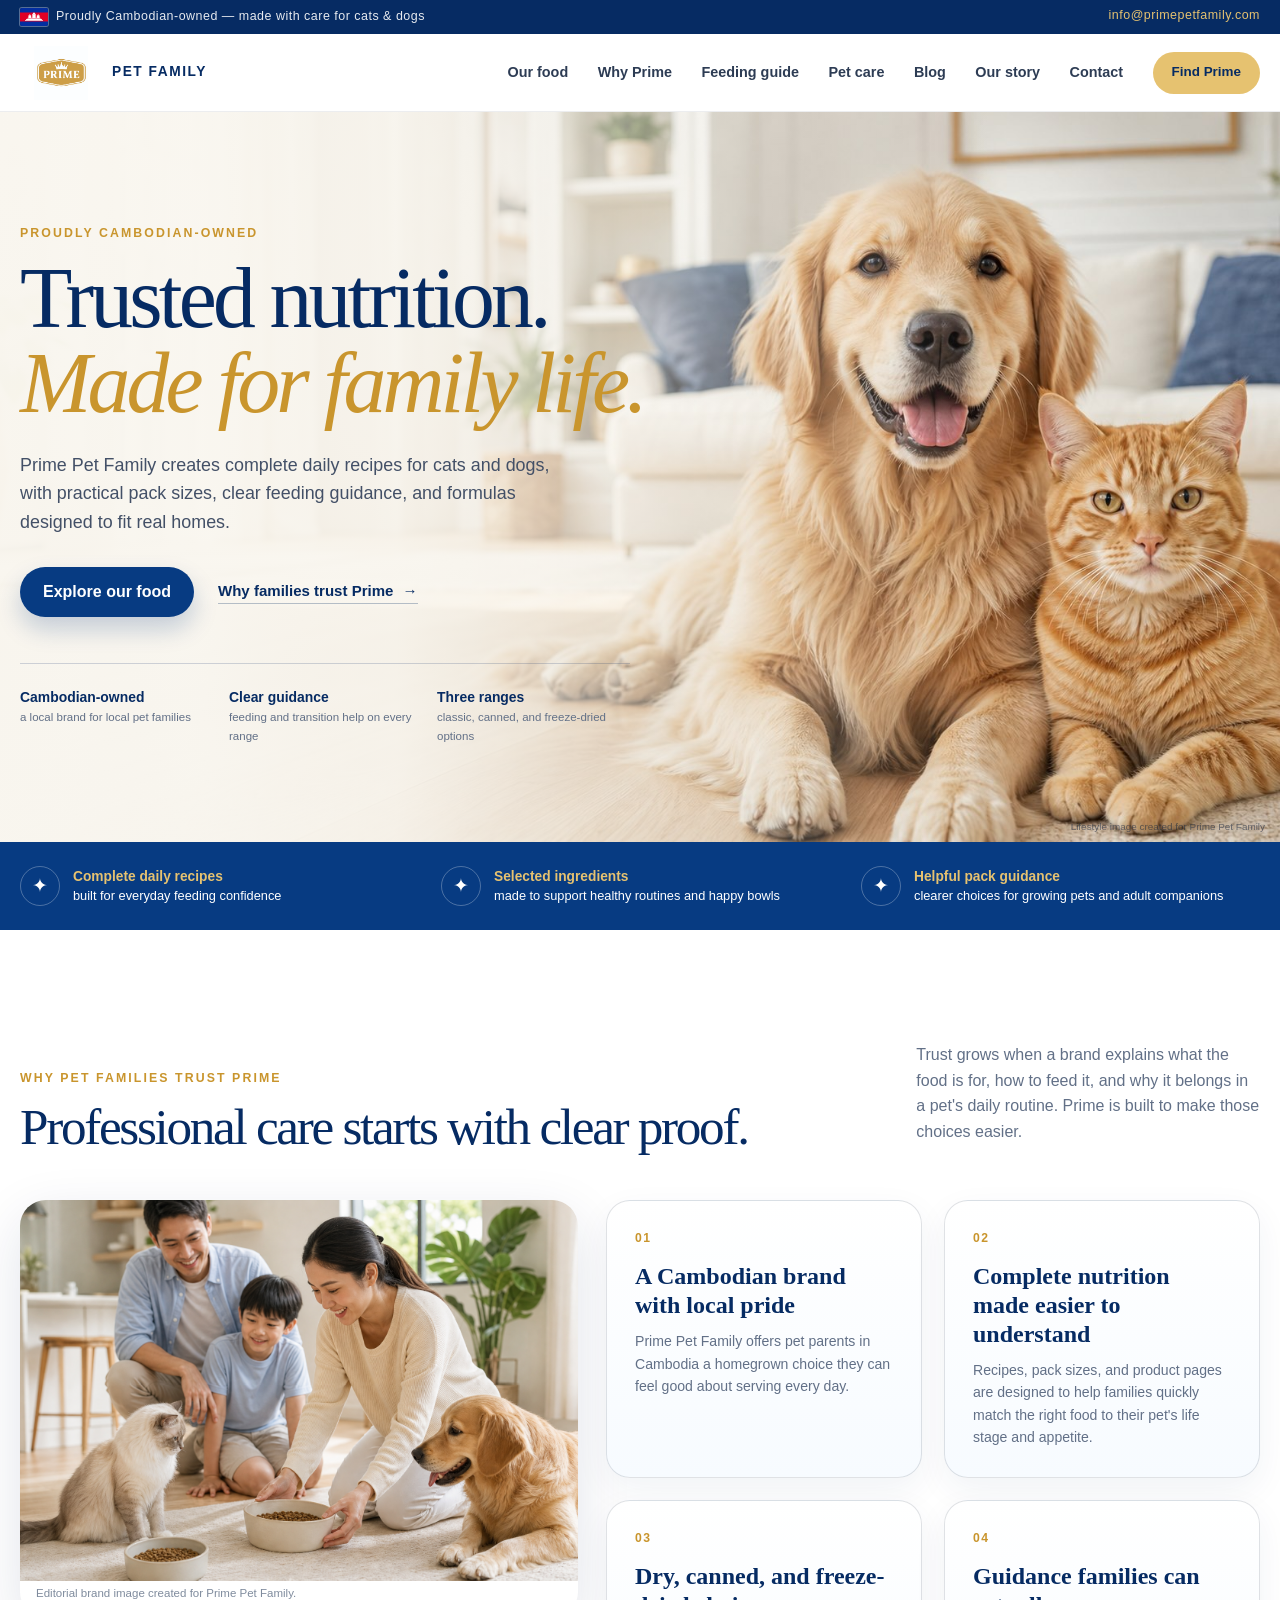
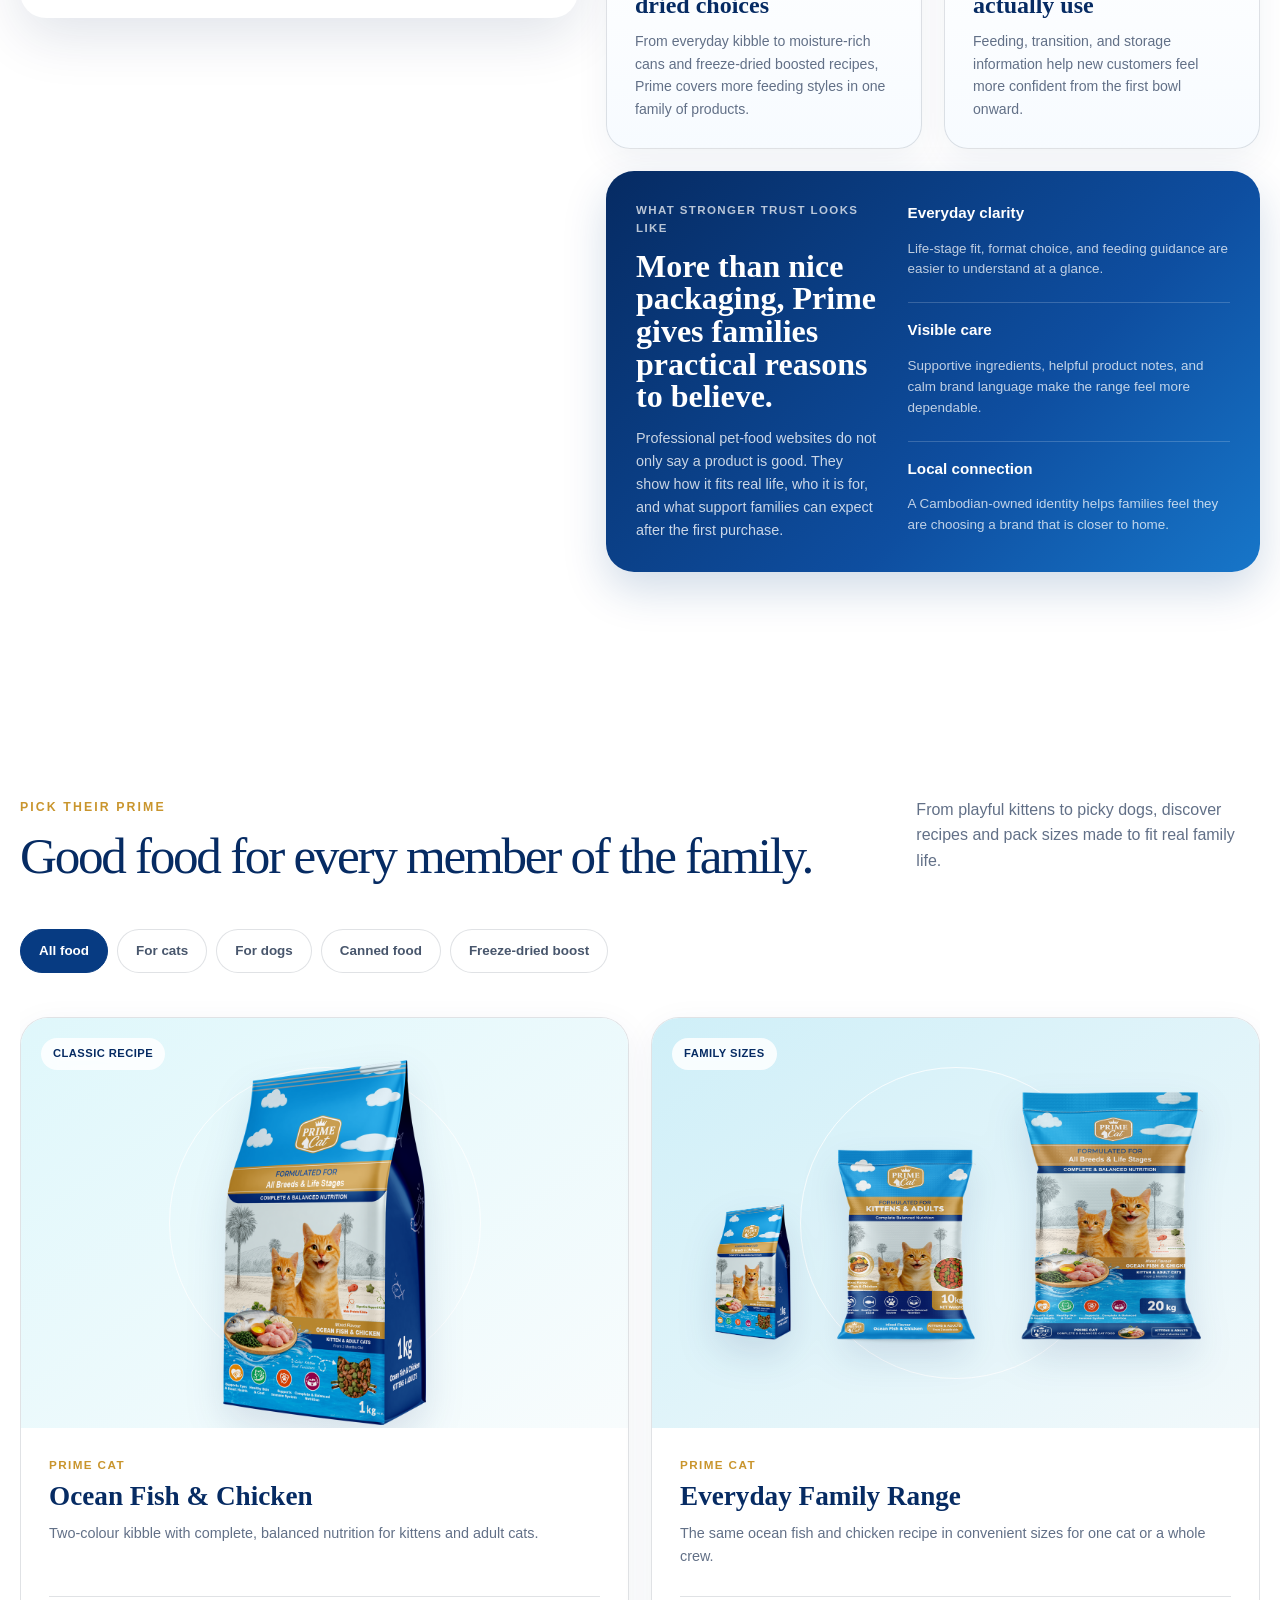
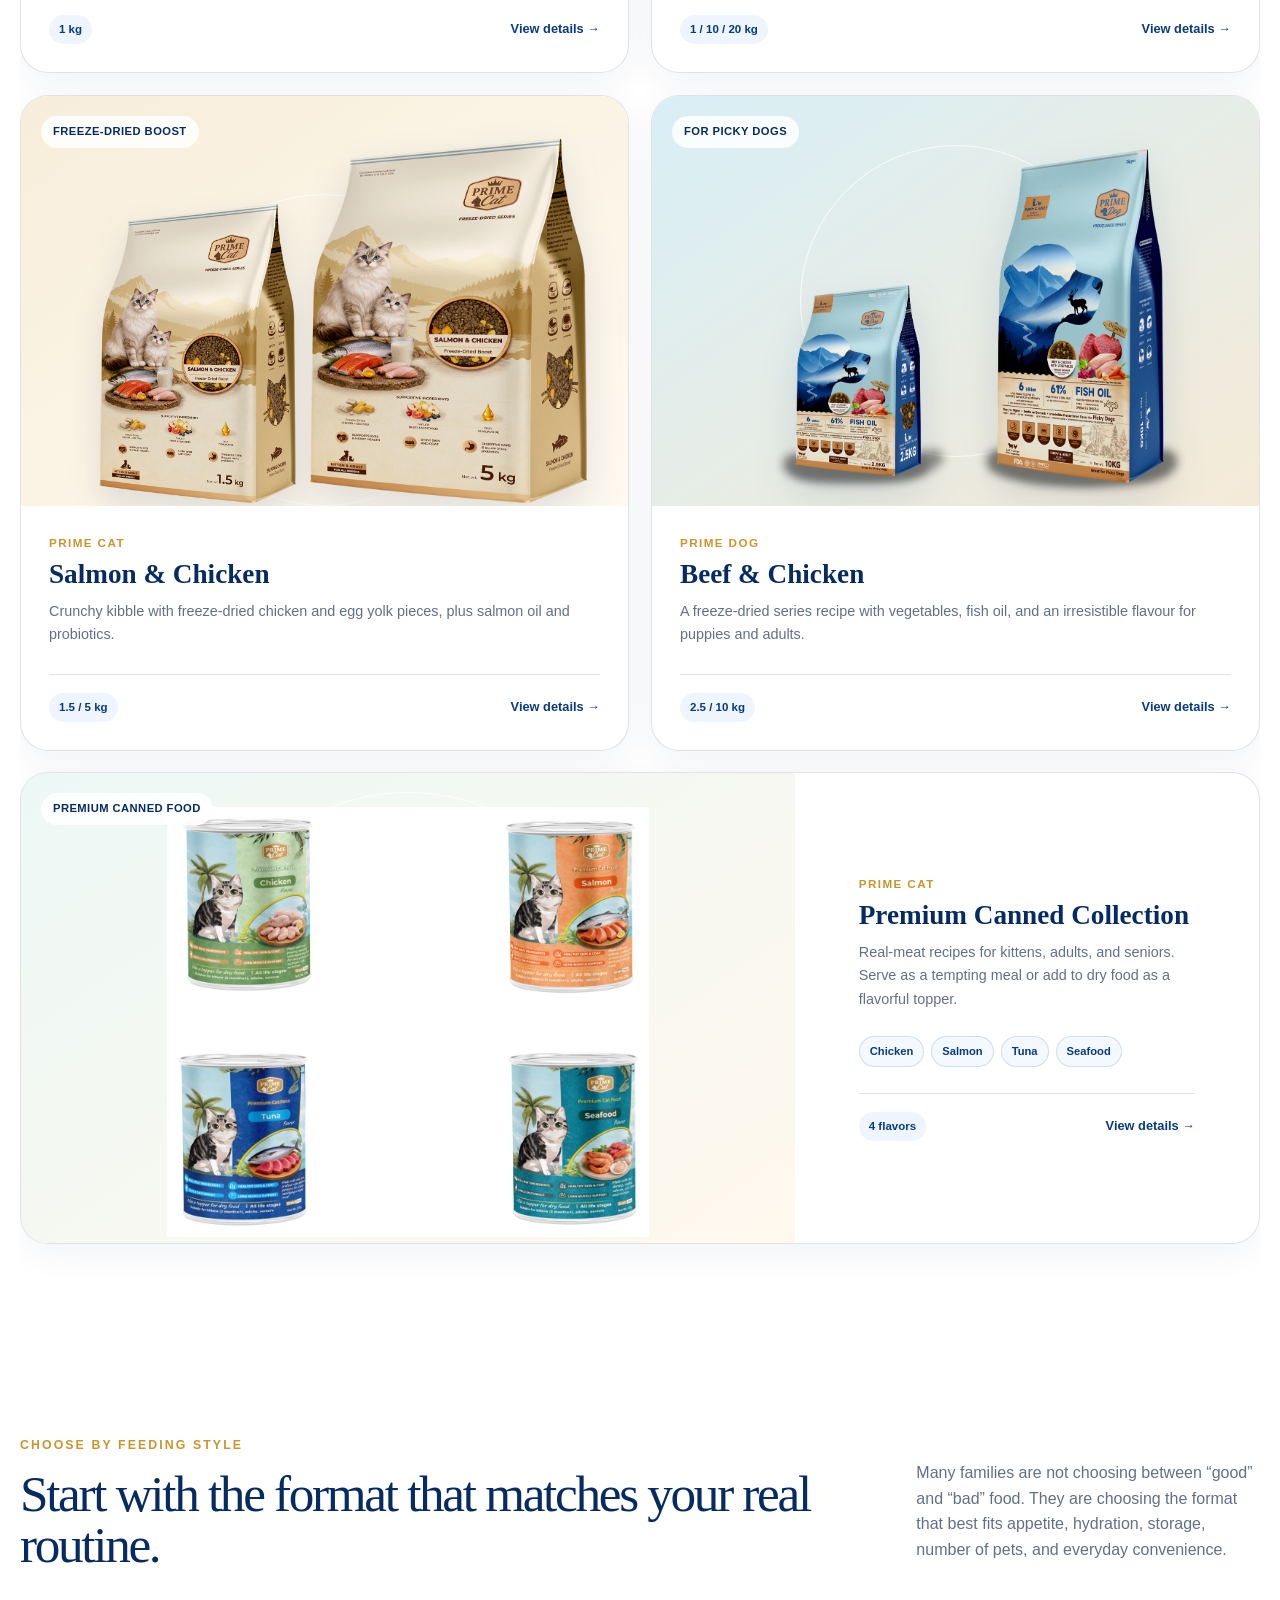
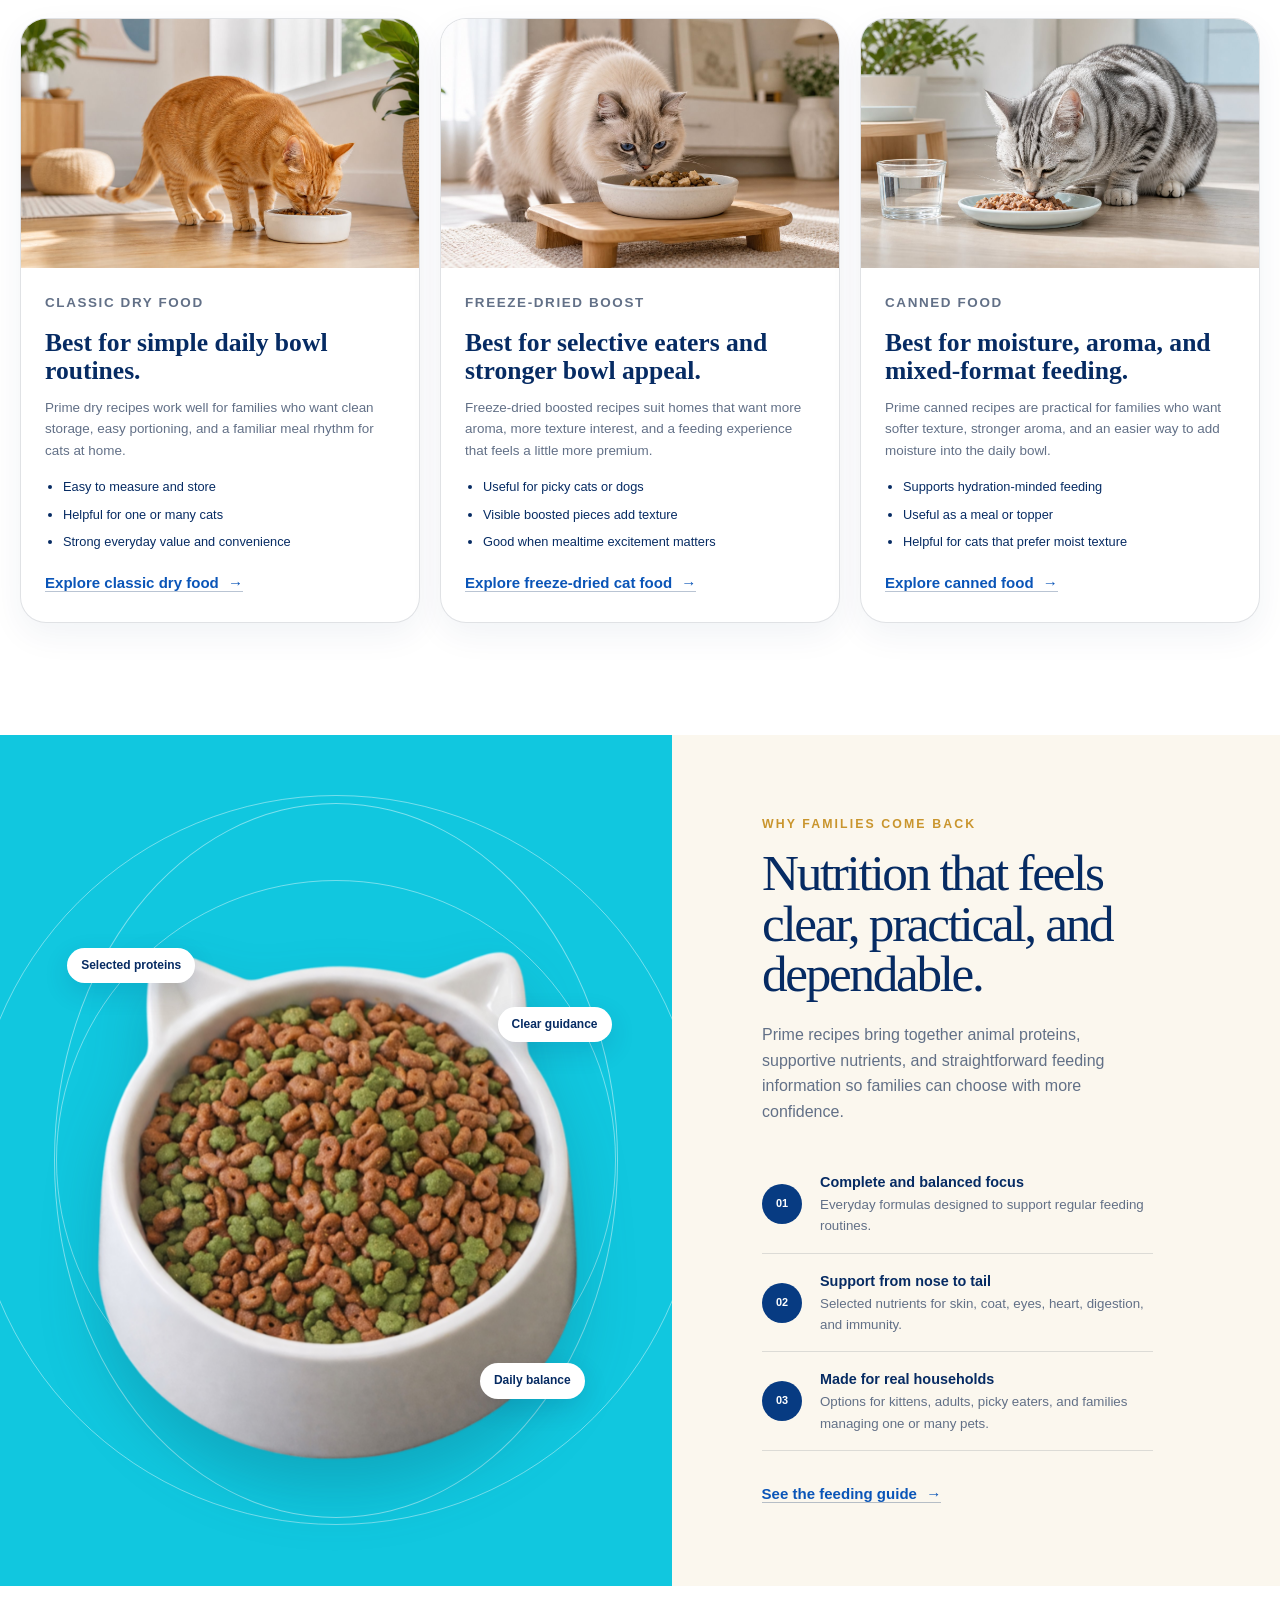
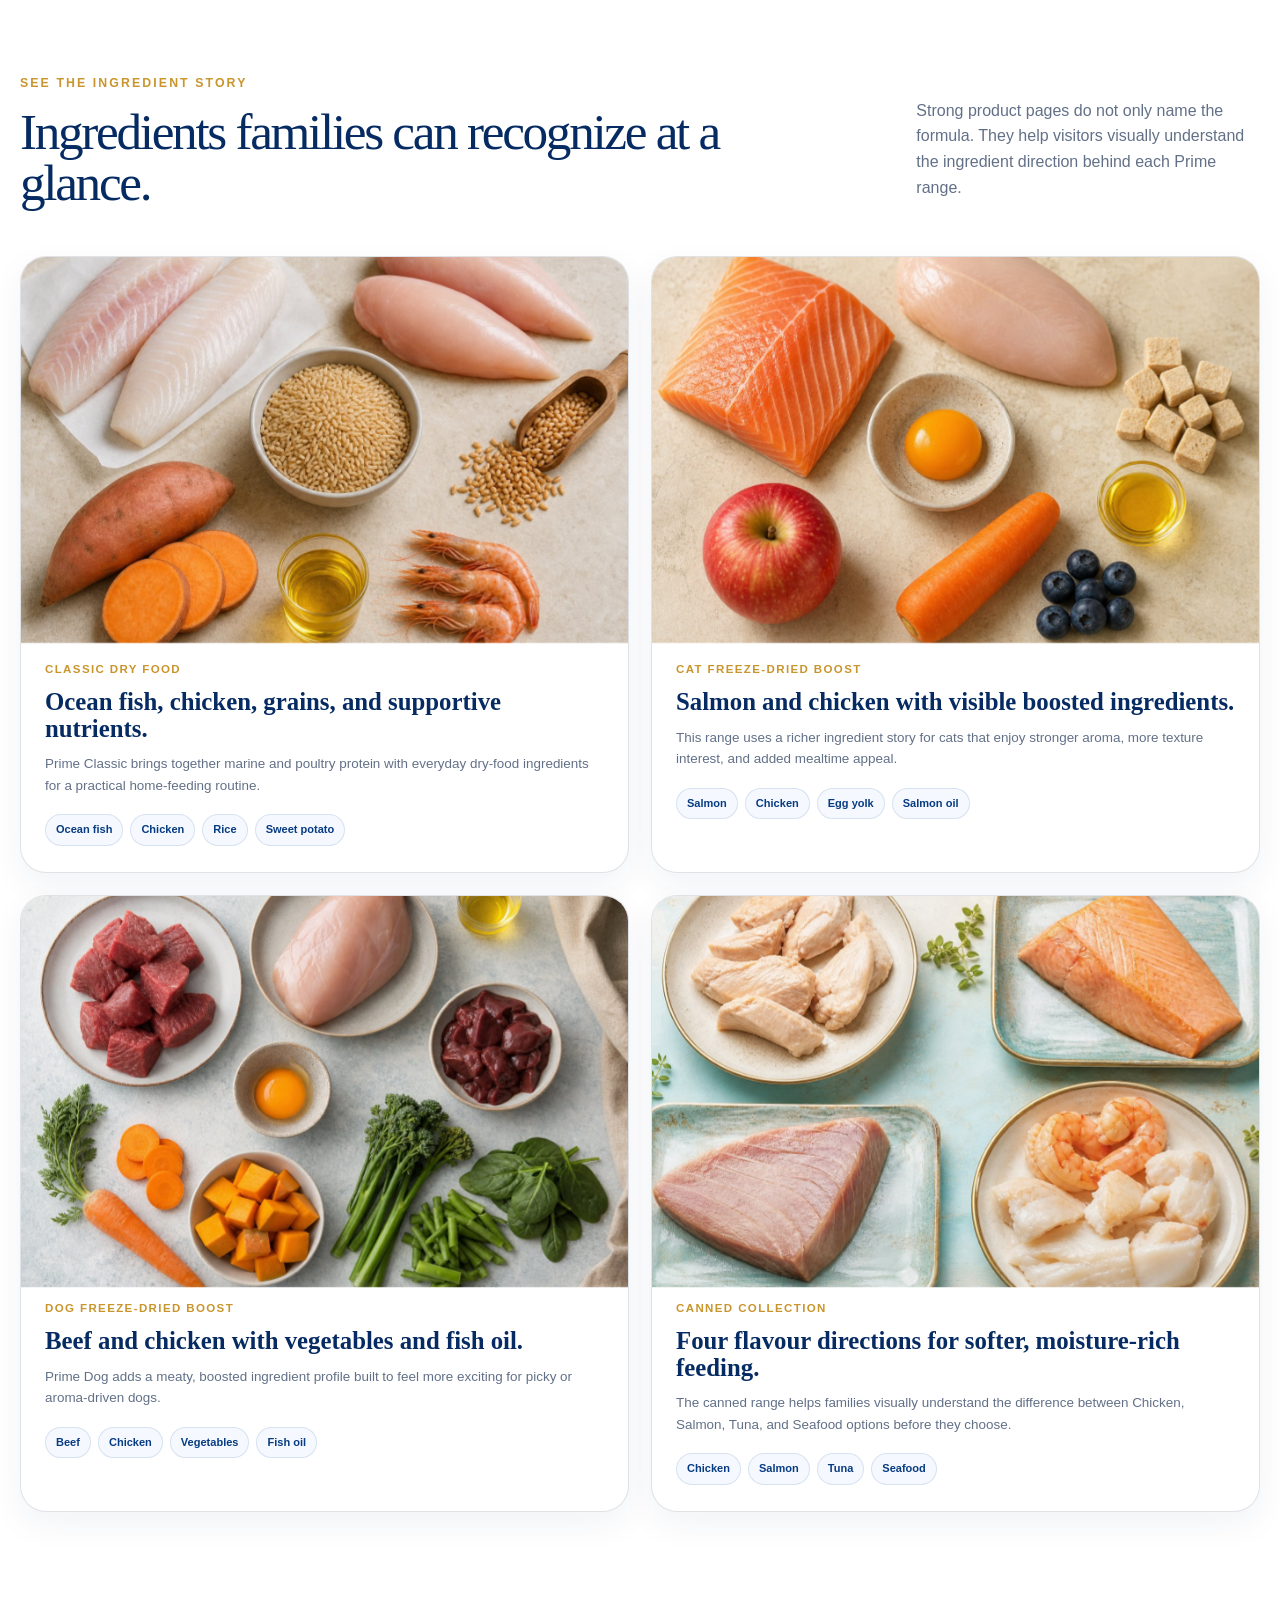
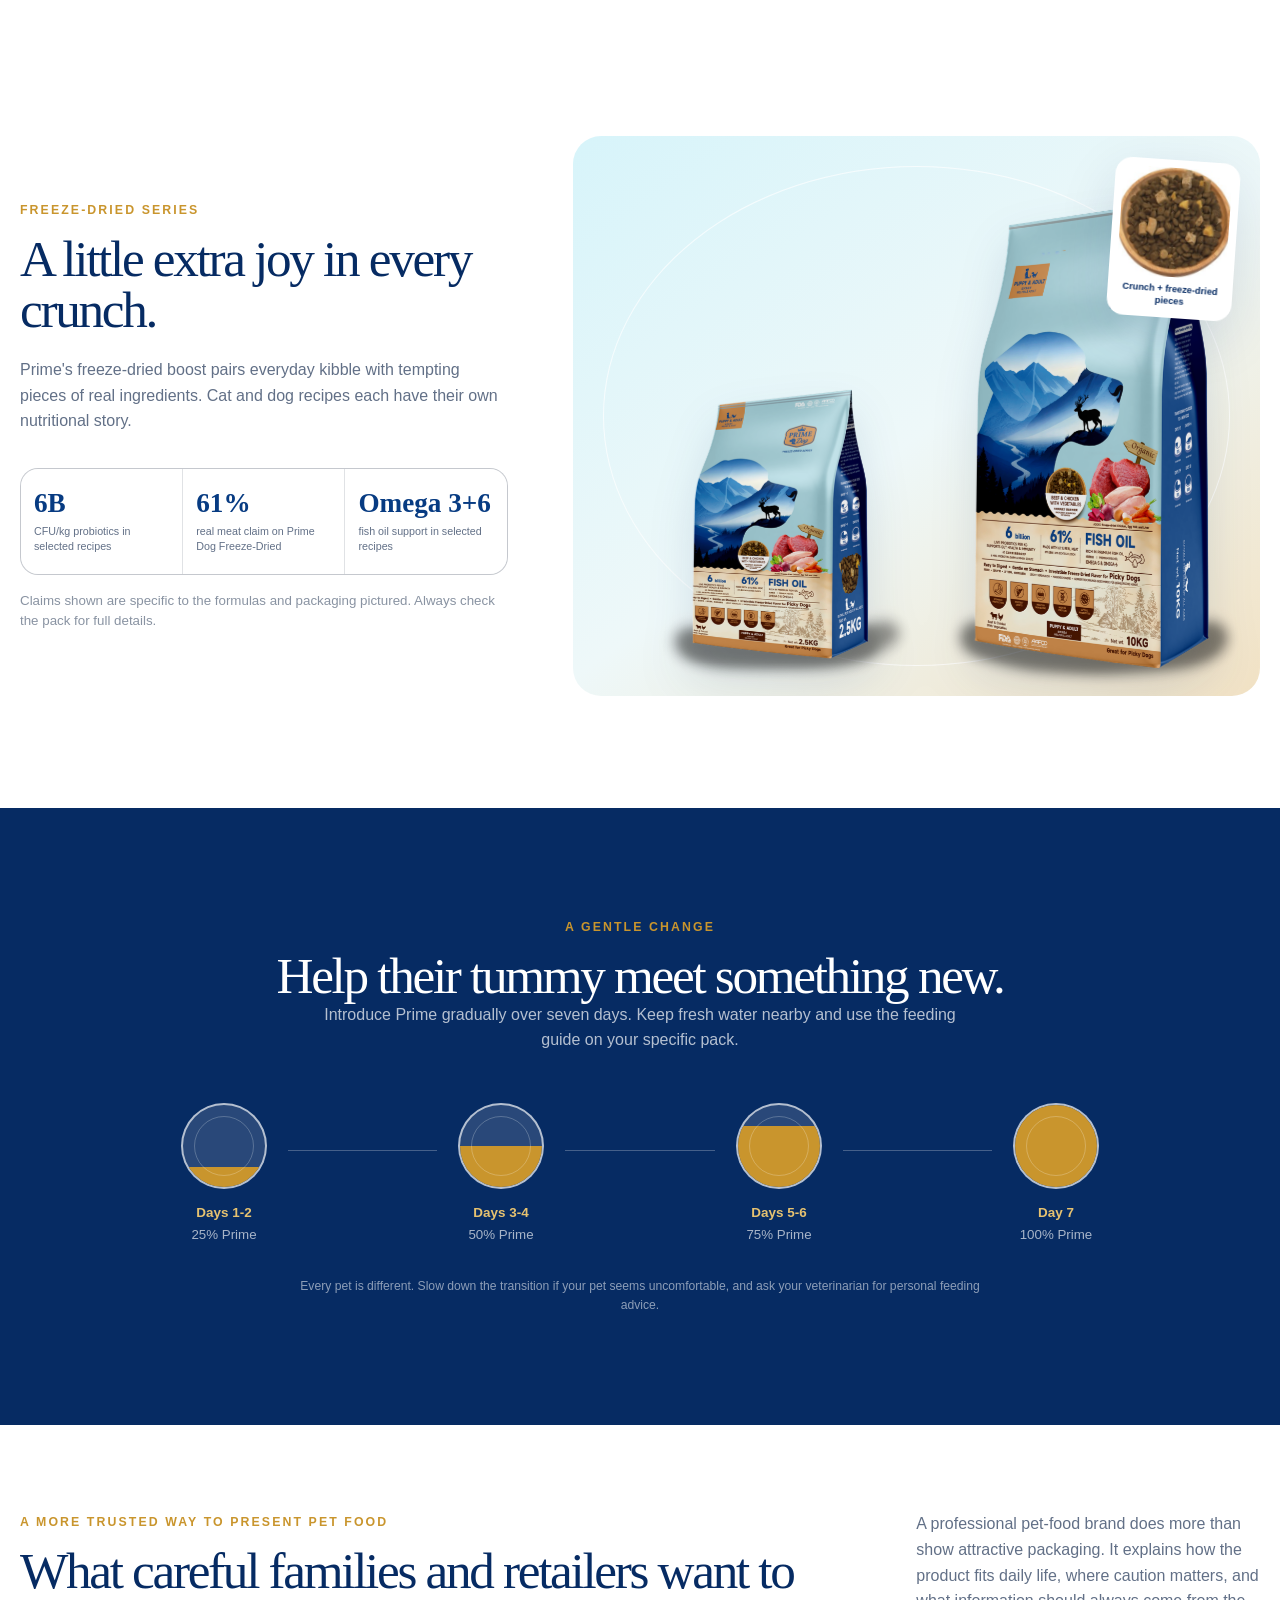
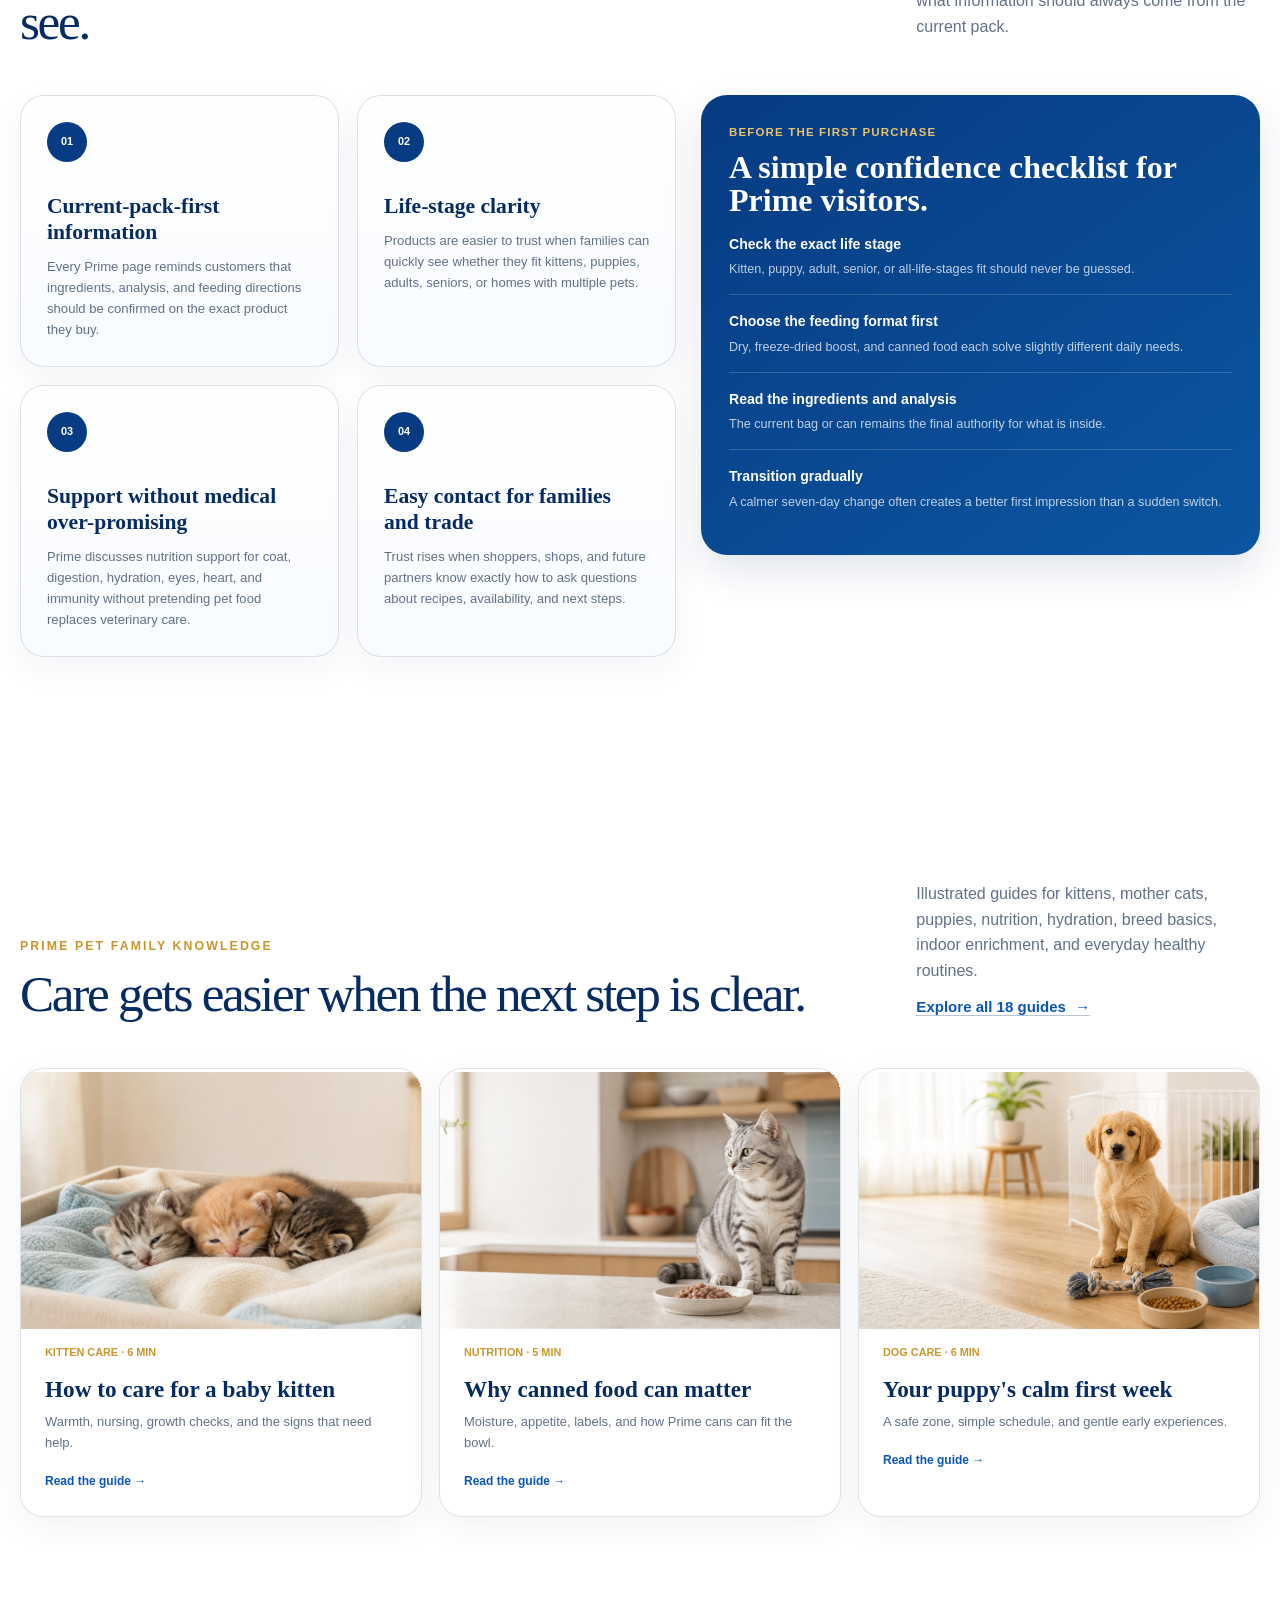
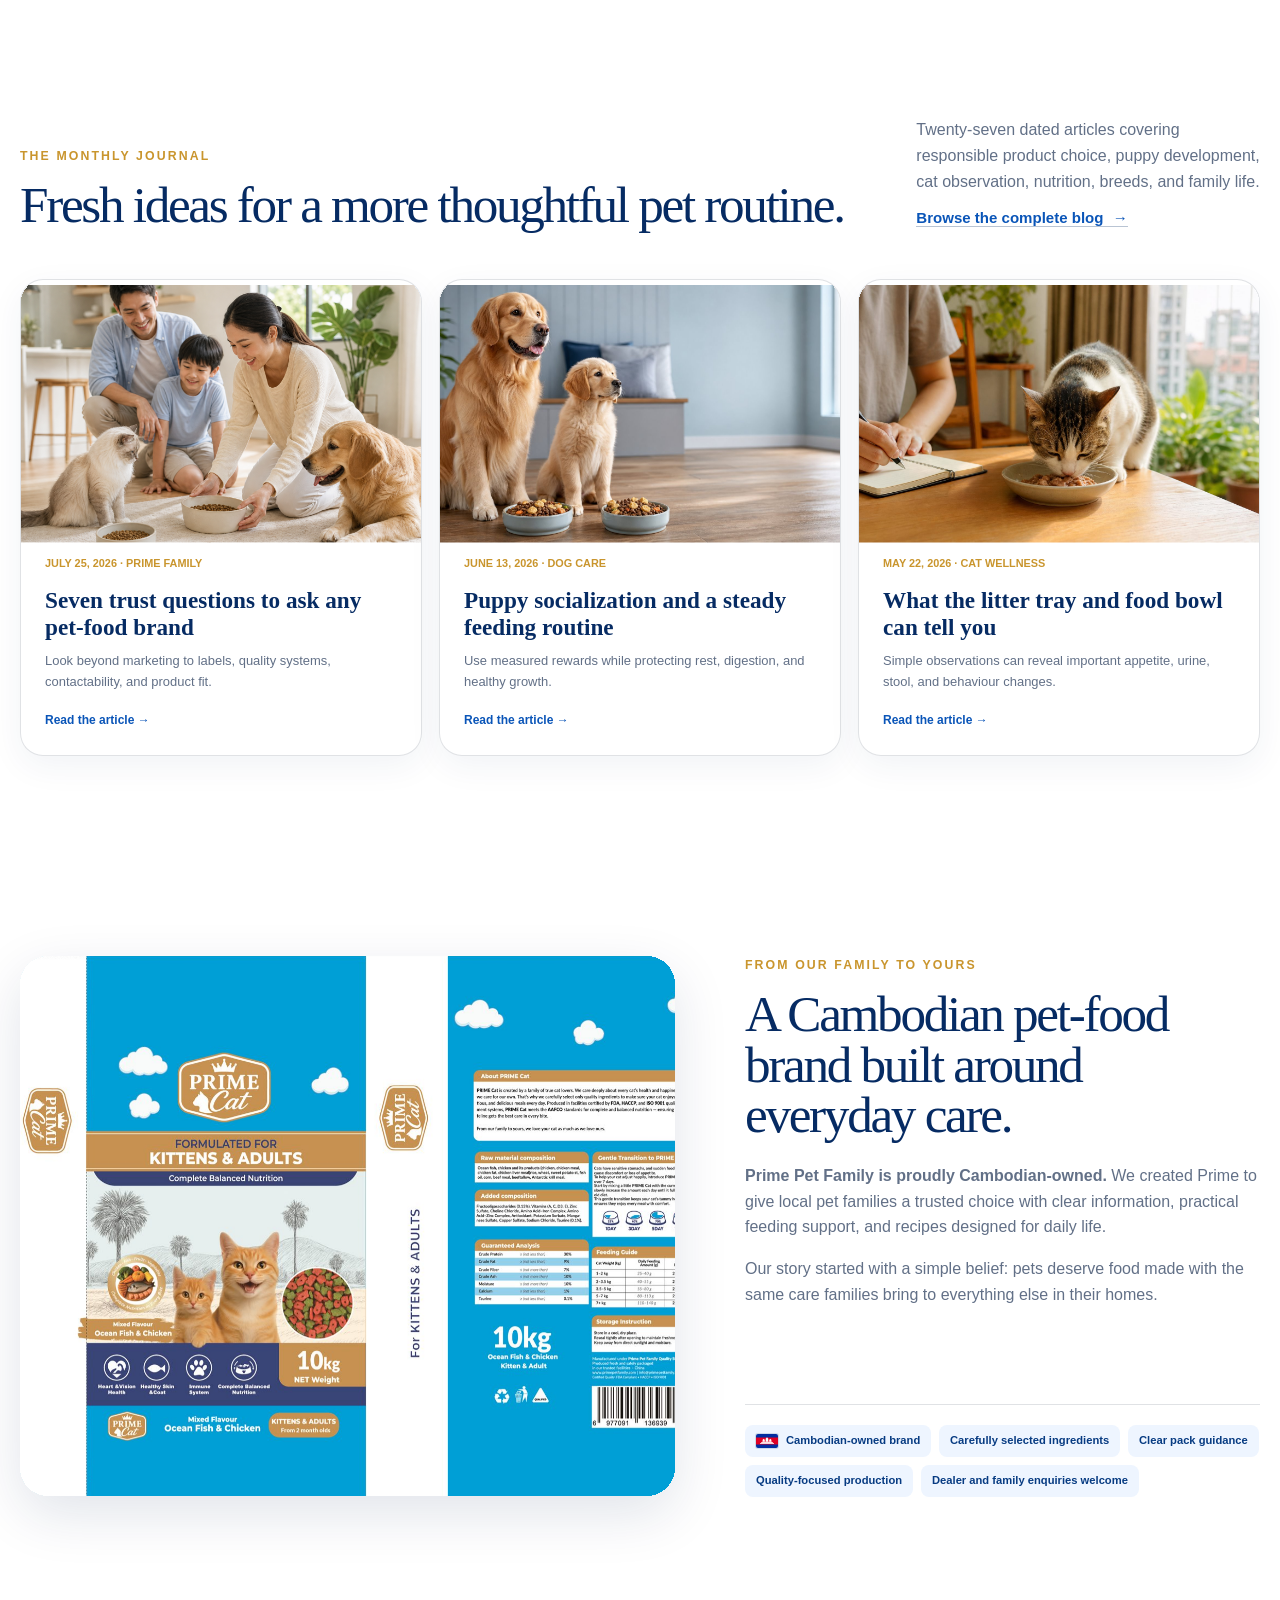
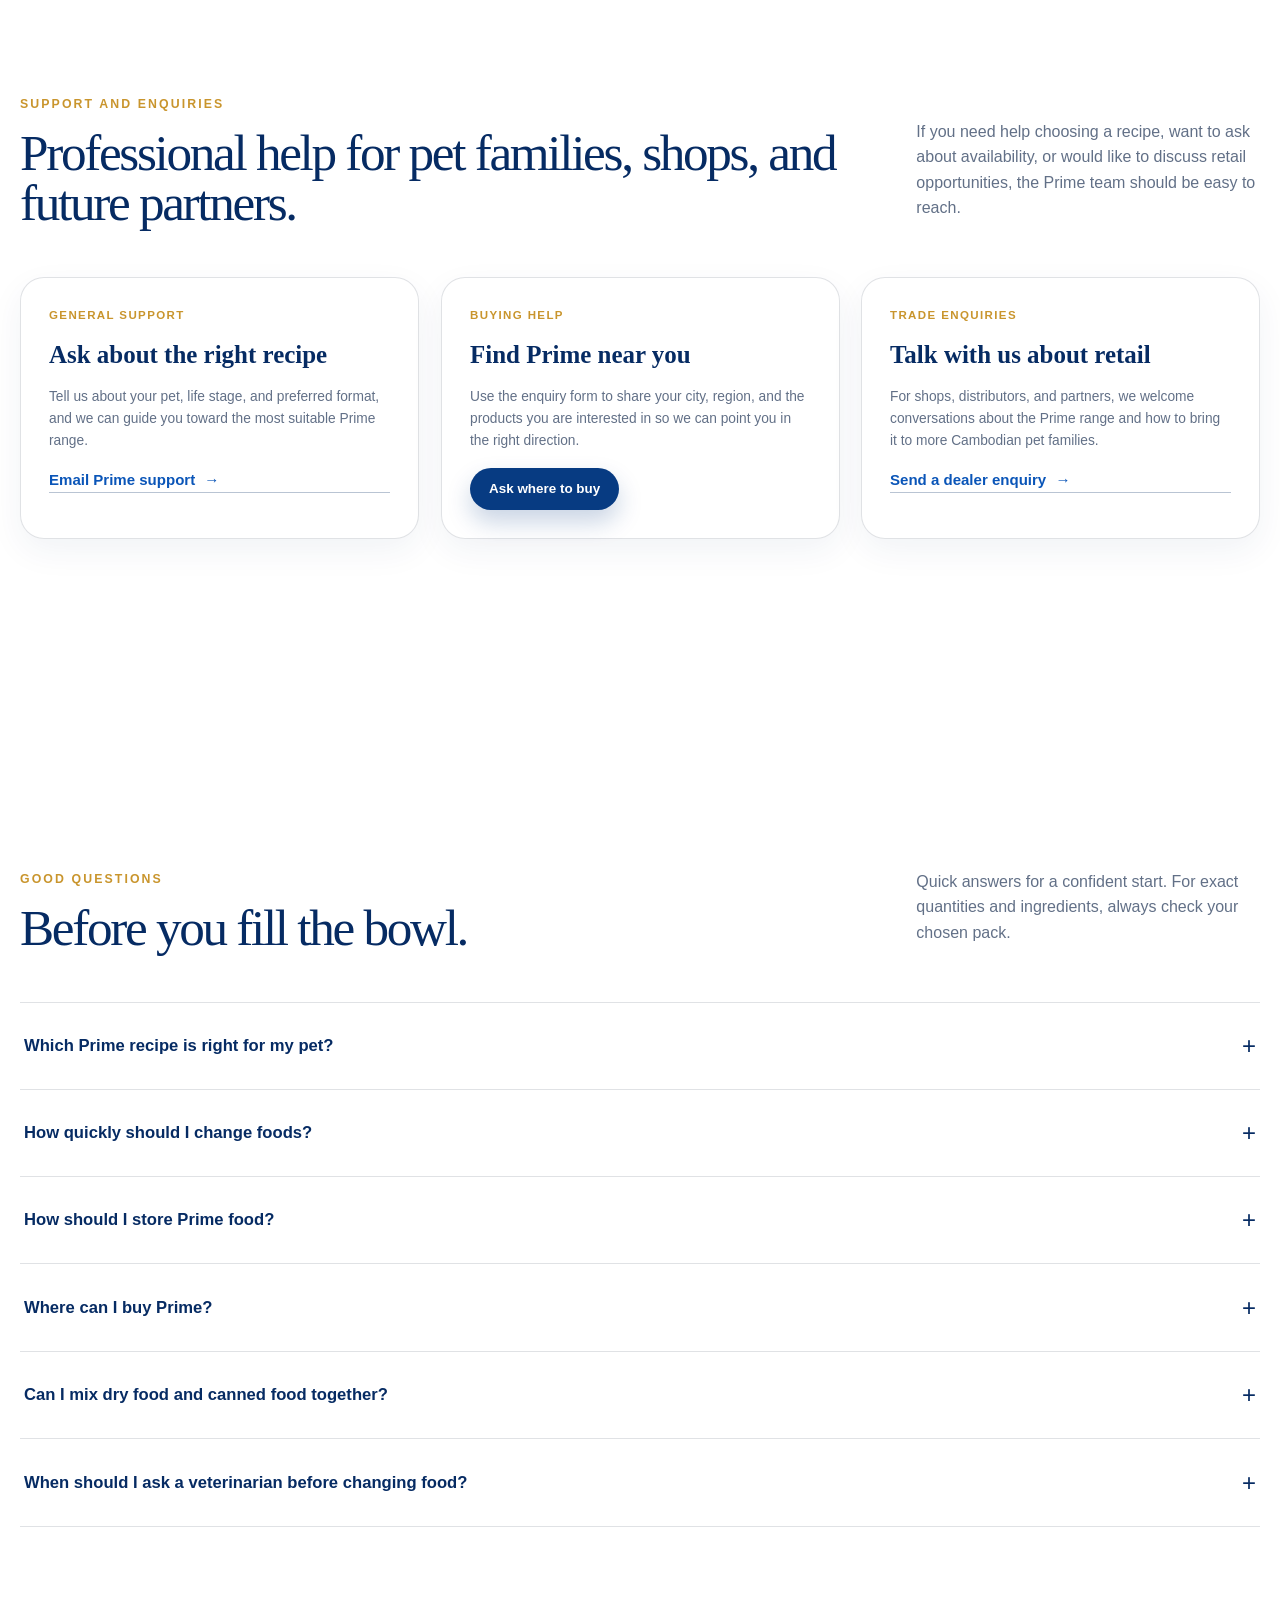
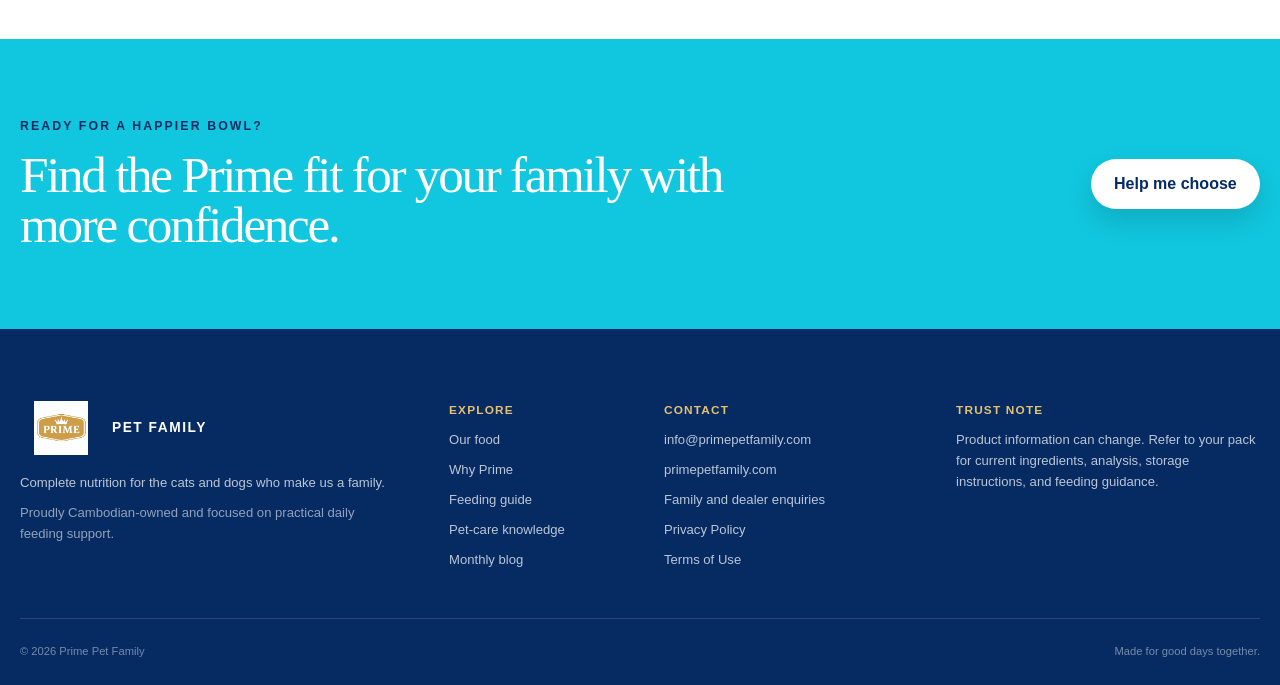
<file: index.html>
<!doctype html>
<html lang="en">
<head>
  <meta charset="utf-8">
  <meta name="viewport" content="width=device-width, initial-scale=1">
  <meta name="description" content="Prime Pet Family complete and balanced cat and dog food with practical feeding support for every life stage.">
  <meta name="theme-color" content="#073b82">
  <meta property="og:title" content="Prime Pet Family | Trusted nutrition for family life">
  <meta property="og:description" content="Cambodian-owned cat and dog food with clear feeding support, classic dry food, canned food, and freeze-dried options.">
  <meta property="og:type" content="website">
  <meta property="og:url" content="https://primepetfamily.com/">
  <meta property="og:image" content="https://primepetfamily.com/assets/trust-family-scene.png">
  <link rel="canonical" href="https://primepetfamily.com/">
  <title>Prime Pet Family | Trusted nutrition for family life</title>
  <script type="application/ld+json">
  {
    "@context": "https://schema.org",
    "@graph": [
      {
        "@type": "Organization",
        "name": "Prime Pet Family",
        "url": "https://primepetfamily.com/",
        "logo": "https://primepetfamily.com/assets/prime-logo.jpg",
        "brand": "Prime Pet Family",
        "email": "info@primepetfamily.com",
        "description": "Cambodian-owned cat and dog food brand with classic dry food, freeze-dried, and canned options."
      },
      {
        "@type": "WebSite",
        "name": "Prime Pet Family",
        "url": "https://primepetfamily.com/",
        "inLanguage": "en"
      }
    ]
  }
  </script>
  <link rel="stylesheet" href="styles.css">
  <script src="script.js" defer></script>
</head>
<body>
  <a class="skip-link" href="#main">Skip to content</a>

  <div class="announcement">
    <span class="ownership-message"><img class="cambodia-flag" src="assets/cambodia-flag.svg" alt="Flag of Cambodia">Proudly Cambodian-owned &mdash; made with care for cats &amp; dogs</span>
    <a href="mailto:info@primepetfamily.com">info@primepetfamily.com</a>
  </div>

  <header class="site-header" id="top">
    <a class="brand" href="#top" aria-label="Prime Pet Family home">
      <img src="assets/prime-logo.jpg" alt="Prime">
      <span>Pet Family</span>
    </a>

    <button class="menu-toggle" type="button" aria-expanded="false" aria-controls="primary-nav">
      <span></span><span></span><span></span>
      <span class="sr-only">Open navigation</span>
    </button>

    <nav class="primary-nav" id="primary-nav" aria-label="Primary navigation">
      <a href="#products">Our food</a>
      <a href="#why-prime">Why Prime</a>
      <a href="#feeding">Feeding guide</a>
      <a href="knowledge.html">Pet care</a>
      <a href="blog.html">Blog</a>
      <a href="#story">Our story</a>
      <a href="#contact">Contact</a>
      <button class="button button-small button-gold js-open-inquiry" type="button" data-product="General product enquiry">Find Prime</button>
    </nav>
  </header>

  <main id="main">
    <section class="hero" aria-labelledby="hero-title">
      <div class="hero-overlay"></div>
      <div class="hero-content">
        <p class="eyebrow">Proudly Cambodian-owned</p>
        <h1 id="hero-title">Trusted nutrition.<br><em>Made for family life.</em></h1>
        <p class="hero-copy">Prime Pet Family creates complete daily recipes for cats and dogs, with practical pack sizes, clear feeding guidance, and formulas designed to fit real homes.</p>
        <div class="hero-actions">
          <a class="button button-blue" href="#products">Explore our food</a>
          <a class="text-link" href="#why-prime">Why families trust Prime <span aria-hidden="true">&rarr;</span></a>
        </div>
        <div class="hero-proof" aria-label="Product highlights">
          <div><strong>Cambodian-owned</strong><span>a local brand for local pet families</span></div>
          <div><strong>Clear guidance</strong><span>feeding and transition help on every range</span></div>
          <div><strong>Three ranges</strong><span>classic, canned, and freeze-dried options</span></div>
        </div>
      </div>
      <p class="image-note">Lifestyle image created for Prime Pet Family</p>
    </section>

    <section class="trust-bar" aria-label="Prime benefits">
      <div><span class="trust-icon">&#10022;</span><span><strong>Complete daily recipes</strong> built for everyday feeding confidence</span></div>
      <div><span class="trust-icon">&#10022;</span><span><strong>Selected ingredients</strong> made to support healthy routines and happy bowls</span></div>
      <div><span class="trust-icon">&#10022;</span><span><strong>Helpful pack guidance</strong> clearer choices for growing pets and adult companions</span></div>
    </section>

    <section class="section trust-section" id="trust" aria-labelledby="trust-title">
      <div class="section-heading heading-row">
        <div>
          <p class="eyebrow">Why pet families trust Prime</p>
          <h2 id="trust-title">Professional care starts with clear proof.</h2>
        </div>
        <p>Trust grows when a brand explains what the food is for, how to feed it, and why it belongs in a pet's daily routine. Prime is built to make those choices easier.</p>
      </div>
      <div class="trust-layout">
        <figure class="trust-visual">
          <img src="assets/trust-family-scene.png" alt="Cambodian family at home feeding their cat and dog in a calm daily routine" loading="lazy">
          <figcaption>Editorial brand image created for Prime Pet Family.</figcaption>
        </figure>
        <div class="trust-content">
          <div class="trust-grid">
            <article class="trust-card">
              <p class="trust-card-kicker">01</p>
              <h3>A Cambodian brand with local pride</h3>
              <p>Prime Pet Family offers pet parents in Cambodia a homegrown choice they can feel good about serving every day.</p>
            </article>
            <article class="trust-card">
              <p class="trust-card-kicker">02</p>
              <h3>Complete nutrition made easier to understand</h3>
              <p>Recipes, pack sizes, and product pages are designed to help families quickly match the right food to their pet's life stage and appetite.</p>
            </article>
            <article class="trust-card">
              <p class="trust-card-kicker">03</p>
              <h3>Dry, canned, and freeze-dried choices</h3>
              <p>From everyday kibble to moisture-rich cans and freeze-dried boosted recipes, Prime covers more feeding styles in one family of products.</p>
            </article>
            <article class="trust-card">
              <p class="trust-card-kicker">04</p>
              <h3>Guidance families can actually use</h3>
              <p>Feeding, transition, and storage information help new customers feel more confident from the first bowl onward.</p>
            </article>
          </div>
          <div class="trust-proof-panel">
            <div class="trust-proof-copy">
              <p class="trust-proof-label">What stronger trust looks like</p>
              <h3>More than nice packaging, Prime gives families practical reasons to believe.</h3>
              <p>Professional pet-food websites do not only say a product is good. They show how it fits real life, who it is for, and what support families can expect after the first purchase.</p>
            </div>
            <ul class="trust-proof-list">
              <li>
                <strong>Everyday clarity</strong>
                <span>Life-stage fit, format choice, and feeding guidance are easier to understand at a glance.</span>
              </li>
              <li>
                <strong>Visible care</strong>
                <span>Supportive ingredients, helpful product notes, and calm brand language make the range feel more dependable.</span>
              </li>
              <li>
                <strong>Local connection</strong>
                <span>A Cambodian-owned identity helps families feel they are choosing a brand that is closer to home.</span>
              </li>
            </ul>
          </div>
        </div>
      </div>
    </section>

    <section class="section products-section" id="products" aria-labelledby="products-title">
      <div class="section-heading heading-row">
        <div>
          <p class="eyebrow">Pick their Prime</p>
          <h2 id="products-title">Good food for every member of the family.</h2>
        </div>
        <p>From playful kittens to picky dogs, discover recipes and pack sizes made to fit real family life.</p>
      </div>

      <div class="filter-bar" role="group" aria-label="Filter products">
        <button class="filter-button active" type="button" data-filter="all" aria-pressed="true">All food</button>
        <button class="filter-button" type="button" data-filter="cat" aria-pressed="false">For cats</button>
        <button class="filter-button" type="button" data-filter="dog" aria-pressed="false">For dogs</button>
        <button class="filter-button" type="button" data-filter="canned" aria-pressed="false">Canned food</button>
        <button class="filter-button" type="button" data-filter="freeze" aria-pressed="false">Freeze-dried boost</button>
      </div>

      <div class="product-grid" id="product-grid">
        <article class="product-card product-card-blue" data-categories="cat classic">
          <div class="product-image-wrap">
            <span class="product-badge">Classic recipe</span>
            <img src="assets/prime-cat-1kg-web.png" alt="Prime Cat Ocean Fish and Chicken 1 kilogram bag" loading="lazy">
          </div>
          <div class="product-body">
            <p class="product-pet">Prime Cat</p>
            <h3>Ocean Fish &amp; Chicken</h3>
            <p>Two-colour kibble with complete, balanced nutrition for kittens and adult cats.</p>
            <div class="product-footer">
              <span class="size-pill">1 kg</span>
              <a class="card-link" href="product.html?id=cat-classic">View details <span aria-hidden="true">&rarr;</span></a>
            </div>
          </div>
        </article>

        <article class="product-card product-card-sky" data-categories="cat classic">
          <div class="product-image-wrap range-image">
            <span class="product-badge">Family sizes</span>
            <img src="assets/prime-cat-range-web.png" alt="Prime Cat Ocean Fish and Chicken bags in 1, 10 and 20 kilogram sizes" loading="lazy">
          </div>
          <div class="product-body">
            <p class="product-pet">Prime Cat</p>
            <h3>Everyday Family Range</h3>
            <p>The same ocean fish and chicken recipe in convenient sizes for one cat or a whole crew.</p>
            <div class="product-footer">
              <span class="size-pill">1 / 10 / 20 kg</span>
              <a class="card-link" href="product.html?id=cat-family">View details <span aria-hidden="true">&rarr;</span></a>
            </div>
          </div>
        </article>

        <article class="product-card product-card-cream" data-categories="cat freeze">
          <div class="product-image-wrap dual-product">
            <span class="product-badge">Freeze-dried boost</span>
            <img src="assets/prime-cat-freeze-1-5kg-web.png" alt="Prime Cat Salmon and Chicken Freeze-Dried Boost 1.5 kilogram bag" loading="lazy">
            <img src="assets/prime-cat-freeze-5kg-web.png" alt="Prime Cat Salmon and Chicken Freeze-Dried Boost 5 kilogram bag" loading="lazy">
          </div>
          <div class="product-body">
            <p class="product-pet">Prime Cat</p>
            <h3>Salmon &amp; Chicken</h3>
            <p>Crunchy kibble with freeze-dried chicken and egg yolk pieces, plus salmon oil and probiotics.</p>
            <div class="product-footer">
              <span class="size-pill">1.5 / 5 kg</span>
              <a class="card-link" href="product.html?id=cat-freeze">View details <span aria-hidden="true">&rarr;</span></a>
            </div>
          </div>
        </article>

        <article class="product-card product-card-dog" data-categories="dog freeze">
          <div class="product-image-wrap range-image">
            <span class="product-badge">For picky dogs</span>
            <img src="assets/prime-dog-range-web.png" alt="Prime Dog Beef and Chicken Freeze-Dried Series bags in 2.5 and 10 kilogram sizes" loading="lazy">
          </div>
          <div class="product-body">
            <p class="product-pet">Prime Dog</p>
            <h3>Beef &amp; Chicken</h3>
            <p>A freeze-dried series recipe with vegetables, fish oil, and an irresistible flavour for puppies and adults.</p>
            <div class="product-footer">
              <span class="size-pill">2.5 / 10 kg</span>
              <a class="card-link" href="product.html?id=dog-freeze">View details <span aria-hidden="true">&rarr;</span></a>
            </div>
          </div>
        </article>

        <article class="product-card product-card-canned" data-categories="cat canned">
          <div class="product-image-wrap range-image">
            <span class="product-badge">Premium canned food</span>
            <img src="assets/prime-cat-cans-web.png" alt="Prime Cat premium canned food in Chicken, Salmon, Tuna and Seafood flavors" loading="lazy">
          </div>
          <div class="product-body">
            <p class="product-pet">Prime Cat</p>
            <h3>Premium Canned Collection</h3>
            <p>Real-meat recipes for kittens, adults, and seniors. Serve as a tempting meal or add to dry food as a flavorful topper.</p>
            <div class="canned-flavours" aria-label="Available flavors">
              <span>Chicken</span><span>Salmon</span><span>Tuna</span><span>Seafood</span>
            </div>
            <div class="product-footer">
              <span class="size-pill">4 flavors</span>
              <a class="card-link" href="product.html?id=cat-canned">View details <span aria-hidden="true">&rarr;</span></a>
            </div>
          </div>
        </article>
      </div>
      <p class="filter-empty" id="filter-empty" hidden>No products match this filter yet.</p>
    </section>

    <section class="section format-section" id="compare-formats" aria-labelledby="format-title">
      <div class="section-heading heading-row">
        <div>
          <p class="eyebrow">Choose by feeding style</p>
          <h2 id="format-title">Start with the format that matches your real routine.</h2>
        </div>
        <p>Many families are not choosing between “good” and “bad” food. They are choosing the format that best fits appetite, hydration, storage, number of pets, and everyday convenience.</p>
      </div>
      <div class="format-grid">
        <article class="format-card">
          <img src="assets/support-cat-classic-mealtime-web.jpg" alt="Orange tabby cat calmly eating dry kibble from a ceramic bowl" loading="lazy">
          <div class="format-copy">
            <p class="format-kicker">Classic dry food</p>
            <h3>Best for simple daily bowl routines.</h3>
            <p>Prime dry recipes work well for families who want clean storage, easy portioning, and a familiar meal rhythm for cats at home.</p>
            <ul>
              <li>Easy to measure and store</li>
              <li>Helpful for one or many cats</li>
              <li>Strong everyday value and convenience</li>
            </ul>
            <a class="text-link text-link-blue" href="product.html?id=cat-classic">Explore classic dry food <span aria-hidden="true">&rarr;</span></a>
          </div>
        </article>
        <article class="format-card">
          <img src="assets/support-cat-freeze-appeal-web.jpg" alt="Long-haired cat sniffing a bowl with visible freeze-dried pieces" loading="lazy">
          <div class="format-copy">
            <p class="format-kicker">Freeze-dried boost</p>
            <h3>Best for selective eaters and stronger bowl appeal.</h3>
            <p>Freeze-dried boosted recipes suit homes that want more aroma, more texture interest, and a feeding experience that feels a little more premium.</p>
            <ul>
              <li>Useful for picky cats or dogs</li>
              <li>Visible boosted pieces add texture</li>
              <li>Good when mealtime excitement matters</li>
            </ul>
            <a class="text-link text-link-blue" href="product.html?id=cat-freeze">Explore freeze-dried cat food <span aria-hidden="true">&rarr;</span></a>
          </div>
        </article>
        <article class="format-card">
          <img src="assets/support-cat-canned-hydration-web.jpg" alt="Silver tabby cat enjoying moist canned food beside fresh water" loading="lazy">
          <div class="format-copy">
            <p class="format-kicker">Canned food</p>
            <h3>Best for moisture, aroma, and mixed-format feeding.</h3>
            <p>Prime canned recipes are practical for families who want softer texture, stronger aroma, and an easier way to add moisture into the daily bowl.</p>
            <ul>
              <li>Supports hydration-minded feeding</li>
              <li>Useful as a meal or topper</li>
              <li>Helpful for cats that prefer moist texture</li>
            </ul>
            <a class="text-link text-link-blue" href="product.html?id=cat-canned">Explore canned food <span aria-hidden="true">&rarr;</span></a>
          </div>
        </article>
      </div>
    </section>

    <section class="feature-story" id="why-prime" aria-labelledby="feature-title">
      <div class="feature-visual">
        <span class="orbit orbit-one"></span>
        <span class="orbit orbit-two"></span>
        <img class="bowl-image" src="assets/cat-food-bowl-web.png" alt="A white cat-shaped bowl filled with Prime Cat kibble" loading="lazy">
        <div class="ingredient-chip chip-one">Selected proteins</div>
        <div class="ingredient-chip chip-two">Clear guidance</div>
        <div class="ingredient-chip chip-three">Daily balance</div>
      </div>
      <div class="feature-copy">
        <p class="eyebrow">Why families come back</p>
        <h2 id="feature-title">Nutrition that feels clear, practical, and dependable.</h2>
        <p>Prime recipes bring together animal proteins, supportive nutrients, and straightforward feeding information so families can choose with more confidence.</p>
        <ul class="check-list">
          <li><span>01</span><div><strong>Complete and balanced focus</strong><small>Everyday formulas designed to support regular feeding routines.</small></div></li>
          <li><span>02</span><div><strong>Support from nose to tail</strong><small>Selected nutrients for skin, coat, eyes, heart, digestion, and immunity.</small></div></li>
          <li><span>03</span><div><strong>Made for real households</strong><small>Options for kittens, adults, picky eaters, and families managing one or many pets.</small></div></li>
        </ul>
        <a class="text-link text-link-blue" href="#feeding">See the feeding guide <span aria-hidden="true">&rarr;</span></a>
      </div>
    </section>

    <section class="section ingredient-gallery-section" aria-labelledby="ingredient-gallery-title">
      <div class="section-heading heading-row">
        <div>
          <p class="eyebrow">See the ingredient story</p>
          <h2 id="ingredient-gallery-title">Ingredients families can recognize at a glance.</h2>
        </div>
        <p>Strong product pages do not only name the formula. They help visitors visually understand the ingredient direction behind each Prime range.</p>
      </div>
      <div class="ingredient-gallery-grid">
        <article class="ingredient-gallery-card">
          <img src="assets/ingredients-classic.jpg" alt="Ocean fish, chicken, rice, wheat, sweet potato and marine oil arranged together" loading="lazy">
          <div class="ingredient-gallery-copy">
            <p class="ingredient-gallery-kicker">Classic dry food</p>
            <h3>Ocean fish, chicken, grains, and supportive nutrients.</h3>
            <p>Prime Classic brings together marine and poultry protein with everyday dry-food ingredients for a practical home-feeding routine.</p>
            <div class="ingredient-tags"><span>Ocean fish</span><span>Chicken</span><span>Rice</span><span>Sweet potato</span></div>
          </div>
        </article>
        <article class="ingredient-gallery-card">
          <img src="assets/ingredients-cat-freeze.jpg" alt="Salmon, chicken, egg yolk, fruits, vegetables and salmon oil arranged on a cream surface" loading="lazy">
          <div class="ingredient-gallery-copy">
            <p class="ingredient-gallery-kicker">Cat freeze-dried boost</p>
            <h3>Salmon and chicken with visible boosted ingredients.</h3>
            <p>This range uses a richer ingredient story for cats that enjoy stronger aroma, more texture interest, and added mealtime appeal.</p>
            <div class="ingredient-tags"><span>Salmon</span><span>Chicken</span><span>Egg yolk</span><span>Salmon oil</span></div>
          </div>
        </article>
        <article class="ingredient-gallery-card">
          <img src="assets/ingredients-dog-freeze.jpg" alt="Beef, chicken, liver, vegetables, egg yolk and fish oil arranged on a pale surface" loading="lazy">
          <div class="ingredient-gallery-copy">
            <p class="ingredient-gallery-kicker">Dog freeze-dried boost</p>
            <h3>Beef and chicken with vegetables and fish oil.</h3>
            <p>Prime Dog adds a meaty, boosted ingredient profile built to feel more exciting for picky or aroma-driven dogs.</p>
            <div class="ingredient-tags"><span>Beef</span><span>Chicken</span><span>Vegetables</span><span>Fish oil</span></div>
          </div>
        </article>
        <article class="ingredient-gallery-card">
          <img src="assets/ingredients-canned.jpg" alt="Chicken, salmon, tuna and seafood ingredients grouped by canned-food flavour" loading="lazy">
          <div class="ingredient-gallery-copy">
            <p class="ingredient-gallery-kicker">Canned collection</p>
            <h3>Four flavour directions for softer, moisture-rich feeding.</h3>
            <p>The canned range helps families visually understand the difference between Chicken, Salmon, Tuna, and Seafood options before they choose.</p>
            <div class="ingredient-tags"><span>Chicken</span><span>Salmon</span><span>Tuna</span><span>Seafood</span></div>
          </div>
        </article>
      </div>
    </section>

    <section class="section range-spotlight" aria-labelledby="range-title">
      <div class="spotlight-copy">
        <p class="eyebrow">Freeze-dried series</p>
        <h2 id="range-title">A little extra joy in every crunch.</h2>
        <p>Prime's freeze-dried boost pairs everyday kibble with tempting pieces of real ingredients. Cat and dog recipes each have their own nutritional story.</p>
        <div class="stat-grid">
          <div><strong>6B</strong><span>CFU/kg probiotics in selected recipes</span></div>
          <div><strong>61%</strong><span>real meat claim on Prime Dog Freeze-Dried</span></div>
          <div><strong>Omega 3+6</strong><span>fish oil support in selected recipes</span></div>
        </div>
        <small class="claim-note">Claims shown are specific to the formulas and packaging pictured. Always check the pack for full details.</small>
      </div>
      <div class="spotlight-visual">
        <div class="kibble-card">
          <img src="assets/freeze-dried-kibble-web.jpg" alt="Prime freeze-dried dog food kibble in a wooden bowl" loading="lazy">
          <span>Crunch + freeze-dried pieces</span>
        </div>
        <img class="dog-range-image" src="assets/prime-dog-range-web.png" alt="Prime Dog freeze-dried series family pack sizes" loading="lazy">
      </div>
    </section>

    <section class="feeding-section" id="feeding" aria-labelledby="feeding-title">
      <div class="section-heading centered">
        <p class="eyebrow">A gentle change</p>
        <h2 id="feeding-title">Help their tummy meet something new.</h2>
        <p>Introduce Prime gradually over seven days. Keep fresh water nearby and use the feeding guide on your specific pack.</p>
      </div>
      <div class="transition-track" role="list" aria-label="Seven day feeding transition">
        <div class="transition-step" role="listitem">
          <div class="bowl-chart"><span style="--new-food:25%"></span></div>
          <strong>Days 1-2</strong><small>25% Prime</small>
        </div>
        <div class="transition-line"></div>
        <div class="transition-step" role="listitem">
          <div class="bowl-chart"><span style="--new-food:50%"></span></div>
          <strong>Days 3-4</strong><small>50% Prime</small>
        </div>
        <div class="transition-line"></div>
        <div class="transition-step" role="listitem">
          <div class="bowl-chart"><span style="--new-food:75%"></span></div>
          <strong>Days 5-6</strong><small>75% Prime</small>
        </div>
        <div class="transition-line"></div>
        <div class="transition-step" role="listitem">
          <div class="bowl-chart"><span style="--new-food:100%"></span></div>
          <strong>Day 7</strong><small>100% Prime</small>
        </div>
      </div>
      <p class="feeding-note">Every pet is different. Slow down the transition if your pet seems uncomfortable, and ask your veterinarian for personal feeding advice.</p>
    </section>

    <section class="section standards-section" aria-labelledby="standards-title">
      <div class="section-heading heading-row">
        <div>
          <p class="eyebrow">A more trusted way to present pet food</p>
          <h2 id="standards-title">What careful families and retailers want to see.</h2>
        </div>
        <p>A professional pet-food brand does more than show attractive packaging. It explains how the product fits daily life, where caution matters, and what information should always come from the current pack.</p>
      </div>
      <div class="standards-layout">
        <div class="standards-grid">
          <article class="standards-card">
            <span>01</span>
            <h3>Current-pack-first information</h3>
            <p>Every Prime page reminds customers that ingredients, analysis, and feeding directions should be confirmed on the exact product they buy.</p>
          </article>
          <article class="standards-card">
            <span>02</span>
            <h3>Life-stage clarity</h3>
            <p>Products are easier to trust when families can quickly see whether they fit kittens, puppies, adults, seniors, or homes with multiple pets.</p>
          </article>
          <article class="standards-card">
            <span>03</span>
            <h3>Support without medical over-promising</h3>
            <p>Prime discusses nutrition support for coat, digestion, hydration, eyes, heart, and immunity without pretending pet food replaces veterinary care.</p>
          </article>
          <article class="standards-card">
            <span>04</span>
            <h3>Easy contact for families and trade</h3>
            <p>Trust rises when shoppers, shops, and future partners know exactly how to ask questions about recipes, availability, and next steps.</p>
          </article>
        </div>
        <aside class="standards-panel">
          <p class="standards-kicker">Before the first purchase</p>
          <h3>A simple confidence checklist for Prime visitors.</h3>
          <ul class="standards-list">
            <li><strong>Check the exact life stage</strong><span>Kitten, puppy, adult, senior, or all-life-stages fit should never be guessed.</span></li>
            <li><strong>Choose the feeding format first</strong><span>Dry, freeze-dried boost, and canned food each solve slightly different daily needs.</span></li>
            <li><strong>Read the ingredients and analysis</strong><span>The current bag or can remains the final authority for what is inside.</span></li>
            <li><strong>Transition gradually</strong><span>A calmer seven-day change often creates a better first impression than a sudden switch.</span></li>
          </ul>
        </aside>
      </div>
    </section>

    <section class="section knowledge-preview" aria-labelledby="knowledge-preview-title">
      <div class="section-heading heading-row">
        <div>
          <p class="eyebrow">Prime Pet Family knowledge</p>
          <h2 id="knowledge-preview-title">Care gets easier when the next step is clear.</h2>
        </div>
        <div>
          <p>Illustrated guides for kittens, mother cats, puppies, nutrition, hydration, breed basics, indoor enrichment, and everyday healthy routines.</p>
          <a class="text-link text-link-blue" href="knowledge.html">Explore all 18 guides <span aria-hidden="true">&rarr;</span></a>
        </div>
      </div>
      <div class="knowledge-preview-grid">
        <a class="knowledge-preview-card" href="knowledge.html#baby-kitten"><img src="assets/care-kittens.jpg" alt="Three baby kittens resting in a warm nest" loading="lazy"><div><span>Kitten care &middot; 6 min</span><h3>How to care for a baby kitten</h3><p>Warmth, nursing, growth checks, and the signs that need help.</p><strong>Read the guide &rarr;</strong></div></a>
        <a class="knowledge-preview-card" href="knowledge.html#canned-food"><img src="assets/detail-cat-wet.jpg" alt="Silver tabby cat beside a dish of moist food" loading="lazy"><div><span>Nutrition &middot; 5 min</span><h3>Why canned food can matter</h3><p>Moisture, appetite, labels, and how Prime cans can fit the bowl.</p><strong>Read the guide &rarr;</strong></div></a>
        <a class="knowledge-preview-card" href="knowledge.html#new-puppy"><img src="assets/care-puppy.jpg" alt="Golden retriever puppy in a safe home care area" loading="lazy"><div><span>Dog care &middot; 6 min</span><h3>Your puppy's calm first week</h3><p>A safe zone, simple schedule, and gentle early experiences.</p><strong>Read the guide &rarr;</strong></div></a>
      </div>
    </section>

    <section class="section knowledge-preview" aria-labelledby="blog-preview-title">
      <div class="section-heading heading-row">
        <div>
          <p class="eyebrow">The monthly journal</p>
          <h2 id="blog-preview-title">Fresh ideas for a more thoughtful pet routine.</h2>
        </div>
        <div>
          <p>Twenty-seven dated articles covering responsible product choice, puppy development, cat observation, nutrition, breeds, and family life.</p>
          <a class="text-link text-link-blue" href="blog.html">Browse the complete blog <span aria-hidden="true">&rarr;</span></a>
        </div>
      </div>
      <div class="knowledge-preview-grid">
        <a class="knowledge-preview-card" href="blog-post.html?post=questions-to-ask-pet-food-brand"><img src="assets/trust-family-scene.png" alt="Cambodian family relaxing at home with a cat and dog" loading="lazy"><div><span>July 25, 2026 &middot; PRIME family</span><h3>Seven trust questions to ask any pet-food brand</h3><p>Look beyond marketing to labels, quality systems, contactability, and product fit.</p><strong>Read the article &rarr;</strong></div></a>
        <a class="knowledge-preview-card" href="blog-post.html?post=puppy-socialization-and-feeding"><img src="assets/freeze-dog-life-stages.jpg" alt="Adult dog and puppy waiting beside separate measured bowls" loading="lazy"><div><span>June 13, 2026 &middot; Dog care</span><h3>Puppy socialization and a steady feeding routine</h3><p>Use measured rewards while protecting rest, digestion, and healthy growth.</p><strong>Read the article &rarr;</strong></div></a>
        <a class="knowledge-preview-card" href="blog-post.html?post=track-cat-litter-and-appetite"><img src="assets/canned-tracking.jpg" alt="Cat owner recording daily feeding observations" loading="lazy"><div><span>May 22, 2026 &middot; Cat wellness</span><h3>What the litter tray and food bowl can tell you</h3><p>Simple observations can reveal important appetite, urine, stool, and behaviour changes.</p><strong>Read the article &rarr;</strong></div></a>
      </div>
    </section>

    <section class="section story-section" id="story" aria-labelledby="story-title">
      <div class="story-image">
        <img src="assets/prime-cat-packaging-details-web.jpg" alt="Prime Cat packaging artwork showing recipe details and feeding information" loading="lazy">
      </div>
      <div class="story-copy">
        <p class="eyebrow">From our family to yours</p>
        <h2 id="story-title">A Cambodian pet-food brand built around everyday care.</h2>
        <p><strong>Prime Pet Family is proudly Cambodian-owned.</strong> We created Prime to give local pet families a trusted choice with clear information, practical feeding support, and recipes designed for daily life.</p>
        <p>Our story started with a simple belief: pets deserve food made with the same care families bring to everything else in their homes.</p>
        <p>That means practical pack sizes, clear feeding guidance, and recipes designed around complete nutrition and happy mealtimes.</p>
        <div class="quality-row" aria-label="Quality commitments">
          <span class="local-brand-badge"><img class="cambodia-flag cambodia-flag-small" src="assets/cambodia-flag.svg" alt="">Cambodian-owned brand</span>
          <span>Carefully selected ingredients</span>
          <span>Clear pack guidance</span>
          <span>Quality-focused production</span>
          <span>Dealer and family enquiries welcome</span>
        </div>
      </div>
    </section>

    <section class="section business-section" id="contact" aria-labelledby="business-title">
      <div class="section-heading heading-row">
        <div>
          <p class="eyebrow">Support and enquiries</p>
          <h2 id="business-title">Professional help for pet families, shops, and future partners.</h2>
        </div>
        <p>If you need help choosing a recipe, want to ask about availability, or would like to discuss retail opportunities, the Prime team should be easy to reach.</p>
      </div>
      <div class="business-grid">
        <article class="business-card">
          <p class="business-kicker">General support</p>
          <h3>Ask about the right recipe</h3>
          <p>Tell us about your pet, life stage, and preferred format, and we can guide you toward the most suitable Prime range.</p>
          <a class="text-link text-link-blue" href="mailto:info@primepetfamily.com">Email Prime support <span aria-hidden="true">&rarr;</span></a>
        </article>
        <article class="business-card">
          <p class="business-kicker">Buying help</p>
          <h3>Find Prime near you</h3>
          <p>Use the enquiry form to share your city, region, and the products you are interested in so we can point you in the right direction.</p>
          <button class="button button-blue button-small js-open-inquiry" type="button" data-product="Where can I buy Prime near me?">Ask where to buy</button>
        </article>
        <article class="business-card">
          <p class="business-kicker">Trade enquiries</p>
          <h3>Talk with us about retail</h3>
          <p>For shops, distributors, and partners, we welcome conversations about the Prime range and how to bring it to more Cambodian pet families.</p>
          <a class="text-link text-link-blue" href="mailto:info@primepetfamily.com?subject=Prime%20retail%20or%20dealer%20enquiry">Send a dealer enquiry <span aria-hidden="true">&rarr;</span></a>
        </article>
      </div>
      <div class="business-assurance" aria-label="Helpful enquiry tips">
        <article>
          <strong>For faster help</strong>
          <p>Include your pet type, life stage, city, and preferred format or pack size when you contact Prime.</p>
        </article>
        <article>
          <strong>For safer guidance</strong>
          <p>Families with pregnant, nursing, elderly, or medically sensitive pets should mention that early in the message.</p>
        </article>
        <article>
          <strong>For retailers and dealers</strong>
          <p>Share your shop type, location, and the ranges you want to discuss so the first conversation starts more clearly.</p>
        </article>
      </div>
    </section>

    <section class="section faq-section" aria-labelledby="faq-title">
      <div class="section-heading heading-row">
        <div><p class="eyebrow">Good questions</p><h2 id="faq-title">Before you fill the bowl.</h2></div>
        <p>Quick answers for a confident start. For exact quantities and ingredients, always check your chosen pack.</p>
      </div>
      <div class="faq-list">
        <details>
          <summary>Which Prime recipe is right for my pet?<span>+</span></summary>
          <p>Choose the cat or dog range, then match the life-stage and flavour information on the pack. If your pet has a medical condition or special diet, consult your veterinarian first.</p>
        </details>
        <details>
          <summary>How quickly should I change foods?<span>+</span></summary>
          <p>A seven-day transition works well for many pets: gradually increase Prime while reducing the previous food. Sensitive pets may need a little longer.</p>
        </details>
        <details>
          <summary>How should I store Prime food?<span>+</span></summary>
          <p>Keep the food sealed in a cool, dry place, away from direct sunlight and moisture. Reseal tightly after opening to help maintain freshness.</p>
        </details>
        <details>
          <summary>Where can I buy Prime?<span>+</span></summary>
          <p>Use the enquiry button below and tell us your location and preferred recipe. The Prime Pet Family team can help point you in the right direction.</p>
        </details>
        <details>
          <summary>Can I mix dry food and canned food together?<span>+</span></summary>
          <p>Yes, many families use a mixed bowl routine. Just count both foods toward the full day's calories, transition gradually, and make sure the total portion still fits your pet's age, size, and body condition.</p>
        </details>
        <details>
          <summary>When should I ask a veterinarian before changing food?<span>+</span></summary>
          <p>Ask first if your pet is very young, pregnant, nursing, elderly, underweight, overweight, chronically ill, or already eating a prescribed therapeutic diet. Food changes are safest when the life stage and health picture are clear.</p>
        </details>
      </div>
    </section>

    <section class="final-cta" aria-labelledby="cta-title">
      <div>
        <p class="eyebrow">Ready for a happier bowl?</p>
        <h2 id="cta-title">Find the Prime fit for your family with more confidence.</h2>
      </div>
      <button class="button button-light js-open-inquiry" type="button" data-product="Help me choose a Prime recipe">Help me choose</button>
    </section>
  </main>

  <footer class="site-footer">
    <div class="footer-brand">
      <a class="brand brand-footer" href="#top"><img src="assets/prime-logo.jpg" alt=""><span>Pet Family</span></a>
      <p>Complete nutrition for the cats and dogs who make us a family.</p>
      <p class="footer-ownership">Proudly Cambodian-owned and focused on practical daily feeding support.</p>
    </div>
    <div>
      <strong>Explore</strong>
      <a href="#products">Our food</a>
      <a href="#why-prime">Why Prime</a>
      <a href="#feeding">Feeding guide</a>
      <a href="knowledge.html">Pet-care knowledge</a>
      <a href="blog.html">Monthly blog</a>
    </div>
    <div>
      <strong>Contact</strong>
      <a href="mailto:info@primepetfamily.com">info@primepetfamily.com</a>
      <a href="https://www.primepetfamily.com">primepetfamily.com</a>
      <a href="#contact">Family and dealer enquiries</a>
      <a href="privacy.html">Privacy Policy</a>
      <a href="terms.html">Terms of Use</a>
    </div>
    <div class="footer-note">
      <strong>Trust note</strong>
      <p>Product information can change. Refer to your pack for current ingredients, analysis, storage instructions, and feeding guidance.</p>
    </div>
    <div class="copyright"><span>&copy; <span id="year"></span> Prime Pet Family</span><span>Made for good days together.</span></div>
  </footer>

  <dialog class="inquiry-dialog" id="inquiry-dialog" aria-labelledby="inquiry-title">
    <button class="dialog-close" type="button" aria-label="Close enquiry">&times;</button>
    <div class="dialog-mark">PRIME</div>
    <p class="eyebrow">Let's find their food</p>
    <h2 id="inquiry-title">Ask about Prime</h2>
    <p>Send the Prime team a ready-to-go email with your pet and product details.</p>
    <form id="inquiry-form">
      <label for="product-interest">Product</label>
      <input id="product-interest" name="product" type="text" readonly>
      <div class="form-row">
        <div>
          <label for="pet-type">Pet</label>
          <select id="pet-type" name="pet">
            <option>Cat</option>
            <option>Dog</option>
            <option>Both</option>
          </select>
        </div>
        <div>
          <label for="pet-age">Life stage</label>
          <select id="pet-age" name="stage">
            <option>Kitten / Puppy</option>
            <option selected>Adult</option>
            <option>Senior</option>
          </select>
        </div>
      </div>
      <label for="location">Your location</label>
      <input id="location" name="location" type="text" placeholder="City or region" required>
      <label for="message">Anything else?</label>
      <textarea id="message" name="message" rows="3" placeholder="Preferred pack size, number of pets, questions..."></textarea>
      <button class="button button-blue button-full" type="submit">Create email enquiry</button>
      <small>This opens your email app. No information is stored on this page.</small>
    </form>
  </dialog>

  <div class="toast" id="toast" role="status" aria-live="polite">Email enquiry prepared.</div>
</body>
</html>
</file>
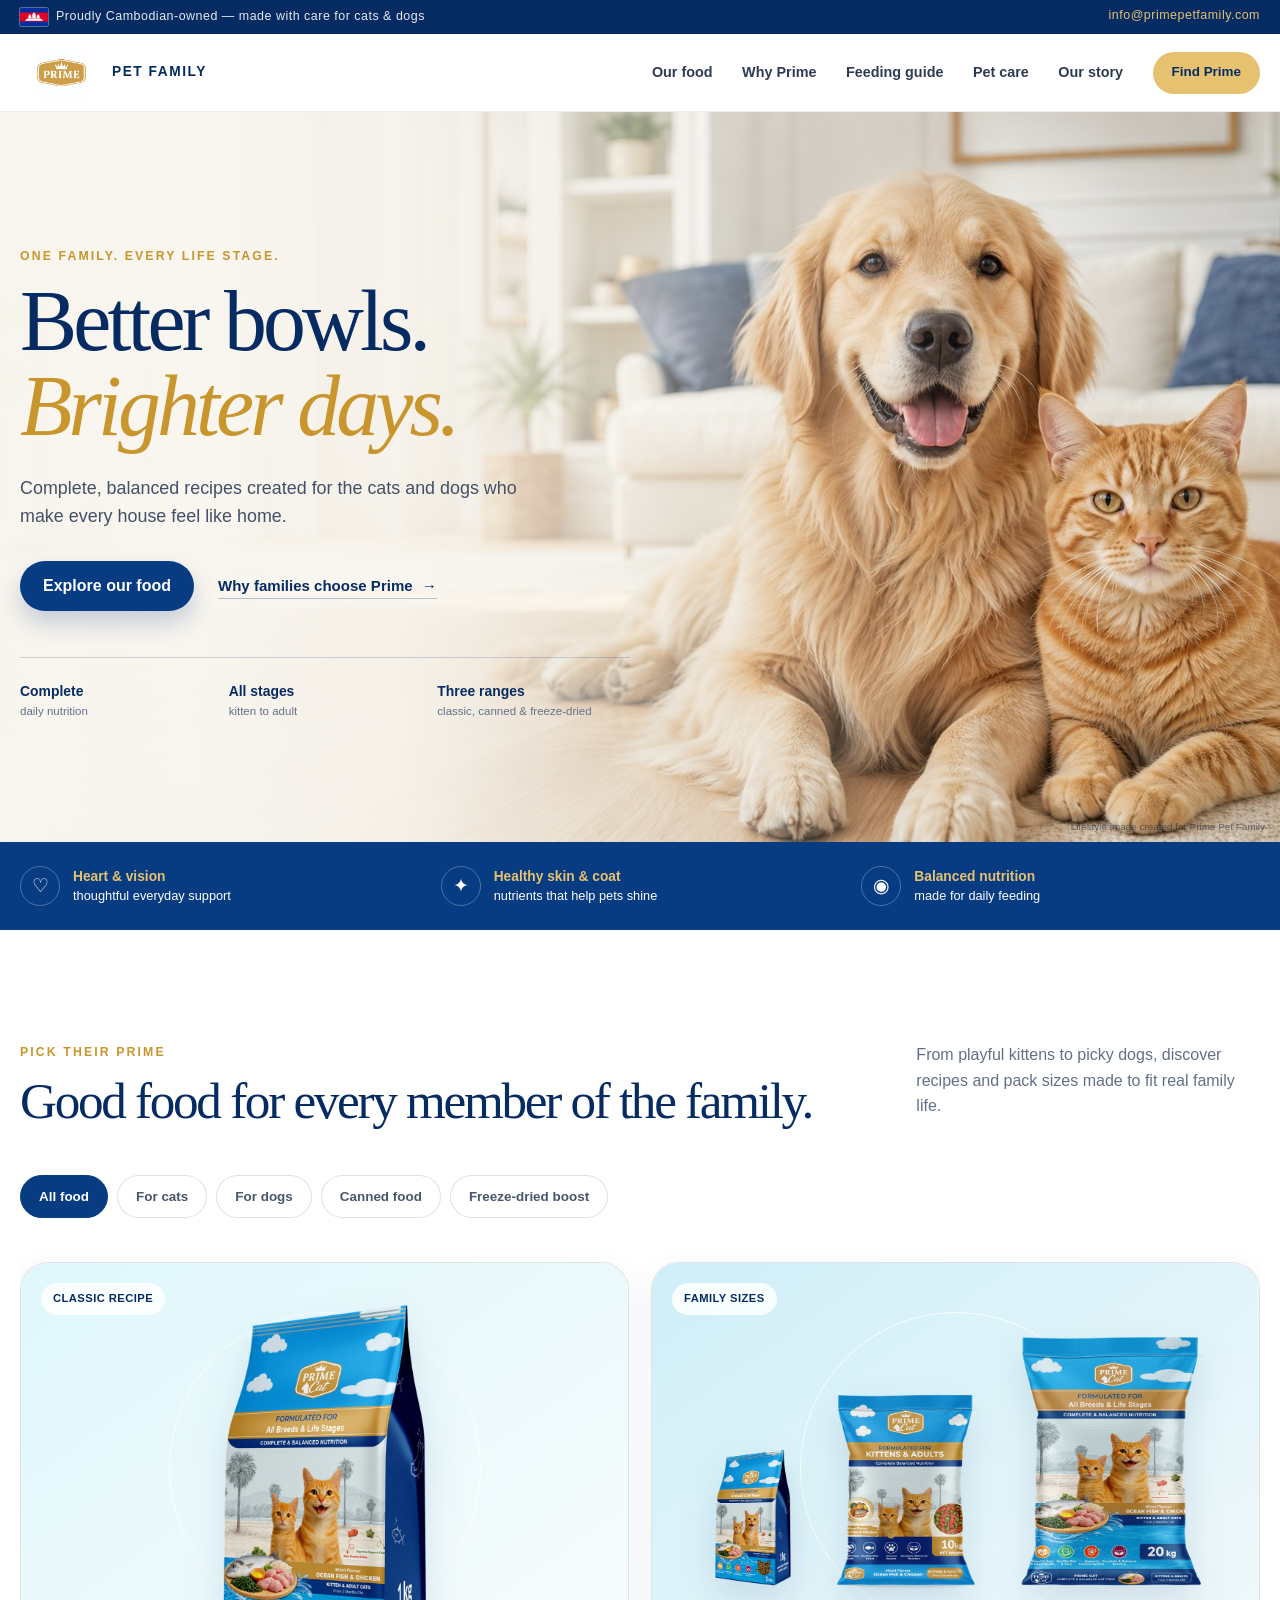
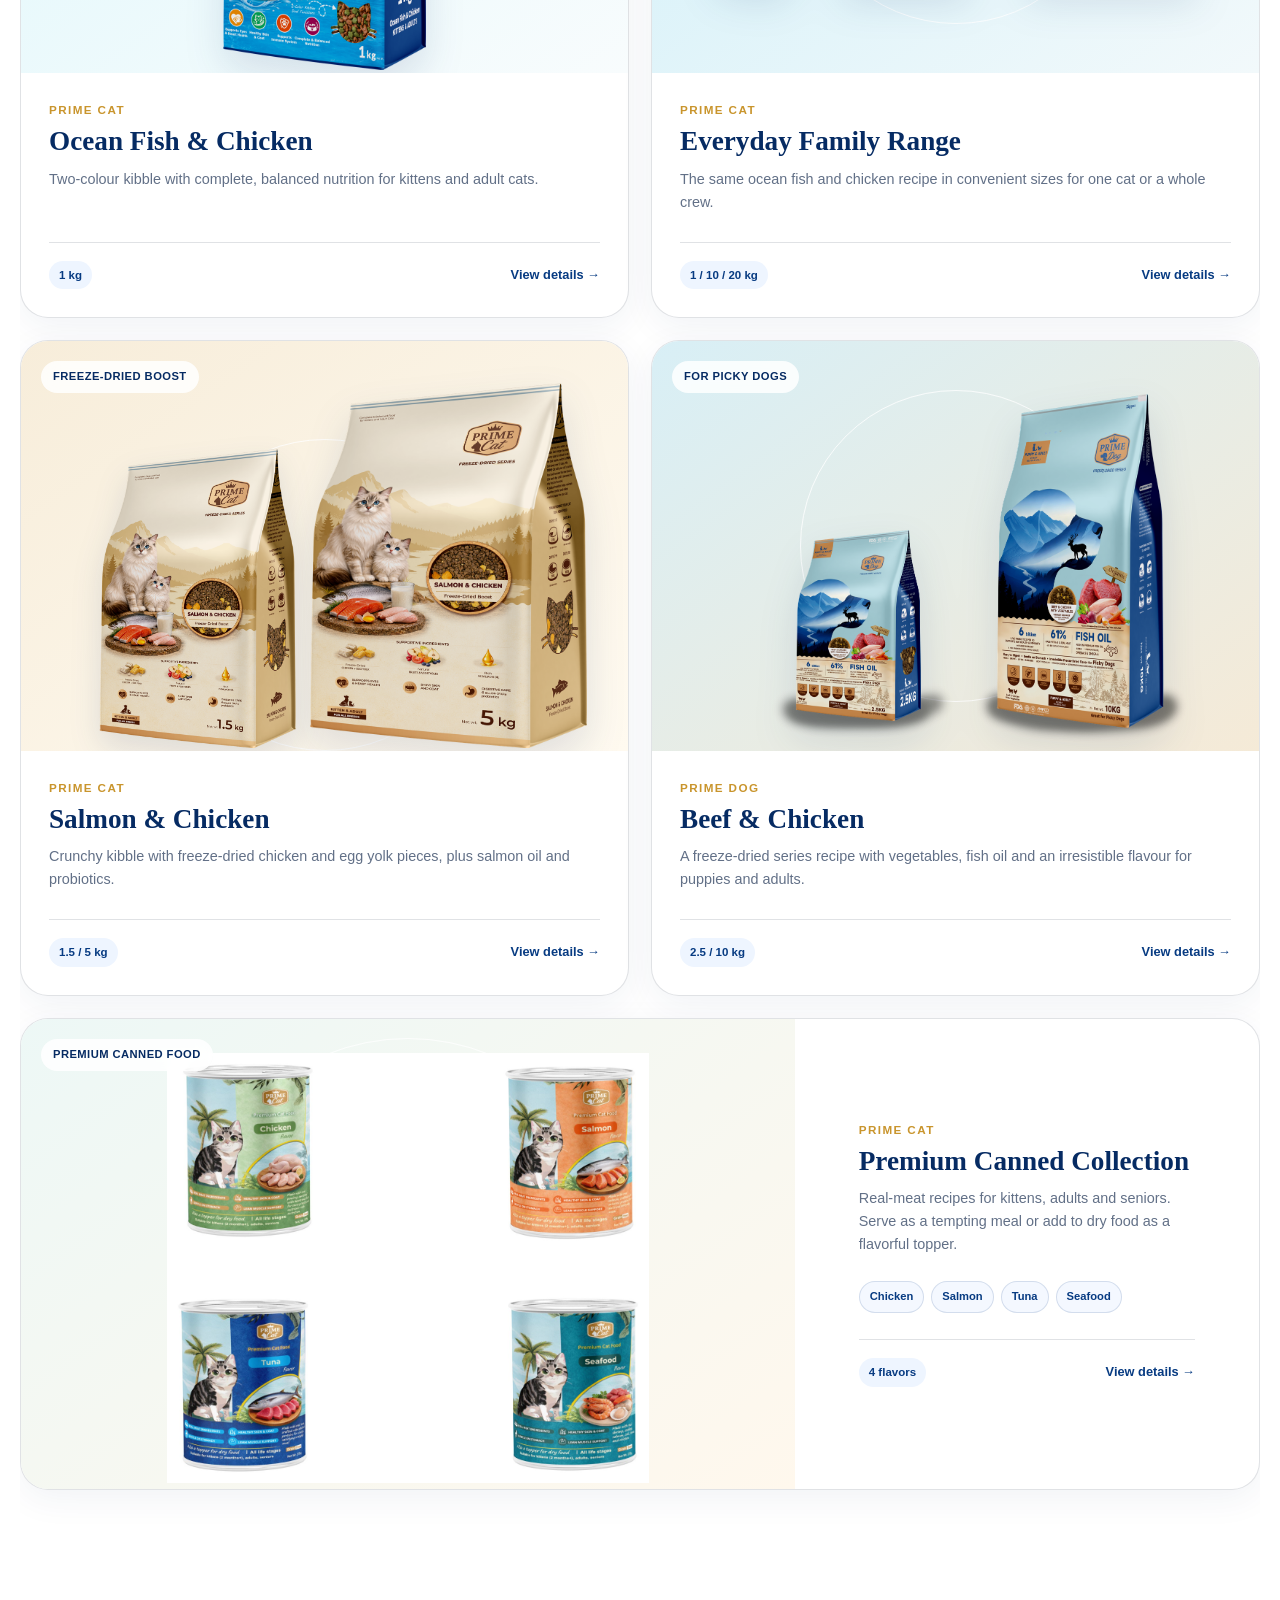
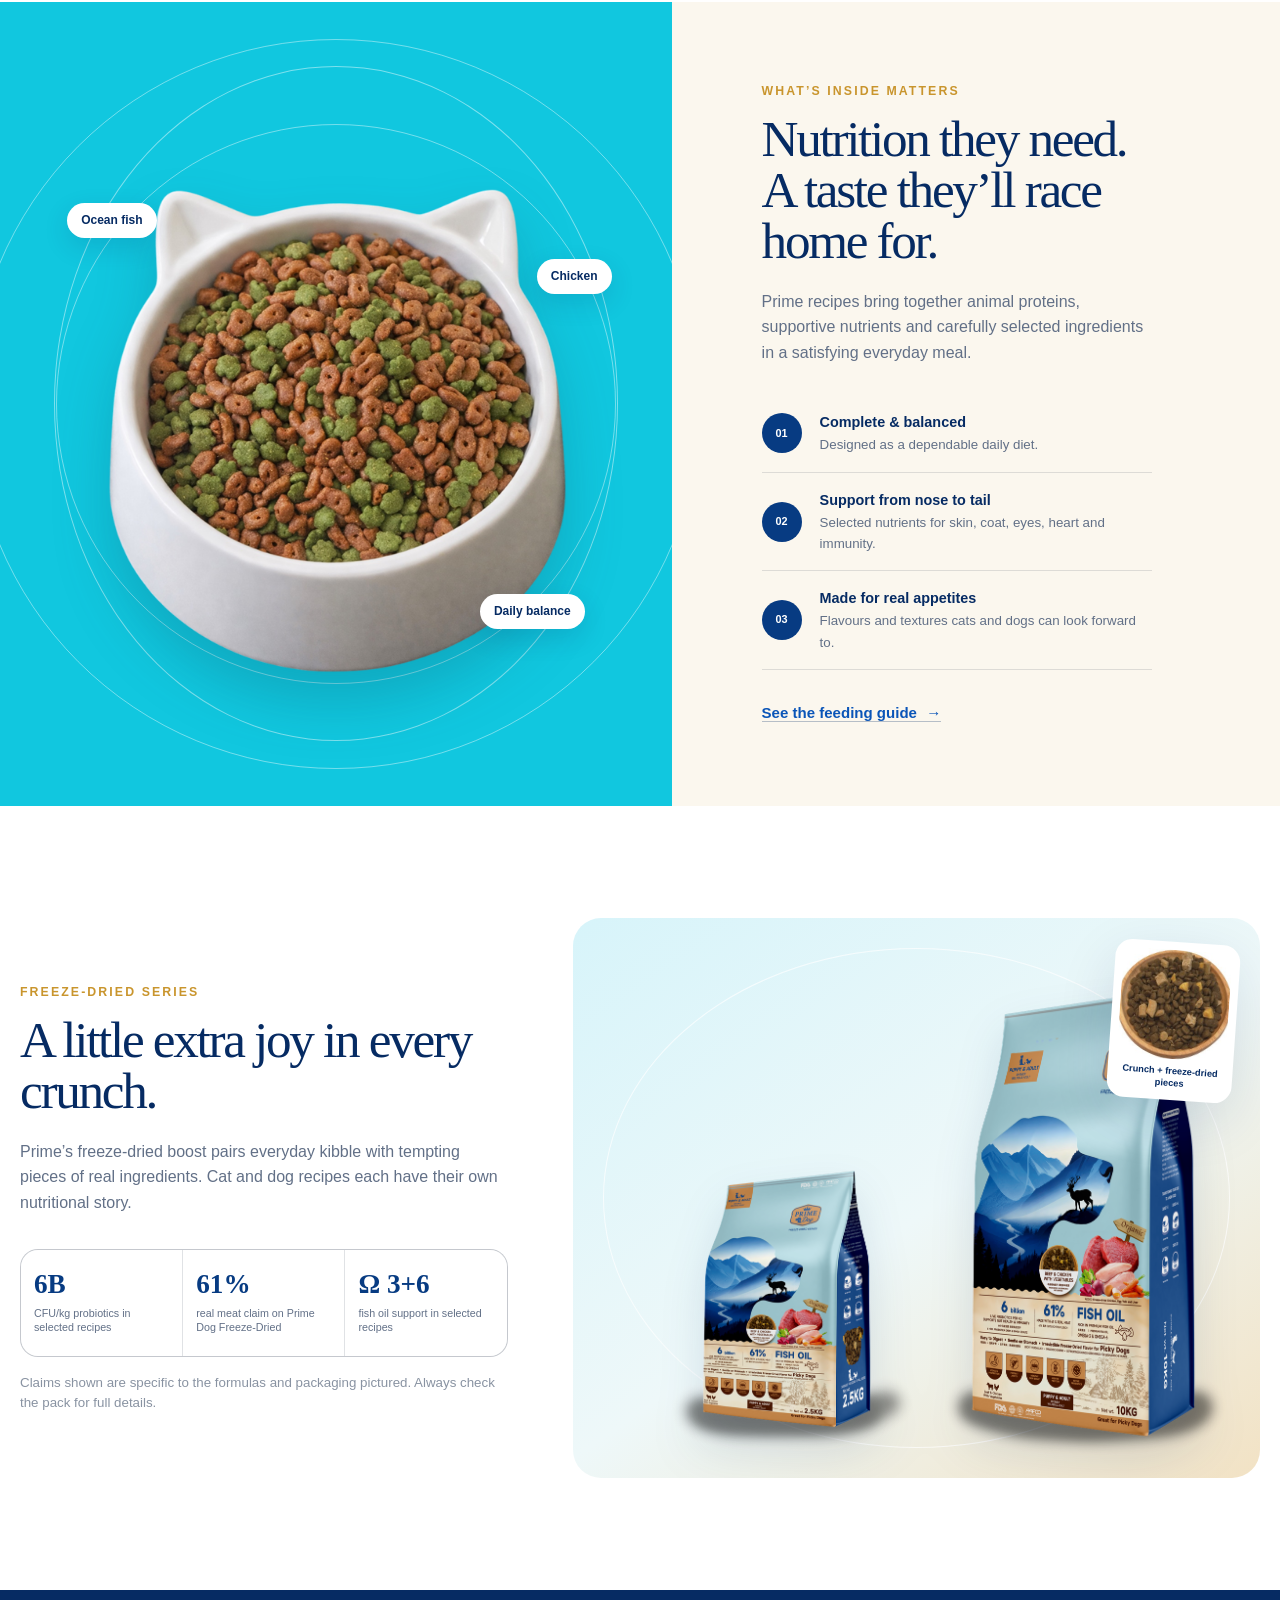
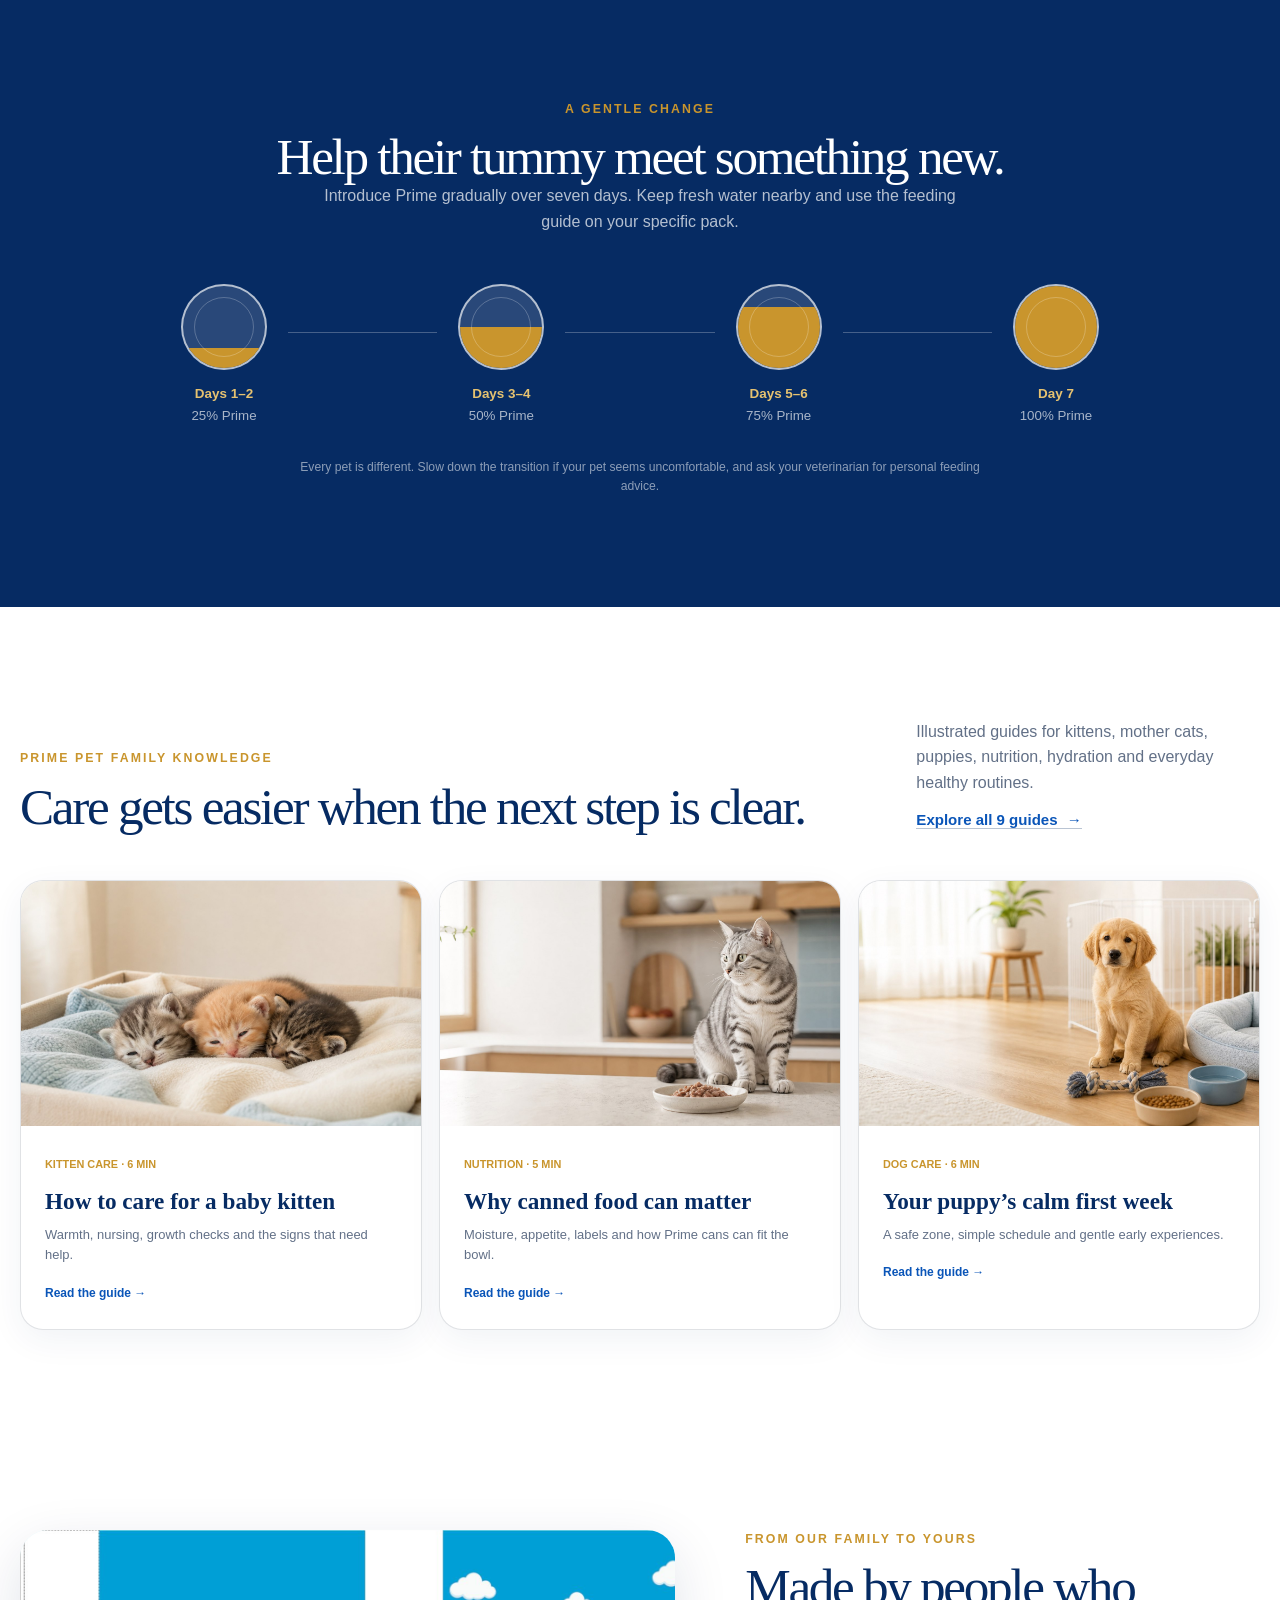
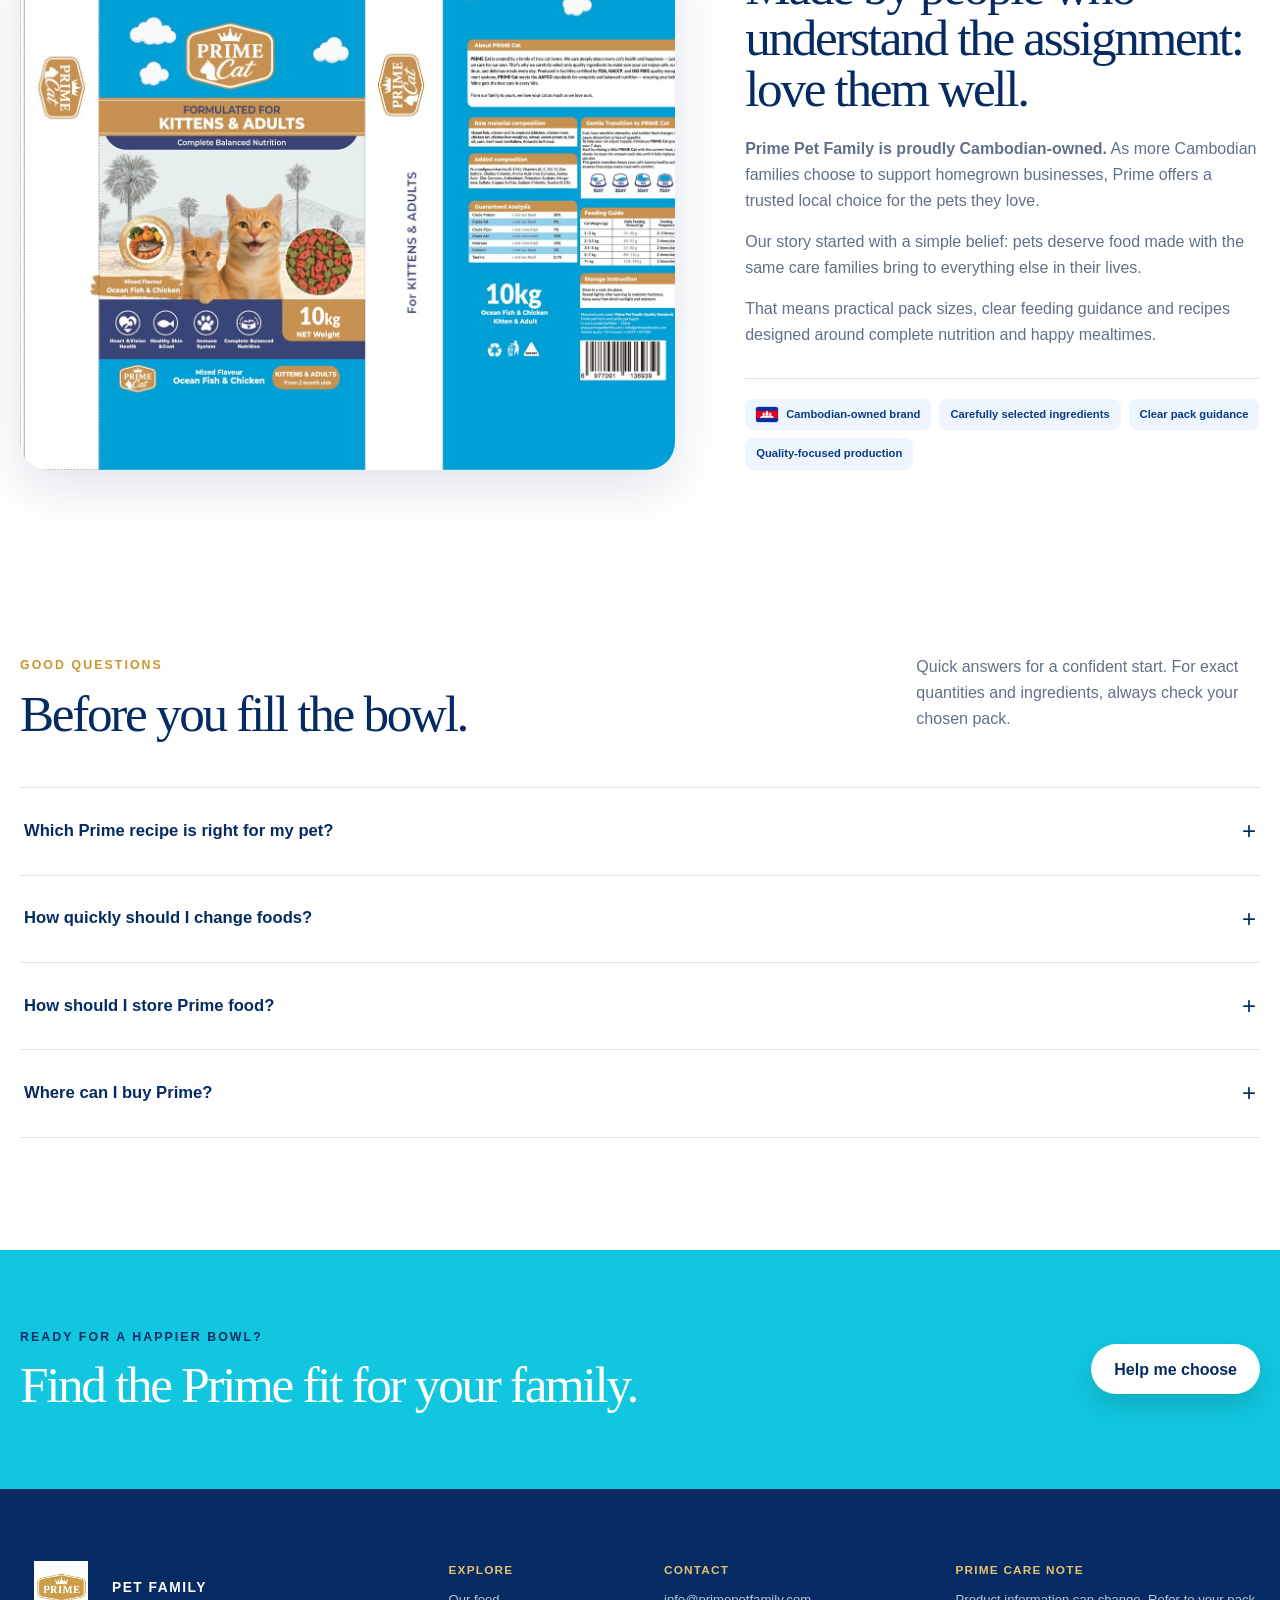
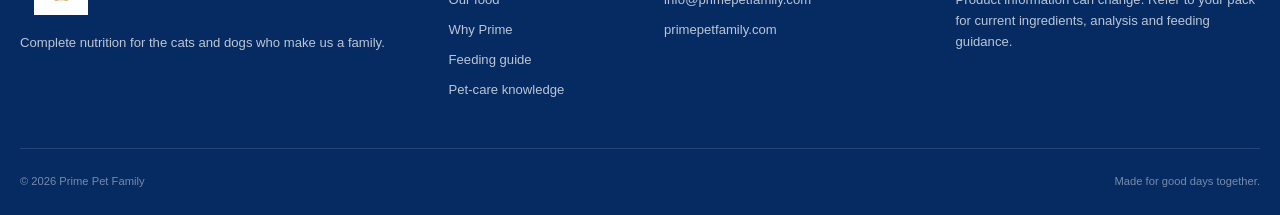
<file: outputs/prime-pet-family/index.html>
<!doctype html>
<html lang="en">
<head>
  <meta charset="utf-8">
  <meta name="viewport" content="width=device-width, initial-scale=1">
  <meta name="description" content="Prime Pet Family complete and balanced cat and dog food, made for happy pets at every life stage.">
  <meta name="theme-color" content="#073b82">
  <title>Prime Pet Family | Better bowls. Brighter days.</title>
  <link rel="stylesheet" href="styles.css">
  <script src="script.js" defer></script>
</head>
<body>
  <a class="skip-link" href="#main">Skip to content</a>

  <div class="announcement">
    <span class="ownership-message"><img class="cambodia-flag" src="assets/cambodia-flag.svg" alt="Flag of Cambodia">Proudly Cambodian-owned — made with care for cats &amp; dogs</span>
    <a href="mailto:info@primepetfamily.com">info@primepetfamily.com</a>
  </div>

  <header class="site-header" id="top">
    <a class="brand" href="#top" aria-label="Prime Pet Family home">
      <img src="assets/prime-logo.jpg" alt="Prime">
      <span>Pet Family</span>
    </a>

    <button class="menu-toggle" type="button" aria-expanded="false" aria-controls="primary-nav">
      <span></span><span></span><span></span>
      <span class="sr-only">Open navigation</span>
    </button>

    <nav class="primary-nav" id="primary-nav" aria-label="Primary navigation">
      <a href="#products">Our food</a>
      <a href="#why-prime">Why Prime</a>
      <a href="#feeding">Feeding guide</a>
      <a href="knowledge.html">Pet care</a>
      <a href="#story">Our story</a>
      <button class="button button-small button-gold js-open-inquiry" type="button" data-product="General product enquiry">Find Prime</button>
    </nav>
  </header>

  <main id="main">
    <section class="hero" aria-labelledby="hero-title">
      <div class="hero-overlay"></div>
      <div class="hero-content">
        <p class="eyebrow">One family. Every life stage.</p>
        <h1 id="hero-title">Better bowls.<br><em>Brighter days.</em></h1>
        <p class="hero-copy">Complete, balanced recipes created for the cats and dogs who make every house feel like home.</p>
        <div class="hero-actions">
          <a class="button button-blue" href="#products">Explore our food</a>
          <a class="text-link" href="#why-prime">Why families choose Prime <span aria-hidden="true">→</span></a>
        </div>
        <div class="hero-proof" aria-label="Product highlights">
          <div><strong>Complete</strong><span>daily nutrition</span></div>
          <div><strong>All stages</strong><span>kitten to adult</span></div>
          <div><strong>Three ranges</strong><span>classic, canned &amp; freeze-dried</span></div>
        </div>
      </div>
      <p class="image-note">Lifestyle image created for Prime Pet Family</p>
    </section>

    <section class="trust-bar" aria-label="Prime benefits">
      <div><span class="trust-icon">♡</span><span><strong>Heart &amp; vision</strong> thoughtful everyday support</span></div>
      <div><span class="trust-icon">✦</span><span><strong>Healthy skin &amp; coat</strong> nutrients that help pets shine</span></div>
      <div><span class="trust-icon">◉</span><span><strong>Balanced nutrition</strong> made for daily feeding</span></div>
    </section>

    <section class="section products-section" id="products" aria-labelledby="products-title">
      <div class="section-heading heading-row">
        <div>
          <p class="eyebrow">Pick their Prime</p>
          <h2 id="products-title">Good food for every member of the family.</h2>
        </div>
        <p>From playful kittens to picky dogs, discover recipes and pack sizes made to fit real family life.</p>
      </div>

      <div class="filter-bar" role="group" aria-label="Filter products">
        <button class="filter-button active" type="button" data-filter="all" aria-pressed="true">All food</button>
        <button class="filter-button" type="button" data-filter="cat" aria-pressed="false">For cats</button>
        <button class="filter-button" type="button" data-filter="dog" aria-pressed="false">For dogs</button>
        <button class="filter-button" type="button" data-filter="canned" aria-pressed="false">Canned food</button>
        <button class="filter-button" type="button" data-filter="freeze" aria-pressed="false">Freeze-dried boost</button>
      </div>

      <div class="product-grid" id="product-grid">
        <article class="product-card product-card-blue" data-categories="cat classic">
          <div class="product-image-wrap">
            <span class="product-badge">Classic recipe</span>
            <img src="assets/prime-cat-1kg-web.png" alt="Prime Cat Ocean Fish and Chicken 1 kilogram bag" loading="lazy">
          </div>
          <div class="product-body">
            <p class="product-pet">Prime Cat</p>
            <h3>Ocean Fish &amp; Chicken</h3>
            <p>Two-colour kibble with complete, balanced nutrition for kittens and adult cats.</p>
            <div class="product-footer">
              <span class="size-pill">1 kg</span>
              <a class="card-link" href="product.html?id=cat-classic">View details <span aria-hidden="true">→</span></a>
            </div>
          </div>
        </article>

        <article class="product-card product-card-sky" data-categories="cat classic">
          <div class="product-image-wrap range-image">
            <span class="product-badge">Family sizes</span>
            <img src="assets/prime-cat-range-web.png" alt="Prime Cat Ocean Fish and Chicken bags in 1, 10 and 20 kilogram sizes" loading="lazy">
          </div>
          <div class="product-body">
            <p class="product-pet">Prime Cat</p>
            <h3>Everyday Family Range</h3>
            <p>The same ocean fish and chicken recipe in convenient sizes for one cat or a whole crew.</p>
            <div class="product-footer">
              <span class="size-pill">1 / 10 / 20 kg</span>
              <a class="card-link" href="product.html?id=cat-family">View details <span aria-hidden="true">→</span></a>
            </div>
          </div>
        </article>

        <article class="product-card product-card-cream" data-categories="cat freeze">
          <div class="product-image-wrap dual-product">
            <span class="product-badge">Freeze-dried boost</span>
            <img src="assets/prime-cat-freeze-1-5kg-web.png" alt="Prime Cat Salmon and Chicken Freeze-Dried Boost 1.5 kilogram bag" loading="lazy">
            <img src="assets/prime-cat-freeze-5kg-web.png" alt="Prime Cat Salmon and Chicken Freeze-Dried Boost 5 kilogram bag" loading="lazy">
          </div>
          <div class="product-body">
            <p class="product-pet">Prime Cat</p>
            <h3>Salmon &amp; Chicken</h3>
            <p>Crunchy kibble with freeze-dried chicken and egg yolk pieces, plus salmon oil and probiotics.</p>
            <div class="product-footer">
              <span class="size-pill">1.5 / 5 kg</span>
              <a class="card-link" href="product.html?id=cat-freeze">View details <span aria-hidden="true">→</span></a>
            </div>
          </div>
        </article>

        <article class="product-card product-card-dog" data-categories="dog freeze">
          <div class="product-image-wrap range-image">
            <span class="product-badge">For picky dogs</span>
            <img src="assets/prime-dog-range-web.png" alt="Prime Dog Beef and Chicken Freeze-Dried Series bags in 2.5 and 10 kilogram sizes" loading="lazy">
          </div>
          <div class="product-body">
            <p class="product-pet">Prime Dog</p>
            <h3>Beef &amp; Chicken</h3>
            <p>A freeze-dried series recipe with vegetables, fish oil and an irresistible flavour for puppies and adults.</p>
            <div class="product-footer">
              <span class="size-pill">2.5 / 10 kg</span>
              <a class="card-link" href="product.html?id=dog-freeze">View details <span aria-hidden="true">→</span></a>
            </div>
          </div>
        </article>

        <article class="product-card product-card-canned" data-categories="cat canned">
          <div class="product-image-wrap range-image">
            <span class="product-badge">Premium canned food</span>
            <img src="assets/prime-cat-cans-web.png" alt="Prime Cat premium canned food in Chicken, Salmon, Tuna and Seafood flavors" loading="lazy">
          </div>
          <div class="product-body">
            <p class="product-pet">Prime Cat</p>
            <h3>Premium Canned Collection</h3>
            <p>Real-meat recipes for kittens, adults and seniors. Serve as a tempting meal or add to dry food as a flavorful topper.</p>
            <div class="canned-flavours" aria-label="Available flavors">
              <span>Chicken</span><span>Salmon</span><span>Tuna</span><span>Seafood</span>
            </div>
            <div class="product-footer">
              <span class="size-pill">4 flavors</span>
              <a class="card-link" href="product.html?id=cat-canned">View details <span aria-hidden="true">→</span></a>
            </div>
          </div>
        </article>
      </div>
      <p class="filter-empty" id="filter-empty" hidden>No products match this filter yet.</p>
    </section>

    <section class="feature-story" id="why-prime" aria-labelledby="feature-title">
      <div class="feature-visual">
        <span class="orbit orbit-one"></span>
        <span class="orbit orbit-two"></span>
        <img class="bowl-image" src="assets/cat-food-bowl-web.png" alt="A white cat-shaped bowl filled with Prime Cat kibble" loading="lazy">
        <div class="ingredient-chip chip-one">Ocean fish</div>
        <div class="ingredient-chip chip-two">Chicken</div>
        <div class="ingredient-chip chip-three">Daily balance</div>
      </div>
      <div class="feature-copy">
        <p class="eyebrow">What’s inside matters</p>
        <h2 id="feature-title">Nutrition they need. A taste they’ll race home for.</h2>
        <p>Prime recipes bring together animal proteins, supportive nutrients and carefully selected ingredients in a satisfying everyday meal.</p>
        <ul class="check-list">
          <li><span>01</span><div><strong>Complete &amp; balanced</strong><small>Designed as a dependable daily diet.</small></div></li>
          <li><span>02</span><div><strong>Support from nose to tail</strong><small>Selected nutrients for skin, coat, eyes, heart and immunity.</small></div></li>
          <li><span>03</span><div><strong>Made for real appetites</strong><small>Flavours and textures cats and dogs can look forward to.</small></div></li>
        </ul>
        <a class="text-link text-link-blue" href="#feeding">See the feeding guide <span aria-hidden="true">→</span></a>
      </div>
    </section>

    <section class="section range-spotlight" aria-labelledby="range-title">
      <div class="spotlight-copy">
        <p class="eyebrow">Freeze-dried series</p>
        <h2 id="range-title">A little extra joy in every crunch.</h2>
        <p>Prime’s freeze-dried boost pairs everyday kibble with tempting pieces of real ingredients. Cat and dog recipes each have their own nutritional story.</p>
        <div class="stat-grid">
          <div><strong>6B</strong><span>CFU/kg probiotics in selected recipes</span></div>
          <div><strong>61%</strong><span>real meat claim on Prime Dog Freeze-Dried</span></div>
          <div><strong>Ω 3+6</strong><span>fish oil support in selected recipes</span></div>
        </div>
        <small class="claim-note">Claims shown are specific to the formulas and packaging pictured. Always check the pack for full details.</small>
      </div>
      <div class="spotlight-visual">
        <div class="kibble-card">
          <img src="assets/freeze-dried-kibble-web.jpg" alt="Prime freeze-dried dog food kibble in a wooden bowl" loading="lazy">
          <span>Crunch + freeze-dried pieces</span>
        </div>
        <img class="dog-range-image" src="assets/prime-dog-range-web.png" alt="Prime Dog freeze-dried series family pack sizes" loading="lazy">
      </div>
    </section>

    <section class="feeding-section" id="feeding" aria-labelledby="feeding-title">
      <div class="section-heading centered">
        <p class="eyebrow">A gentle change</p>
        <h2 id="feeding-title">Help their tummy meet something new.</h2>
        <p>Introduce Prime gradually over seven days. Keep fresh water nearby and use the feeding guide on your specific pack.</p>
      </div>
      <div class="transition-track" role="list" aria-label="Seven day feeding transition">
        <div class="transition-step" role="listitem">
          <div class="bowl-chart"><span style="--new-food:25%"></span></div>
          <strong>Days 1–2</strong><small>25% Prime</small>
        </div>
        <div class="transition-line"></div>
        <div class="transition-step" role="listitem">
          <div class="bowl-chart"><span style="--new-food:50%"></span></div>
          <strong>Days 3–4</strong><small>50% Prime</small>
        </div>
        <div class="transition-line"></div>
        <div class="transition-step" role="listitem">
          <div class="bowl-chart"><span style="--new-food:75%"></span></div>
          <strong>Days 5–6</strong><small>75% Prime</small>
        </div>
        <div class="transition-line"></div>
        <div class="transition-step" role="listitem">
          <div class="bowl-chart"><span style="--new-food:100%"></span></div>
          <strong>Day 7</strong><small>100% Prime</small>
        </div>
      </div>
      <p class="feeding-note">Every pet is different. Slow down the transition if your pet seems uncomfortable, and ask your veterinarian for personal feeding advice.</p>
    </section>

    <section class="section knowledge-preview" aria-labelledby="knowledge-preview-title">
      <div class="section-heading heading-row">
        <div><p class="eyebrow">Prime Pet Family knowledge</p><h2 id="knowledge-preview-title">Care gets easier when the next step is clear.</h2></div>
        <div><p>Illustrated guides for kittens, mother cats, puppies, nutrition, hydration and everyday healthy routines.</p><a class="text-link text-link-blue" href="knowledge.html">Explore all 9 guides <span aria-hidden="true">→</span></a></div>
      </div>
      <div class="knowledge-preview-grid">
        <a class="knowledge-preview-card" href="knowledge.html#baby-kitten"><img src="assets/care-kittens.jpg" alt="Three baby kittens resting in a warm nest" loading="lazy"><div><span>Kitten care · 6 min</span><h3>How to care for a baby kitten</h3><p>Warmth, nursing, growth checks and the signs that need help.</p><strong>Read the guide →</strong></div></a>
        <a class="knowledge-preview-card" href="knowledge.html#canned-food"><img src="assets/detail-cat-wet.jpg" alt="Silver tabby cat beside a dish of moist food" loading="lazy"><div><span>Nutrition · 5 min</span><h3>Why canned food can matter</h3><p>Moisture, appetite, labels and how Prime cans can fit the bowl.</p><strong>Read the guide →</strong></div></a>
        <a class="knowledge-preview-card" href="knowledge.html#new-puppy"><img src="assets/care-puppy.jpg" alt="Golden retriever puppy in a safe home care area" loading="lazy"><div><span>Dog care · 6 min</span><h3>Your puppy’s calm first week</h3><p>A safe zone, simple schedule and gentle early experiences.</p><strong>Read the guide →</strong></div></a>
      </div>
    </section>

    <section class="section story-section" id="story" aria-labelledby="story-title">
      <div class="story-image">
        <img src="assets/prime-cat-packaging-details-web.jpg" alt="Prime Cat packaging artwork showing recipe details and feeding information" loading="lazy">
      </div>
      <div class="story-copy">
        <p class="eyebrow">From our family to yours</p>
        <h2 id="story-title">Made by people who understand the assignment: love them well.</h2>
        <p><strong>Prime Pet Family is proudly Cambodian-owned.</strong> As more Cambodian families choose to support homegrown businesses, Prime offers a trusted local choice for the pets they love.</p>
        <p>Our story started with a simple belief: pets deserve food made with the same care families bring to everything else in their lives.</p>
        <p>That means practical pack sizes, clear feeding guidance and recipes designed around complete nutrition and happy mealtimes.</p>
        <div class="quality-row" aria-label="Quality commitments">
          <span class="local-brand-badge"><img class="cambodia-flag cambodia-flag-small" src="assets/cambodia-flag.svg" alt="">Cambodian-owned brand</span>
          <span>Carefully selected ingredients</span>
          <span>Clear pack guidance</span>
          <span>Quality-focused production</span>
        </div>
      </div>
    </section>

    <section class="section faq-section" aria-labelledby="faq-title">
      <div class="section-heading heading-row">
        <div><p class="eyebrow">Good questions</p><h2 id="faq-title">Before you fill the bowl.</h2></div>
        <p>Quick answers for a confident start. For exact quantities and ingredients, always check your chosen pack.</p>
      </div>
      <div class="faq-list">
        <details>
          <summary>Which Prime recipe is right for my pet?<span>+</span></summary>
          <p>Choose the cat or dog range, then match the life-stage and flavour information on the pack. If your pet has a medical condition or special diet, consult your veterinarian first.</p>
        </details>
        <details>
          <summary>How quickly should I change foods?<span>+</span></summary>
          <p>A seven-day transition works well for many pets: gradually increase Prime while reducing the previous food. Sensitive pets may need a little longer.</p>
        </details>
        <details>
          <summary>How should I store Prime food?<span>+</span></summary>
          <p>Keep the food sealed in a cool, dry place, away from direct sunlight and moisture. Reseal tightly after opening to help maintain freshness.</p>
        </details>
        <details>
          <summary>Where can I buy Prime?<span>+</span></summary>
          <p>Use the enquiry button below and tell us your location and preferred recipe. The Prime Pet Family team can help point you in the right direction.</p>
        </details>
      </div>
    </section>

    <section class="final-cta" aria-labelledby="cta-title">
      <div>
        <p class="eyebrow">Ready for a happier bowl?</p>
        <h2 id="cta-title">Find the Prime fit for your family.</h2>
      </div>
      <button class="button button-light js-open-inquiry" type="button" data-product="Help me choose a Prime recipe">Help me choose</button>
    </section>
  </main>

  <footer class="site-footer">
    <div class="footer-brand">
      <a class="brand brand-footer" href="#top"><img src="assets/prime-logo.jpg" alt=""><span>Pet Family</span></a>
      <p>Complete nutrition for the cats and dogs who make us a family.</p>
    </div>
    <div>
      <strong>Explore</strong>
      <a href="#products">Our food</a>
      <a href="#why-prime">Why Prime</a>
      <a href="#feeding">Feeding guide</a>
      <a href="knowledge.html">Pet-care knowledge</a>
    </div>
    <div>
      <strong>Contact</strong>
      <a href="mailto:info@primepetfamily.com">info@primepetfamily.com</a>
      <a href="https://www.primepetfamily.com">primepetfamily.com</a>
    </div>
    <div class="footer-note">
      <strong>Prime care note</strong>
      <p>Product information can change. Refer to your pack for current ingredients, analysis and feeding guidance.</p>
    </div>
    <div class="copyright"><span>© <span id="year"></span> Prime Pet Family</span><span>Made for good days together.</span></div>
  </footer>

  <dialog class="inquiry-dialog" id="inquiry-dialog" aria-labelledby="inquiry-title">
    <button class="dialog-close" type="button" aria-label="Close enquiry">×</button>
    <div class="dialog-mark">PRIME</div>
    <p class="eyebrow">Let’s find their food</p>
    <h2 id="inquiry-title">Ask about Prime</h2>
    <p>Send the Prime team a ready-to-go email with your pet and product details.</p>
    <form id="inquiry-form">
      <label for="product-interest">Product</label>
      <input id="product-interest" name="product" type="text" readonly>
      <div class="form-row">
        <div>
          <label for="pet-type">Pet</label>
          <select id="pet-type" name="pet">
            <option>Cat</option>
            <option>Dog</option>
            <option>Both</option>
          </select>
        </div>
        <div>
          <label for="pet-age">Life stage</label>
          <select id="pet-age" name="stage">
            <option>Kitten / Puppy</option>
            <option selected>Adult</option>
            <option>Senior</option>
          </select>
        </div>
      </div>
      <label for="location">Your location</label>
      <input id="location" name="location" type="text" placeholder="City or region" required>
      <label for="message">Anything else?</label>
      <textarea id="message" name="message" rows="3" placeholder="Preferred pack size, number of pets, questions…"></textarea>
      <button class="button button-blue button-full" type="submit">Create email enquiry</button>
      <small>This opens your email app. No information is stored on this page.</small>
    </form>
  </dialog>

  <div class="toast" id="toast" role="status" aria-live="polite">Email enquiry prepared.</div>
</body>
</html>
</file>
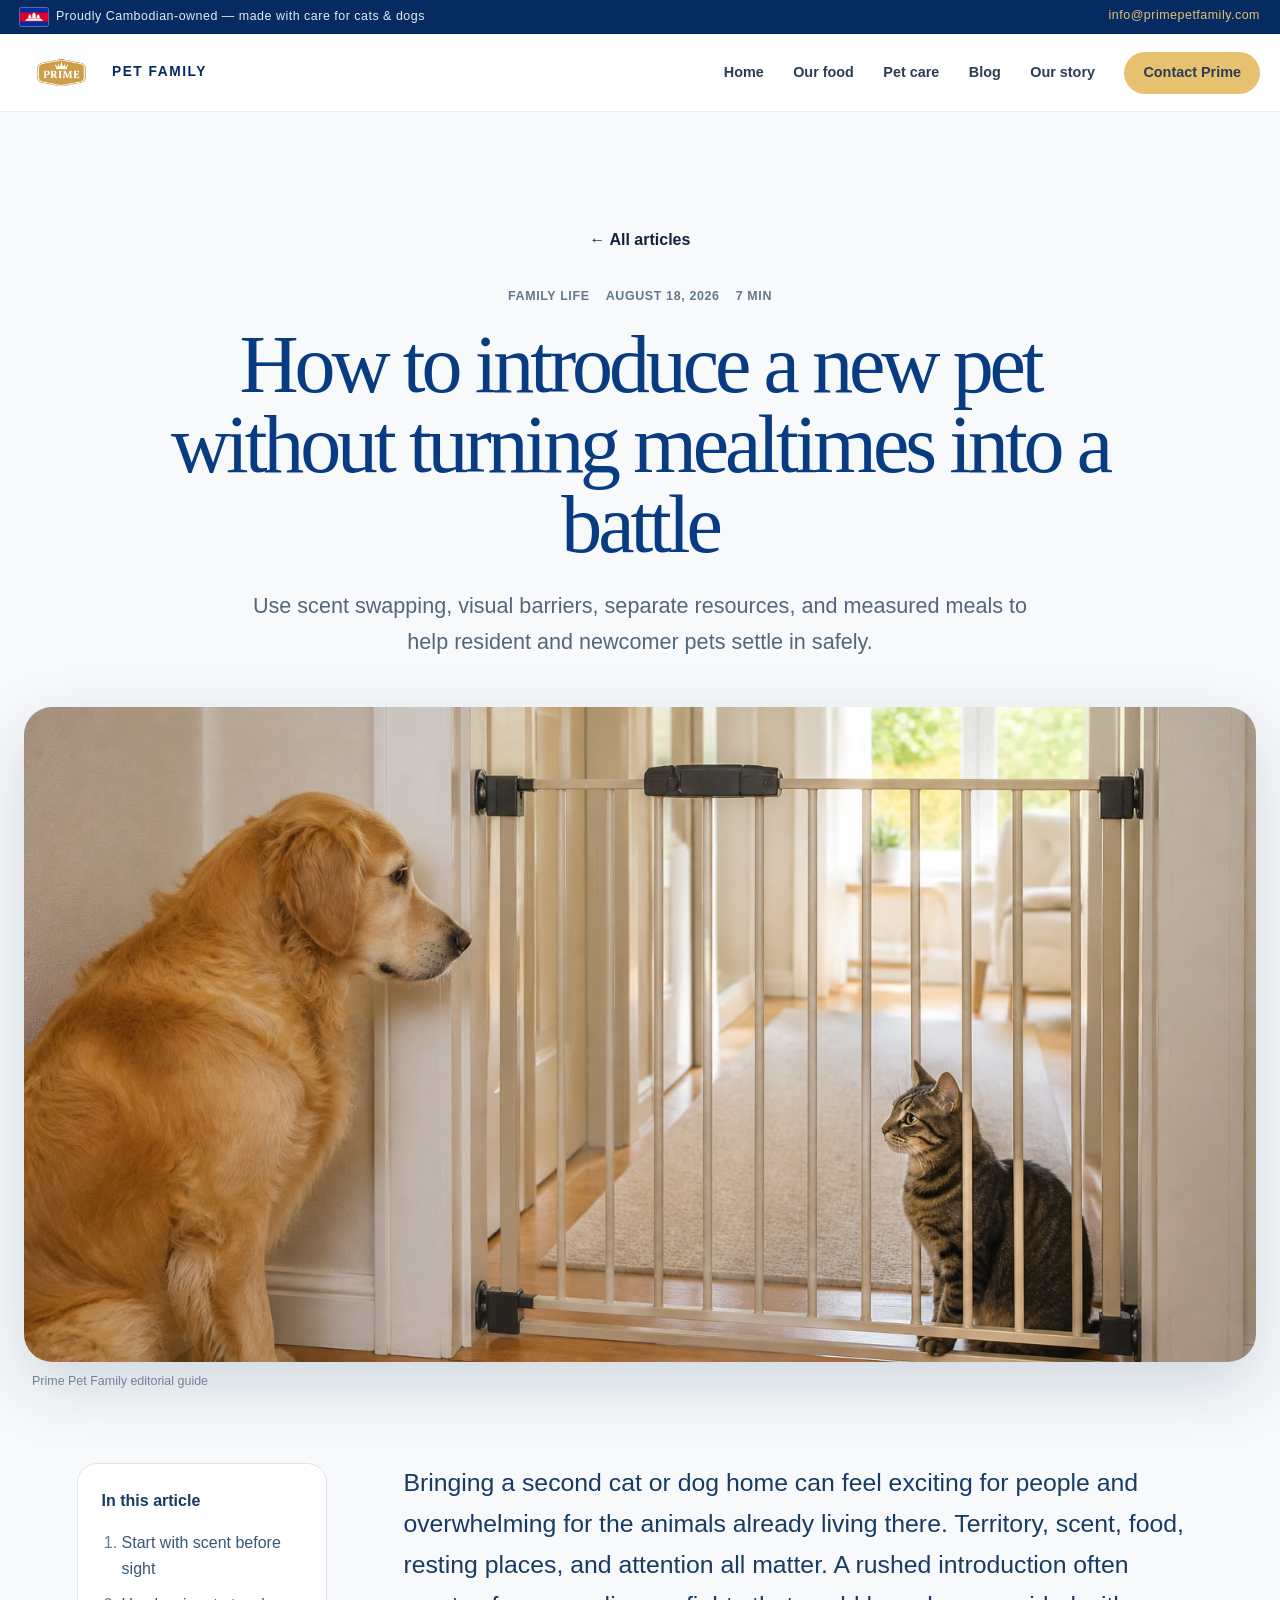
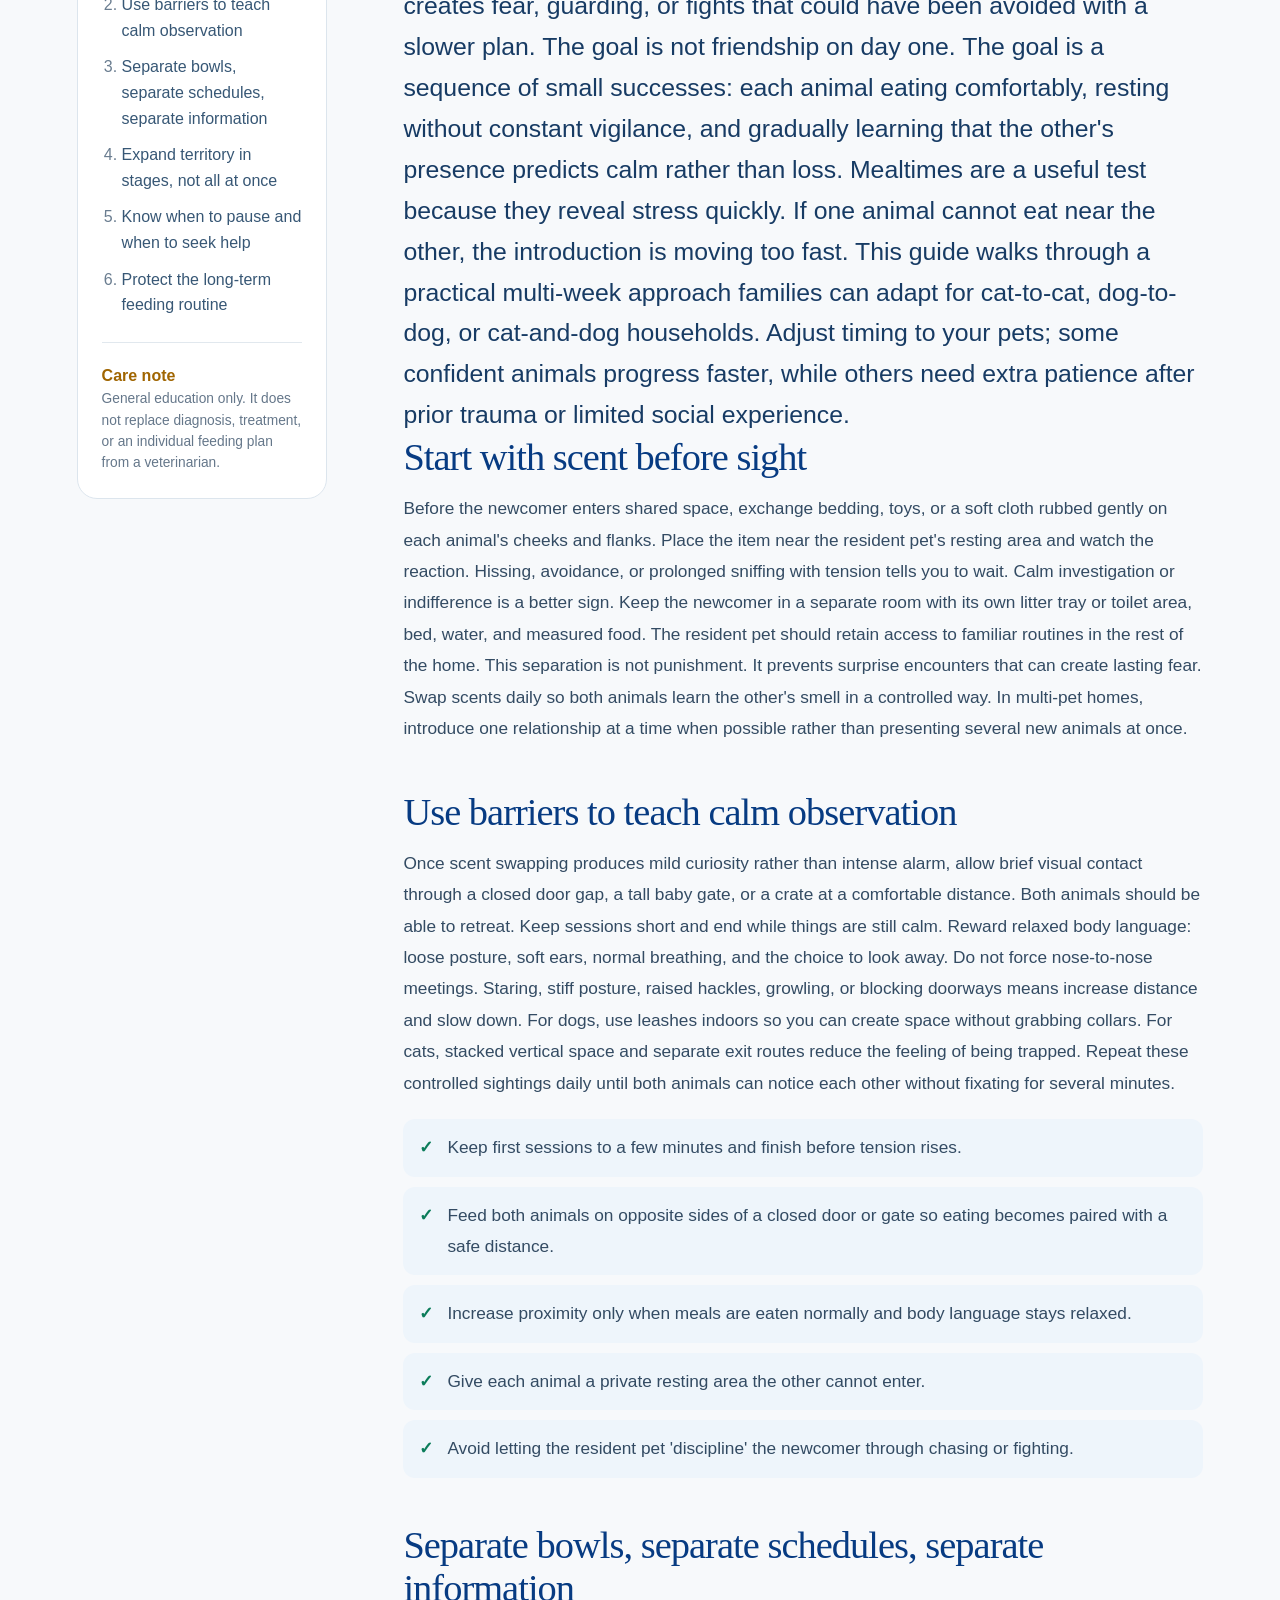
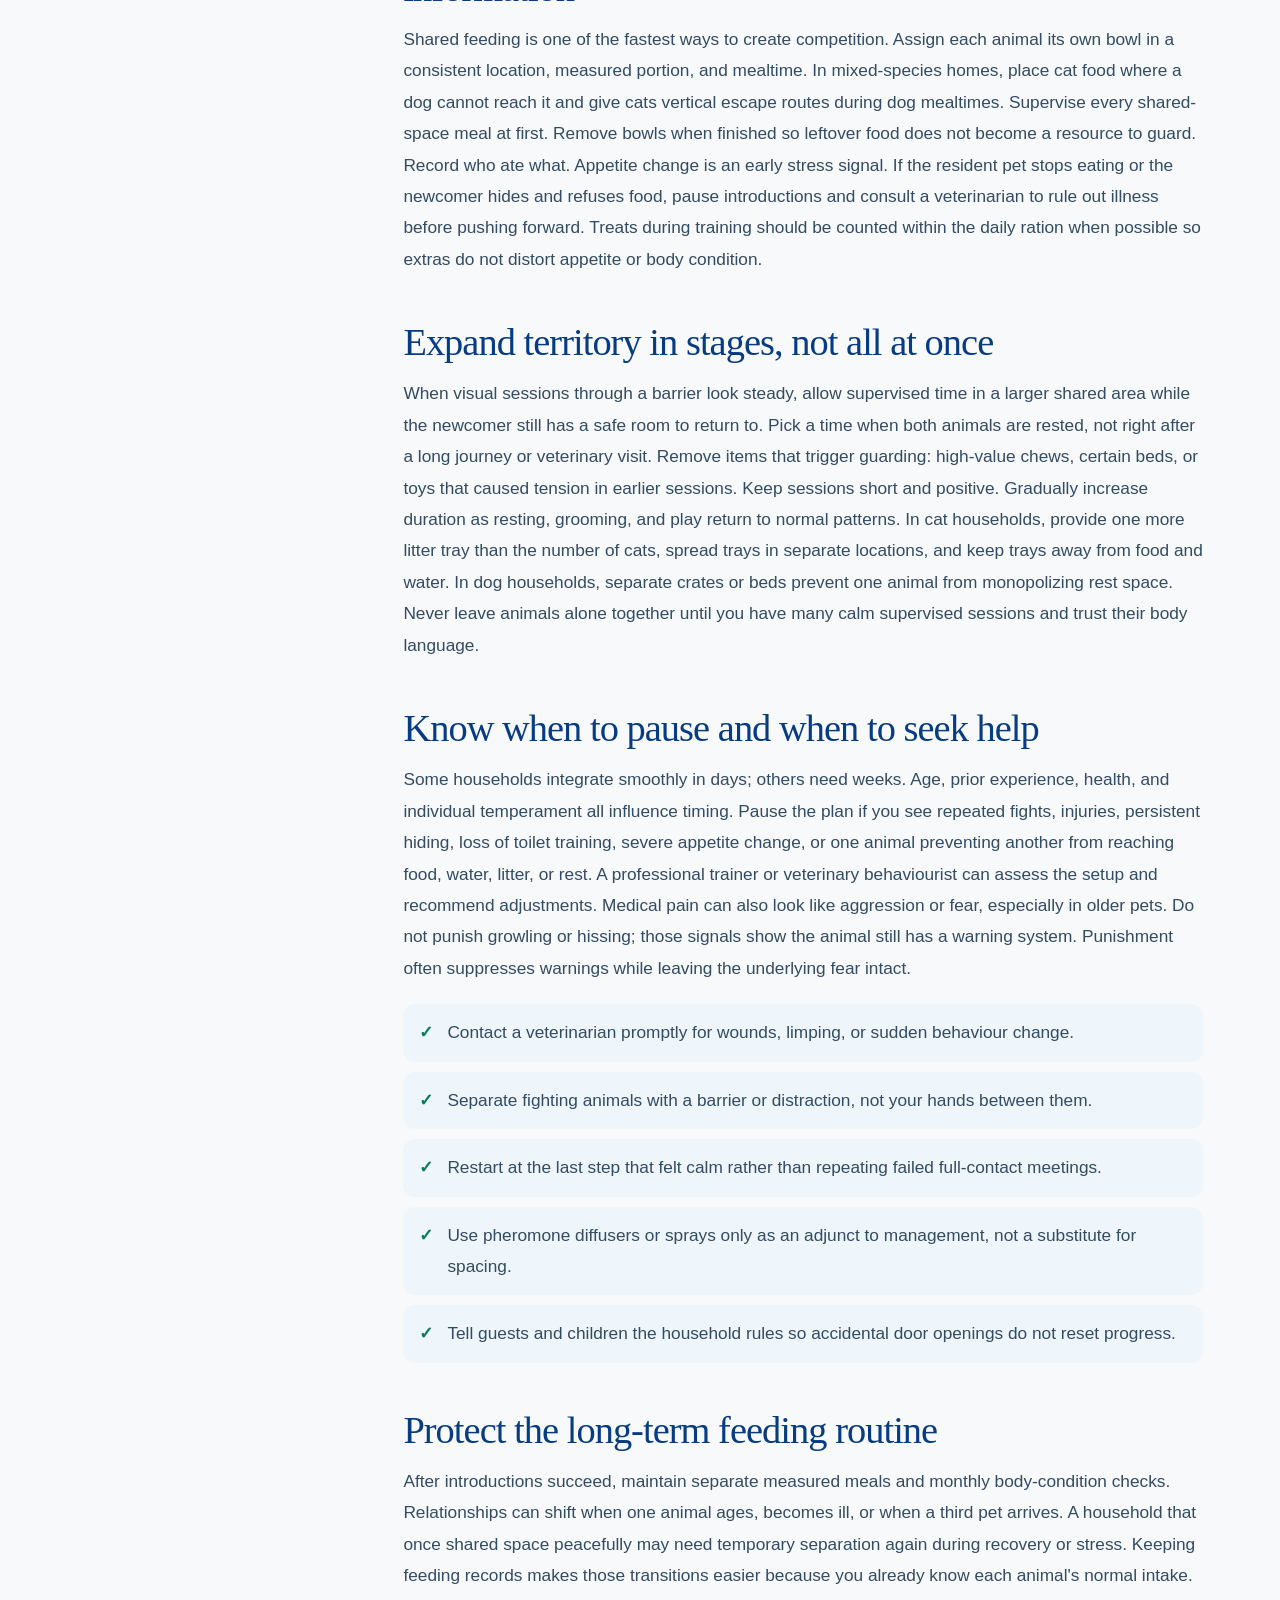
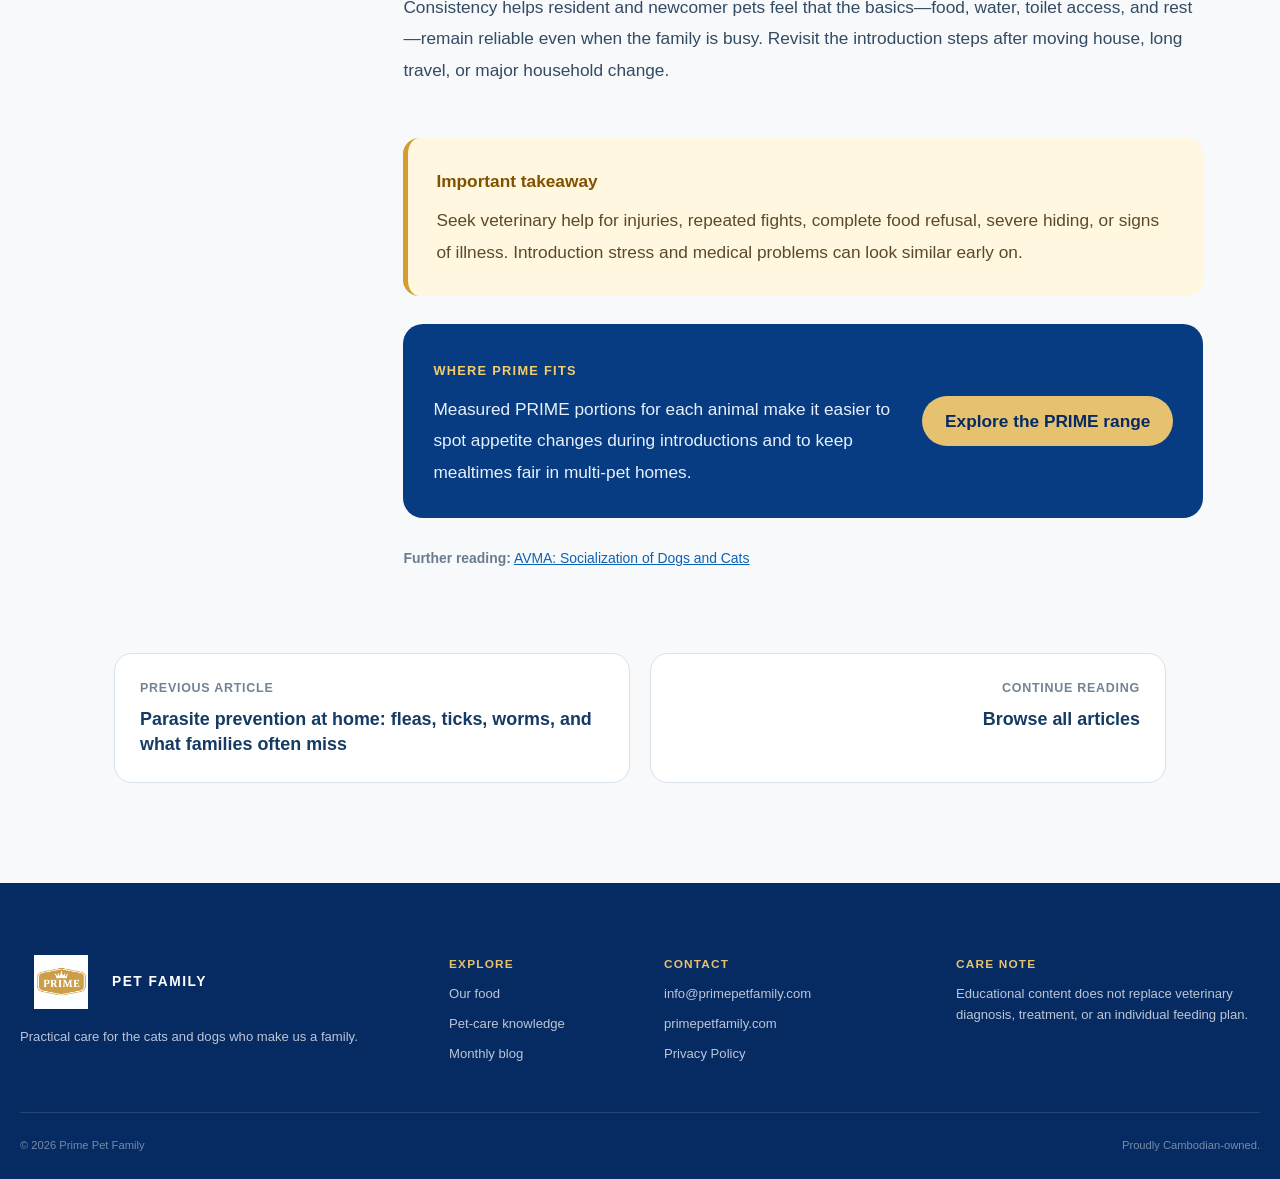
<file: blog-post.html>
<!doctype html>
<html lang="en">
<head>
  <meta charset="utf-8">
  <meta name="viewport" content="width=device-width, initial-scale=1">
  <meta name="description" content="Practical cat and dog care from Prime Pet Family.">
  <meta name="theme-color" content="#073b82">
  <meta property="og:type" content="article">
  <meta property="og:site_name" content="Prime Pet Family">
  <link rel="canonical" href="https://primepetfamily.com/blog-post.html">
  <title>Pet Care Article | Prime Pet Family</title>
  <link rel="stylesheet" href="styles.css">
  <link rel="stylesheet" href="detail.css">
  <script src="page.js" defer></script>
  <script src="blog-data.js?v=20260818" defer></script>
  <script src="blog.js?v=20260818" defer></script>
</head>
<body class="detail-page blog-page">
  <a class="skip-link" href="#main">Skip to content</a>
  <div class="announcement">
    <span class="ownership-message"><img class="cambodia-flag" src="assets/cambodia-flag.svg" alt="Flag of Cambodia">Proudly Cambodian-owned &mdash; made with care for cats &amp; dogs</span>
    <a href="mailto:info@primepetfamily.com">info@primepetfamily.com</a>
  </div>

  <header class="site-header" id="top">
    <a class="brand" href="index.html" aria-label="Prime Pet Family home"><img src="assets/prime-logo.jpg" alt="Prime"><span>Pet Family</span></a>
    <button class="menu-toggle" type="button" aria-expanded="false" aria-controls="primary-nav"><span></span><span></span><span></span><span class="sr-only">Open navigation</span></button>
    <nav class="primary-nav" id="primary-nav" aria-label="Primary navigation">
      <a href="index.html">Home</a>
      <a href="index.html#products">Our food</a>
      <a href="knowledge.html">Pet care</a>
      <a href="blog.html" aria-current="page">Blog</a>
      <a href="index.html#story">Our story</a>
      <a class="button button-small button-gold" href="mailto:info@primepetfamily.com">Contact Prime</a>
    </nav>
  </header>

  <main id="main" class="blog-post-main">
    <div id="blog-post-app">
      <p class="blog-loading">Loading article&hellip;</p>
    </div>
    <noscript>
      <div class="blog-load-message">
        <h1>JavaScript is required</h1>
        <p>This article page loads its content with JavaScript. Enable JavaScript, or open the <a href="blog.html">blog archive</a> and choose the article from there.</p>
      </div>
    </noscript>
  </main>

  <footer class="site-footer detail-footer">
    <div class="footer-brand"><a class="brand brand-footer" href="index.html"><img src="assets/prime-logo.jpg" alt=""><span>Pet Family</span></a><p>Practical care for the cats and dogs who make us a family.</p></div>
    <div><strong>Explore</strong><a href="index.html#products">Our food</a><a href="knowledge.html">Pet-care knowledge</a><a href="blog.html">Monthly blog</a></div>
    <div><strong>Contact</strong><a href="mailto:info@primepetfamily.com">info@primepetfamily.com</a><a href="https://www.primepetfamily.com">primepetfamily.com</a><a href="privacy.html">Privacy Policy</a></div>
    <div class="footer-note"><strong>Care note</strong><p>Educational content does not replace veterinary diagnosis, treatment, or an individual feeding plan.</p></div>
    <div class="copyright"><span>&copy; <span id="year"></span> Prime Pet Family</span><span>Proudly Cambodian-owned.</span></div>
  </footer>
</body>
</html>
</file>
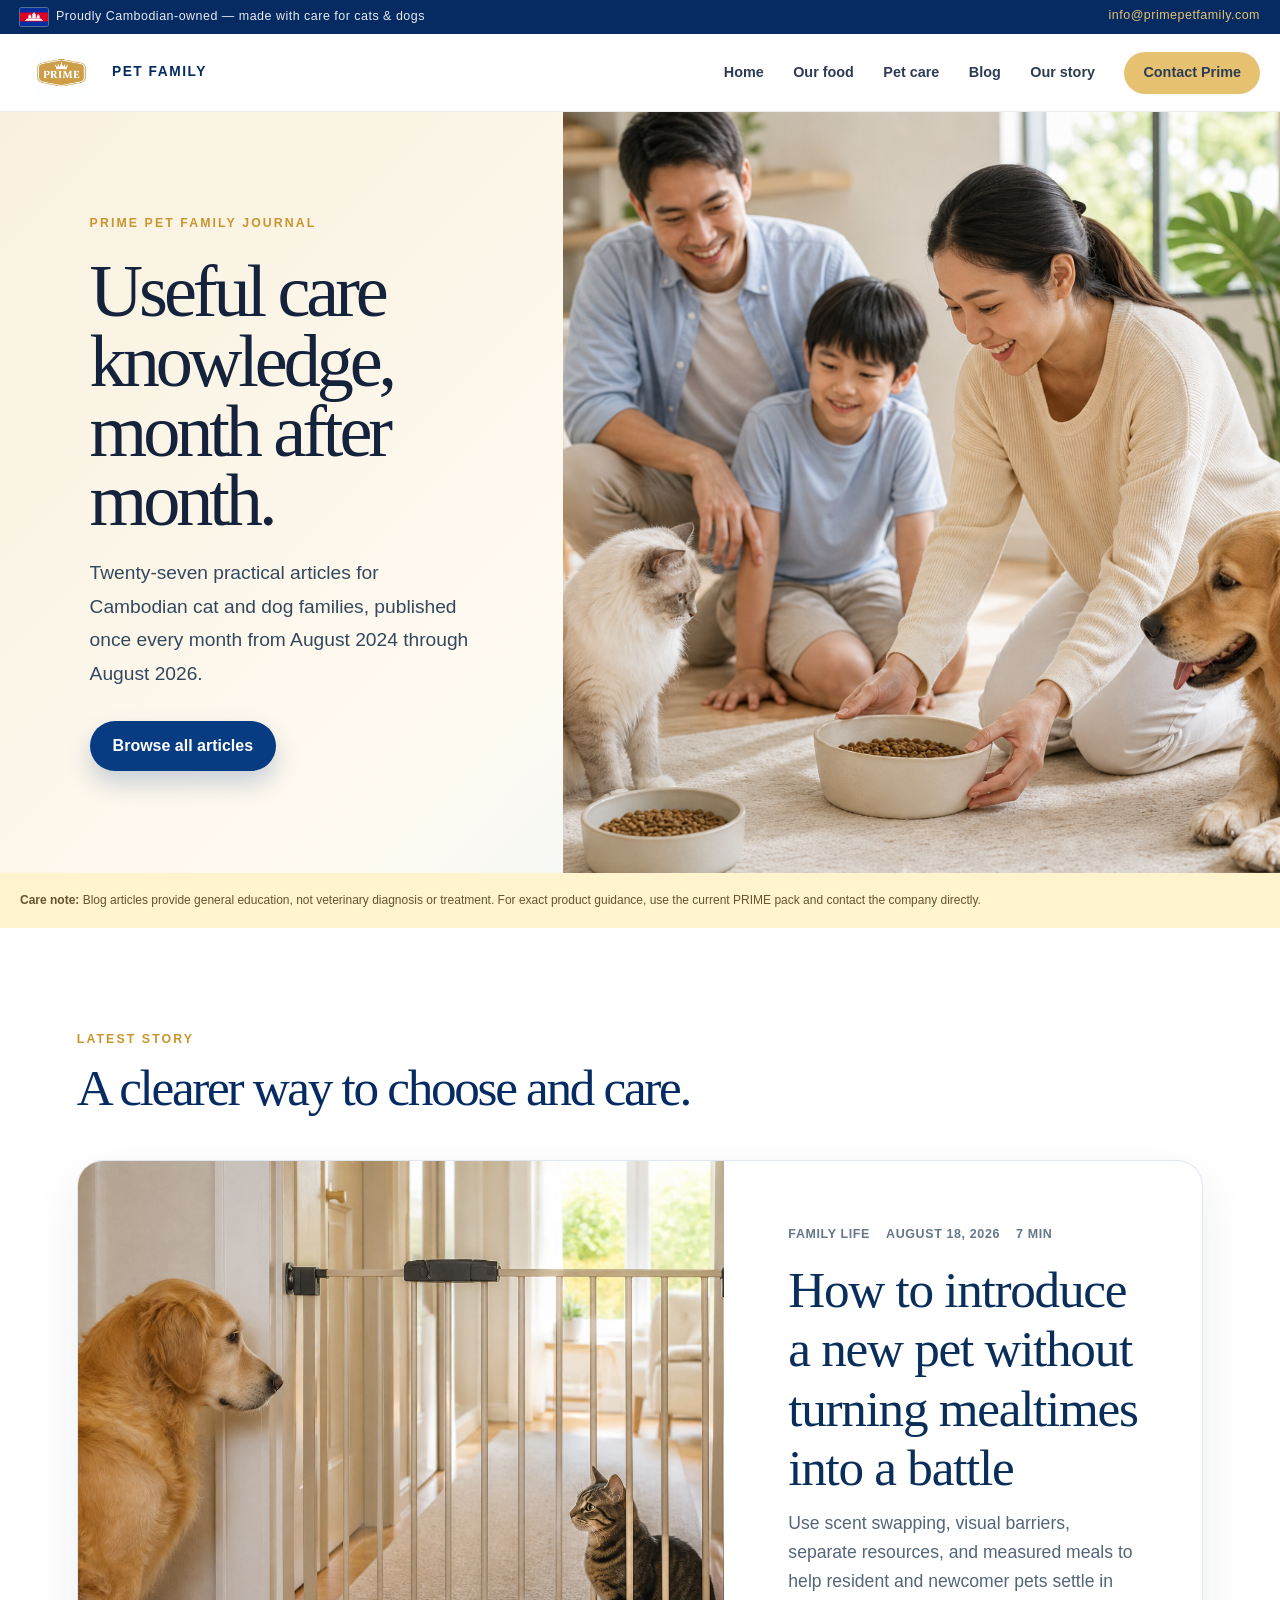
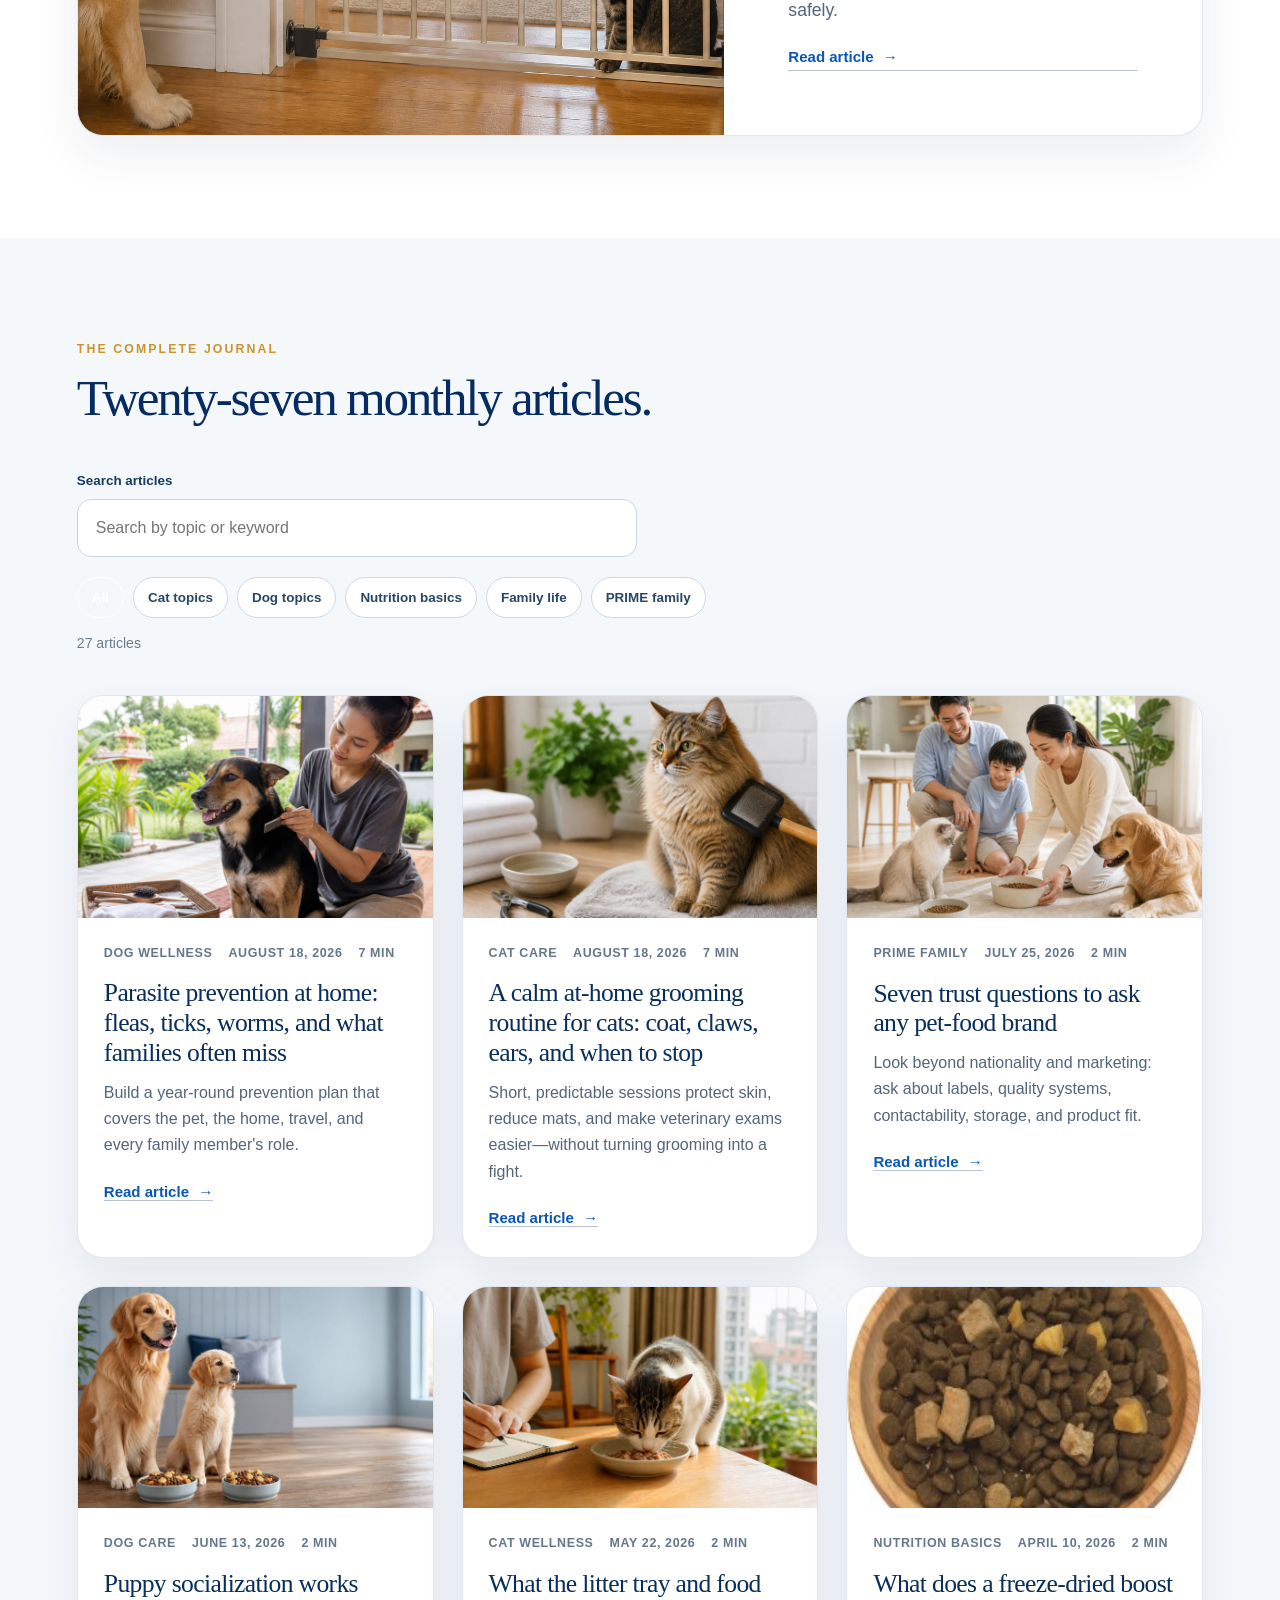
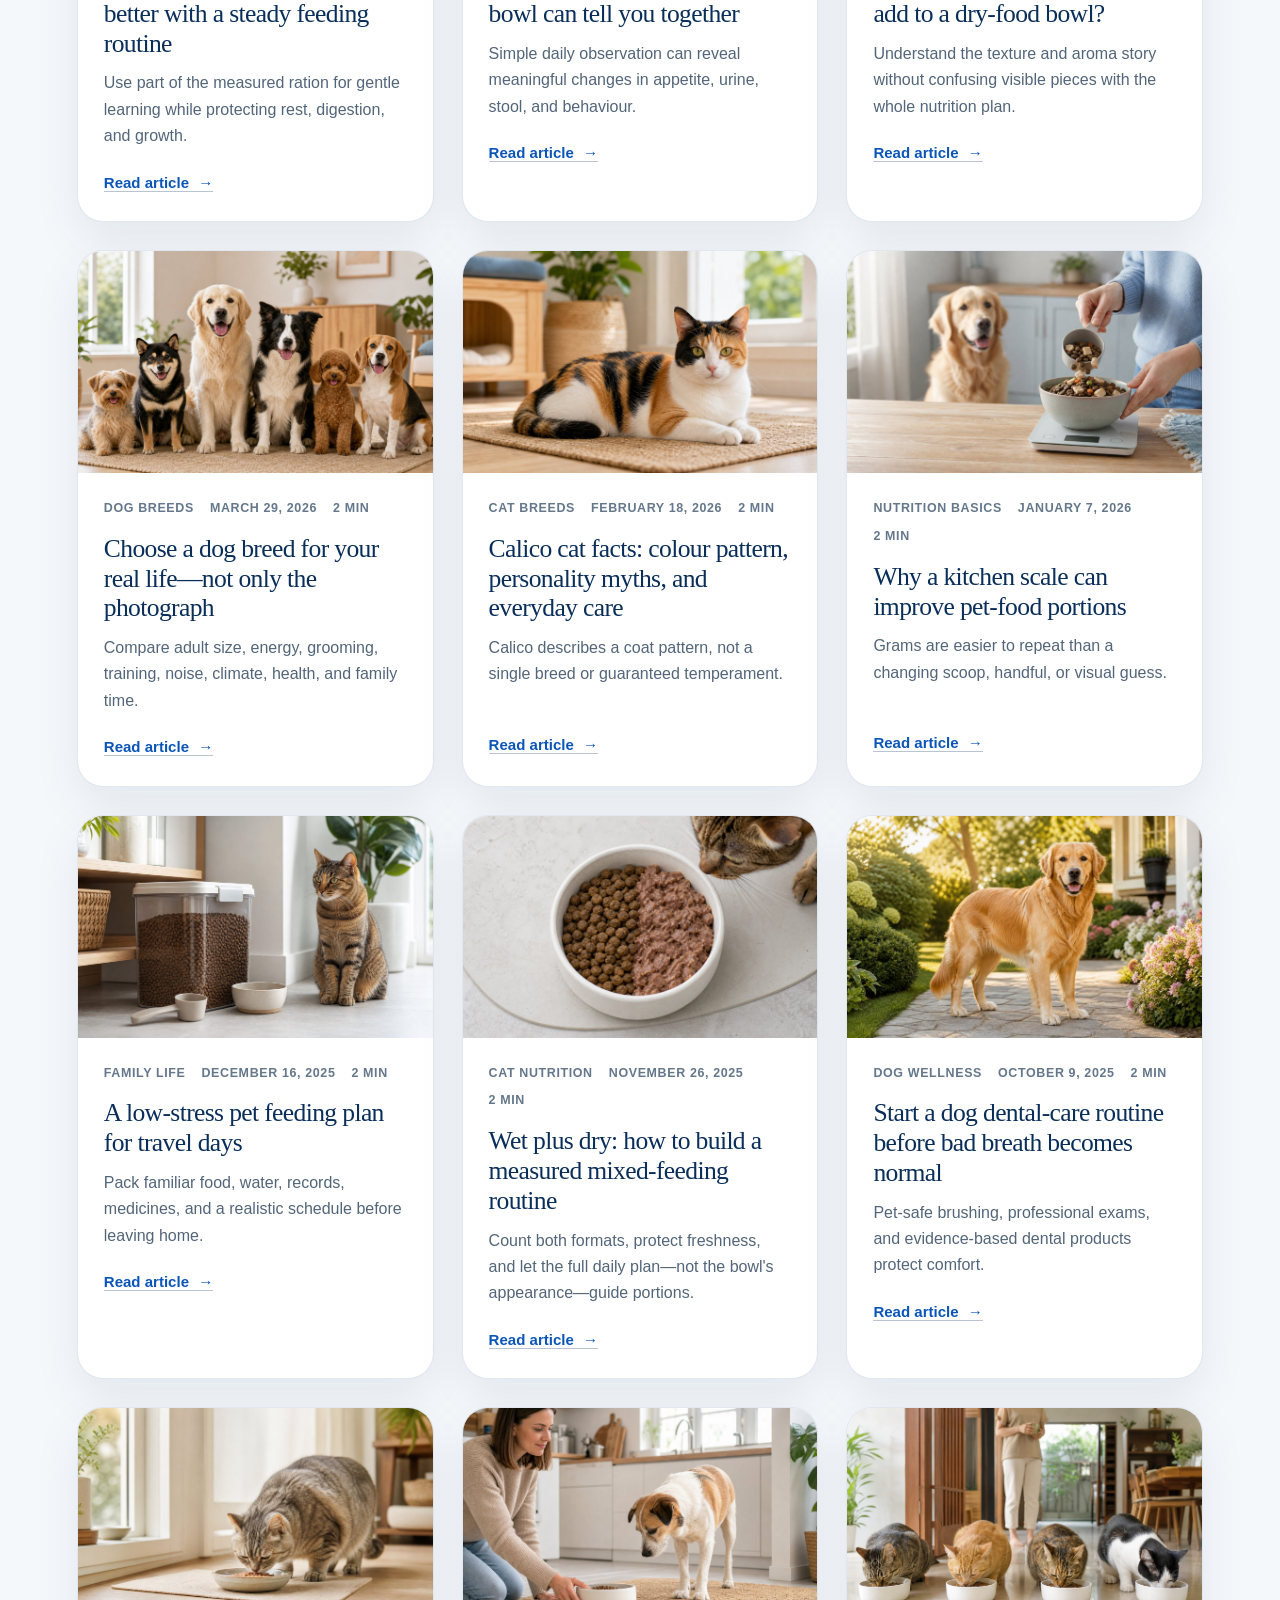
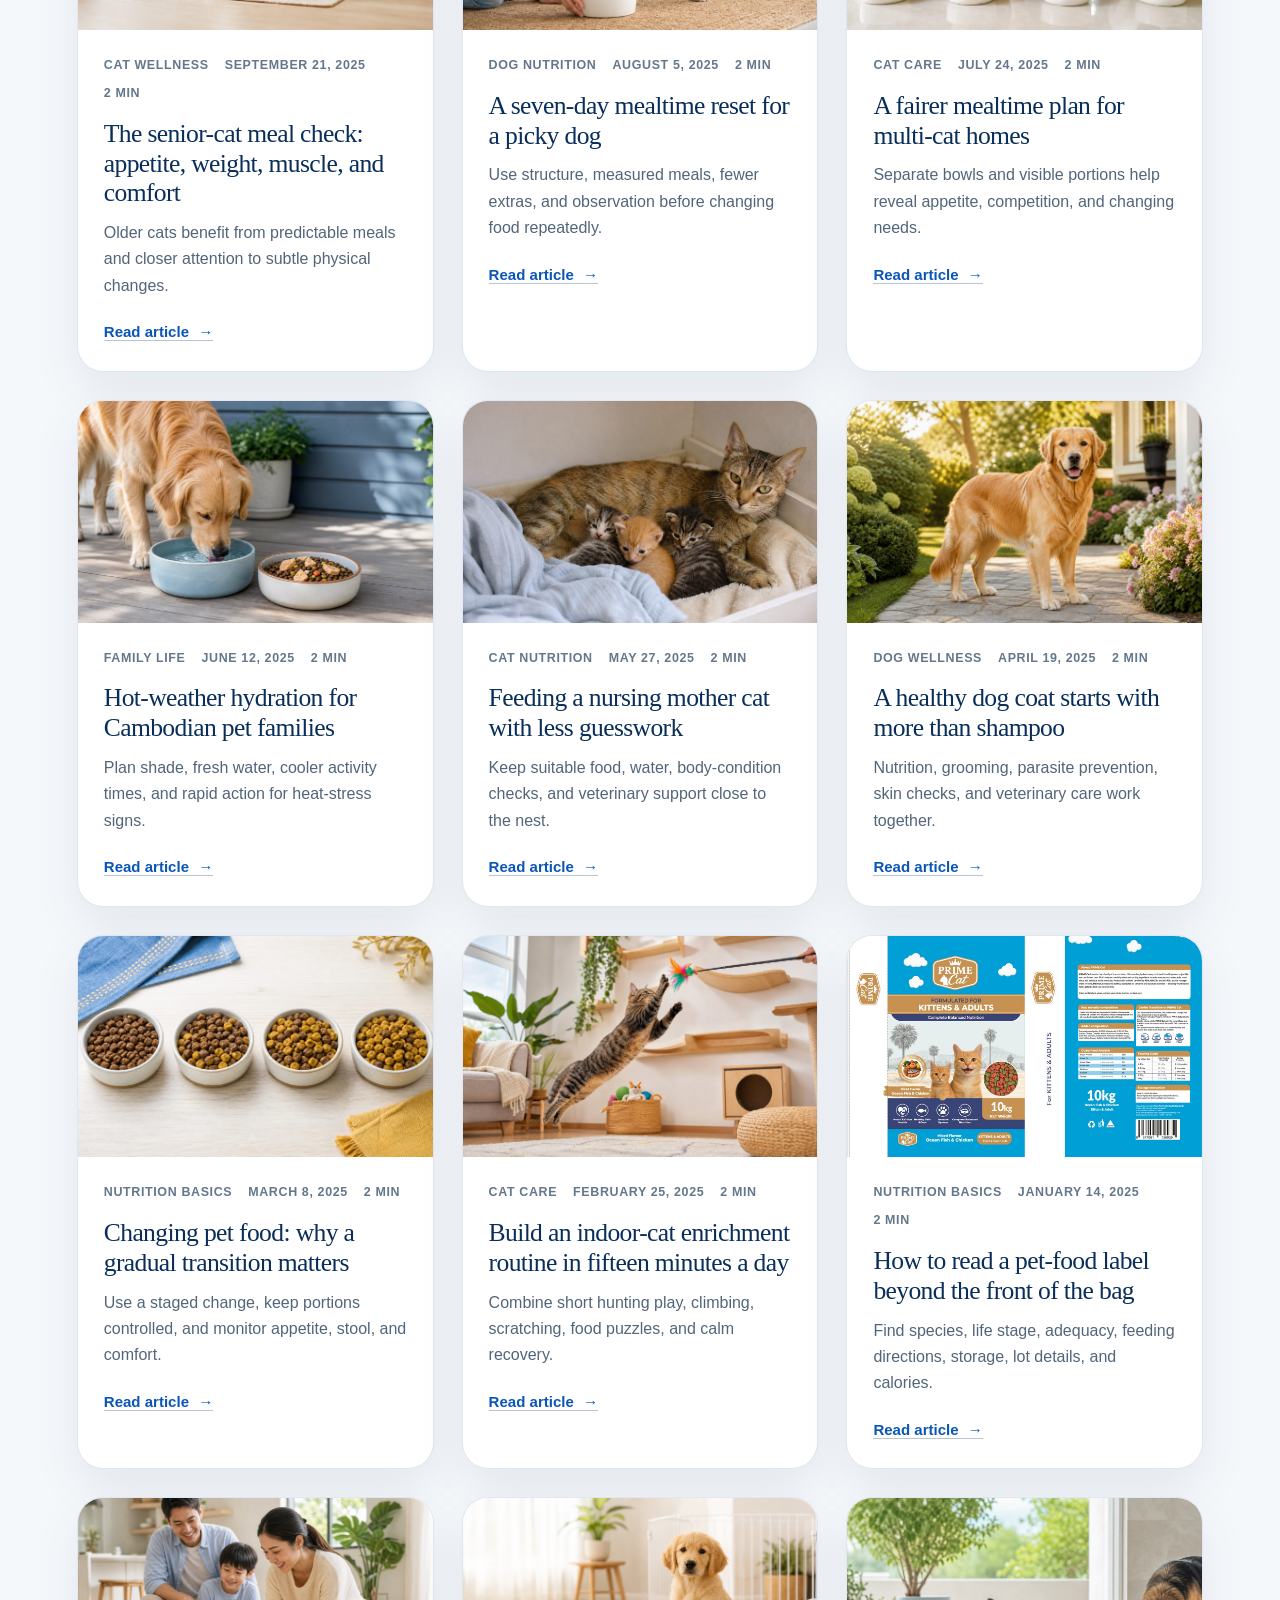
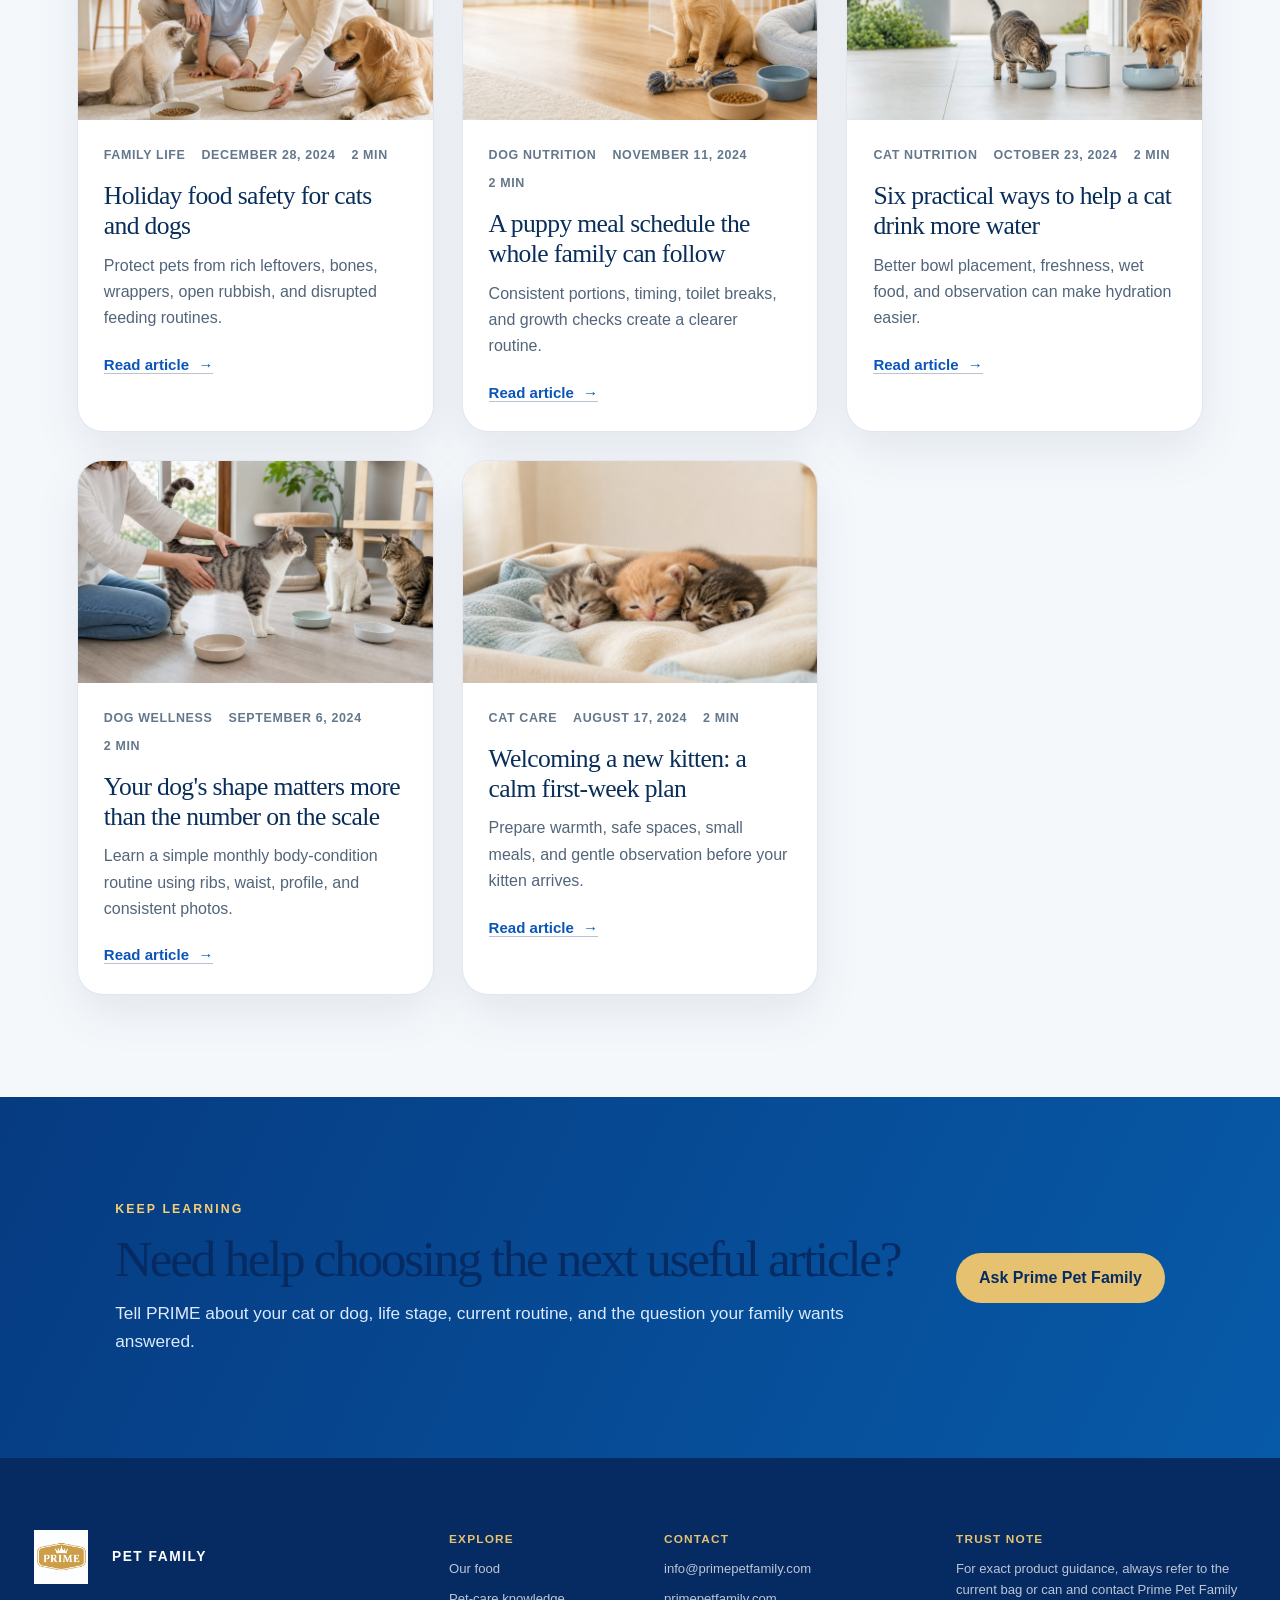
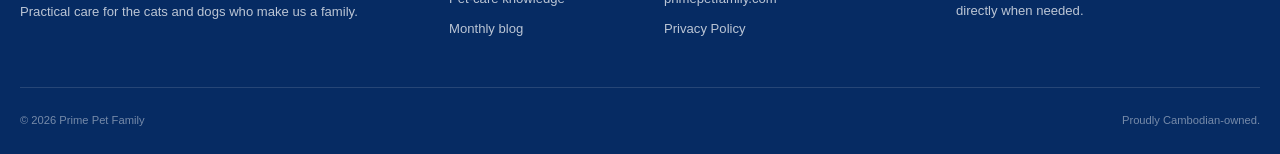
<file: blog.html>
<!doctype html>
<html lang="en">
<head>
  <meta charset="utf-8">
  <meta name="viewport" content="width=device-width, initial-scale=1">
  <meta name="description" content="Twenty-seven practical cat and dog care articles from Prime Pet Family, published monthly from August 2024 through August 2026.">
  <meta name="theme-color" content="#073b82">
  <meta property="og:title" content="Pet Care Blog | Prime Pet Family">
  <meta property="og:description" content="Practical monthly articles about feeding, health observation, kittens, puppies, breeds, hydration, and everyday pet-family routines.">
  <meta property="og:type" content="website">
  <meta property="og:url" content="https://primepetfamily.com/blog.html">
  <meta property="og:image" content="https://primepetfamily.com/assets/trust-family-scene.png">
  <link rel="canonical" href="https://primepetfamily.com/blog.html">
  <title>Pet Care Blog | Prime Pet Family</title>
  <script type="application/ld+json">
  {
    "@context": "https://schema.org",
    "@type": "Blog",
    "name": "Prime Pet Family Blog",
    "url": "https://primepetfamily.com/blog.html",
    "description": "Monthly practical education for cat and dog families.",
    "publisher": { "@type": "Organization", "name": "Prime Pet Family", "url": "https://primepetfamily.com/" }
  }
  </script>
  <link rel="stylesheet" href="styles.css">
  <link rel="stylesheet" href="detail.css">
  <script src="page.js" defer></script>
  <script src="blog-data.js?v=20260818" defer></script>
  <script src="blog.js?v=20260818" defer></script>
</head>
<body class="detail-page blog-page">
  <a class="skip-link" href="#main">Skip to content</a>
  <div class="announcement">
    <span class="ownership-message"><img class="cambodia-flag" src="assets/cambodia-flag.svg" alt="Flag of Cambodia">Proudly Cambodian-owned &mdash; made with care for cats &amp; dogs</span>
    <a href="mailto:info@primepetfamily.com">info@primepetfamily.com</a>
  </div>

  <header class="site-header" id="top">
    <a class="brand" href="index.html" aria-label="Prime Pet Family home"><img src="assets/prime-logo.jpg" alt="Prime"><span>Pet Family</span></a>
    <button class="menu-toggle" type="button" aria-expanded="false" aria-controls="primary-nav"><span></span><span></span><span></span><span class="sr-only">Open navigation</span></button>
    <nav class="primary-nav" id="primary-nav" aria-label="Primary navigation">
      <a href="index.html">Home</a>
      <a href="index.html#products">Our food</a>
      <a href="knowledge.html">Pet care</a>
      <a href="blog.html" aria-current="page">Blog</a>
      <a href="index.html#story">Our story</a>
      <a class="button button-small button-gold" href="mailto:info@primepetfamily.com">Contact Prime</a>
    </nav>
  </header>

  <main id="main">
    <section class="blog-hero">
      <div class="blog-hero-copy">
        <p class="eyebrow">Prime Pet Family journal</p>
        <h1>Useful care knowledge,<br>month after month.</h1>
        <p>Twenty-seven practical articles for Cambodian cat and dog families, published once every month from August 2024 through August 2026.</p>
        <a class="button button-blue" href="#articles">Browse all articles</a>
      </div>
      <div class="blog-hero-image"><img src="assets/trust-family-scene.png" alt="A family relaxing at home with their healthy cat and dog"></div>
    </section>

    <div class="knowledge-disclaimer"><strong>Care note:</strong> Blog articles provide general education, not veterinary diagnosis or treatment. For exact product guidance, use the current PRIME pack and contact the company directly.</div>

    <section class="blog-featured-section" aria-labelledby="latest-title">
      <div class="detail-heading"><p class="eyebrow">Latest story</p><h2 id="latest-title">A clearer way to choose and care.</h2></div>
      <div id="blog-featured" aria-live="polite"></div>
    </section>

    <section class="blog-archive" id="articles" aria-labelledby="articles-title">
      <div class="detail-heading"><p class="eyebrow">The complete journal</p><h2 id="articles-title">Twenty-seven monthly articles.</h2></div>
      <div class="blog-tools">
        <label class="blog-search"><span>Search articles</span><input id="blog-search" type="search" placeholder="Search by topic or keyword" autocomplete="off"></label>
        <div class="blog-filters" aria-label="Filter articles by topic">
          <button type="button" data-blog-filter="All" aria-pressed="true">All</button>
          <button type="button" data-blog-filter="Cat" aria-pressed="false">Cat topics</button>
          <button type="button" data-blog-filter="Dog" aria-pressed="false">Dog topics</button>
          <button type="button" data-blog-filter="Nutrition basics" aria-pressed="false">Nutrition basics</button>
          <button type="button" data-blog-filter="Family life" aria-pressed="false">Family life</button>
          <button type="button" data-blog-filter="Prime family" aria-pressed="false">PRIME family</button>
        </div>
        <p id="blog-result-count" class="blog-result-count" aria-live="polite"></p>
      </div>
      <div class="blog-grid" id="blog-grid"></div>
    </section>

    <section class="blog-newsletter" aria-labelledby="newsletter-title">
      <div><p class="eyebrow">Keep learning</p><h2 id="newsletter-title">Need help choosing the next useful article?</h2><p>Tell PRIME about your cat or dog, life stage, current routine, and the question your family wants answered.</p></div>
      <a class="button button-gold" href="mailto:info@primepetfamily.com?subject=Pet%20care%20article%20question">Ask Prime Pet Family</a>
    </section>
  </main>

  <footer class="site-footer detail-footer">
    <div class="footer-brand"><a class="brand brand-footer" href="index.html"><img src="assets/prime-logo.jpg" alt=""><span>Pet Family</span></a><p>Practical care for the cats and dogs who make us a family.</p></div>
    <div><strong>Explore</strong><a href="index.html#products">Our food</a><a href="knowledge.html">Pet-care knowledge</a><a href="blog.html">Monthly blog</a></div>
    <div><strong>Contact</strong><a href="mailto:info@primepetfamily.com">info@primepetfamily.com</a><a href="https://www.primepetfamily.com">primepetfamily.com</a><a href="privacy.html">Privacy Policy</a></div>
    <div class="footer-note"><strong>Trust note</strong><p>For exact product guidance, always refer to the current bag or can and contact Prime Pet Family directly when needed.</p></div>
    <div class="copyright"><span>&copy; <span id="year"></span> Prime Pet Family</span><span>Proudly Cambodian-owned.</span></div>
  </footer>
</body>
</html>
</file>
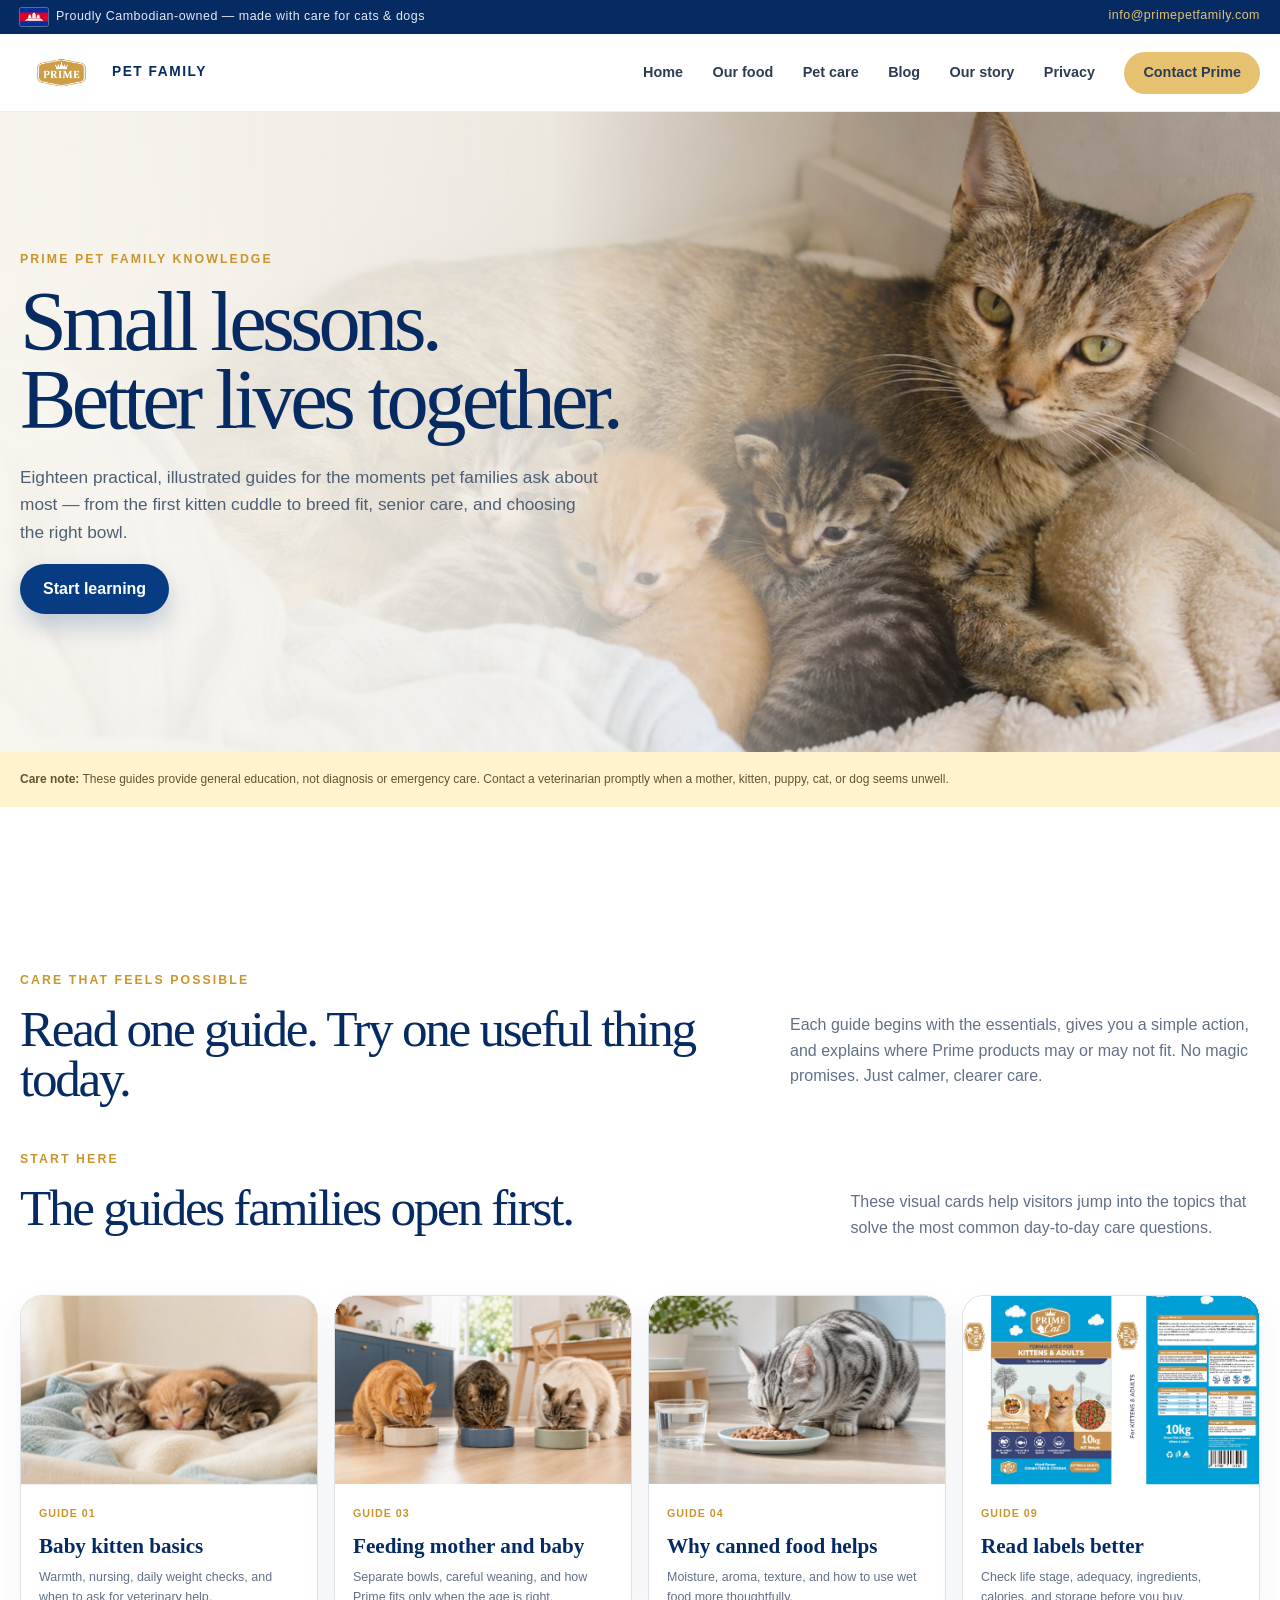
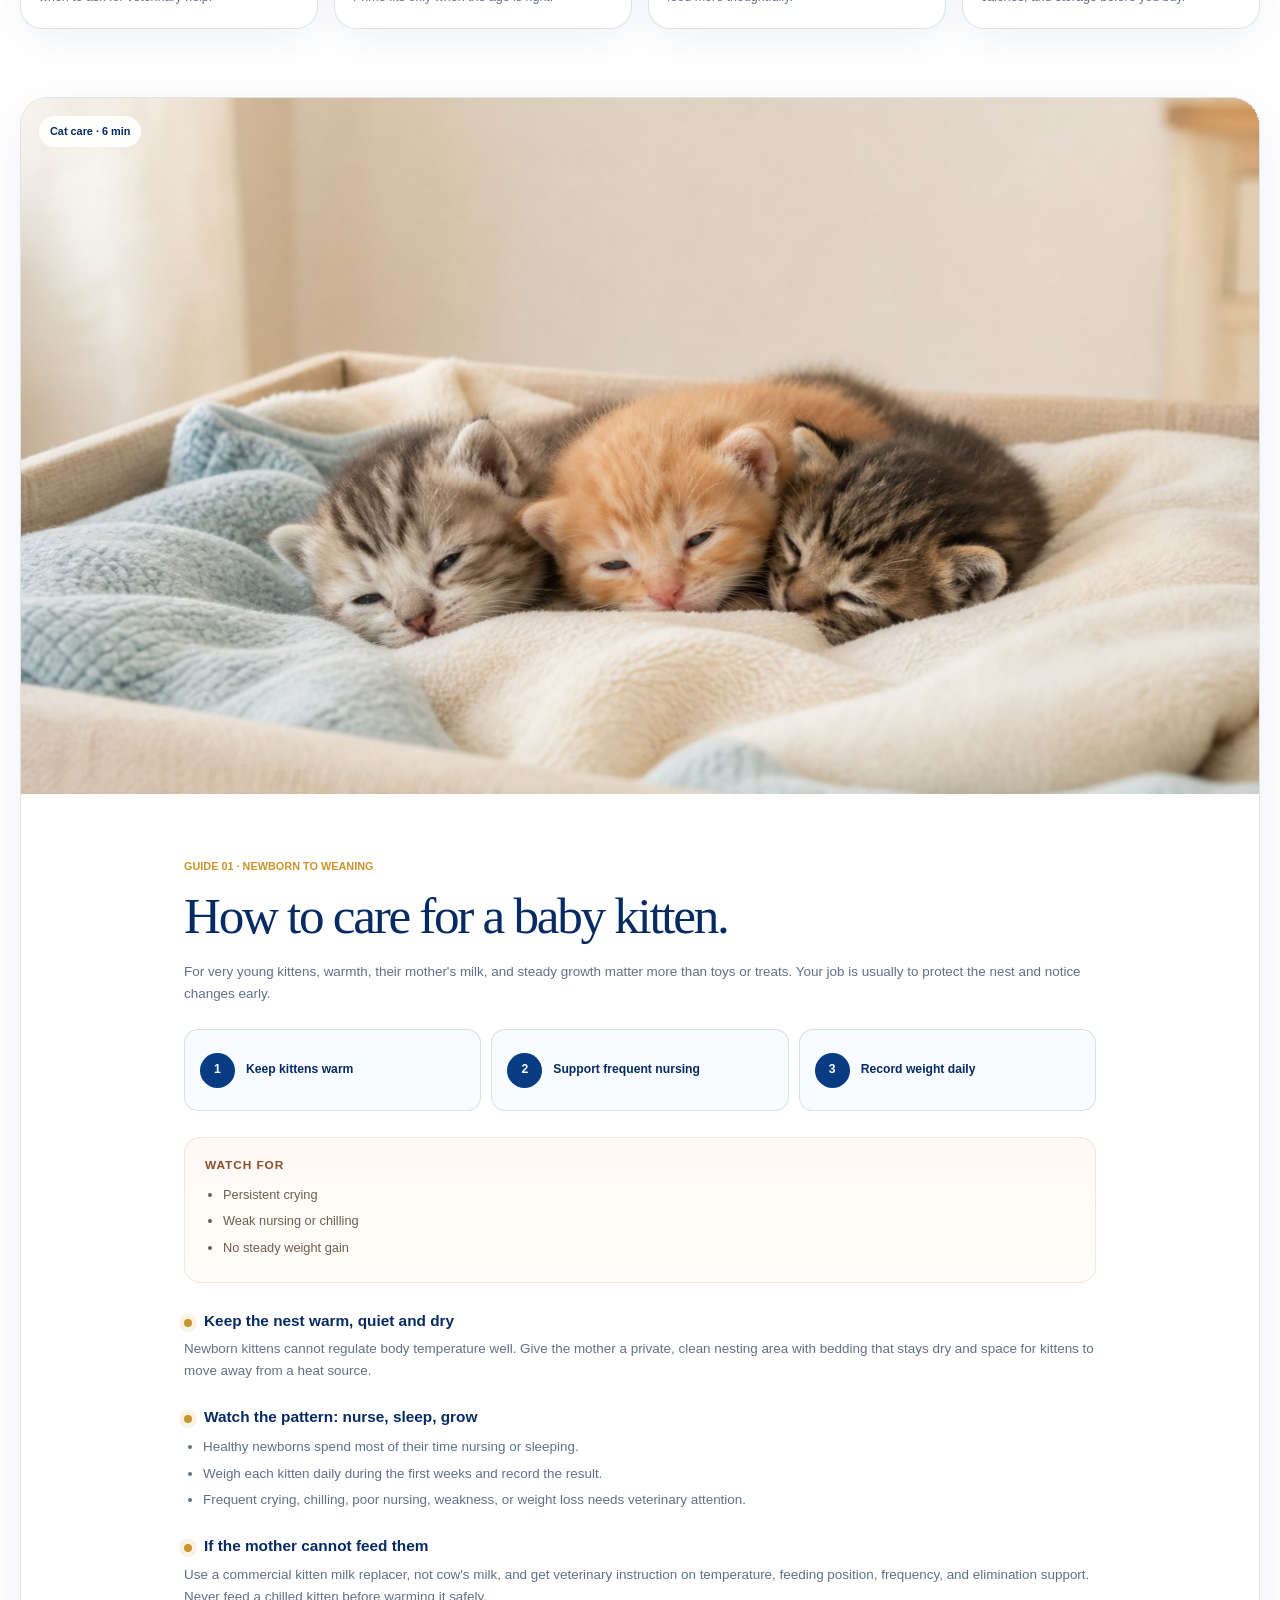
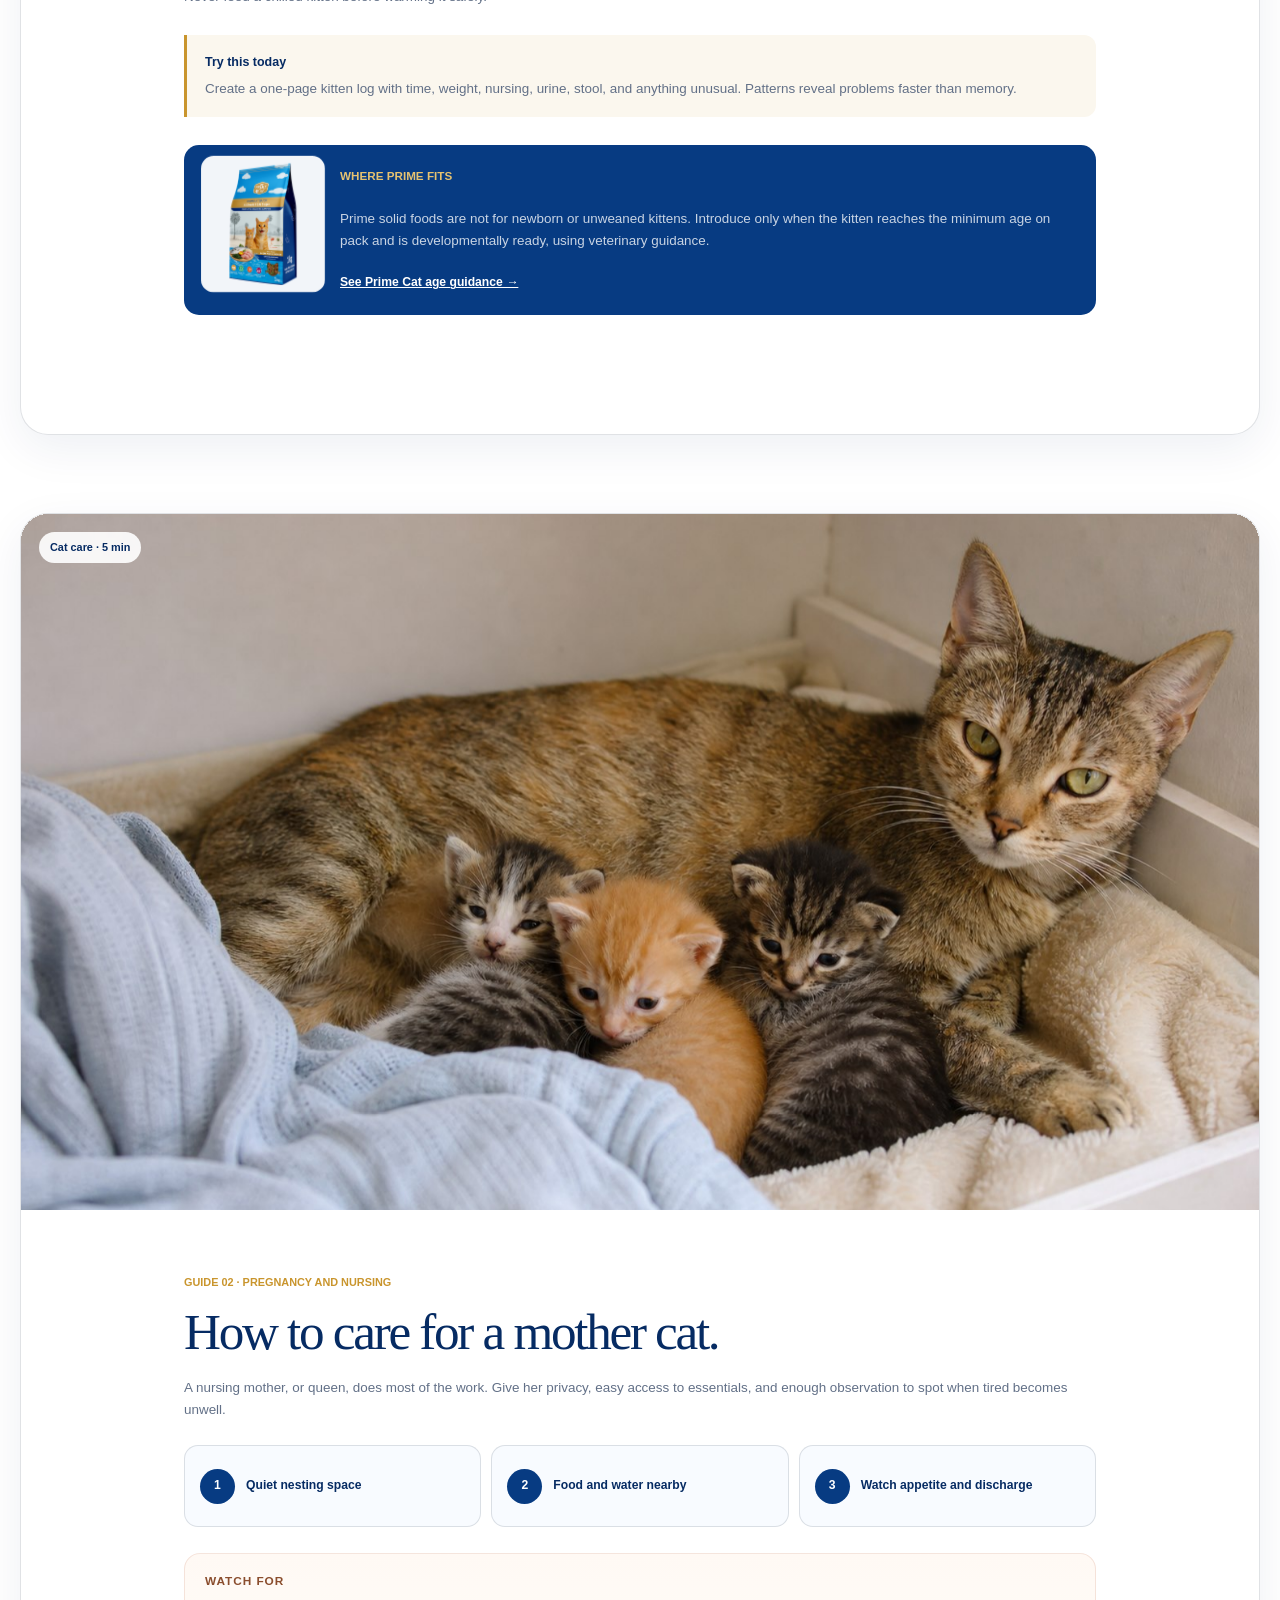
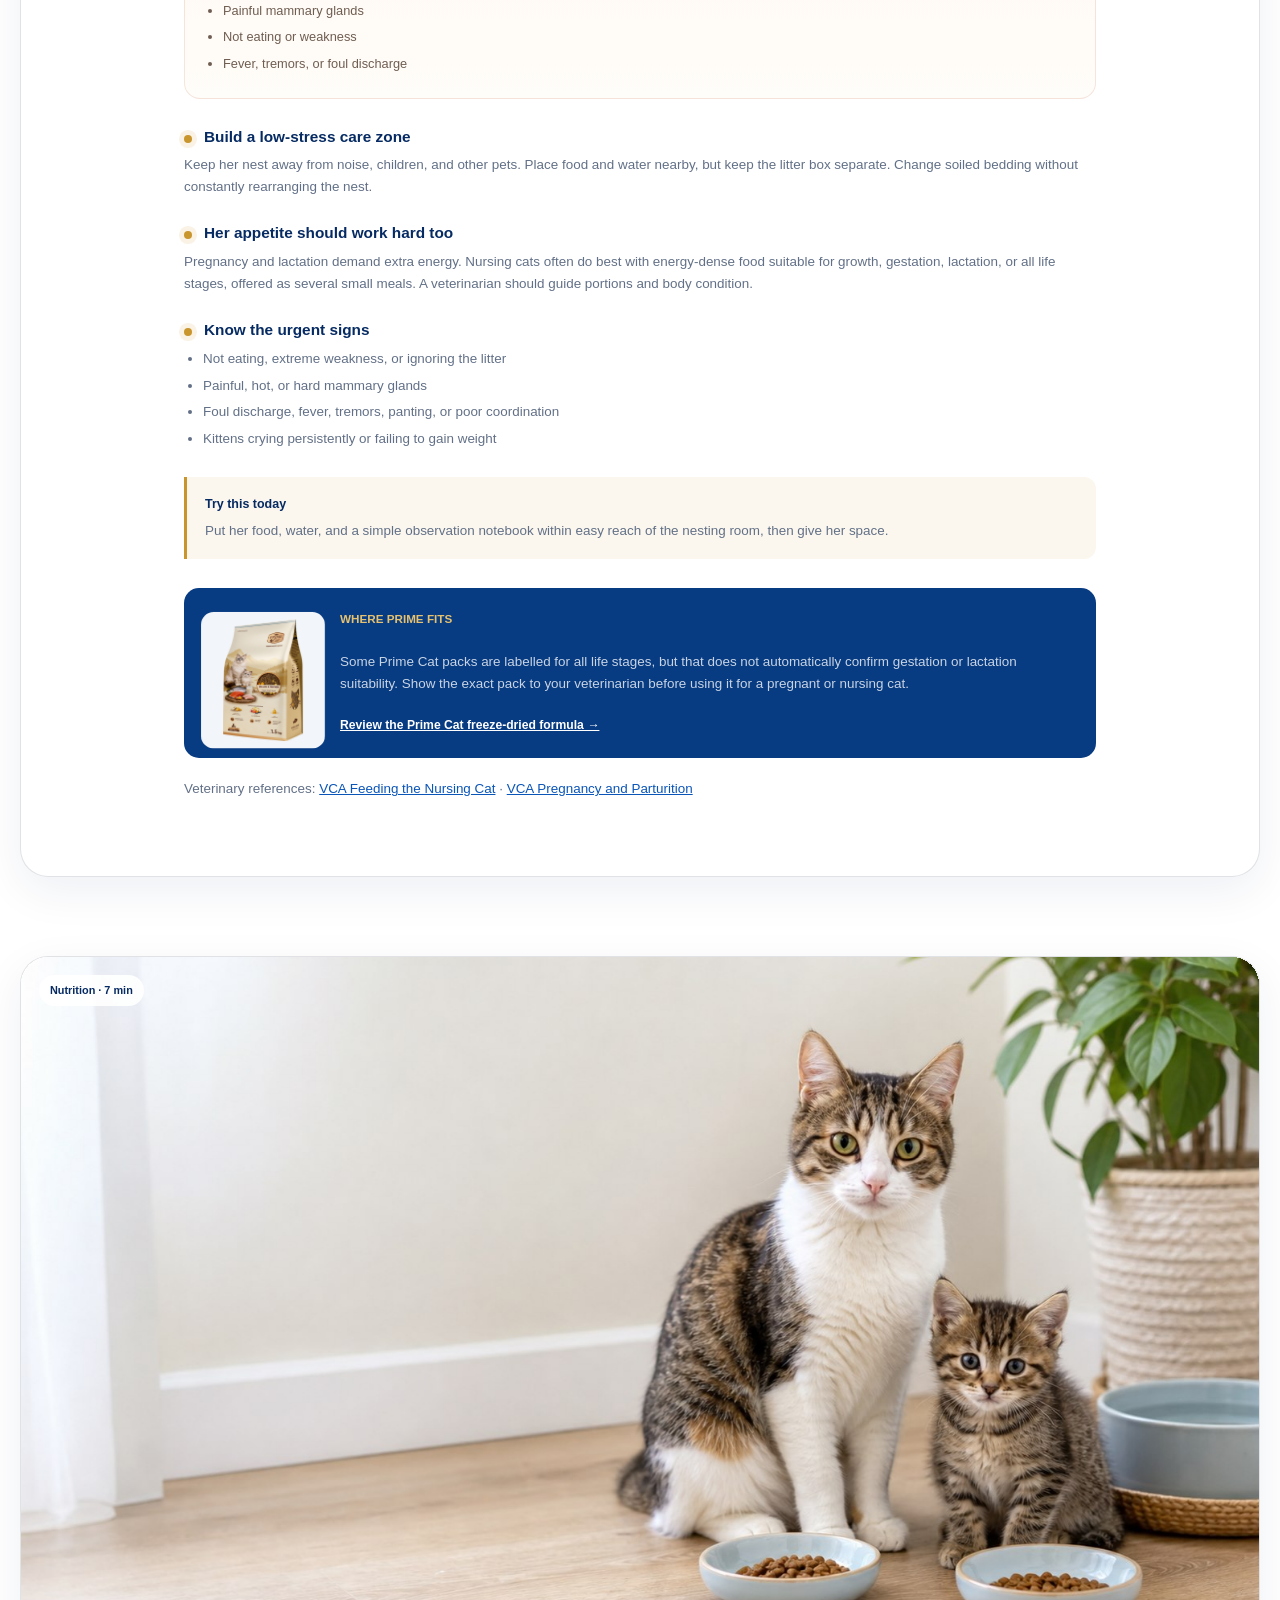
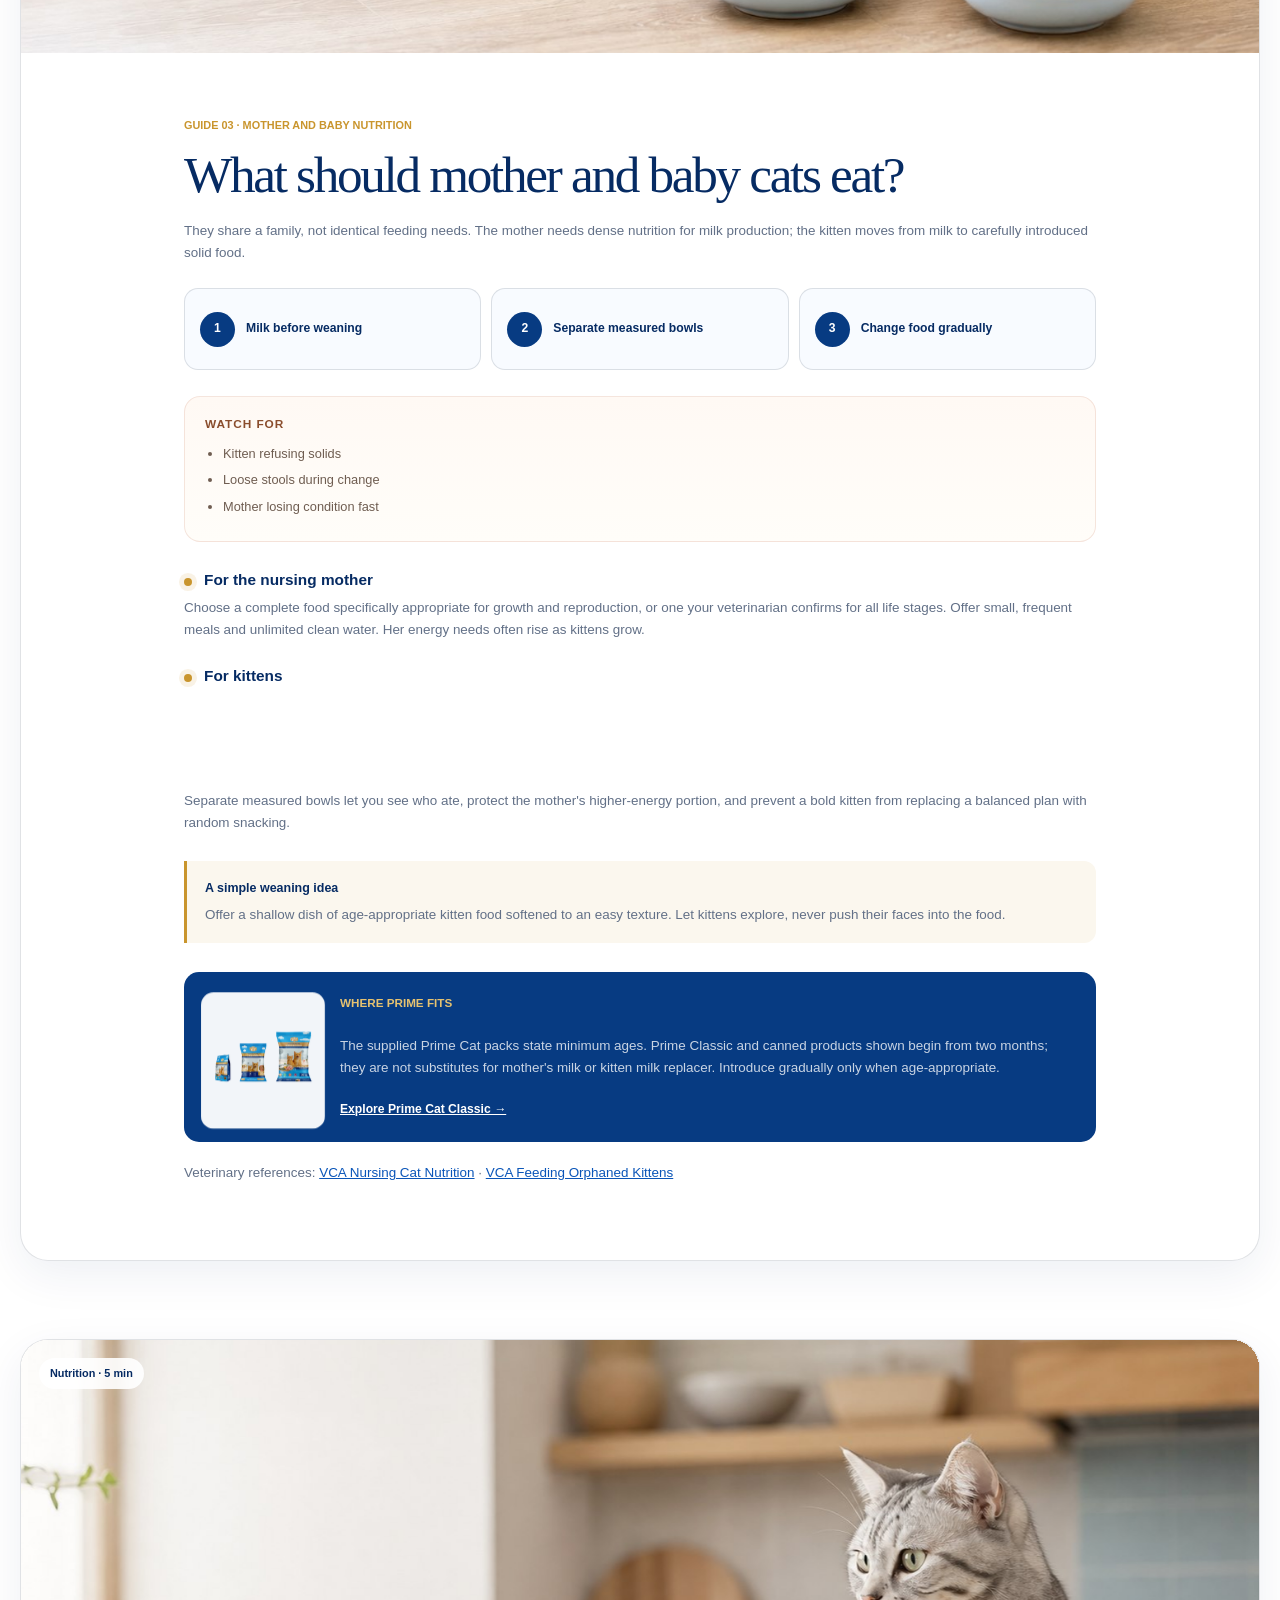
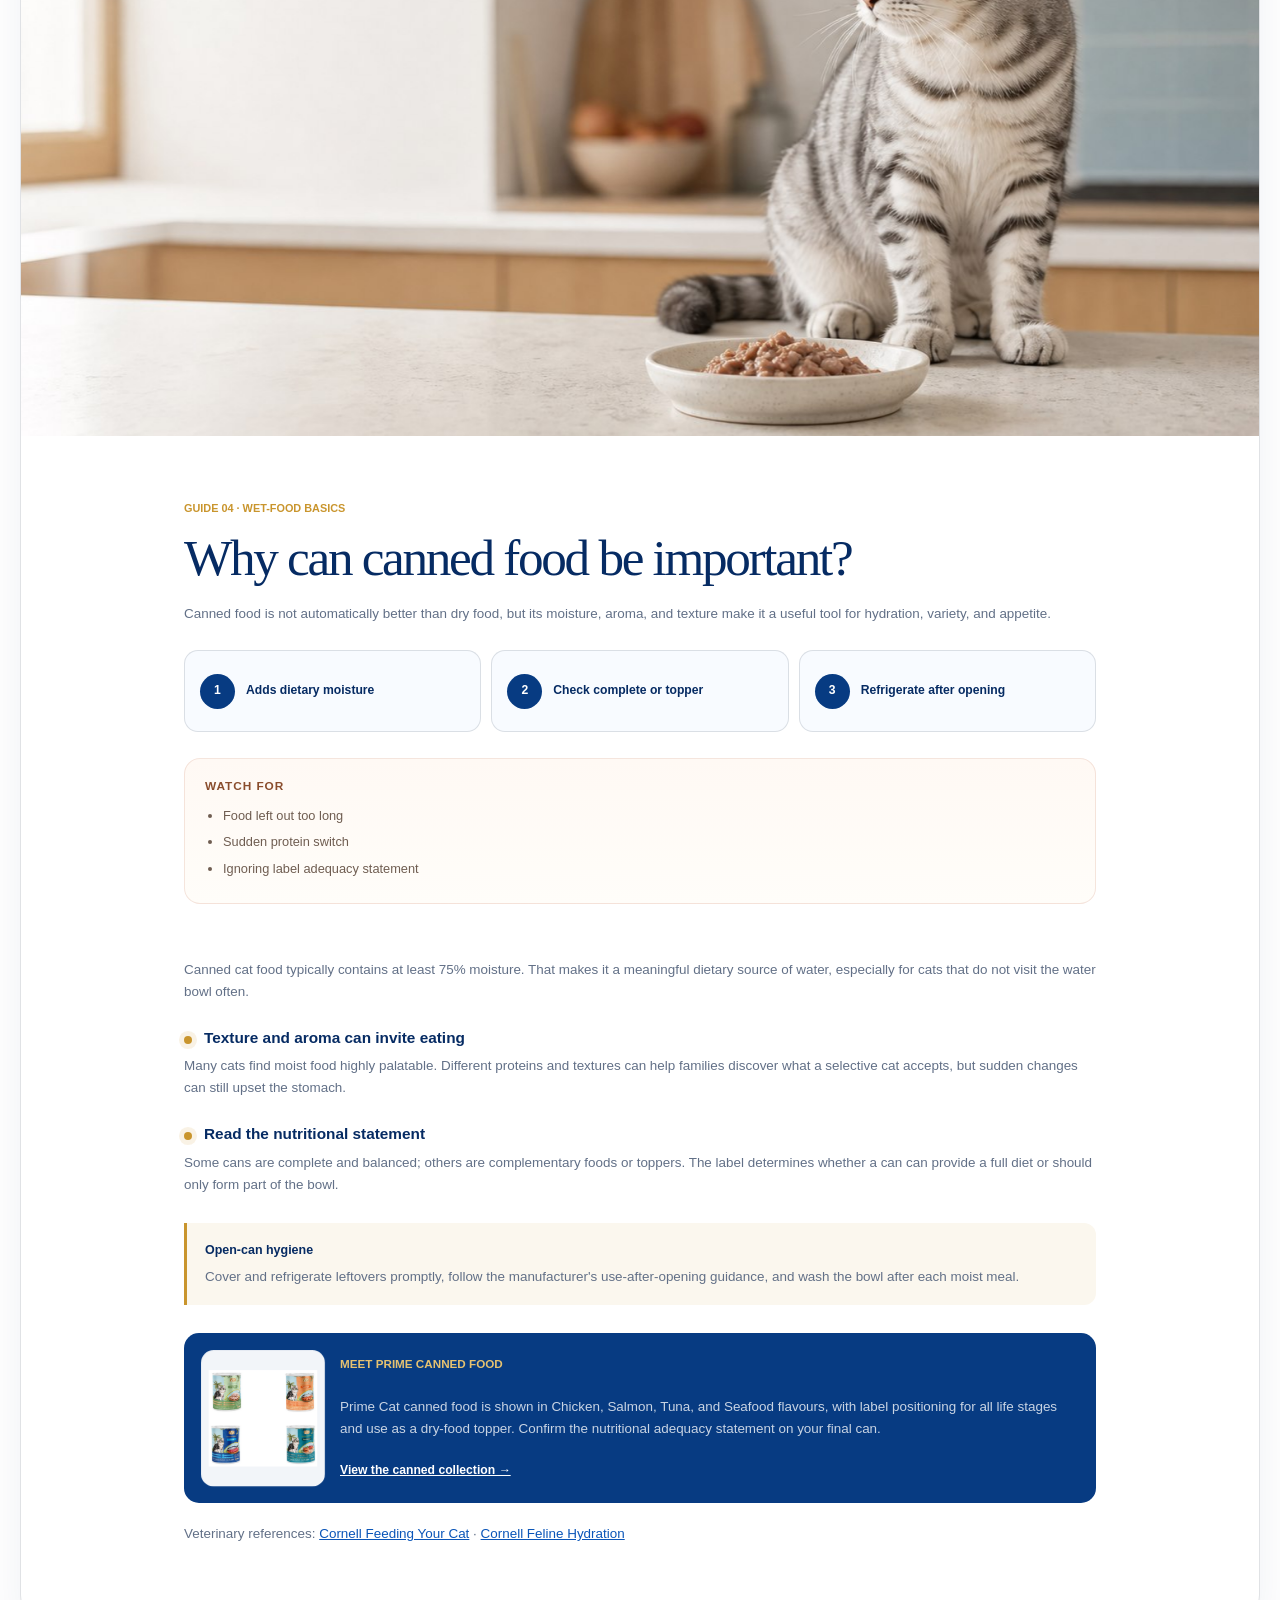
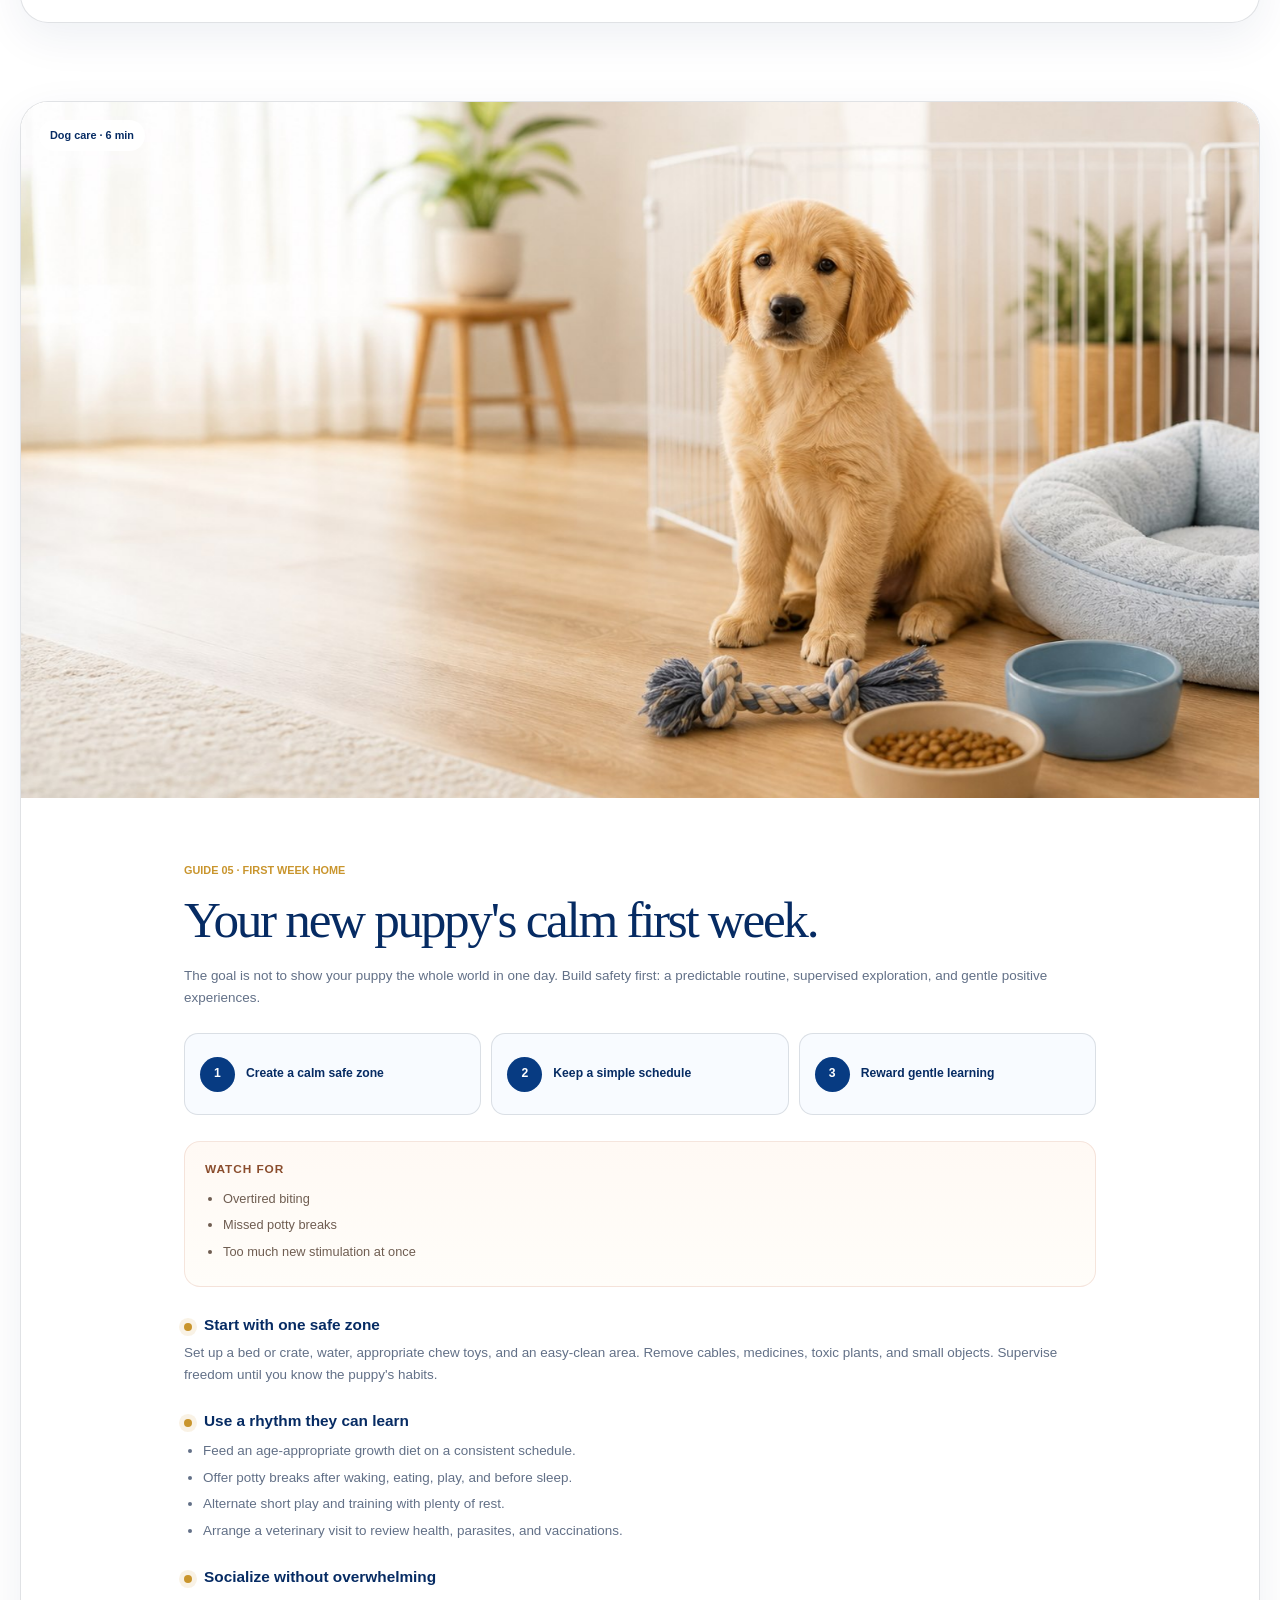
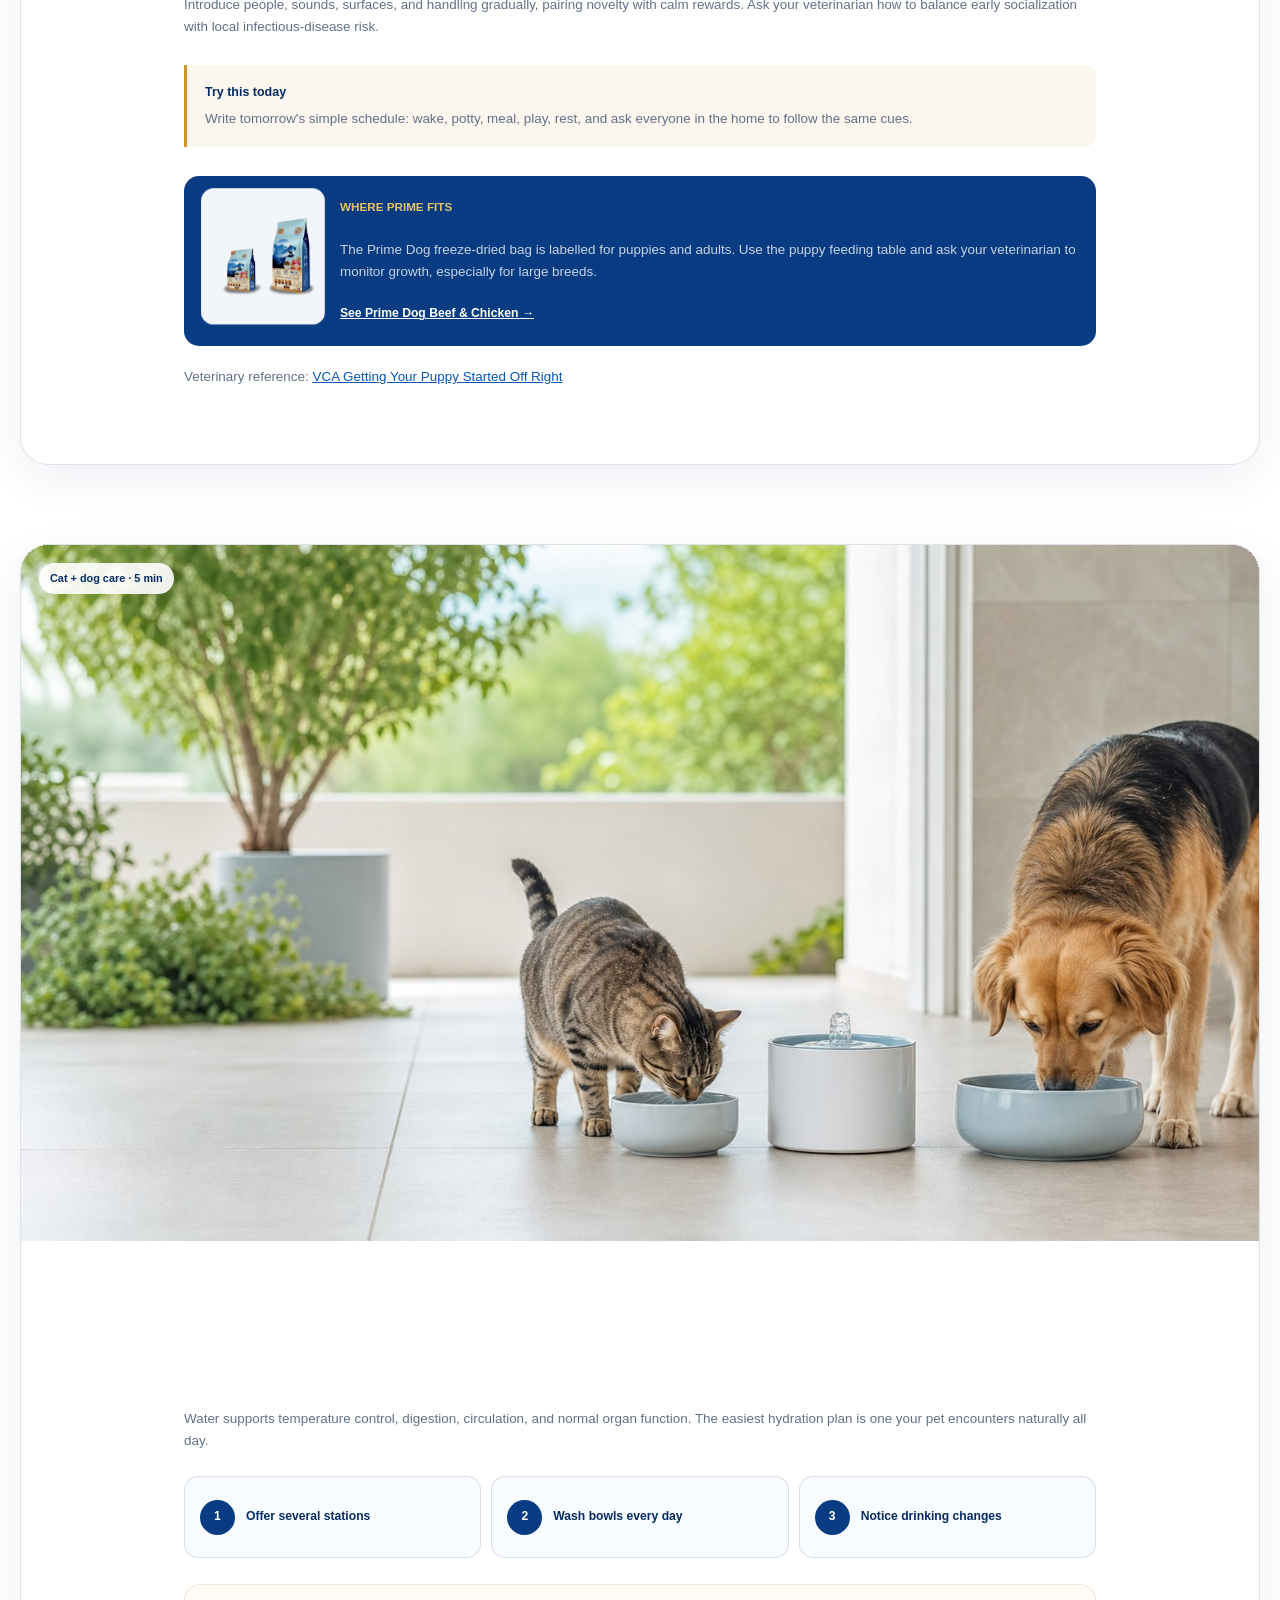
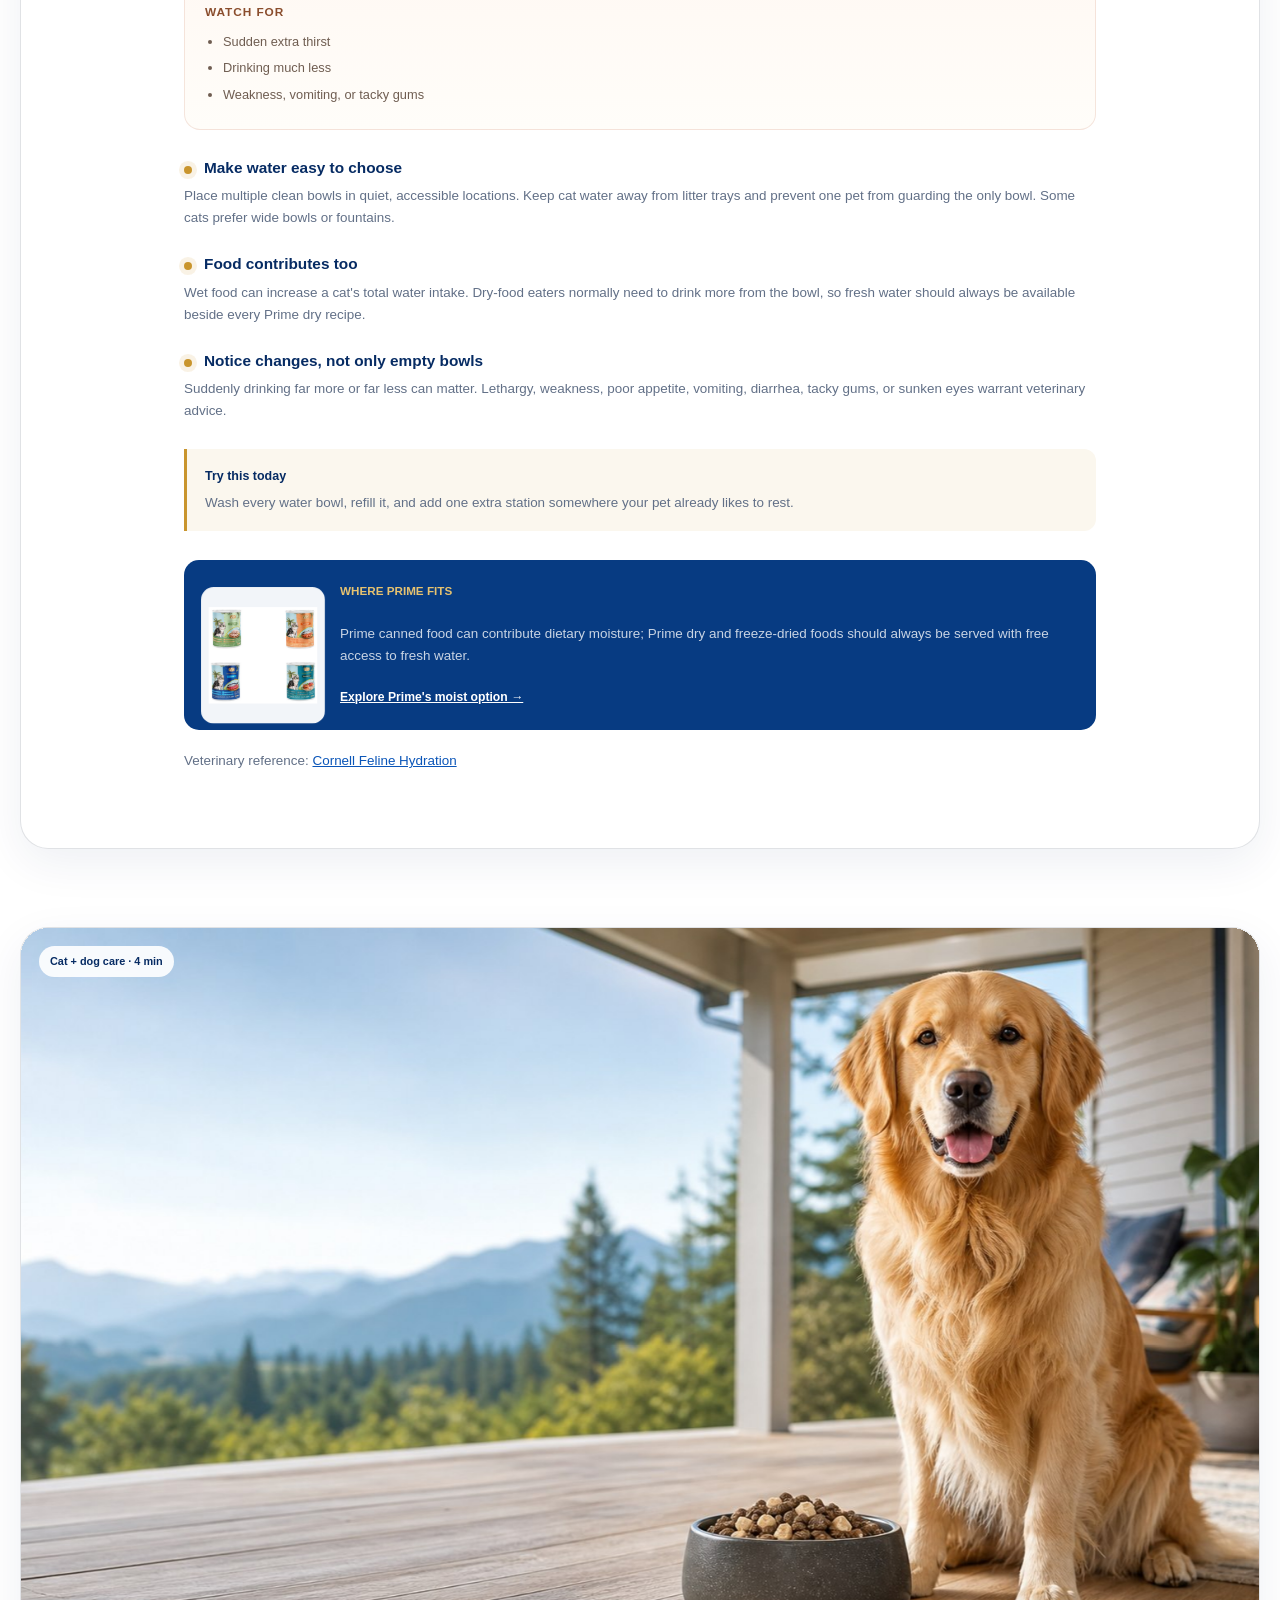
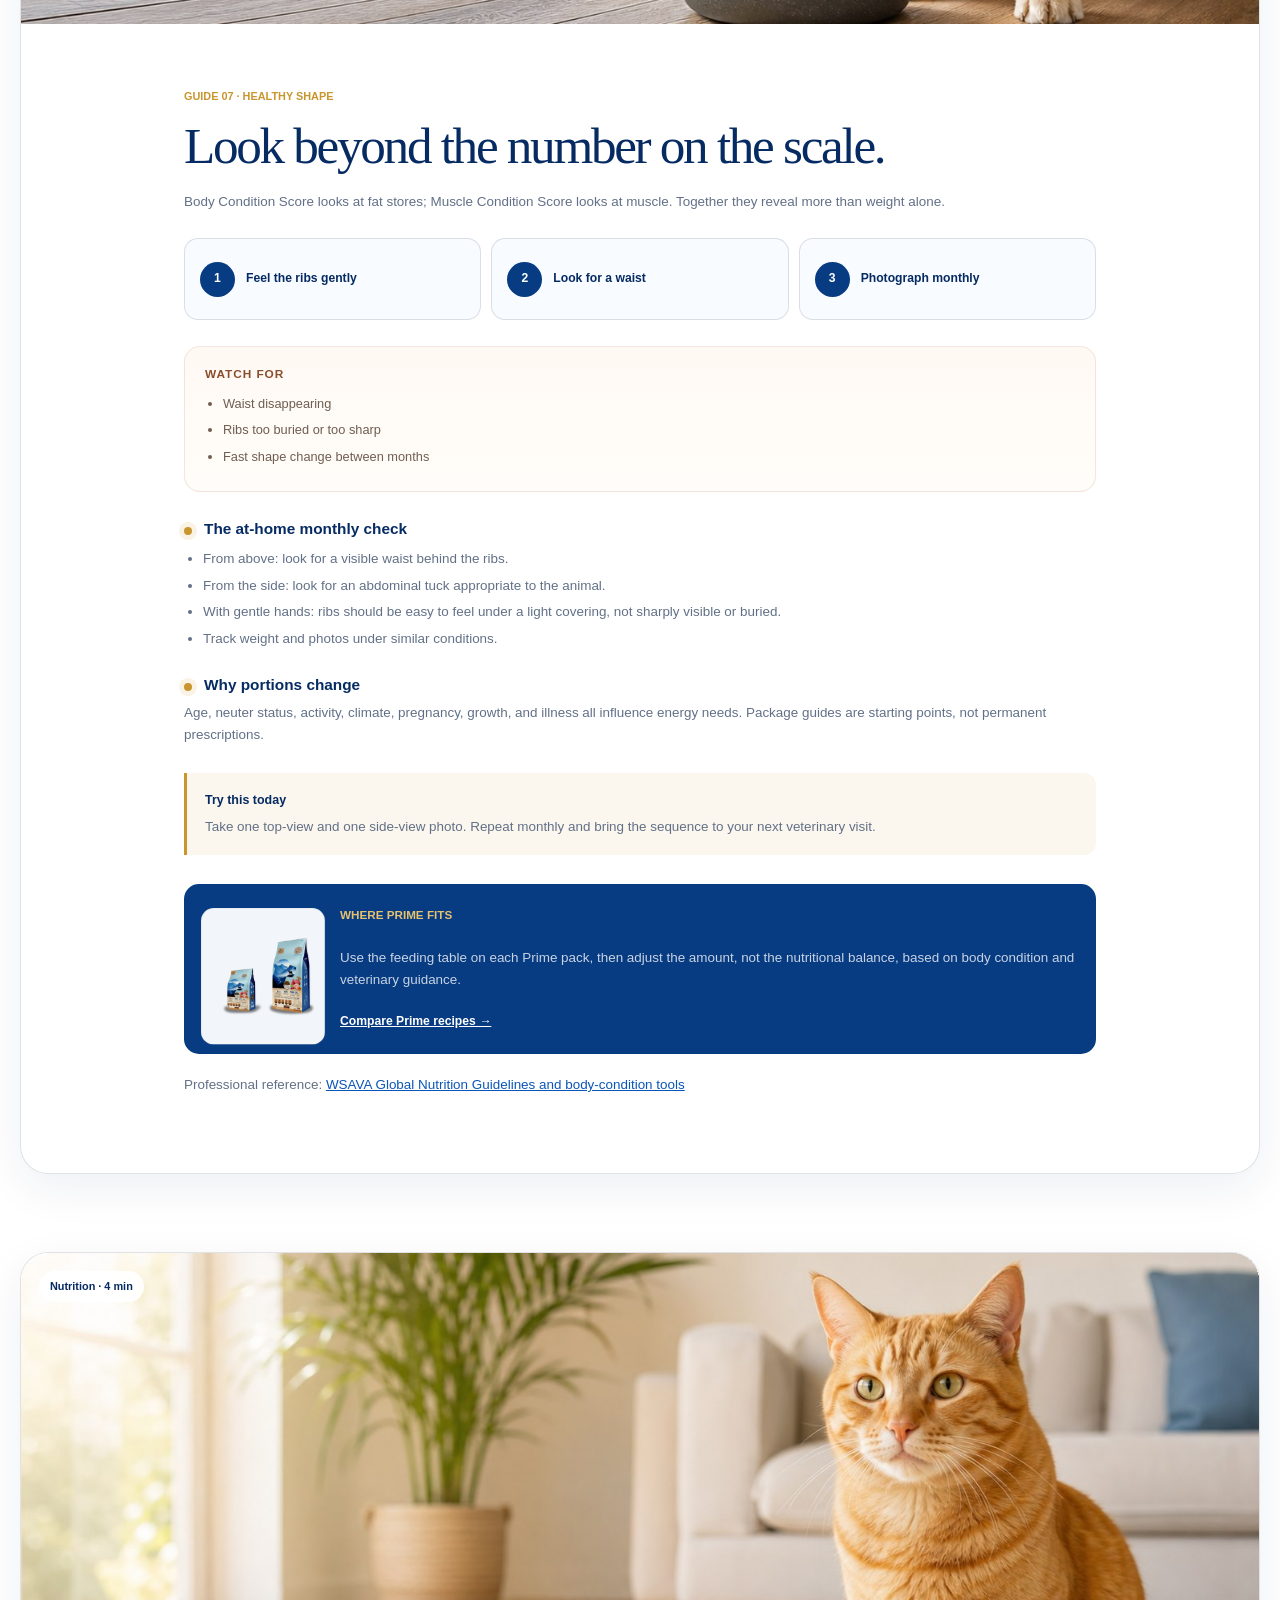
<file: knowledge.html>
<!doctype html>
<html lang="en">
<head>
  <meta charset="utf-8">
  <meta name="viewport" content="width=device-width, initial-scale=1">
  <meta name="description" content="Practical cat and dog care guides from Prime Pet Family: kittens, mother cats, feeding, hydration, canned food, indoor enrichment, senior care, and breed basics.">
  <meta name="theme-color" content="#073b82">
  <meta property="og:title" content="Pet Care Knowledge | Prime Pet Family">
  <meta property="og:description" content="Helpful cat and dog care guides from Prime Pet Family, from first-kitten basics to nutrition and daily routines.">
  <meta property="og:type" content="website">
  <meta property="og:url" content="https://primepetfamily.com/knowledge.html">
  <meta property="og:image" content="https://primepetfamily.com/assets/care-mother-cat.jpg">
  <link rel="canonical" href="https://primepetfamily.com/knowledge.html">
  <title>Pet Care Knowledge | Prime Pet Family</title>
  <script type="application/ld+json">
  {
    "@context": "https://schema.org",
    "@type": "CollectionPage",
    "name": "Prime Pet Family Pet Care Knowledge",
    "url": "https://primepetfamily.com/knowledge.html",
    "inLanguage": "en",
    "about": [
      "Cat care",
      "Dog care",
      "Kitten care",
      "Mother cat nutrition",
      "Wet food and dry food routines"
    ],
    "publisher": {
      "@type": "Organization",
      "name": "Prime Pet Family",
      "url": "https://primepetfamily.com/"
    }
  }
  </script>
  <link rel="stylesheet" href="styles.css">
  <link rel="stylesheet" href="detail.css">
  <script src="page.js" defer></script>
</head>
<body class="detail-page">
  <a class="skip-link" href="#main">Skip to content</a>
  <div class="announcement">
    <span class="ownership-message"><img class="cambodia-flag" src="assets/cambodia-flag.svg" alt="Flag of Cambodia">Proudly Cambodian-owned &mdash; made with care for cats &amp; dogs</span>
    <a href="mailto:info@primepetfamily.com">info@primepetfamily.com</a>
  </div>

  <header class="site-header" id="top">
    <a class="brand" href="index.html" aria-label="Prime Pet Family home"><img src="assets/prime-logo.jpg" alt="Prime"><span>Pet Family</span></a>
    <button class="menu-toggle" type="button" aria-expanded="false" aria-controls="primary-nav"><span></span><span></span><span></span><span class="sr-only">Open navigation</span></button>
    <nav class="primary-nav" id="primary-nav" aria-label="Primary navigation">
      <a href="index.html">Home</a>
      <a href="index.html#products">Our food</a>
      <a href="knowledge.html" aria-current="page">Pet care</a>
      <a href="blog.html">Blog</a>
      <a href="index.html#story">Our story</a>
      <a href="privacy.html">Privacy</a>
      <a class="button button-small button-gold" href="mailto:info@primepetfamily.com">Contact Prime</a>
    </nav>
  </header>

  <main id="main">
    <section class="knowledge-hero" aria-labelledby="knowledge-title">
      <img src="assets/care-mother-cat.jpg" alt="Mother cat resting safely with her young kittens">
      <div class="knowledge-hero-copy">
        <p class="eyebrow">Prime Pet Family knowledge</p>
        <h1 id="knowledge-title">Small lessons.<br>Better lives together.</h1>
        <p>Eighteen practical, illustrated guides for the moments pet families ask about most &mdash; from the first kitten cuddle to breed fit, senior care, and choosing the right bowl.</p>
        <a class="button button-blue" href="#guides">Start learning</a>
      </div>
    </section>

    <div class="knowledge-disclaimer"><strong>Care note:</strong> These guides provide general education, not diagnosis or emergency care. Contact a veterinarian promptly when a mother, kitten, puppy, cat, or dog seems unwell.</div>

    <nav class="topic-jump" aria-label="Jump to a pet-care guide">
      <a href="#baby-kitten">Baby kittens</a>
      <a href="#mother-cat">Mother cats</a>
      <a href="#feeding-family">Feeding mother &amp; kitten</a>
      <a href="#canned-food">Why canned food?</a>
      <a href="#new-puppy">New puppy</a>
      <a href="#hydration">Hydration</a>
      <a href="#body-condition">Healthy body condition</a>
      <a href="#food-transition">Change food safely</a>
      <a href="#read-label">Read the label</a>
      <a href="#calico-cat">Calico cats</a>
      <a href="#dog-breed-basics">Dog breeds</a>
      <a href="#siamese-cat">Siamese cats</a>
      <a href="#persian-cat">Persian cats</a>
      <a href="#golden-retriever">Golden Retrievers</a>
      <a href="#pomeranian">Pomeranians</a>
      <a href="#indoor-cat-exercise">Indoor cat exercise</a>
      <a href="#senior-cat-feeding">Senior cat feeding</a>
      <a href="#picky-dog">Picky eater dogs</a>
    </nav>

    <section class="knowledge-intro" id="guides">
      <div><p class="eyebrow">Care that feels possible</p><h2>Read one guide. Try one useful thing today.</h2></div>
      <p>Each guide begins with the essentials, gives you a simple action, and explains where Prime products may or may not fit. No magic promises. Just calmer, clearer care.</p>
    </section>

    <section class="knowledge-spotlight" aria-labelledby="spotlight-title">
      <div class="detail-heading detail-heading-row">
        <div><p class="eyebrow">Start here</p><h2 id="spotlight-title">The guides families open first.</h2></div>
        <p>These visual cards help visitors jump into the topics that solve the most common day-to-day care questions.</p>
      </div>
      <div class="knowledge-spotlight-grid">
        <a class="spotlight-card" href="#baby-kitten"><img src="assets/care-kittens.jpg" alt="Very young kittens resting together in a nest" loading="lazy"><div><span>Guide 01</span><h3>Baby kitten basics</h3><p>Warmth, nursing, daily weight checks, and when to ask for veterinary help.</p></div></a>
        <a class="spotlight-card" href="#feeding-family"><img src="assets/support-cat-family-bowls-web.jpg" alt="Several household cats eating from separate bowls" loading="lazy"><div><span>Guide 03</span><h3>Feeding mother and baby</h3><p>Separate bowls, careful weaning, and how Prime fits only when the age is right.</p></div></a>
        <a class="spotlight-card" href="#canned-food"><img src="assets/support-cat-canned-hydration-web.jpg" alt="Cat eating moist food beside fresh water" loading="lazy"><div><span>Guide 04</span><h3>Why canned food helps</h3><p>Moisture, aroma, texture, and how to use wet food more thoughtfully.</p></div></a>
        <a class="spotlight-card" href="#read-label"><img src="assets/prime-cat-packaging-details-web.jpg" alt="Prime Cat packaging information panel with ingredients and feeding guide" loading="lazy"><div><span>Guide 09</span><h3>Read labels better</h3><p>Check life stage, adequacy, ingredients, calories, and storage before you buy.</p></div></a>
      </div>
    </section>

    <div class="knowledge-list">
      <article class="knowledge-article" id="baby-kitten">
        <div class="article-image"><img src="assets/care-kittens.jpg" alt="Three very young kittens resting together in a warm nesting box" loading="lazy"><span>Cat care &middot; 6 min</span></div>
        <div class="article-body">
          <div class="article-meta">Guide 01 &middot; Newborn to weaning</div>
          <h2>How to care for a baby kitten.</h2>
          <p class="article-lead">For very young kittens, warmth, their mother's milk, and steady growth matter more than toys or treats. Your job is usually to protect the nest and notice changes early.</p>
          <h3>Keep the nest warm, quiet and dry</h3>
          <p>Newborn kittens cannot regulate body temperature well. Give the mother a private, clean nesting area with bedding that stays dry and space for kittens to move away from a heat source.</p>
          <h3>Watch the pattern: nurse, sleep, grow</h3>
          <ul><li>Healthy newborns spend most of their time nursing or sleeping.</li><li>Weigh each kitten daily during the first weeks and record the result.</li><li>Frequent crying, chilling, poor nursing, weakness, or weight loss needs veterinary attention.</li></ul>
          <h3>If the mother cannot feed them</h3>
          <p>Use a commercial kitten milk replacer, not cow's milk, and get veterinary instruction on temperature, feeding position, frequency, and elimination support. Never feed a chilled kitten before warming it safely.</p>
          <div class="article-tip"><strong>Try this today</strong><p>Create a one-page kitten log with time, weight, nursing, urine, stool, and anything unusual. Patterns reveal problems faster than memory.</p></div>
          <div class="prime-connection"><strong>Where Prime fits</strong><p>Prime solid foods are not for newborn or unweaned kittens. Introduce only when the kitten reaches the minimum age on pack and is developmentally ready, using veterinary guidance.</p><a href="product.html?id=cat-classic">See Prime Cat age guidance &rarr;</a></div>
          <p class="article-sources">Veterinary references: <a href="https://vcahospitals.com/ponti/know-your-pet/kitten-raising-kittens" target="_blank" rel="noreferrer">VCA Raising Kittens</a> &middot; <a href="https://icatcare.org/resources/icatcare-kitten-booklet-2024.pdf" target="_blank" rel="noreferrer">International Cat Care kitten booklet</a></p>
        </div>
      </article>

      <article class="knowledge-article" id="mother-cat">
        <div class="article-image"><img src="assets/care-mother-cat.jpg" alt="Mother cat resting calmly with three young kittens" loading="lazy"><span>Cat care &middot; 5 min</span></div>
        <div class="article-body">
          <div class="article-meta">Guide 02 &middot; Pregnancy and nursing</div>
          <h2>How to care for a mother cat.</h2>
          <p class="article-lead">A nursing mother, or queen, does most of the work. Give her privacy, easy access to essentials, and enough observation to spot when tired becomes unwell.</p>
          <h3>Build a low-stress care zone</h3>
          <p>Keep her nest away from noise, children, and other pets. Place food and water nearby, but keep the litter box separate. Change soiled bedding without constantly rearranging the nest.</p>
          <h3>Her appetite should work hard too</h3>
          <p>Pregnancy and lactation demand extra energy. Nursing cats often do best with energy-dense food suitable for growth, gestation, lactation, or all life stages, offered as several small meals. A veterinarian should guide portions and body condition.</p>
          <h3>Know the urgent signs</h3>
          <ul><li>Not eating, extreme weakness, or ignoring the litter</li><li>Painful, hot, or hard mammary glands</li><li>Foul discharge, fever, tremors, panting, or poor coordination</li><li>Kittens crying persistently or failing to gain weight</li></ul>
          <div class="article-tip"><strong>Try this today</strong><p>Put her food, water, and a simple observation notebook within easy reach of the nesting room, then give her space.</p></div>
          <div class="prime-connection"><strong>Where Prime fits</strong><p>Some Prime Cat packs are labelled for all life stages, but that does not automatically confirm gestation or lactation suitability. Show the exact pack to your veterinarian before using it for a pregnant or nursing cat.</p><a href="product.html?id=cat-freeze">Review the Prime Cat freeze-dried formula &rarr;</a></div>
          <p class="article-sources">Veterinary references: <a href="https://vcahospitals.com/roberts/know-your-pet/feeding-the-nursing-cat" target="_blank" rel="noreferrer">VCA Feeding the Nursing Cat</a> &middot; <a href="https://vcahospitals.com/meadowdale/know-your-pet/pregnancy-and-parturition-in-cats" target="_blank" rel="noreferrer">VCA Pregnancy and Parturition</a></p>
        </div>
      </article>

      <article class="knowledge-article" id="feeding-family">
        <div class="article-image"><img src="assets/care-feeding-family.jpg" alt="Adult mother cat and kitten beside separate food bowls and fresh water" loading="lazy"><span>Nutrition &middot; 7 min</span></div>
        <div class="article-body">
          <div class="article-meta">Guide 03 &middot; Mother and baby nutrition</div>
          <h2>What should mother and baby cats eat?</h2>
          <p class="article-lead">They share a family, not identical feeding needs. The mother needs dense nutrition for milk production; the kitten moves from milk to carefully introduced solid food.</p>
          <h3>For the nursing mother</h3>
          <p>Choose a complete food specifically appropriate for growth and reproduction, or one your veterinarian confirms for all life stages. Offer small, frequent meals and unlimited clean water. Her energy needs often rise as kittens grow.</p>
          <h3>For kittens</h3>
          <p>Mother's milk is the foundation early on. Kittens commonly begin investigating soft solid food around three to four weeks, but weaning is gradual. Use a complete kitten or growth food and follow veterinary advice for texture and schedule.</p>
          <h3>Keep their bowls separate</h3>
          <p>Separate measured bowls let you see who ate, protect the mother's higher-energy portion, and prevent a bold kitten from replacing a balanced plan with random snacking.</p>
          <div class="article-tip"><strong>A simple weaning idea</strong><p>Offer a shallow dish of age-appropriate kitten food softened to an easy texture. Let kittens explore, never push their faces into the food.</p></div>
          <div class="prime-connection"><strong>Where Prime fits</strong><p>The supplied Prime Cat packs state minimum ages. Prime Classic and canned products shown begin from two months; they are not substitutes for mother's milk or kitten milk replacer. Introduce gradually only when age-appropriate.</p><a href="product.html?id=cat-classic">Explore Prime Cat Classic &rarr;</a></div>
          <p class="article-sources">Veterinary references: <a href="https://vcahospitals.com/roberts/know-your-pet/feeding-the-nursing-cat" target="_blank" rel="noreferrer">VCA Nursing Cat Nutrition</a> &middot; <a href="https://vcahospitals.com/know-your-pet/feeding-orphaned-kittens" target="_blank" rel="noreferrer">VCA Feeding Orphaned Kittens</a></p>
        </div>
      </article>

      <article class="knowledge-article" id="canned-food">
        <div class="article-image"><img src="assets/detail-cat-wet.jpg" alt="Silver tabby cat beside a shallow dish of moist food" loading="lazy"><span>Nutrition &middot; 5 min</span></div>
        <div class="article-body">
          <div class="article-meta">Guide 04 &middot; Wet-food basics</div>
          <h2>Why can canned food be important?</h2>
          <p class="article-lead">Canned food is not automatically better than dry food, but its moisture, aroma, and texture make it a useful tool for hydration, variety, and appetite.</p>
          <h3>Water arrives inside the food</h3>
          <p>Canned cat food typically contains at least 75% moisture. That makes it a meaningful dietary source of water, especially for cats that do not visit the water bowl often.</p>
          <h3>Texture and aroma can invite eating</h3>
          <p>Many cats find moist food highly palatable. Different proteins and textures can help families discover what a selective cat accepts, but sudden changes can still upset the stomach.</p>
          <h3>Read the nutritional statement</h3>
          <p>Some cans are complete and balanced; others are complementary foods or toppers. The label determines whether a can can provide a full diet or should only form part of the bowl.</p>
          <div class="article-tip"><strong>Open-can hygiene</strong><p>Cover and refrigerate leftovers promptly, follow the manufacturer's use-after-opening guidance, and wash the bowl after each moist meal.</p></div>
          <div class="prime-connection"><strong>Meet Prime canned food</strong><p>Prime Cat canned food is shown in Chicken, Salmon, Tuna, and Seafood flavours, with label positioning for all life stages and use as a dry-food topper. Confirm the nutritional adequacy statement on your final can.</p><a href="product.html?id=cat-canned">View the canned collection &rarr;</a></div>
          <p class="article-sources">Veterinary references: <a href="https://www.vet.cornell.edu/departments-centers-and-institutes/cornell-feline-health-center/health-information/feline-health-topics/feeding-your-cat" target="_blank" rel="noreferrer">Cornell Feeding Your Cat</a> &middot; <a href="https://www.vet.cornell.edu/departments-centers-and-institutes/cornell-feline-health-center/health-information/feline-health-topics/hydration" target="_blank" rel="noreferrer">Cornell Feline Hydration</a></p>
        </div>
      </article>

      <article class="knowledge-article" id="new-puppy">
        <div class="article-image"><img src="assets/care-puppy.jpg" alt="Young golden retriever puppy in a safe home area with bed, toy, food and water" loading="lazy"><span>Dog care &middot; 6 min</span></div>
        <div class="article-body">
          <div class="article-meta">Guide 05 &middot; First week home</div>
          <h2>Your new puppy's calm first week.</h2>
          <p class="article-lead">The goal is not to show your puppy the whole world in one day. Build safety first: a predictable routine, supervised exploration, and gentle positive experiences.</p>
          <h3>Start with one safe zone</h3>
          <p>Set up a bed or crate, water, appropriate chew toys, and an easy-clean area. Remove cables, medicines, toxic plants, and small objects. Supervise freedom until you know the puppy's habits.</p>
          <h3>Use a rhythm they can learn</h3>
          <ul><li>Feed an age-appropriate growth diet on a consistent schedule.</li><li>Offer potty breaks after waking, eating, play, and before sleep.</li><li>Alternate short play and training with plenty of rest.</li><li>Arrange a veterinary visit to review health, parasites, and vaccinations.</li></ul>
          <h3>Socialize without overwhelming</h3>
          <p>Introduce people, sounds, surfaces, and handling gradually, pairing novelty with calm rewards. Ask your veterinarian how to balance early socialization with local infectious-disease risk.</p>
          <div class="article-tip"><strong>Try this today</strong><p>Write tomorrow's simple schedule: wake, potty, meal, play, rest, and ask everyone in the home to follow the same cues.</p></div>
          <div class="prime-connection"><strong>Where Prime fits</strong><p>The Prime Dog freeze-dried bag is labelled for puppies and adults. Use the puppy feeding table and ask your veterinarian to monitor growth, especially for large breeds.</p><a href="product.html?id=dog-freeze">See Prime Dog Beef &amp; Chicken &rarr;</a></div>
          <p class="article-sources">Veterinary reference: <a href="https://vcahospitals.com/know-your-pet/getting-your-puppy-started-off-right" target="_blank" rel="noreferrer">VCA Getting Your Puppy Started Off Right</a></p>
        </div>
      </article>

      <article class="knowledge-article" id="hydration">
        <div class="article-image"><img src="assets/care-hydration.jpg" alt="Cat and dog drinking from separate clean water bowls beside a pet fountain" loading="lazy"><span>Cat + dog care &middot; 5 min</span></div>
        <div class="article-body">
          <div class="article-meta">Guide 06 &middot; Water every day</div>
          <h2>Hydration hides in the routine.</h2>
          <p class="article-lead">Water supports temperature control, digestion, circulation, and normal organ function. The easiest hydration plan is one your pet encounters naturally all day.</p>
          <h3>Make water easy to choose</h3>
          <p>Place multiple clean bowls in quiet, accessible locations. Keep cat water away from litter trays and prevent one pet from guarding the only bowl. Some cats prefer wide bowls or fountains.</p>
          <h3>Food contributes too</h3>
          <p>Wet food can increase a cat's total water intake. Dry-food eaters normally need to drink more from the bowl, so fresh water should always be available beside every Prime dry recipe.</p>
          <h3>Notice changes, not only empty bowls</h3>
          <p>Suddenly drinking far more or far less can matter. Lethargy, weakness, poor appetite, vomiting, diarrhea, tacky gums, or sunken eyes warrant veterinary advice.</p>
          <div class="article-tip"><strong>Try this today</strong><p>Wash every water bowl, refill it, and add one extra station somewhere your pet already likes to rest.</p></div>
          <div class="prime-connection"><strong>Where Prime fits</strong><p>Prime canned food can contribute dietary moisture; Prime dry and freeze-dried foods should always be served with free access to fresh water.</p><a href="product.html?id=cat-canned">Explore Prime's moist option &rarr;</a></div>
          <p class="article-sources">Veterinary reference: <a href="https://www.vet.cornell.edu/departments-centers-and-institutes/cornell-feline-health-center/health-information/feline-health-topics/hydration" target="_blank" rel="noreferrer">Cornell Feline Hydration</a></p>
        </div>
      </article>

      <article class="knowledge-article" id="body-condition">
        <div class="article-image"><img src="assets/detail-dog-freeze.jpg" alt="Healthy golden retriever standing beside its food bowl" loading="lazy"><span>Cat + dog care &middot; 4 min</span></div>
        <div class="article-body">
          <div class="article-meta">Guide 07 &middot; Healthy shape</div>
          <h2>Look beyond the number on the scale.</h2>
          <p class="article-lead">Body Condition Score looks at fat stores; Muscle Condition Score looks at muscle. Together they reveal more than weight alone.</p>
          <h3>The at-home monthly check</h3>
          <ul><li>From above: look for a visible waist behind the ribs.</li><li>From the side: look for an abdominal tuck appropriate to the animal.</li><li>With gentle hands: ribs should be easy to feel under a light covering, not sharply visible or buried.</li><li>Track weight and photos under similar conditions.</li></ul>
          <h3>Why portions change</h3>
          <p>Age, neuter status, activity, climate, pregnancy, growth, and illness all influence energy needs. Package guides are starting points, not permanent prescriptions.</p>
          <div class="article-tip"><strong>Try this today</strong><p>Take one top-view and one side-view photo. Repeat monthly and bring the sequence to your next veterinary visit.</p></div>
          <div class="prime-connection"><strong>Where Prime fits</strong><p>Use the feeding table on each Prime pack, then adjust the amount, not the nutritional balance, based on body condition and veterinary guidance.</p><a href="index.html#products">Compare Prime recipes &rarr;</a></div>
          <p class="article-sources">Professional reference: <a href="https://wsava.org/global-guidelines/global-nutrition-guidelines/" target="_blank" rel="noreferrer">WSAVA Global Nutrition Guidelines and body-condition tools</a></p>
        </div>
      </article>

      <article class="knowledge-article" id="food-transition">
        <div class="article-image"><img src="assets/detail-cat-dry.jpg" alt="Orange tabby cat waiting calmly beside a bowl of dry food" loading="lazy"><span>Nutrition &middot; 4 min</span></div>
        <div class="article-body">
          <div class="article-meta">Guide 08 &middot; Gentle food change</div>
          <h2>Change the bowl without surprising the stomach.</h2>
          <p class="article-lead">A gradual transition gives the digestive system and the pet's preferences time to adapt. Seven days works for many healthy pets; sensitive animals may need longer.</p>
          <h3>A simple seven-day path</h3>
          <ul><li><strong>Days 1-2:</strong> 25% new food, 75% old food</li><li><strong>Days 3-4:</strong> 50% new food, 50% old food</li><li><strong>Days 5-6:</strong> 75% new food, 25% old food</li><li><strong>Day 7 onward:</strong> 100% new food if stools and appetite remain normal</li></ul>
          <h3>Slow down when the pet tells you</h3>
          <p>If mild stool changes appear, return to the last well-tolerated ratio. Repeated vomiting, significant diarrhea, pain, marked lethargy, or a cat refusing food needs veterinary advice, not endless recipe switching.</p>
          <div class="article-tip"><strong>Try this today</strong><p>Pre-measure both foods for the first three days. It is much easier to transition consistently when nobody is guessing at the bowl.</p></div>
          <div class="prime-connection"><strong>Where Prime fits</strong><p>Prime packaging includes a gentle transition guide. Use it every time you move to a new Prime recipe, even when the brand stays the same.</p><a href="index.html#feeding">See Prime's transition visual &rarr;</a></div>
          <p class="article-sources">Product reference: transition guidance shown on supplied Prime packaging. Individual medical diets may require a veterinarian-designed transition.</p>
        </div>
      </article>

      <article class="knowledge-article" id="read-label">
        <div class="article-image"><img src="assets/prime-cat-packaging-details-web.jpg" alt="Prime Cat packaging artwork with ingredients, guaranteed analysis and feeding guide" loading="lazy"><span>Nutrition &middot; 6 min</span></div>
        <div class="article-body">
          <div class="article-meta">Guide 09 &middot; Smarter shopping</div>
          <h2>How to read a pet-food label.</h2>
          <p class="article-lead">The front tells the story. The back tells you whether the food fits your pet. Five label areas do most of the useful work.</p>
          <h3>1. Species and life stage</h3><p>Confirm cat or dog, then check kitten, puppy, adult, senior, gestation, lactation, or all-life-stages suitability.</p>
          <h3>2. Nutritional adequacy</h3><p>Look for a statement explaining whether the food is complete and balanced, and for which life stage. A topper or complementary food should not silently replace a complete diet.</p>
          <h3>3. Ingredients and analysis</h3><p>Ingredients appear in descending order by weight. Guaranteed analysis gives minimum or maximum levels for nutrients such as protein, fat, fibre, and moisture, but it does not measure ingredient quality by itself.</p>
          <h3>4. Calories and feeding guide</h3><p>Calories help compare portions between wet and dry products. Feeding tables are starting points; monitor body condition.</p>
          <h3>5. Company and storage information</h3><p>Keep the lot code, best-before date, and manufacturer contact details. Follow resealing, refrigeration, and storage directions.</p>
          <div class="article-tip"><strong>Try this today</strong><p>Photograph the full label before discarding a bag or can. If your pet reacts badly, you will still have the recipe, lot, and contact information.</p></div>
          <div class="prime-connection"><strong>Use the new detail pages</strong><p>Every Prime product card now opens a clearer summary of its pack claims, key ingredients, benefits, and feeding notes. The physical pack remains the final source.</p><a href="index.html#products">Choose a Prime product &rarr;</a></div>
          <p class="article-sources">Professional references: <a href="https://www.vet.cornell.edu/departments-centers-and-institutes/cornell-feline-health-center/health-information/feline-health-topics/feeding-your-cat" target="_blank" rel="noreferrer">Cornell Feeding Your Cat</a> &middot; <a href="https://wsava.org/wp-content/uploads/2021/04/Selecting-a-pet-food-for-your-pet-updated-2021_WSAVA-Global-Nutrition-Toolkit.pdf" target="_blank" rel="noreferrer">WSAVA Selecting a Pet Food</a></p>
        </div>
      </article>

      <article class="knowledge-article" id="calico-cat">
        <div class="article-image"><img src="assets/care-calico-cat-web.jpg" alt="Healthy adult calico cat resting confidently in a bright home" loading="lazy"><span>Cat knowledge &middot; 5 min</span></div>
        <div class="article-body">
          <div class="article-meta">Guide 10 &middot; Breed and pattern basics</div>
          <h2>General knowledge about Calico cats.</h2>
          <p class="article-lead">The first thing to know is simple: calico is not one single breed. It is a coat pattern, usually showing white with large orange-red and black patches, and it can appear across many different cat breeds and mixed-breed cats.</p>
          <h3>What makes a cat a calico?</h3>
          <p>Most people picture the classic tri-colour look: white, black, and orange-red. Some calicos are dilute, which means the darker shades look softer, more like blue-grey and cream. The pattern itself does not tell you whether the cat is long-haired, short-haired, large, small, quiet, playful, pedigreed, or mixed.</p>
          <h3>Why are most calicos female?</h3>
          <p>The coat pattern is linked to sex chromosomes, which is why calico cats are overwhelmingly female. Rare male calicos do exist, but they are unusual and often have reproductive differences. For everyday pet owners, this is mostly an interesting fact, not a reason to expect a different personality.</p>
          <h3>Personality depends on the individual cat</h3>
          <p>People often say calicos have a strong attitude, but temperament is shaped much more by the individual cat, early handling, environment, and breed background than by colour pattern alone. Some calicos are bold and talkative; others are gentle, quiet, or shy.</p>
          <h3>Care needs are the same as other cats</h3>
          <ul><li>Feed for life stage, body condition, and health needs, not for coat pattern.</li><li>Brush according to coat length, especially if the cat has medium or long fur.</li><li>Monitor weight, appetite, litter-box habits, and hydration like any other cat.</li><li>Choose nutrition based on age, routine, and veterinary guidance.</li></ul>
          <div class="article-tip"><strong>Try this today</strong><p>If you live with a calico cat, take one clear photo in natural light and keep a simple record of her coat, body condition, and weight over time. It is an easy way to notice change early.</p></div>
          <div class="prime-connection"><strong>Where Prime fits</strong><p>Prime chooses food by life stage, feeding format, and household routine, not by coat pattern. A calico kitten, adult, or senior still needs the same careful food matching as any other cat.</p><a href="index.html#compare-formats">Compare Prime feeding formats &rarr;</a></div>
          <p class="article-sources">Pattern references: <a href="https://cfa.org/cat-talk/cat-facts_3-25/" target="_blank" rel="noreferrer">CFA Cat Facts</a> &middot; <a href="https://cfa.org/coat-color-descriptions/" target="_blank" rel="noreferrer">CFA Coat &amp; Color Descriptions</a> &middot; <a href="https://cfa.org/cat-talk/a-pattern-does-not-a-breed-make/" target="_blank" rel="noreferrer">CFA A Pattern Does Not a Breed Make</a></p>
        </div>
      </article>

      <article class="knowledge-article" id="dog-breed-basics">
        <div class="article-image"><img src="assets/care-dog-breeds-web.jpg" alt="Several healthy dogs of different breeds and sizes sitting together in a bright home" loading="lazy"><span>Dog knowledge &middot; 6 min</span></div>
        <div class="article-body">
          <div class="article-meta">Guide 11 &middot; Breed basics</div>
          <h2>General knowledge about dog breeds.</h2>
          <p class="article-lead">Dog breed names can tell you something useful, but not everything. A breed gives clues about likely size, coat type, energy level, and the kind of work a dog was originally developed to do. It does not guarantee the exact personality, training level, or health of one individual dog.</p>
          <h3>Why breeds exist</h3>
          <p>People developed different dog breeds for different jobs: guarding, herding, hunting, retrieving, companionship, scent work, and more. That history still matters today. A dog bred for long active work often needs more exercise and structure than a dog bred mainly for companionship.</p>
          <h3>What to look at before choosing a breed</h3>
          <ul><li><strong>Size:</strong> think about space, transport, lifting, and how much food a larger dog may need.</li><li><strong>Energy:</strong> some breeds want long walks, games, training, or jobs every day.</li><li><strong>Coat care:</strong> grooming needs can range from easy weekly brushing to frequent maintenance.</li><li><strong>Temperament:</strong> friendliness, alertness, independence, and trainability vary widely.</li></ul>
          <h3>Breed group helps, but lifestyle matters more</h3>
          <p>Sporting, hound, working, terrier, toy, non-sporting, and herding groups can help families start their research, but the real question is always the same: does this dog fit your home, routine, budget, and experience?</p>
          <h3>Purebred and mixed-breed dogs both need thoughtful care</h3>
          <p>Purebred dogs may be more predictable in size and type, while mixed-breed dogs can bring a wider blend of traits. Either way, the best approach is the same: learn the likely needs, ask honest questions, train patiently, and choose food according to age, body condition, activity, and veterinary advice.</p>
          <div class="article-tip"><strong>Try this today</strong><p>Before falling in love with a look, write a short list of what your household really needs: size, energy, grooming, noise tolerance, and time for training. That usually leads to a better dog match.</p></div>
          <div class="prime-connection"><strong>Where Prime fits</strong><p>Prime Dog food is chosen by life stage, routine, appetite, and daily activity, not by breed name alone. A small calm companion and an active larger dog may need very different portions even if they eat from the same product line.</p><a href="product.html?id=dog-freeze">See Prime Dog Beef &amp; Chicken &rarr;</a></div>
          <p class="article-sources">Dog-breed references: <a href="https://www.akc.org/expert-advice/vets-corner/choosing-right-breed-lifestyle/" target="_blank" rel="noreferrer">AKC Choosing the Right Breed for Your Lifestyle</a> &middot; <a href="https://www.akc.org/expert-advice/lifestyle/7-akc-dog-breed-groups-explained/" target="_blank" rel="noreferrer">AKC Dog Breed Groups Explained</a> &middot; <a href="https://www.akc.org/dog-breeds/" target="_blank" rel="noreferrer">AKC Dog Breeds</a></p>
        </div>
      </article>

      <article class="knowledge-article" id="siamese-cat">
        <div class="article-image"><img src="assets/care-siamese-cat-web.jpg" alt="Elegant Siamese cat resting upright on a sofa in a bright home" loading="lazy"><span>Cat breed &middot; 5 min</span></div>
        <div class="article-body">
          <div class="article-meta">Guide 12 &middot; Breed spotlight</div>
          <h2>General knowledge about Siamese cats.</h2>
          <p class="article-lead">Siamese cats are known for their slim build, colour-point coat, strong voice, and very social nature. They often want more conversation, more interaction, and more daily stimulation than people expect from a cat.</p>
          <h3>They usually like company and activity</h3>
          <p>Many Siamese cats are affectionate, curious, and vocal. They often follow people from room to room and can become bored when the home environment stays too quiet or empty for long periods.</p>
          <h3>Build routine and enrichment into the day</h3>
          <ul><li>Offer climbing space, window views, and regular play sessions.</li><li>Use puzzle feeding or treat hunts to keep the brain busy.</li><li>Give them calm social time, not only independent toys.</li><li>Watch body condition because active cats still overeat when portions drift upward.</li></ul>
          <h3>What families often love most</h3>
          <p>The Siamese personality can feel very companion-like. Many households enjoy their expressiveness, intelligence, and willingness to stay involved in family life.</p>
          <div class="article-tip"><strong>Try this today</strong><p>Schedule two short play sessions at the same time each day. Predictable interaction usually helps social cats settle and complain less.</p></div>
          <div class="prime-connection"><strong>Where Prime fits</strong><p>Siamese cats do not need a special breed-only recipe. Choose Prime by life stage, appetite, and feeding format, then keep portions steady enough to protect a lean body shape.</p><a href="product.html?id=cat-classic">See Prime Cat Classic &rarr;</a></div>
          <p class="article-sources">Breed reference: <a href="https://cfa.org/breed/siamese/" target="_blank" rel="noreferrer">CFA Siamese</a></p>
        </div>
      </article>

      <article class="knowledge-article" id="persian-cat">
        <div class="article-image"><img src="assets/care-persian-cat-web.jpg" alt="Long-haired Persian cat relaxing near a window inside a quiet home" loading="lazy"><span>Cat breed &middot; 6 min</span></div>
        <div class="article-body">
          <div class="article-meta">Guide 13 &middot; Breed spotlight</div>
          <h2>General knowledge about Persian cats.</h2>
          <p class="article-lead">Persian cats are loved for their plush coat, calm expression, and quieter way of living. Their beauty is real, but so is the everyday grooming work that keeps the coat and skin comfortable.</p>
          <h3>Coat care is part of routine care</h3>
          <p>Long dense fur can mat if brushing is inconsistent. Many Persian families do best with gentle daily combing, routine eye-area cleaning, and a calm handling routine from an early age.</p>
          <h3>Low-drama homes often suit them well</h3>
          <p>Many Persians enjoy peaceful indoor routines more than constant noise or rough play. That does not mean they want to be ignored; it means they often prefer gentle interaction and stable habits.</p>
          <h3>Keep the food plan simple and clean</h3>
          <ul><li>Offer fresh water in easy-to-reach places.</li><li>Keep bowls clean so facial fur stays tidier around meals.</li><li>Monitor stool quality, coat condition, and weight over time.</li><li>Choose food by life stage and health needs, not coat appearance alone.</li></ul>
          <div class="article-tip"><strong>Try this today</strong><p>Set out a fine comb, a soft cloth, and a weekly coat-check reminder. Persian care feels much easier when the routine stays small and regular.</p></div>
          <div class="prime-connection"><strong>Where Prime fits</strong><p>Prime can support a Persian household through dry, freeze-dried, or canned formats depending on preference and hydration goals. The important match is life stage, body condition, and what the cat comfortably eats.</p><a href="product.html?id=cat-canned">Explore Prime canned food &rarr;</a></div>
          <p class="article-sources">Breed reference: <a href="https://cfa.org/breed/persian/" target="_blank" rel="noreferrer">CFA Persian</a></p>
        </div>
      </article>

      <article class="knowledge-article" id="golden-retriever">
        <div class="article-image"><img src="assets/care-golden-retriever-web.jpg" alt="Golden Retriever sitting happily outdoors with a family picnic scene nearby" loading="lazy"><span>Dog breed &middot; 6 min</span></div>
        <div class="article-body">
          <div class="article-meta">Guide 14 &middot; Breed spotlight</div>
          <h2>General knowledge about Golden Retrievers.</h2>
          <p class="article-lead">Golden Retrievers are friendly, trainable, and family-oriented, but they are not low-effort dogs. Their best life usually includes movement, grooming, social time, and a job to do.</p>
          <h3>Friendly does not mean self-managing</h3>
          <p>Goldens often fit family life beautifully, yet they still need consistent manners, recall practice, leash training, and calm boundaries around excitement.</p>
          <h3>Exercise and coat care matter every week</h3>
          <ul><li>Plan daily walks plus play, sniffing, or training games.</li><li>Brush regularly because the double coat sheds year-round.</li><li>Watch calories carefully when treats increase during training.</li><li>Use food portions that match activity, not just body size.</li></ul>
          <h3>They usually do best with people nearby</h3>
          <p>Golden Retrievers are social dogs. They often thrive in homes where someone enjoys shared activity, gentle training, and steady companionship.</p>
          <div class="article-tip"><strong>Try this today</strong><p>Swap one random treat session for a short training walk. Goldens often look their best when exercise and learning happen together.</p></div>
          <div class="prime-connection"><strong>Where Prime fits</strong><p>Prime Dog freeze-dried food can suit active family dogs when portions are adjusted for body condition and exercise. Larger active breeds especially benefit from regular weight and growth monitoring.</p><a href="product.html?id=dog-freeze">See Prime Dog Beef &amp; Chicken &rarr;</a></div>
          <p class="article-sources">Breed reference: <a href="https://www.akc.org/expert-advice/dog-breeds/golden-retriever-right-for-you/" target="_blank" rel="noreferrer">AKC: Is the Golden Retriever a Good Fit for You?</a></p>
        </div>
      </article>

      <article class="knowledge-article" id="pomeranian">
        <div class="article-image"><img src="assets/care-pomeranian-web.jpg" alt="Pomeranian standing alert on a soft rug in a bright living room" loading="lazy"><span>Dog breed &middot; 5 min</span></div>
        <div class="article-body">
          <div class="article-meta">Guide 15 &middot; Breed spotlight</div>
          <h2>General knowledge about Pomeranians.</h2>
          <p class="article-lead">Pomeranians are tiny dogs with a much bigger personality than their size suggests. They can be bright, bold, vocal, and charming, but their small frame means handling and safety matter every day.</p>
          <h3>Small body, big awareness</h3>
          <p>Because they are lightweight dogs, rough handling, high jumps, and uncontrolled interactions with larger dogs can create problems quickly. Home setup matters just as much as temperament.</p>
          <h3>What helps a Pom thrive</h3>
          <ul><li>Short daily walks and play rather than only being carried.</li><li>Regular coat brushing to manage the dense double coat.</li><li>Gentle training for barking, leash manners, and confidence.</li><li>Portion control because tiny dogs can gain weight fast.</li></ul>
          <h3>Companion dogs still need structure</h3>
          <p>Pomeranians often love family closeness, but they still benefit from predictable meal times, calm greetings, and clear routines that prevent attention-seeking habits from taking over the home.</p>
          <div class="article-tip"><strong>Try this today</strong><p>Check that your Pom can step safely onto beds or sofas without launching off high surfaces. Little joints appreciate thoughtful setup.</p></div>
          <div class="prime-connection"><strong>Where Prime fits</strong><p>A Pomeranian may eat only a small amount each day, so consistency matters. Measure Prime portions carefully and use the feeding table as a starting point, then fine-tune with your veterinarian.</p><a href="product.html?id=dog-freeze">View Prime Dog feeding notes &rarr;</a></div>
          <p class="article-sources">Breed reference: <a href="https://www.akc.org/dog-breeds/pomeranian/" target="_blank" rel="noreferrer">AKC Pomeranian</a></p>
        </div>
      </article>

      <article class="knowledge-article" id="indoor-cat-exercise">
        <div class="article-image"><img src="assets/care-indoor-cat-exercise-web.jpg" alt="Indoor cat stretching on a cat tree while chasing a wand toy in a sunlit room" loading="lazy"><span>Cat care &middot; 5 min</span></div>
        <div class="article-body">
          <div class="article-meta">Guide 16 &middot; Indoor enrichment</div>
          <h2>How to keep an indoor cat active and interested.</h2>
          <p class="article-lead">Indoor cats can live beautifully indoors, but the environment must work harder for them. Movement, climbing, hunting-style play, and quiet safe zones all help prevent boredom and stress.</p>
          <h3>Think in three layers: floor, furniture, and height</h3>
          <p>Many indoor cats become more confident when they can walk, hide, scratch, climb, and watch the room from above. Vertical space matters almost as much as floor space.</p>
          <h3>Use food as enrichment, not only a bowl</h3>
          <ul><li>Try puzzle feeders or small food hunts.</li><li>Rotate toys instead of leaving every toy out all the time.</li><li>Play in short sessions that end with a calm rest period.</li><li>In multi-cat homes, give each cat space and its own resources.</li></ul>
          <h3>Watch for boredom signs</h3>
          <p>Restlessness, overgrooming, scratching in unwanted places, or rough play with people can all suggest that the home needs more outlets for normal cat behaviour.</p>
          <div class="article-tip"><strong>Try this today</strong><p>Add one new climbing, scratching, or hiding option near a window. A small change in layout can create much more movement during the day.</p></div>
          <div class="prime-connection"><strong>Where Prime fits</strong><p>Prime dry food can work well in measured puzzle feeders, while canned food can add variety and moisture to the daily routine. Indoor cats often benefit from planned portions rather than unlimited refills.</p><a href="product.html?id=cat-classic">See Prime Cat Classic &rarr;</a></div>
          <p class="article-sources">Indoor-cat references: <a href="https://www.cats.org.uk/help-and-advice/home-and-environment/indoor-cats" target="_blank" rel="noreferrer">Cats Protection: Indoor Cats</a> &middot; <a href="https://www.cats.org.uk/help-and-advice/cat-behaviour/cats-and-play" target="_blank" rel="noreferrer">Cats Protection: Cats and Play</a></p>
        </div>
      </article>

      <article class="knowledge-article" id="senior-cat-feeding">
        <div class="article-image"><img src="assets/care-senior-cat-feeding-web.jpg" alt="Older cat eating calmly from a shallow dish in a quiet kitchen" loading="lazy"><span>Senior cat care &middot; 6 min</span></div>
        <div class="article-body">
          <div class="article-meta">Guide 17 &middot; Older-cat nutrition</div>
          <h2>How to feed a senior cat more thoughtfully.</h2>
          <p class="article-lead">Older cats do not all need the same bowl. Some gain weight, some lose it, some drink less than ideal, and some want to eat but struggle with comfort, smell, or routine. Senior feeding works best when you watch the cat in front of you.</p>
          <h3>Watch weight, muscle, and appetite together</h3>
          <p>Ageing can change body composition before families notice it. A senior cat may look fluffy while losing muscle, or become thinner because illness, dental discomfort, or poor appetite is creeping in.</p>
          <h3>Make meals easier to accept</h3>
          <ul><li>Offer measured meals instead of leaving food out all day.</li><li>Use shallow bowls in comfortable, easy-to-reach places.</li><li>Support hydration with fresh water and, when appropriate, wet food.</li><li>Ask a veterinarian before changing to a senior-labelled recipe.</li></ul>
          <h3>Small appetite changes matter more in older cats</h3>
          <p>If a senior cat eats much less, loses weight, or seems interested in food but cannot eat normally, treat that as useful health information and contact a veterinarian promptly.</p>
          <div class="article-tip"><strong>Try this today</strong><p>Weigh your senior cat, take a side photo, and note how easily they finish a measured meal. That tiny record becomes very valuable over time.</p></div>
          <div class="prime-connection"><strong>Where Prime fits</strong><p>Prime canned food can help some older cats with aroma, texture, and moisture, while dry or freeze-dried formats may still suit cats with good appetite and comfort. The right choice depends on life stage suitability, body condition, and veterinary advice.</p><a href="product.html?id=cat-canned">Explore Prime Cat canned food &rarr;</a></div>
          <p class="article-sources">Senior-cat references: <a href="https://vcahospitals.com/st-marys/know-your-pet/feeding-mature-senior-and-geriatric-cats" target="_blank" rel="noreferrer">VCA Feeding Mature, Senior, and Geriatric Cats</a> &middot; <a href="https://www.vet.cornell.edu/departments-centers-and-institutes/cornell-feline-health-center/health-information/feline-health-topics/special-needs-senior-cat" target="_blank" rel="noreferrer">Cornell: The Special Needs of the Senior Cat</a></p>
        </div>
      </article>

      <article class="knowledge-article" id="picky-dog">
        <div class="article-image"><img src="assets/care-picky-dog-web.jpg" alt="Thoughtful medium-sized dog sniffing a food bowl in a calm kitchen" loading="lazy"><span>Dog nutrition &middot; 5 min</span></div>
        <div class="article-body">
          <div class="article-meta">Guide 18 &middot; Appetite and routine</div>
          <h2>What to do when a dog is a picky eater.</h2>
          <p class="article-lead">Some dogs are genuinely selective. Others become inconsistent because the routine is inconsistent. Before changing foods again and again, steady the feeding plan and pay attention to what the dog is telling you.</p>
          <h3>Start with structure, not panic</h3>
          <p>Offer meals on a schedule, keep the bowl down for a limited time, and reduce extras that teach the dog to wait for something tastier. A predictable rhythm gives you clearer information.</p>
          <h3>What helps many picky dogs</h3>
          <ul><li>Feed in a calm place with a clean bowl.</li><li>Limit treats and table scraps between meals.</li><li>Make recipe changes gradually, not every day.</li><li>Track appetite changes instead of guessing from memory.</li></ul>
          <h3>Know when it stops being ordinary fussiness</h3>
          <p>Sudden appetite loss, vomiting, diarrhea, lethargy, or refusing food for more than a short period deserves veterinary attention, especially in puppies, seniors, or dogs with existing health issues.</p>
          <div class="article-tip"><strong>Try this today</strong><p>Pick one meal schedule and keep it for a full week before deciding whether the food itself is the real problem.</p></div>
          <div class="prime-connection"><strong>Where Prime fits</strong><p>Prime Dog freeze-dried food can appeal to some selective dogs because of aroma and texture, but it should still be introduced gradually and measured carefully. The goal is a reliable complete diet, not a daily negotiation.</p><a href="product.html?id=dog-freeze">See Prime Dog Beef &amp; Chicken &rarr;</a></div>
          <p class="article-sources">Appetite reference: <a href="https://www.akc.org/expert-advice/health/why-is-my-dog-a-picky-eater/" target="_blank" rel="noreferrer">AKC: Why Is My Dog a Picky Eater?</a></p>
        </div>
      </article>
    </div>

    <section class="knowledge-sources" aria-labelledby="sources-title">
      <p class="eyebrow">Further reading</p>
      <h2 id="sources-title">Trusted care references.</h2>
      <ul>
        <li><a href="https://vcahospitals.com/ponti/know-your-pet/kitten-raising-kittens" target="_blank" rel="noreferrer">VCA - Raising Kittens</a></li>
        <li><a href="https://vcahospitals.com/roberts/know-your-pet/feeding-the-nursing-cat" target="_blank" rel="noreferrer">VCA - Feeding the Nursing Cat</a></li>
        <li><a href="https://www.vet.cornell.edu/departments-centers-and-institutes/cornell-feline-health-center/health-information/feline-health-topics/feeding-your-cat" target="_blank" rel="noreferrer">Cornell - Feeding Your Cat</a></li>
        <li><a href="https://www.vet.cornell.edu/departments-centers-and-institutes/cornell-feline-health-center/health-information/feline-health-topics/hydration" target="_blank" rel="noreferrer">Cornell - Feline Hydration</a></li>
        <li><a href="https://wsava.org/global-guidelines/global-nutrition-guidelines/" target="_blank" rel="noreferrer">WSAVA - Global Nutrition Guidelines</a></li>
        <li><a href="https://vcahospitals.com/know-your-pet/getting-your-puppy-started-off-right" target="_blank" rel="noreferrer">VCA - Getting Your Puppy Started Right</a></li>
        <li><a href="https://cfa.org/cat-talk/cat-facts_3-25/" target="_blank" rel="noreferrer">CFA - Cat Facts</a></li>
        <li><a href="https://cfa.org/coat-color-descriptions/" target="_blank" rel="noreferrer">CFA - Coat &amp; Color Descriptions</a></li>
        <li><a href="https://www.akc.org/expert-advice/vets-corner/choosing-right-breed-lifestyle/" target="_blank" rel="noreferrer">AKC - Choosing the Right Breed for Your Lifestyle</a></li>
        <li><a href="https://www.akc.org/expert-advice/lifestyle/7-akc-dog-breed-groups-explained/" target="_blank" rel="noreferrer">AKC - Dog Breed Groups Explained</a></li>
        <li><a href="https://cfa.org/breed/siamese/" target="_blank" rel="noreferrer">CFA - Siamese</a></li>
        <li><a href="https://cfa.org/breed/persian/" target="_blank" rel="noreferrer">CFA - Persian</a></li>
        <li><a href="https://www.akc.org/expert-advice/dog-breeds/golden-retriever-right-for-you/" target="_blank" rel="noreferrer">AKC - Golden Retriever family-fit guide</a></li>
        <li><a href="https://www.akc.org/dog-breeds/pomeranian/" target="_blank" rel="noreferrer">AKC - Pomeranian</a></li>
        <li><a href="https://www.akc.org/expert-advice/health/why-is-my-dog-a-picky-eater/" target="_blank" rel="noreferrer">AKC - Why Is My Dog a Picky Eater?</a></li>
        <li><a href="https://www.cats.org.uk/help-and-advice/home-and-environment/indoor-cats" target="_blank" rel="noreferrer">Cats Protection - Indoor Cats</a></li>
        <li><a href="https://www.cats.org.uk/help-and-advice/cat-behaviour/cats-and-play" target="_blank" rel="noreferrer">Cats Protection - Cats and Play</a></li>
        <li><a href="https://vcahospitals.com/st-marys/know-your-pet/feeding-mature-senior-and-geriatric-cats" target="_blank" rel="noreferrer">VCA - Feeding Senior Cats</a></li>
      </ul>
    </section>
  </main>

  <footer class="site-footer detail-footer">
    <div class="footer-brand"><a class="brand brand-footer" href="index.html"><img src="assets/prime-logo.jpg" alt=""><span>Pet Family</span></a><p>Practical care for the cats and dogs who make us a family.</p></div>
    <div><strong>Explore</strong><a href="index.html#products">Our food</a><a href="knowledge.html">Pet-care knowledge</a><a href="blog.html">Monthly blog</a><a href="index.html#feeding">Feeding guide</a></div>
    <div><strong>Contact</strong><a href="mailto:info@primepetfamily.com">info@primepetfamily.com</a><a href="https://www.primepetfamily.com">primepetfamily.com</a><a href="privacy.html">Privacy Policy</a><a href="terms.html">Terms of Use</a></div>
    <div class="footer-note"><strong>Prime care note</strong><p>For illness, pregnancy, orphan care, therapeutic nutrition, or urgent symptoms, contact a veterinarian.</p></div>
    <div class="copyright"><span>&copy; <span id="year"></span> Prime Pet Family</span><span>Proudly Cambodian-owned.</span></div>
  </footer>
</body>
</html>
</file>
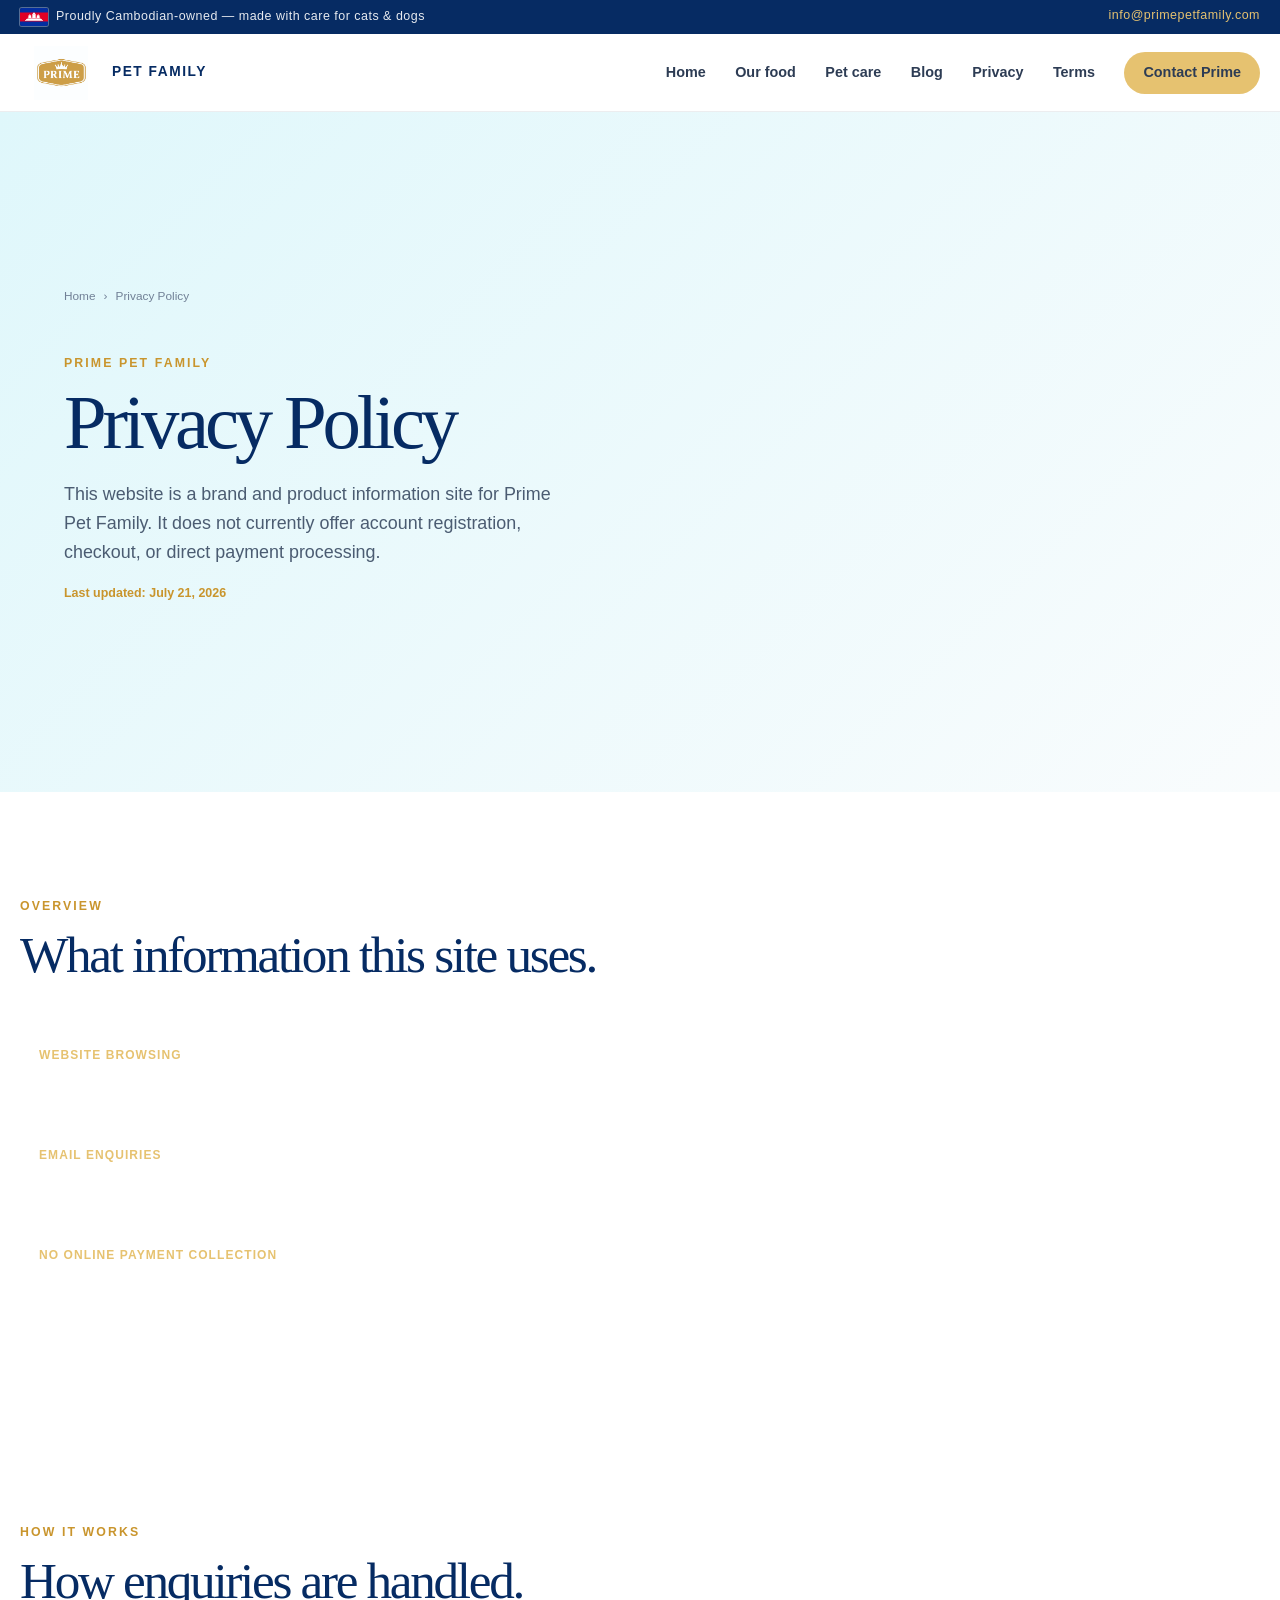
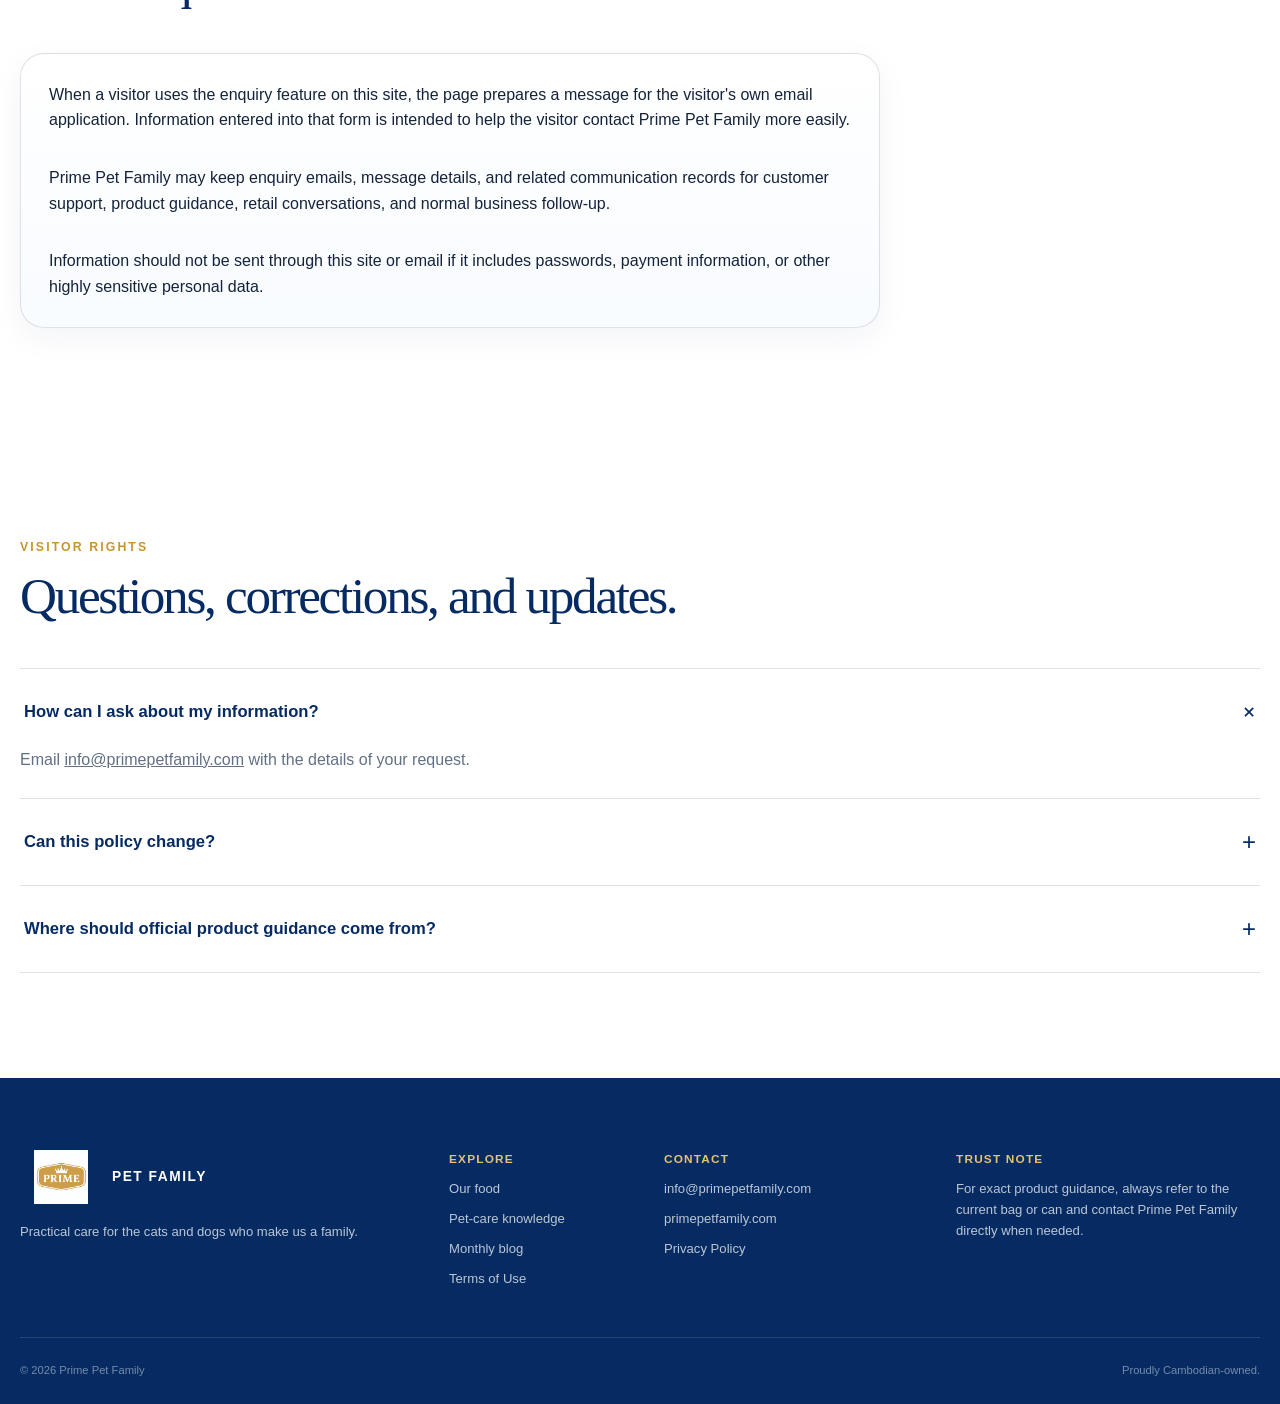
<file: privacy.html>
<!doctype html>
<html lang="en">
<head>
  <meta charset="utf-8">
  <meta name="viewport" content="width=device-width, initial-scale=1">
  <meta name="description" content="Privacy Policy for Prime Pet Family website visitors and enquiry contacts.">
  <meta name="theme-color" content="#073b82">
  <meta property="og:title" content="Privacy Policy | Prime Pet Family">
  <meta property="og:description" content="How Prime Pet Family handles website visitor and enquiry information.">
  <meta property="og:type" content="website">
  <meta property="og:url" content="https://primepetfamily.com/privacy.html">
  <link rel="canonical" href="https://primepetfamily.com/privacy.html">
  <title>Privacy Policy | Prime Pet Family</title>
  <link rel="stylesheet" href="styles.css">
  <link rel="stylesheet" href="detail.css">
  <script src="page.js" defer></script>
</head>
<body class="detail-page">
  <a class="skip-link" href="#main">Skip to content</a>
  <div class="announcement">
    <span class="ownership-message"><img class="cambodia-flag" src="assets/cambodia-flag.svg" alt="Flag of Cambodia">Proudly Cambodian-owned &mdash; made with care for cats &amp; dogs</span>
    <a href="mailto:info@primepetfamily.com">info@primepetfamily.com</a>
  </div>

  <header class="site-header" id="top">
    <a class="brand" href="index.html" aria-label="Prime Pet Family home"><img src="assets/prime-logo.jpg" alt="Prime"><span>Pet Family</span></a>
    <button class="menu-toggle" type="button" aria-expanded="false" aria-controls="primary-nav"><span></span><span></span><span></span><span class="sr-only">Open navigation</span></button>
    <nav class="primary-nav" id="primary-nav" aria-label="Primary navigation">
      <a href="index.html">Home</a>
      <a href="index.html#products">Our food</a>
      <a href="knowledge.html">Pet care</a>
      <a href="blog.html">Blog</a>
      <a href="privacy.html" aria-current="page">Privacy</a>
      <a href="terms.html">Terms</a>
      <a class="button button-small button-gold" href="mailto:info@primepetfamily.com">Contact Prime</a>
    </nav>
  </header>

  <main id="main">
    <section class="detail-hero detail-theme-blue">
      <div class="detail-hero-copy">
        <nav class="breadcrumbs" aria-label="Breadcrumb"><a href="index.html">Home</a><span>&rsaquo;</span><span>Privacy Policy</span></nav>
        <p class="eyebrow">Prime Pet Family</p>
        <h1>Privacy Policy</h1>
        <p class="detail-summary">This website is a brand and product information site for Prime Pet Family. It does not currently offer account registration, checkout, or direct payment processing.</p>
        <p class="pack-note">Last updated: July 21, 2026</p>
      </div>
    </section>

    <section class="detail-section" aria-labelledby="privacy-overview">
      <div class="detail-heading">
        <p class="eyebrow">Overview</p>
        <h2 id="privacy-overview">What information this site uses.</h2>
      </div>
      <div class="care-grid">
        <article class="care-card"><strong>Website browsing</strong><p>This static website is designed to provide product, feeding, and educational information. It does not ask visitors to create an account.</p></article>
        <article class="care-card"><strong>Email enquiries</strong><p>If you contact Prime Pet Family by email, the information you share may be used to respond to your enquiry, suggest products, or discuss retail availability.</p></article>
        <article class="care-card"><strong>No online payment collection</strong><p>This website does not currently collect payment card details, billing information, or checkout information.</p></article>
      </div>
    </section>

    <section class="detail-section" aria-labelledby="privacy-details">
      <div class="detail-heading">
        <p class="eyebrow">How it works</p>
        <h2 id="privacy-details">How enquiries are handled.</h2>
      </div>
      <div class="detail-copy-block">
        <p>When a visitor uses the enquiry feature on this site, the page prepares a message for the visitor's own email application. Information entered into that form is intended to help the visitor contact Prime Pet Family more easily.</p>
        <p>Prime Pet Family may keep enquiry emails, message details, and related communication records for customer support, product guidance, retail conversations, and normal business follow-up.</p>
        <p>Information should not be sent through this site or email if it includes passwords, payment information, or other highly sensitive personal data.</p>
      </div>
    </section>

    <section class="detail-section" aria-labelledby="privacy-rights">
      <div class="detail-heading">
        <p class="eyebrow">Visitor rights</p>
        <h2 id="privacy-rights">Questions, corrections, and updates.</h2>
      </div>
      <div class="faq-list">
        <details open>
          <summary>How can I ask about my information?<span>+</span></summary>
          <p>Email <a href="mailto:info@primepetfamily.com">info@primepetfamily.com</a> with the details of your request.</p>
        </details>
        <details>
          <summary>Can this policy change?<span>+</span></summary>
          <p>Yes. Prime Pet Family may update this page as the website, enquiry process, or business operations change.</p>
        </details>
        <details>
          <summary>Where should official product guidance come from?<span>+</span></summary>
          <p>Always rely on the current product pack and direct communication with Prime Pet Family for the most current product information.</p>
        </details>
      </div>
    </section>
  </main>

  <footer class="site-footer detail-footer">
    <div class="footer-brand"><a class="brand brand-footer" href="index.html"><img src="assets/prime-logo.jpg" alt=""><span>Pet Family</span></a><p>Practical care for the cats and dogs who make us a family.</p></div>
    <div><strong>Explore</strong><a href="index.html#products">Our food</a><a href="knowledge.html">Pet-care knowledge</a><a href="blog.html">Monthly blog</a><a href="terms.html">Terms of Use</a></div>
    <div><strong>Contact</strong><a href="mailto:info@primepetfamily.com">info@primepetfamily.com</a><a href="https://www.primepetfamily.com">primepetfamily.com</a><a href="privacy.html">Privacy Policy</a></div>
    <div class="footer-note"><strong>Trust note</strong><p>For exact product guidance, always refer to the current bag or can and contact Prime Pet Family directly when needed.</p></div>
    <div class="copyright"><span>&copy; <span id="year"></span> Prime Pet Family</span><span>Proudly Cambodian-owned.</span></div>
  </footer>
</body>
</html>
</file>
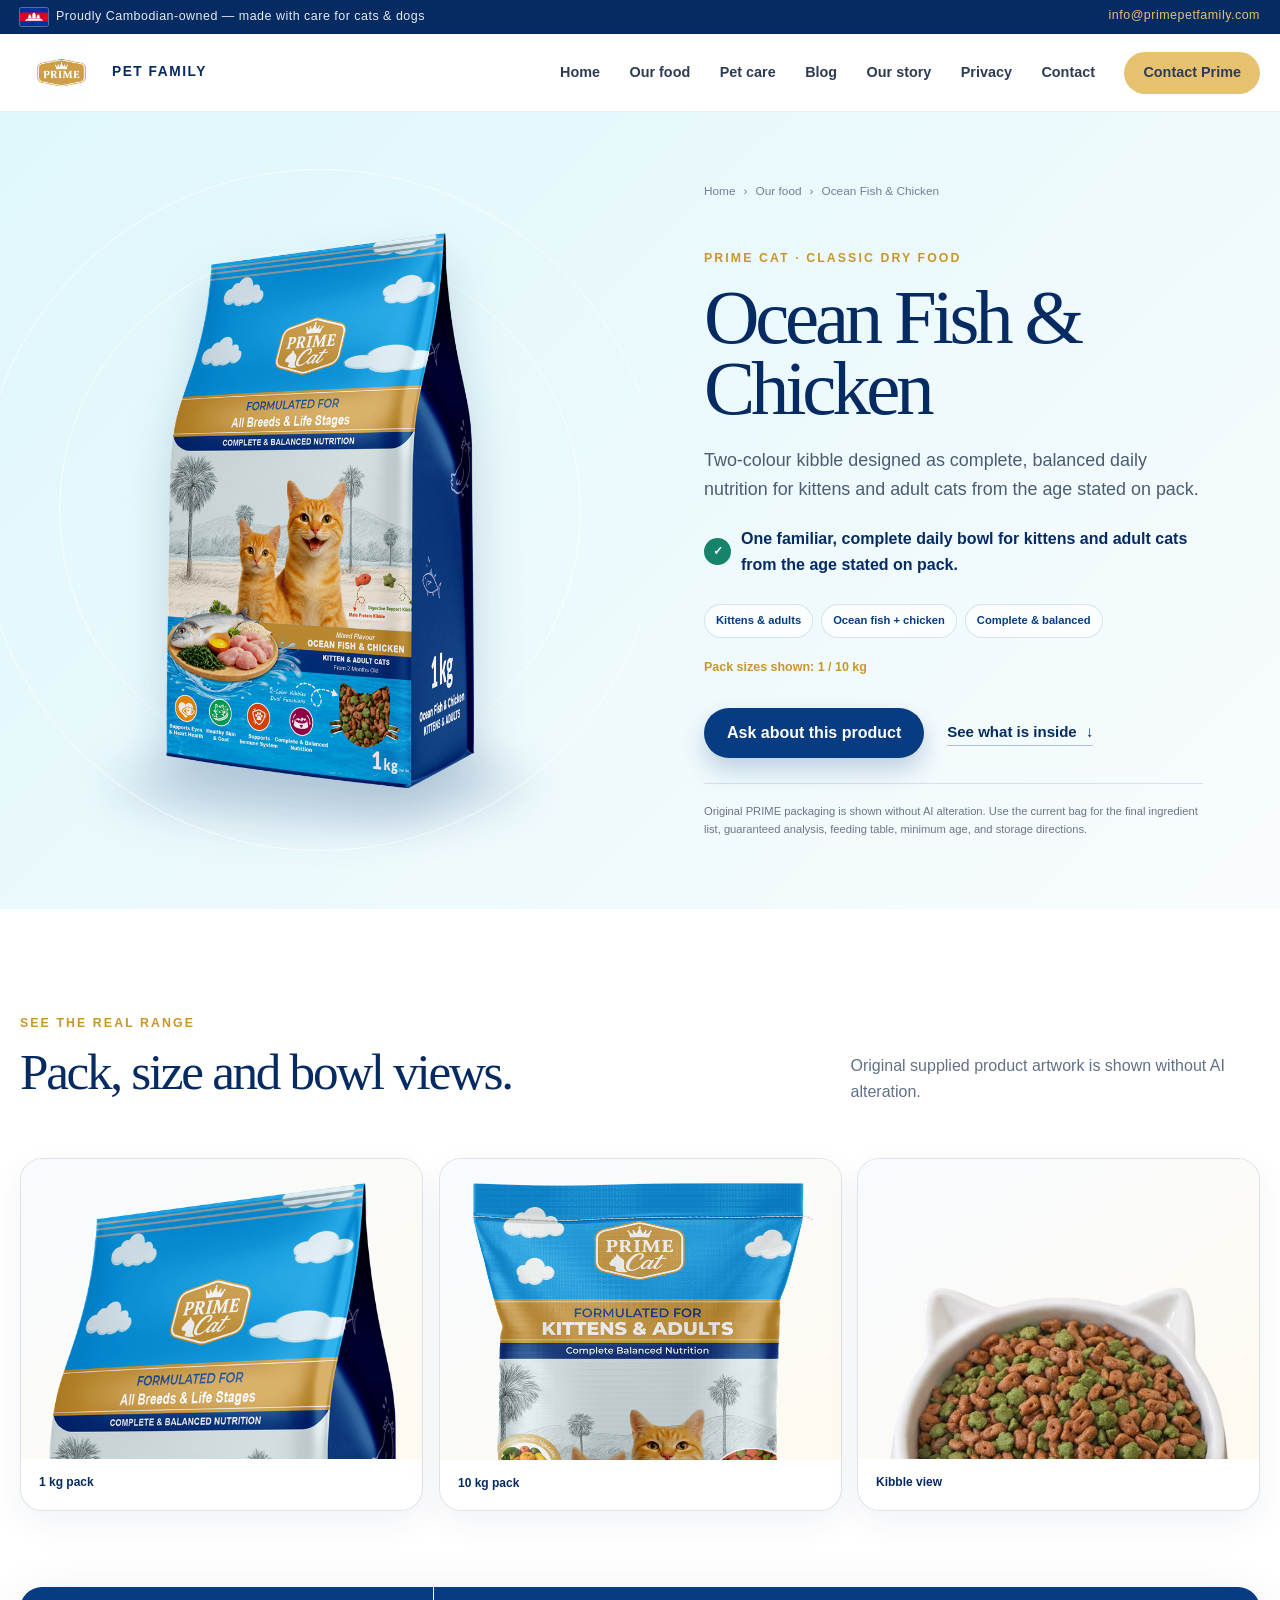
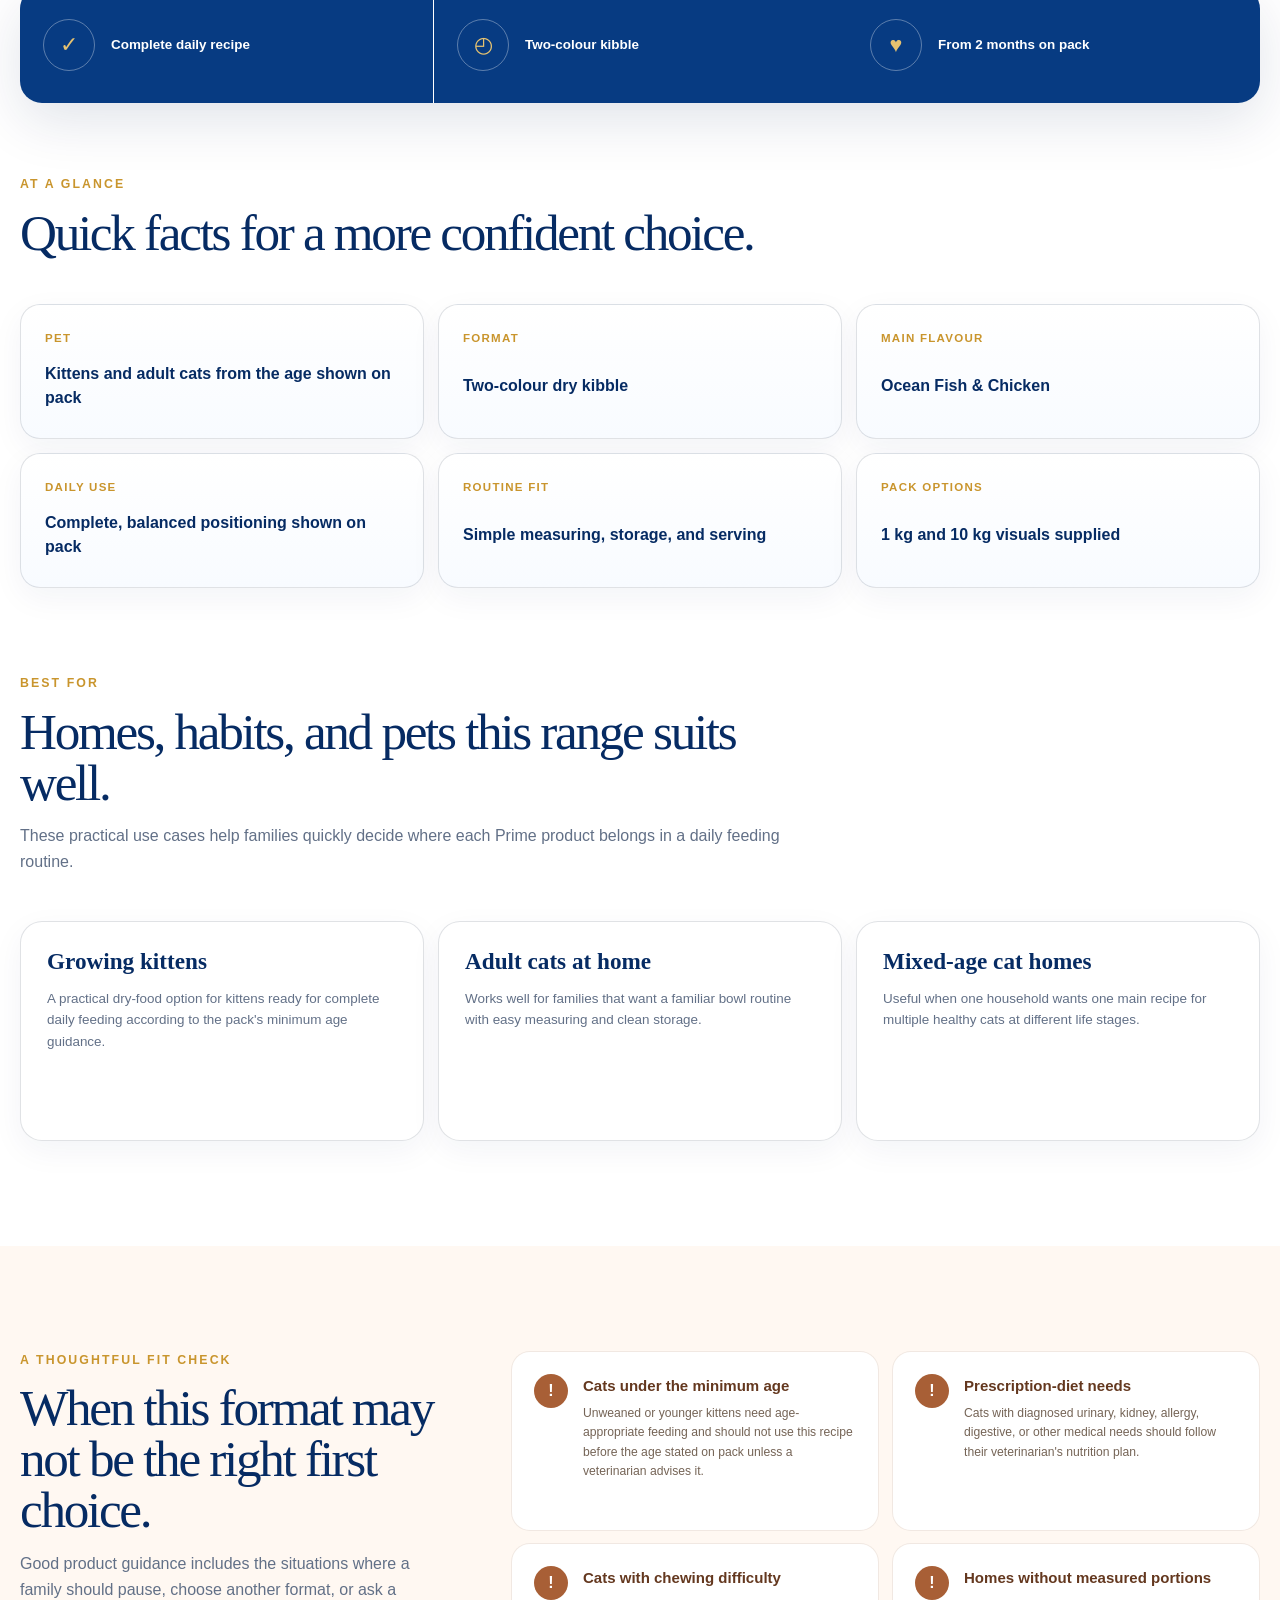
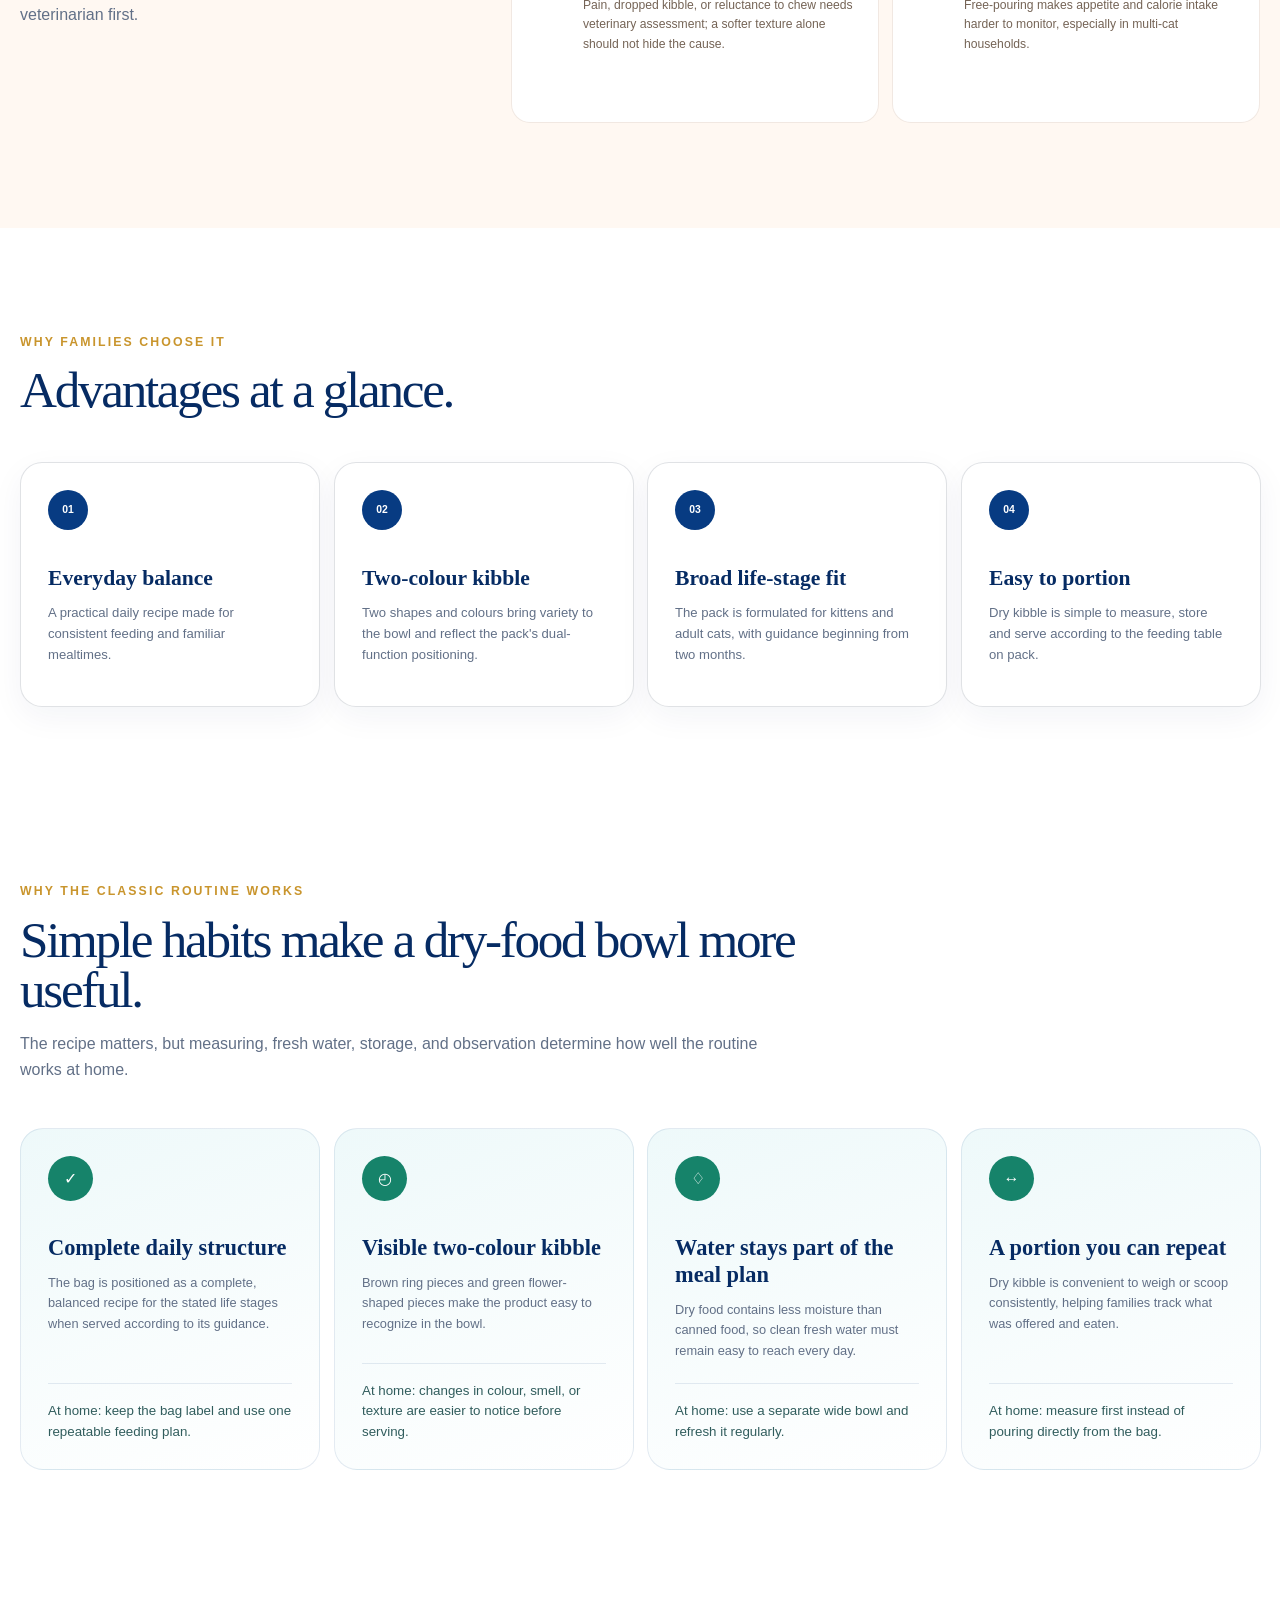
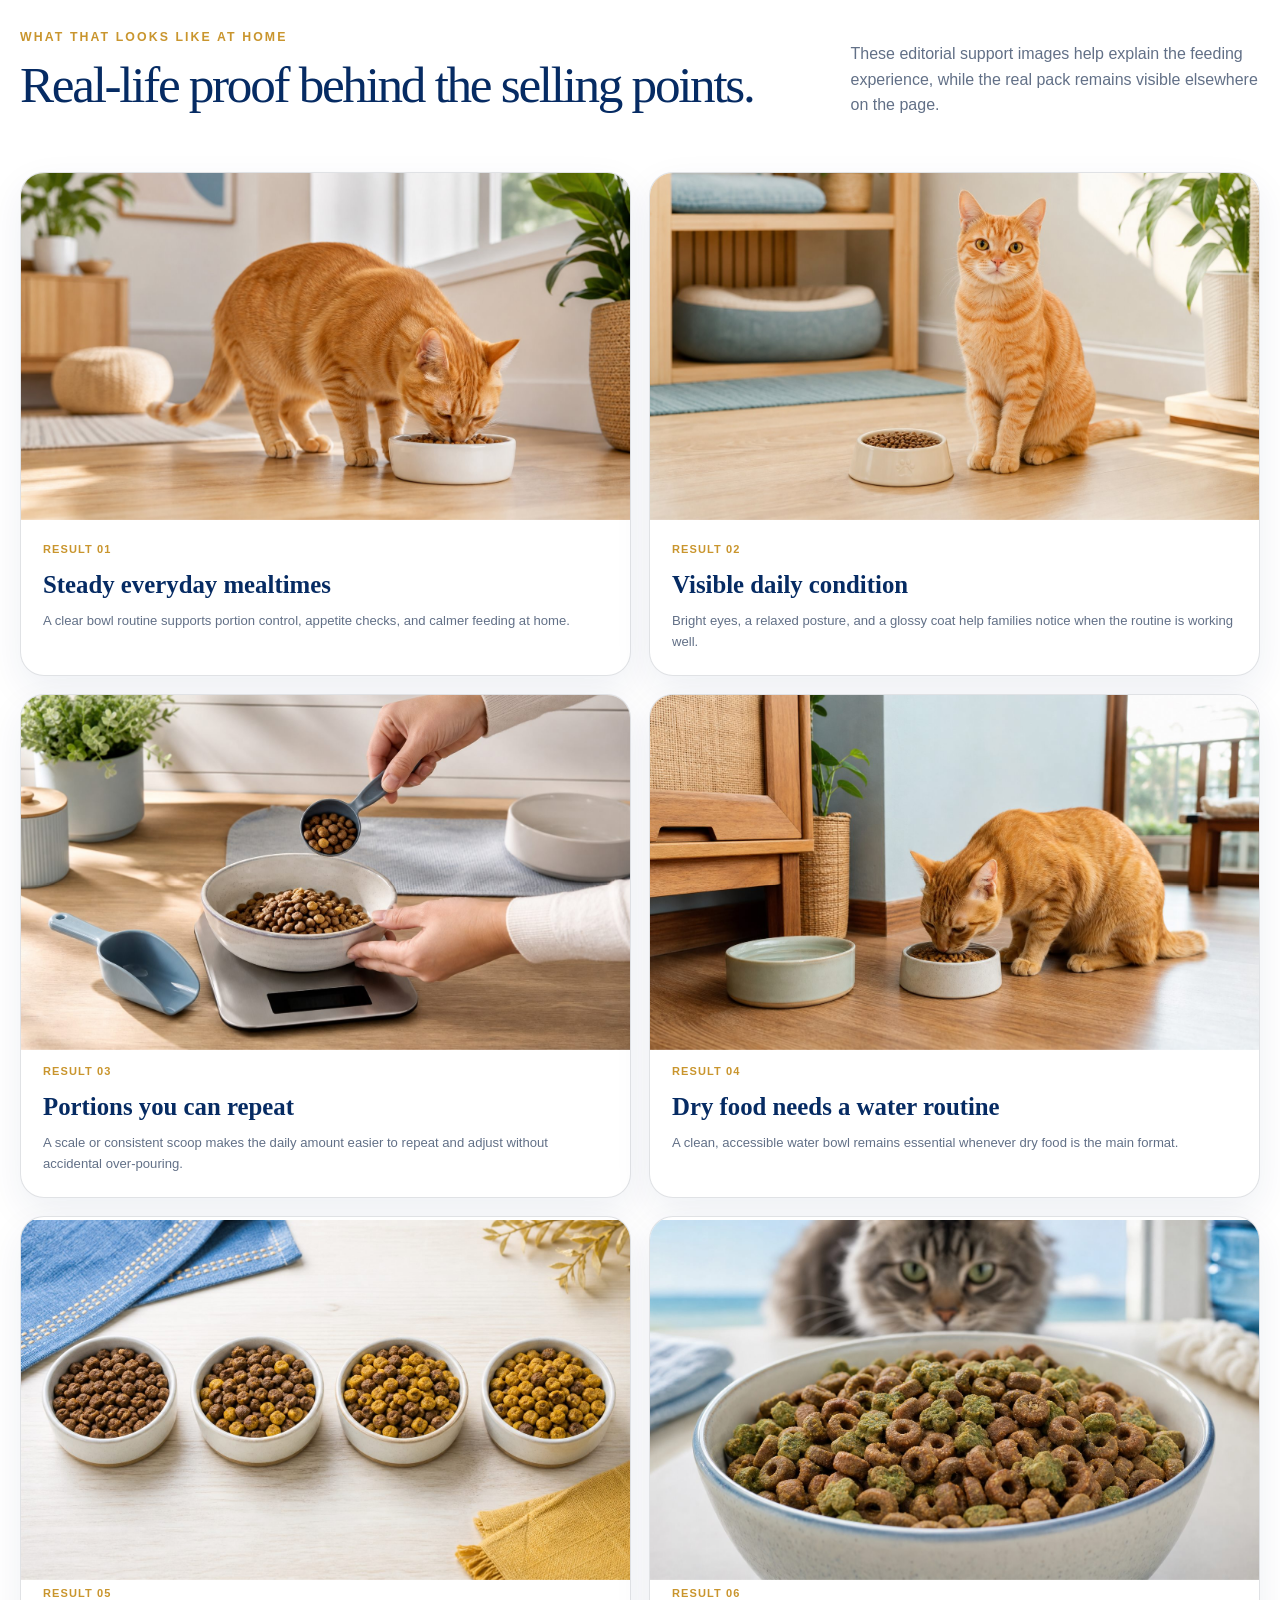
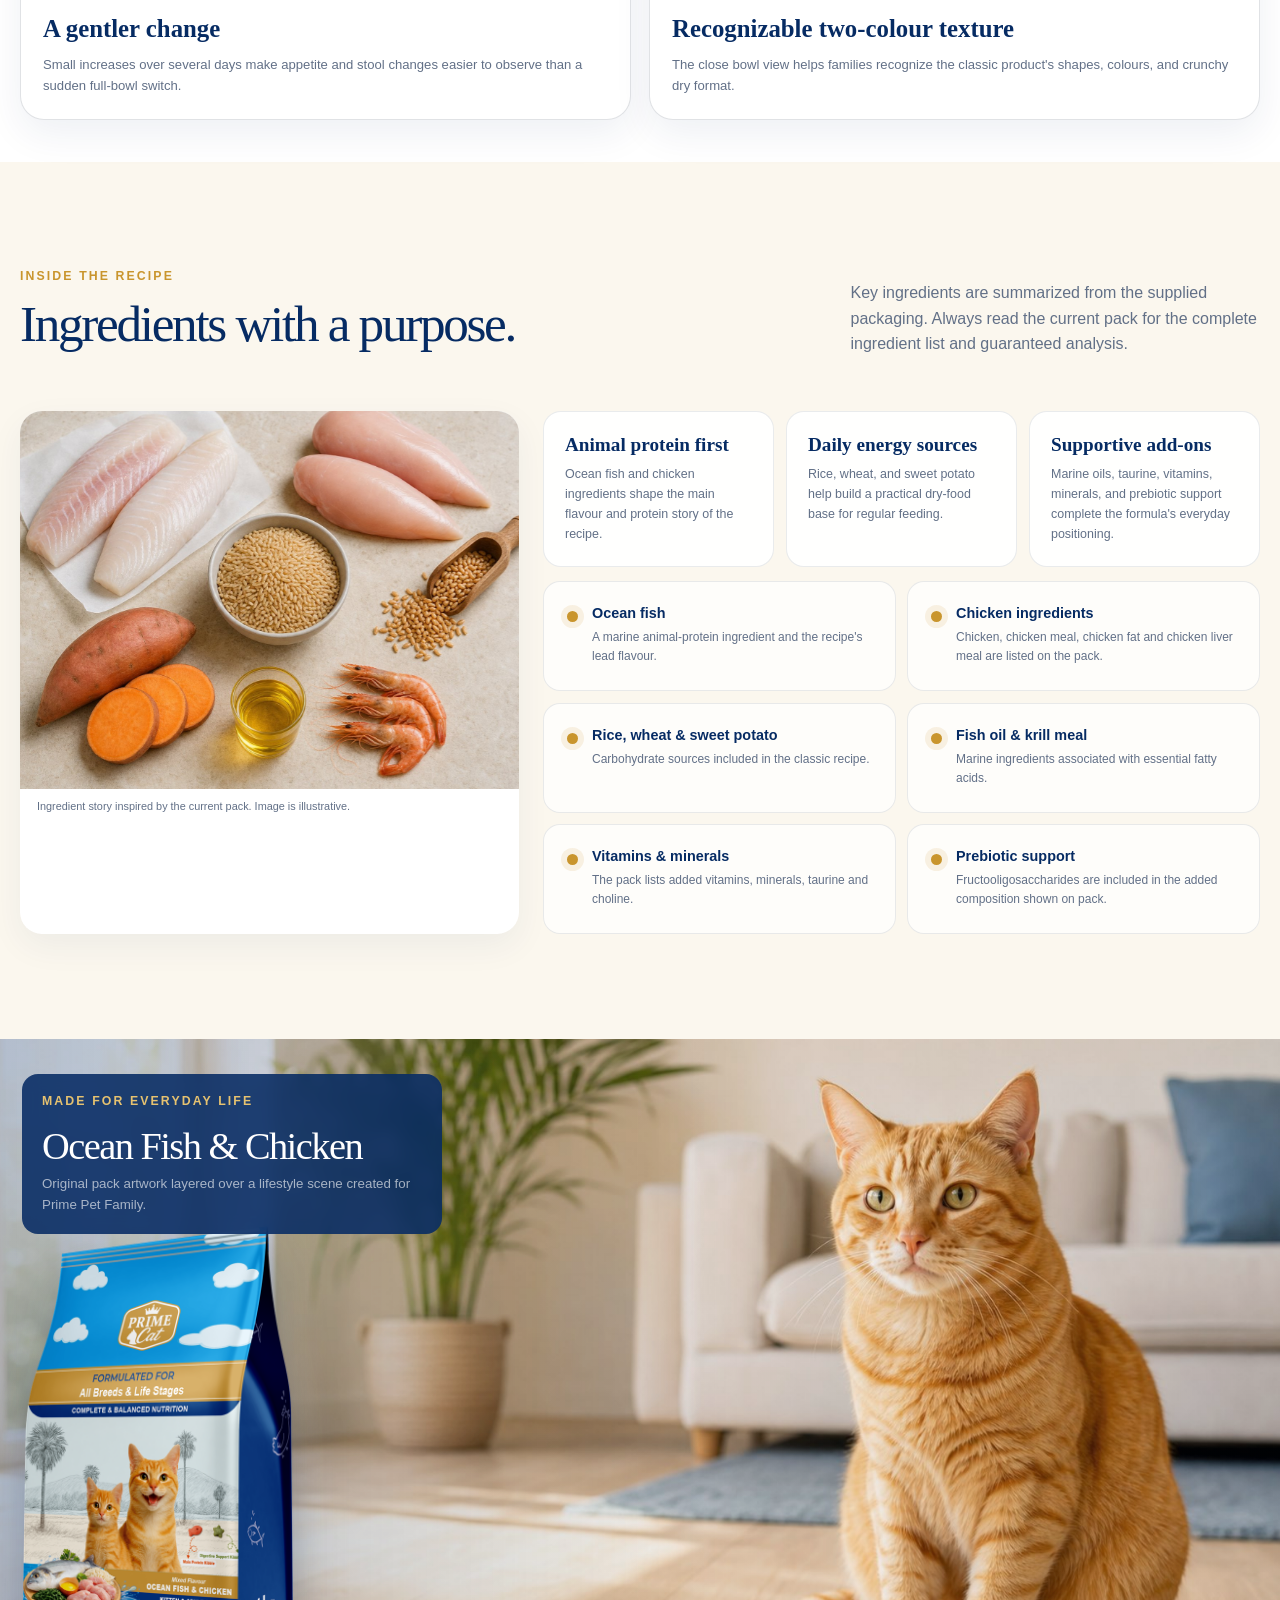
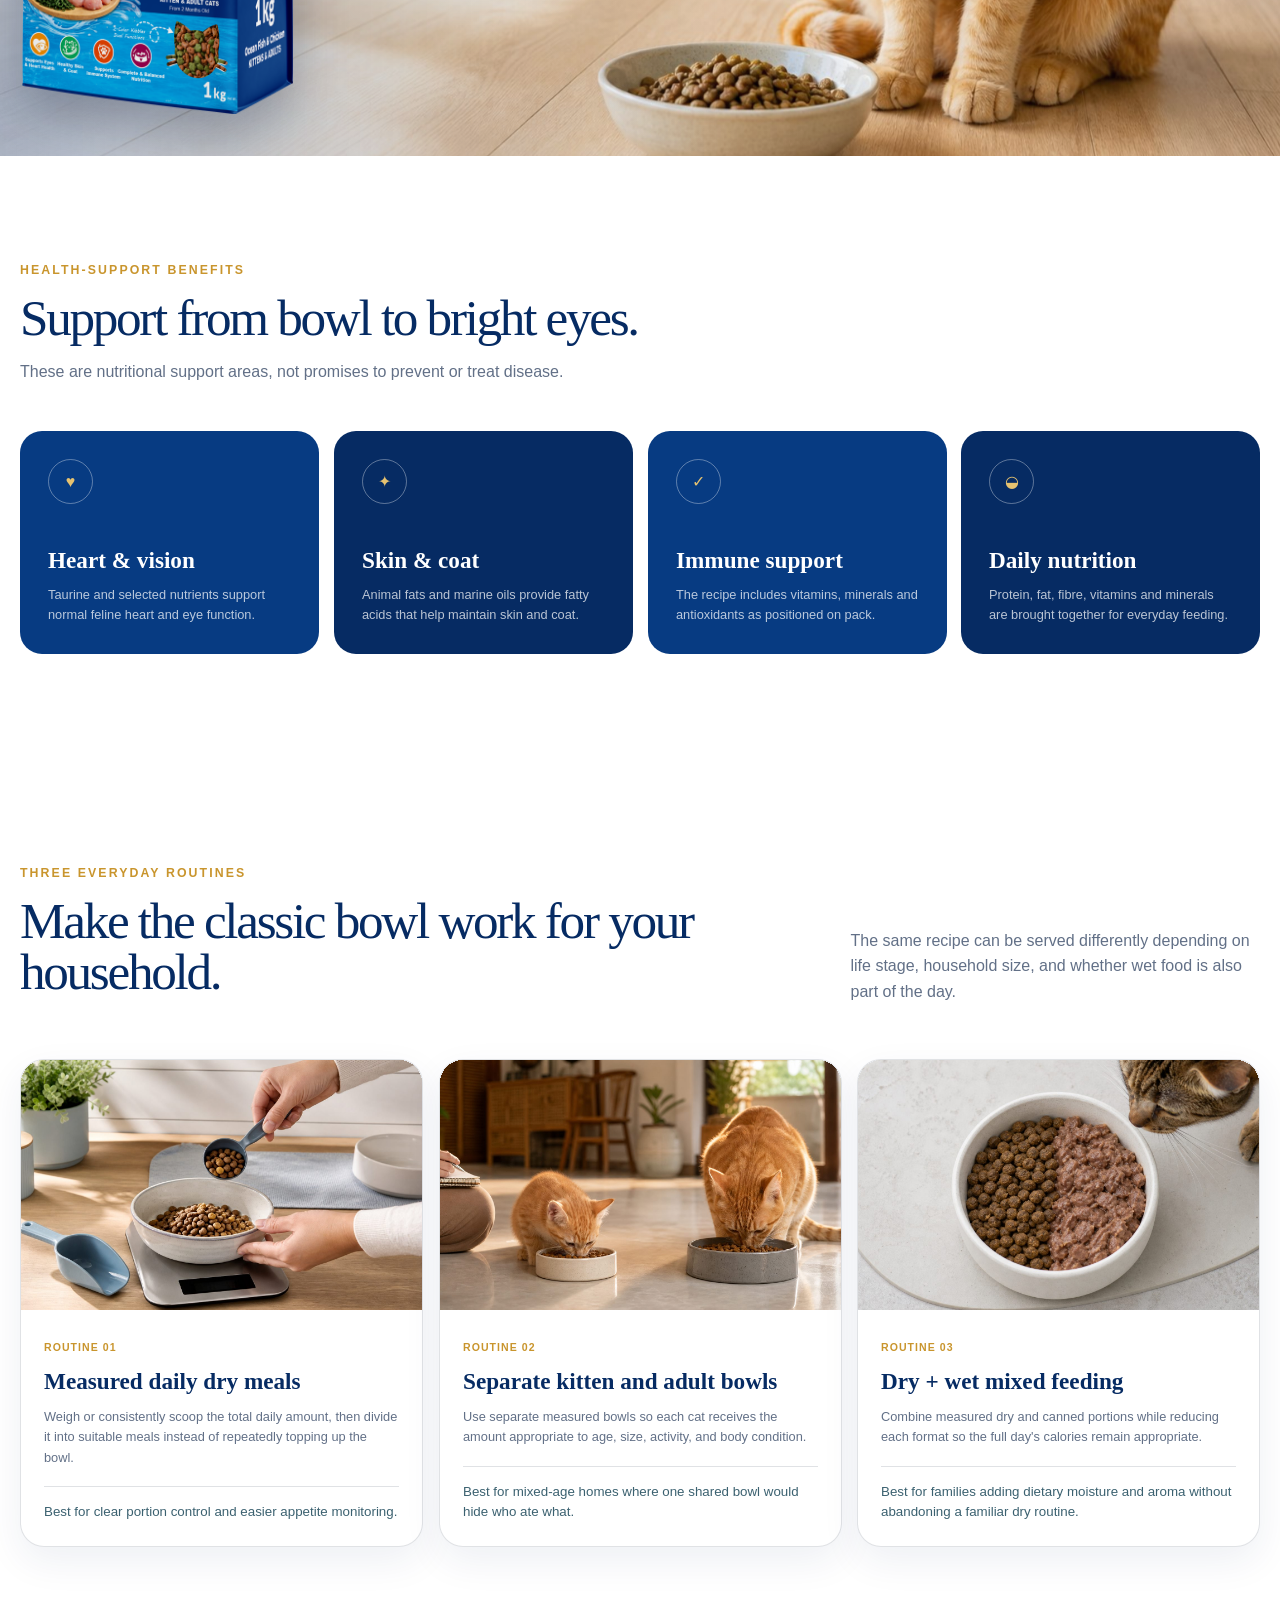
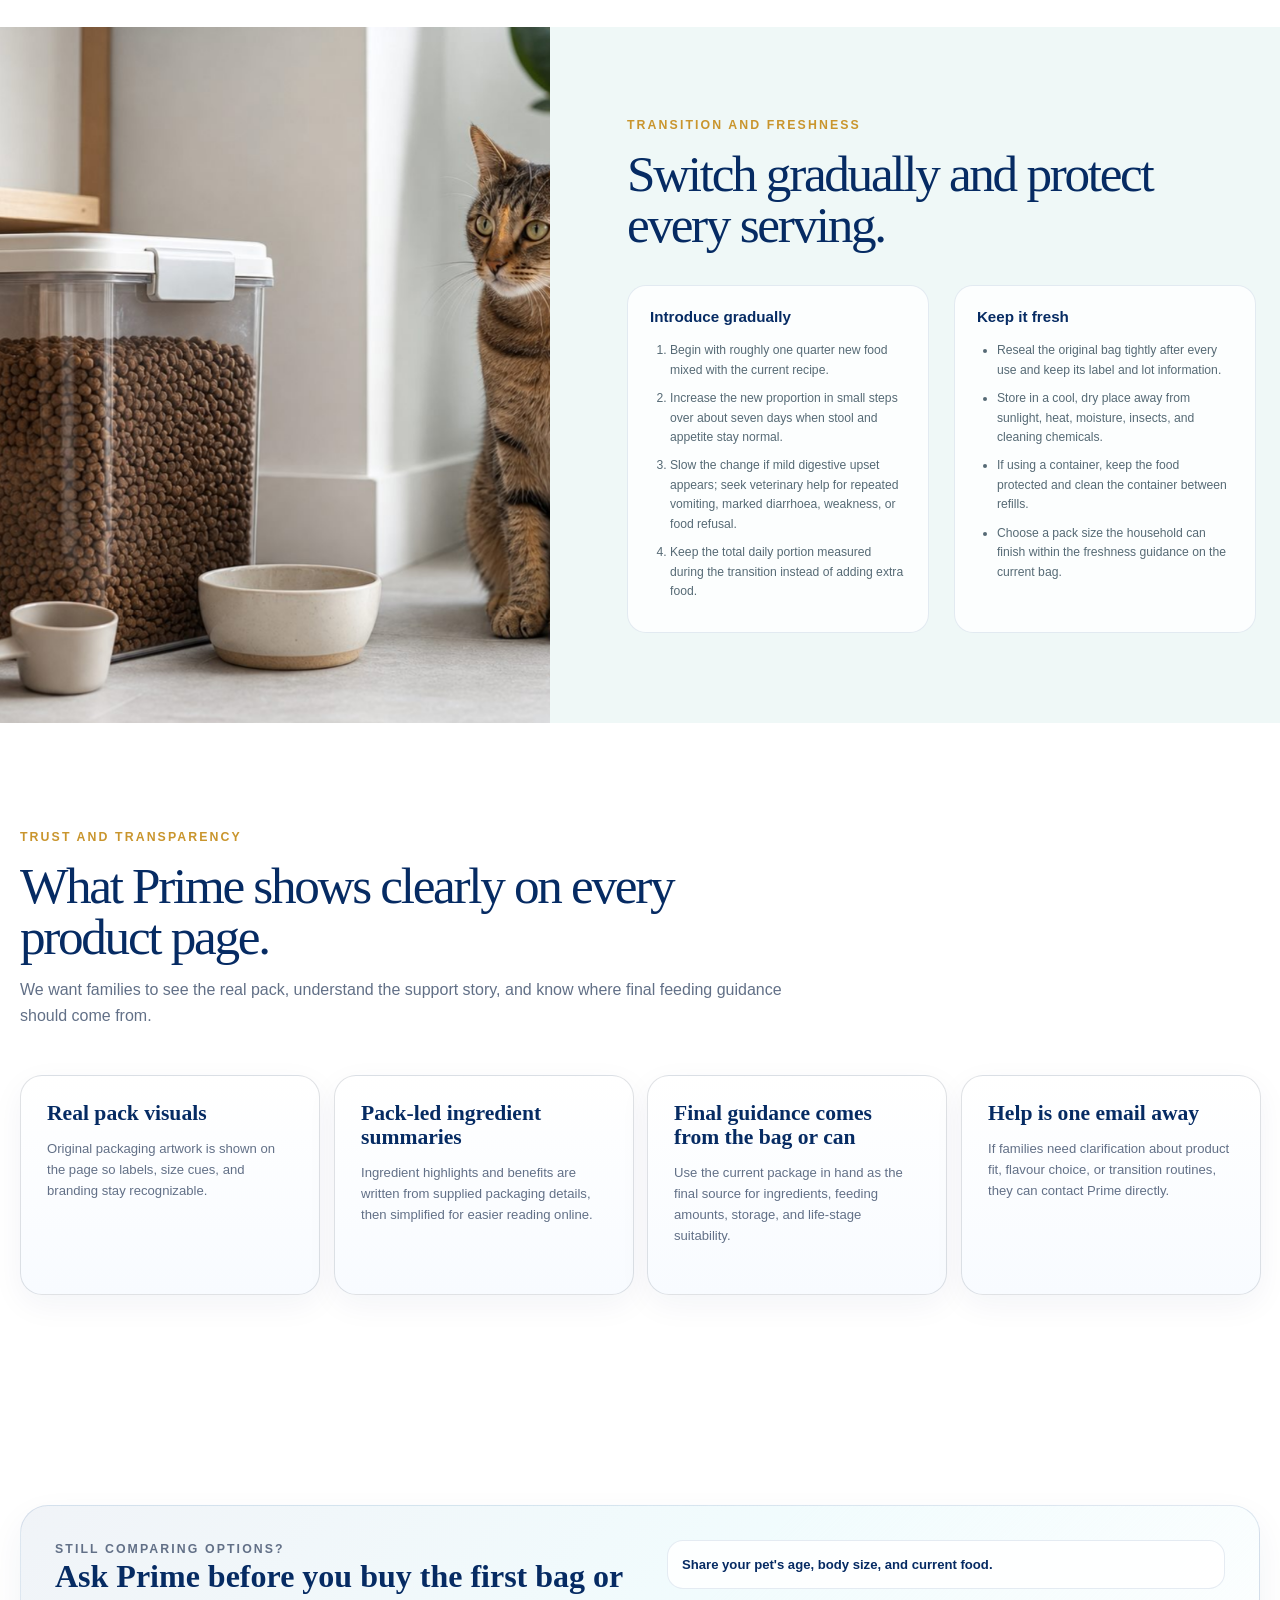
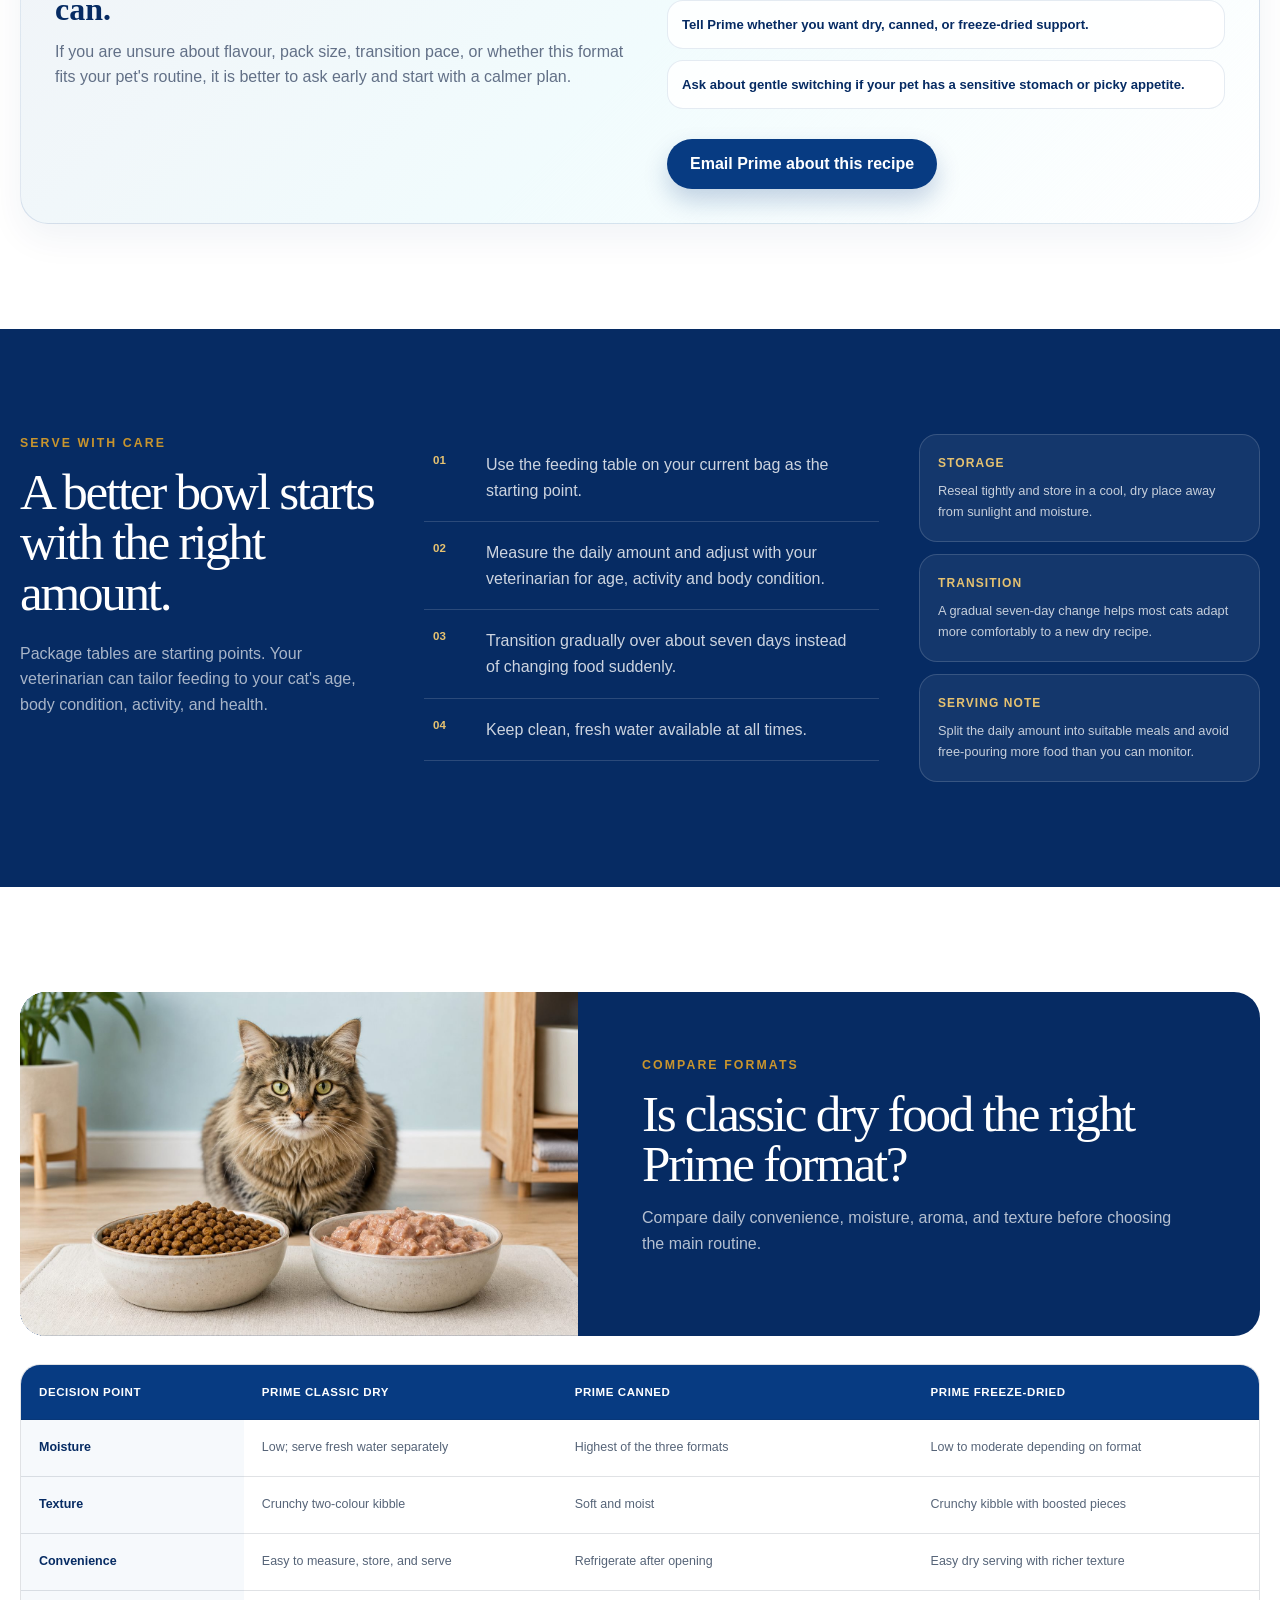
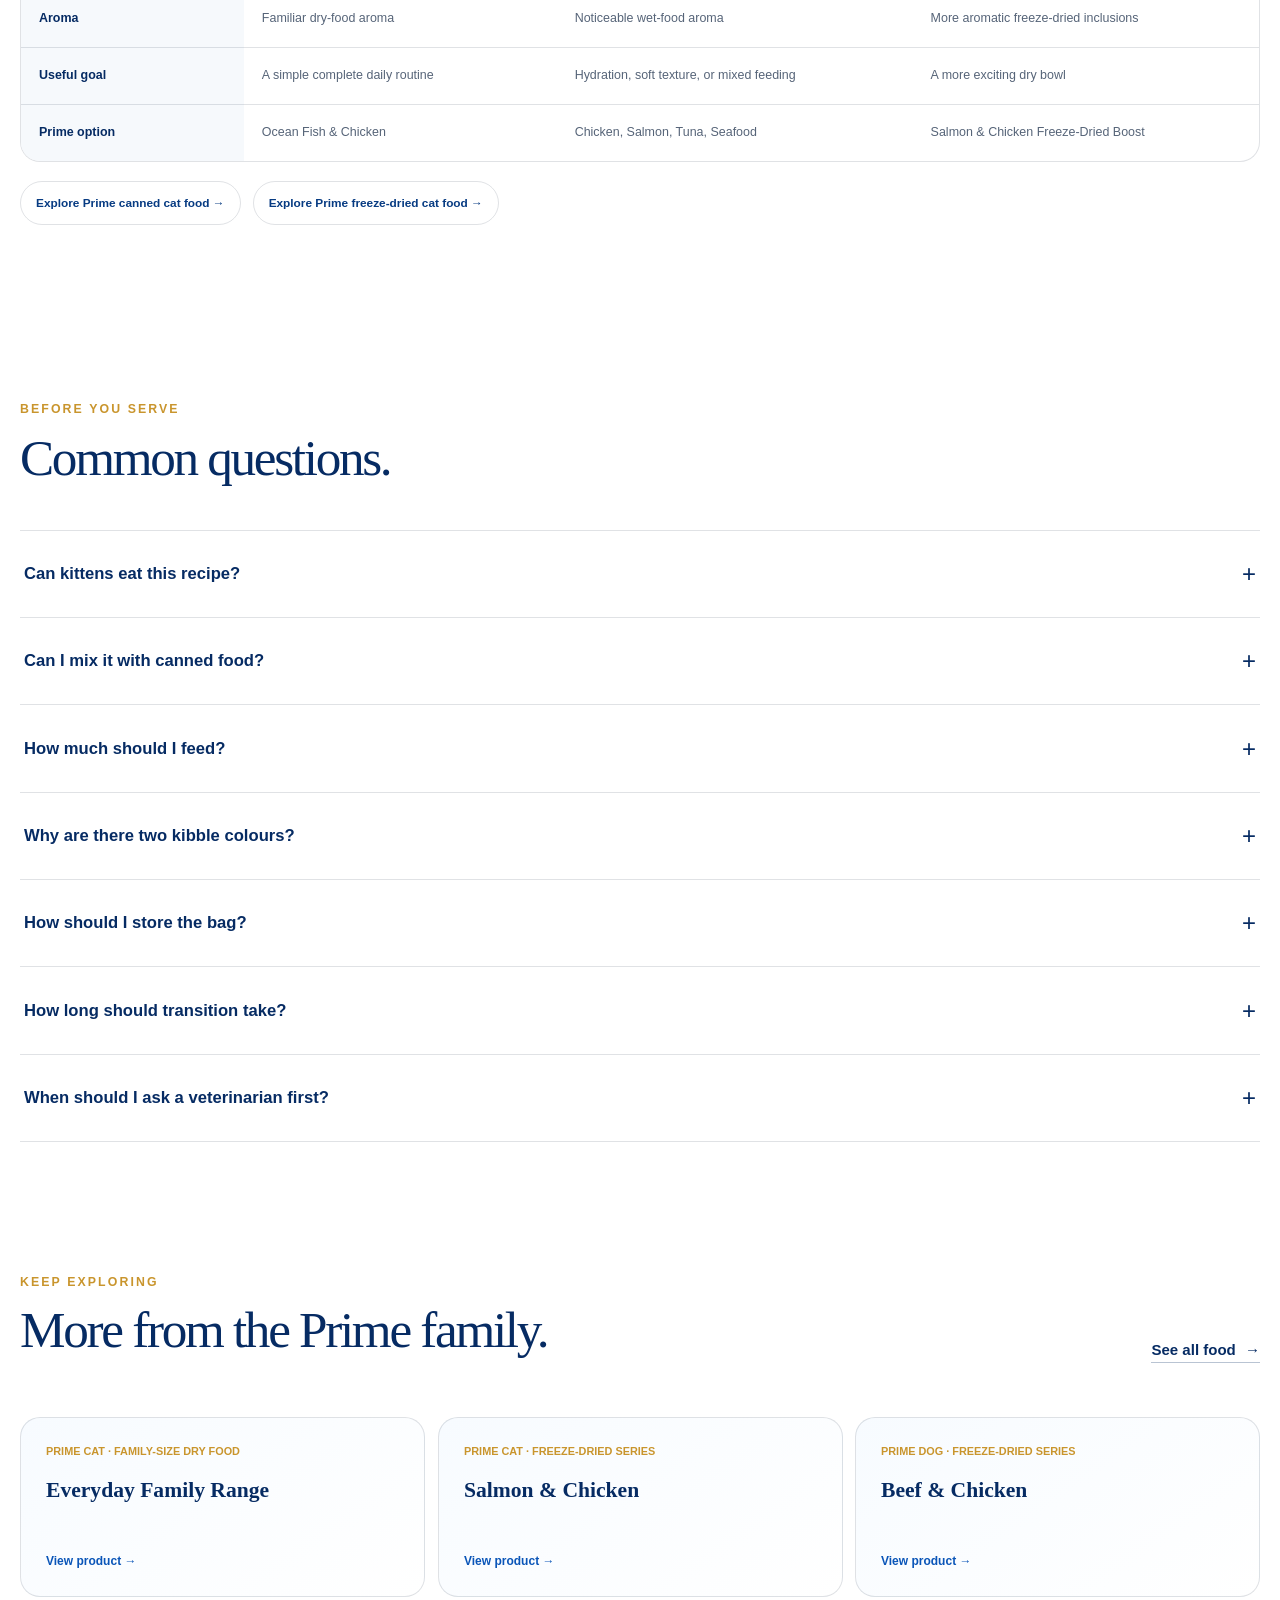
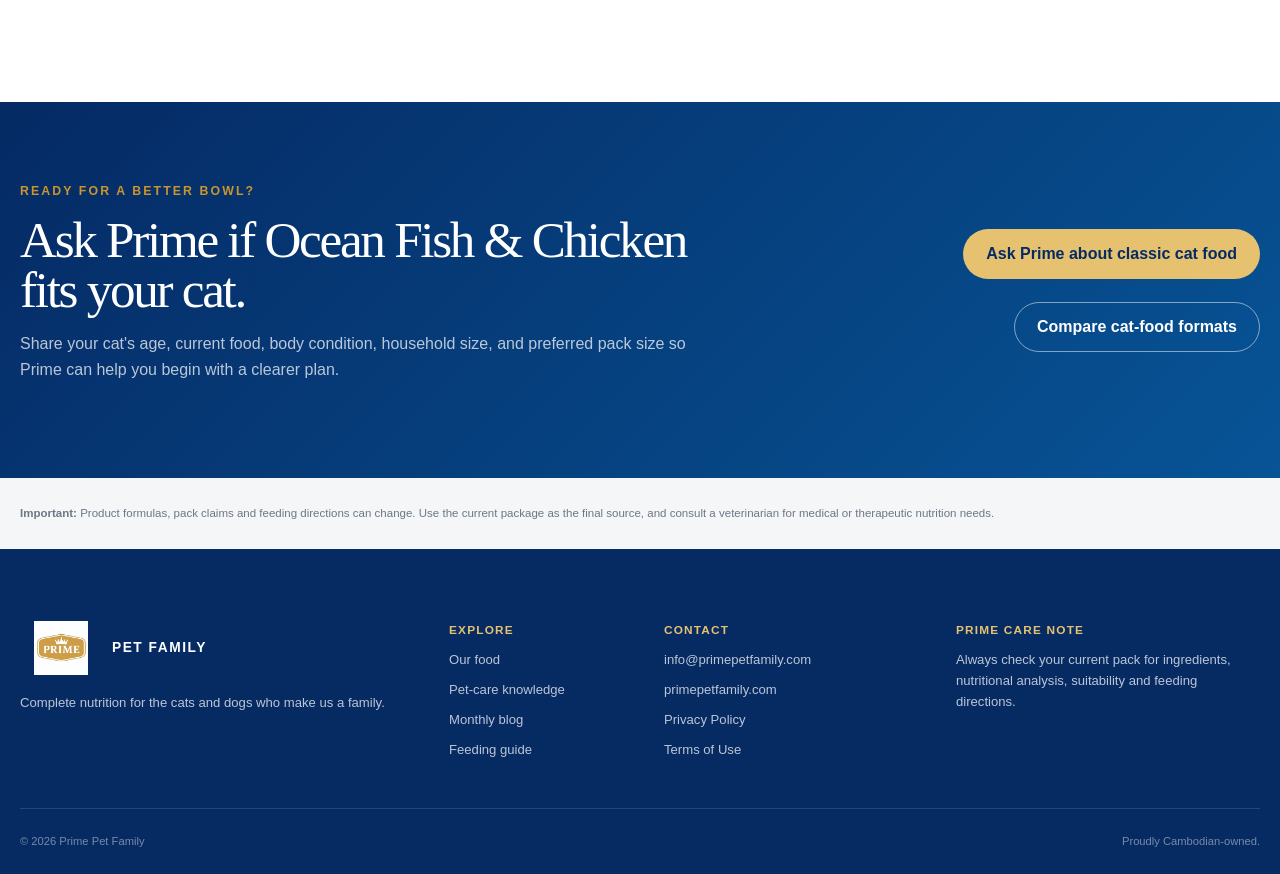
<file: product.html>
<!doctype html>
<html lang="en">
<head>
  <meta charset="utf-8">
  <meta name="viewport" content="width=device-width, initial-scale=1">
  <meta name="description" id="page-description" content="Explore Prime Pet Family product ingredients, advantages, health-support benefits and feeding guidance.">
  <meta name="theme-color" content="#073b82">
  <meta property="og:title" id="og-title" content="Product Details | Prime Pet Family">
  <meta property="og:description" id="og-description" content="Explore Prime Pet Family product ingredients, advantages, health-support benefits and feeding guidance.">
  <meta property="og:type" content="website">
  <meta property="og:url" id="og-url" content="https://primepetfamily.com/product.html">
  <meta property="og:image" id="og-image" content="https://primepetfamily.com/assets/prime-cat-range-web.png">
  <link rel="canonical" id="page-canonical" href="https://primepetfamily.com/product.html">
  <title>Product Details | Prime Pet Family</title>
  <script type="application/ld+json" id="product-structured-data">
  {
    "@context": "https://schema.org",
    "@type": "Product",
    "name": "Prime Pet Family product",
    "brand": {
      "@type": "Brand",
      "name": "Prime Pet Family"
    },
    "url": "https://primepetfamily.com/product.html"
  }
  </script>
  <link rel="stylesheet" href="styles.css">
  <link rel="stylesheet" href="detail.css">
  <script src="product-data.js" defer></script>
</head>
<body class="detail-page">
  <a class="skip-link" href="#main">Skip to content</a>

  <div class="announcement">
    <span class="ownership-message"><img class="cambodia-flag" src="assets/cambodia-flag.svg" alt="Flag of Cambodia">Proudly Cambodian-owned &mdash; made with care for cats &amp; dogs</span>
    <a href="mailto:info@primepetfamily.com">info@primepetfamily.com</a>
  </div>

  <header class="site-header" id="top">
    <a class="brand" href="index.html" aria-label="Prime Pet Family home">
      <img src="assets/prime-logo.jpg" alt="Prime">
      <span>Pet Family</span>
    </a>
    <button class="menu-toggle" type="button" aria-expanded="false" aria-controls="primary-nav">
      <span></span><span></span><span></span><span class="sr-only">Open navigation</span>
    </button>
    <nav class="primary-nav" id="primary-nav" aria-label="Primary navigation">
      <a href="index.html">Home</a>
      <a href="index.html#products">Our food</a>
      <a href="knowledge.html">Pet care</a>
      <a href="blog.html">Blog</a>
      <a href="index.html#story">Our story</a>
      <a href="privacy.html">Privacy</a>
      <a href="index.html#contact">Contact</a>
      <a class="button button-small button-gold" href="mailto:info@primepetfamily.com">Contact Prime</a>
    </nav>
  </header>

  <main id="main">
    <div id="product-detail-app" class="product-detail-app">
      <div class="detail-loading">Loading product details...</div>
    </div>
  </main>

  <footer class="site-footer detail-footer">
    <div class="footer-brand">
      <a class="brand brand-footer" href="index.html"><img src="assets/prime-logo.jpg" alt=""><span>Pet Family</span></a>
      <p>Complete nutrition for the cats and dogs who make us a family.</p>
    </div>
    <div>
      <strong>Explore</strong>
      <a href="index.html#products">Our food</a>
      <a href="knowledge.html">Pet-care knowledge</a>
      <a href="blog.html">Monthly blog</a>
      <a href="index.html#feeding">Feeding guide</a>
    </div>
    <div>
      <strong>Contact</strong>
      <a href="mailto:info@primepetfamily.com">info@primepetfamily.com</a>
      <a href="https://www.primepetfamily.com">primepetfamily.com</a>
      <a href="privacy.html">Privacy Policy</a>
      <a href="terms.html">Terms of Use</a>
    </div>
    <div class="footer-note">
      <strong>Prime care note</strong>
      <p>Always check your current pack for ingredients, nutritional analysis, suitability and feeding directions.</p>
    </div>
    <div class="copyright"><span>&copy; <span id="year"></span> Prime Pet Family</span><span>Proudly Cambodian-owned.</span></div>
  </footer>
</body>
</html>
</file>
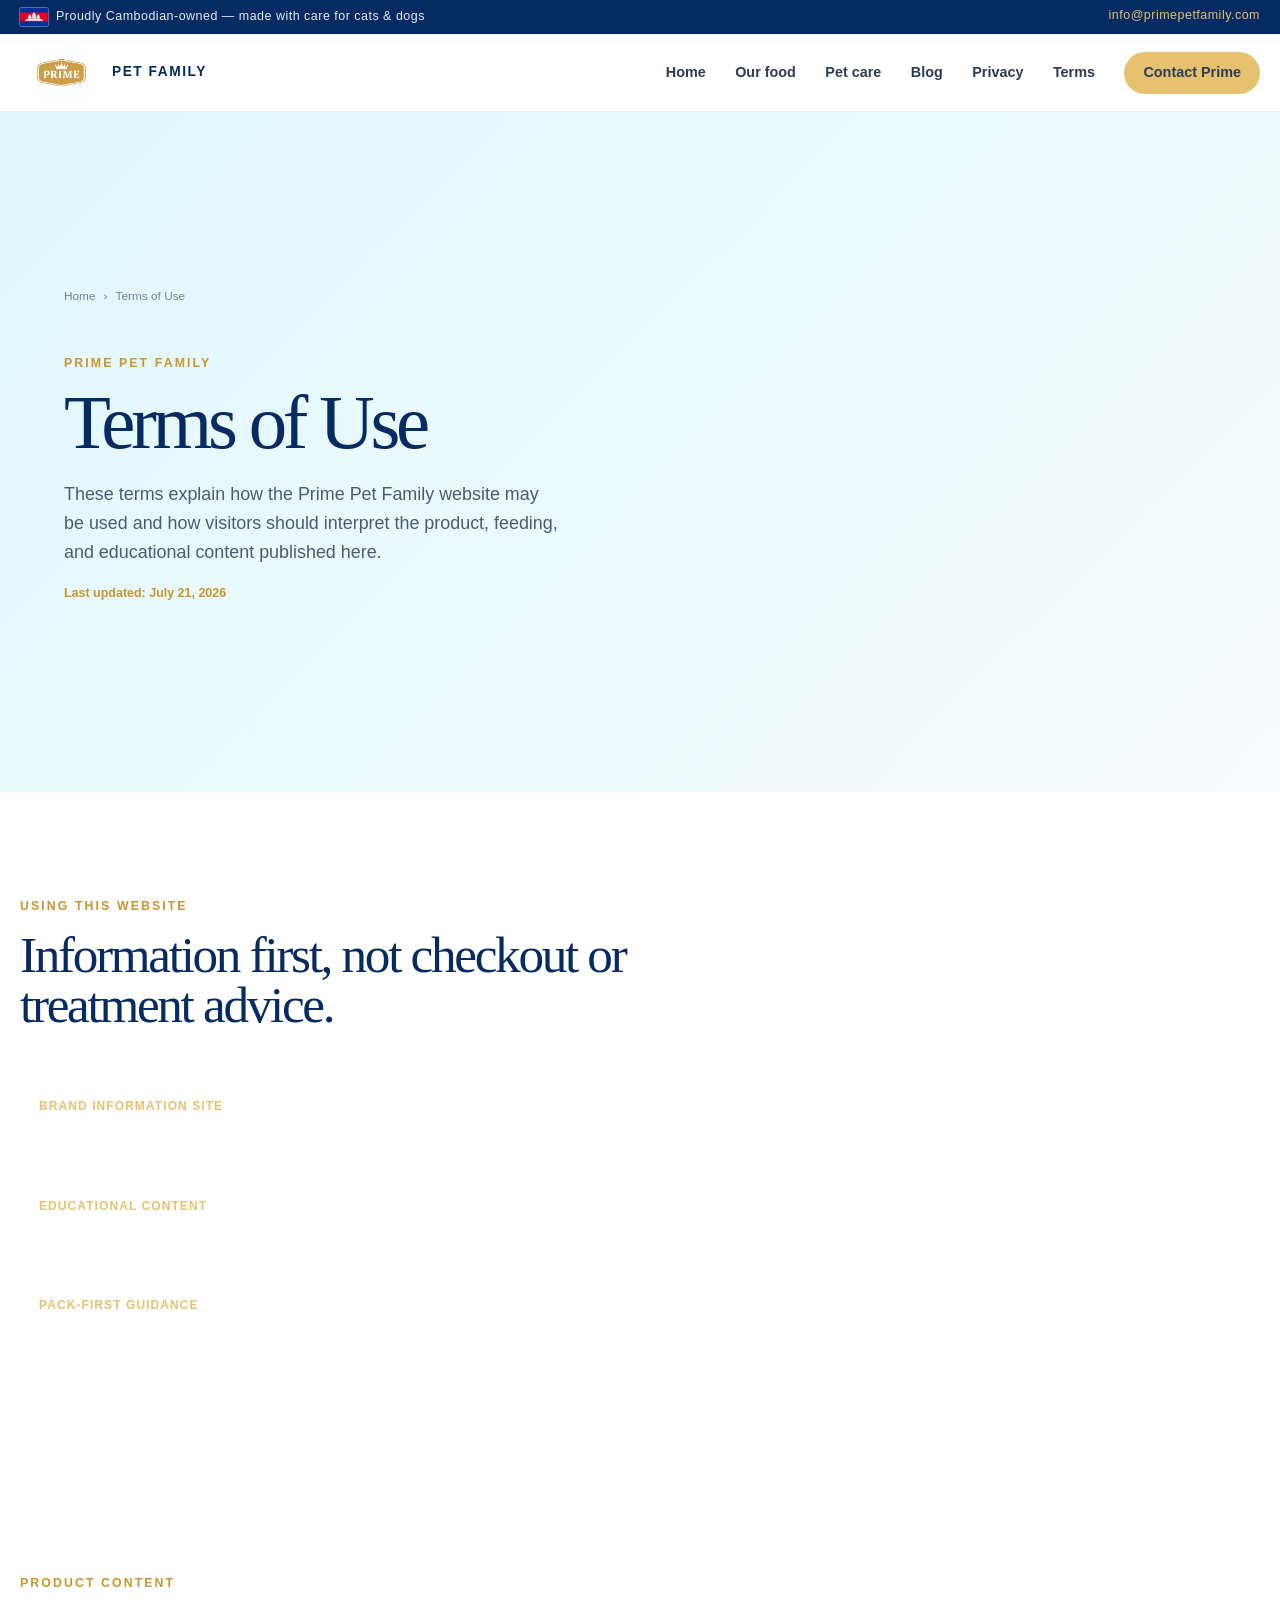
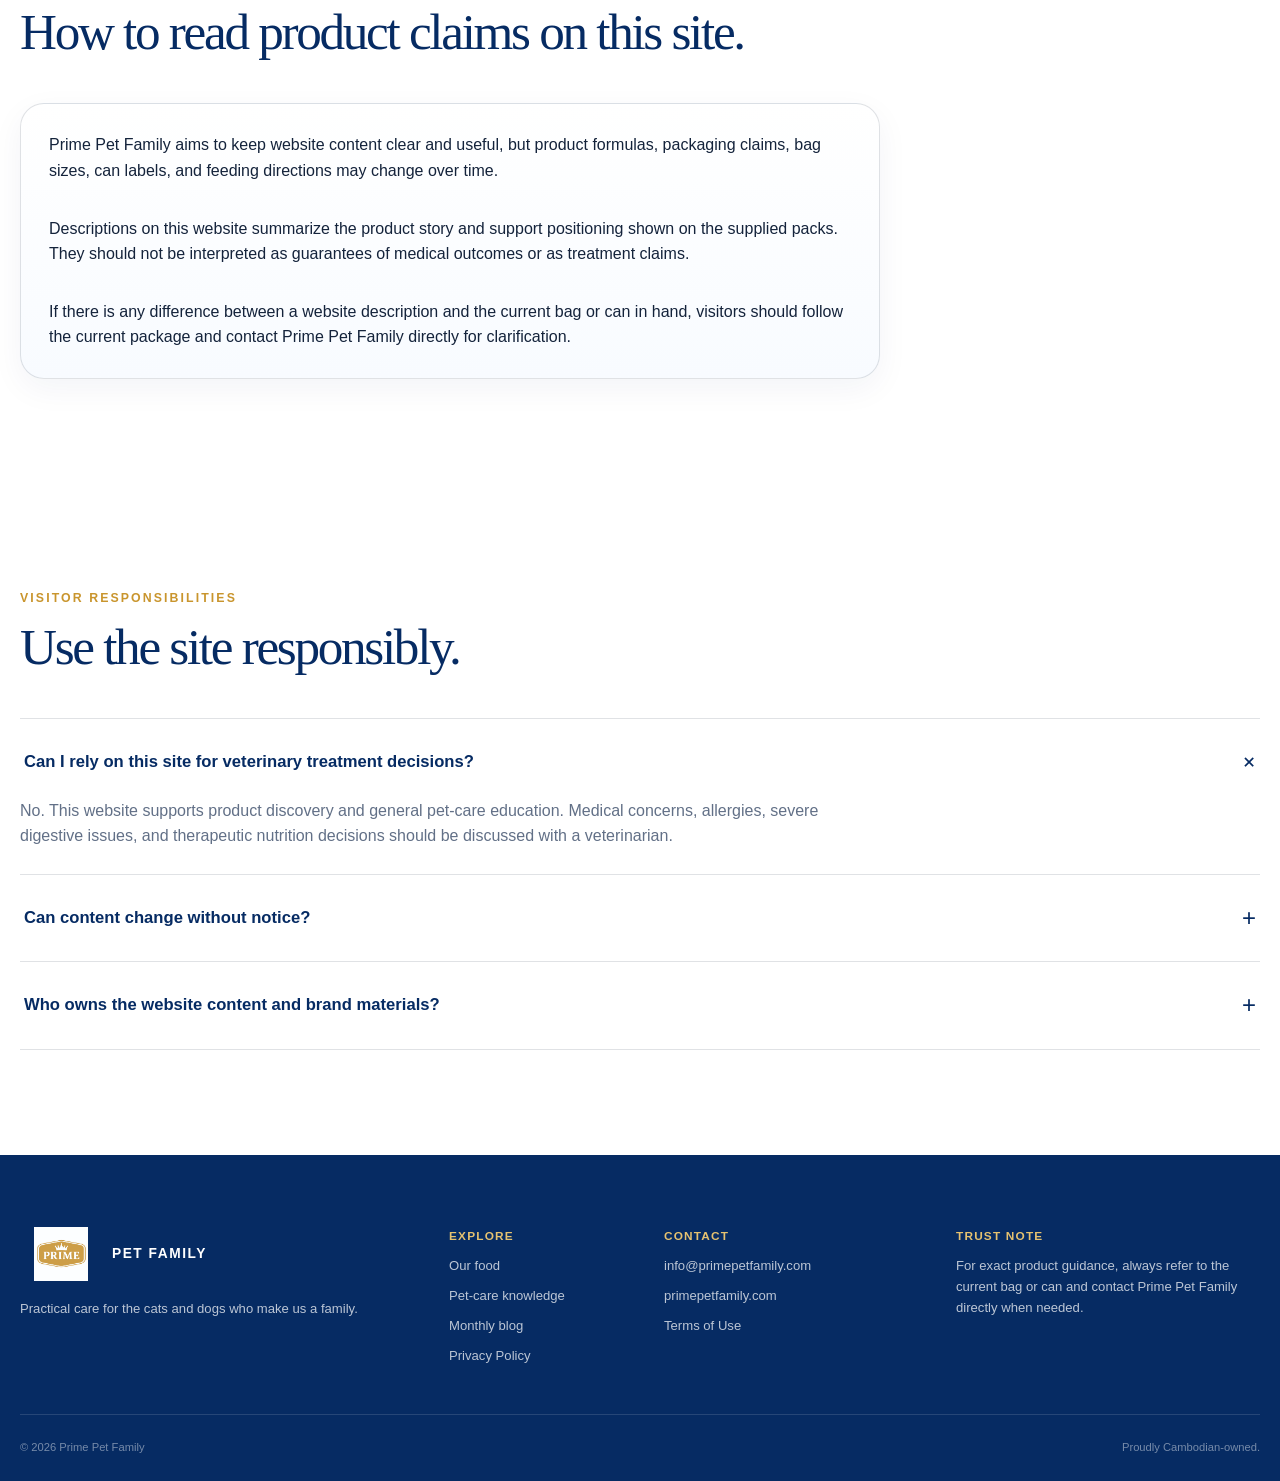
<file: terms.html>
<!doctype html>
<html lang="en">
<head>
  <meta charset="utf-8">
  <meta name="viewport" content="width=device-width, initial-scale=1">
  <meta name="description" content="Terms of Use for the Prime Pet Family website and informational product pages.">
  <meta name="theme-color" content="#073b82">
  <meta property="og:title" content="Terms of Use | Prime Pet Family">
  <meta property="og:description" content="Important usage, content, and product-information terms for Prime Pet Family website visitors.">
  <meta property="og:type" content="website">
  <meta property="og:url" content="https://primepetfamily.com/terms.html">
  <link rel="canonical" href="https://primepetfamily.com/terms.html">
  <title>Terms of Use | Prime Pet Family</title>
  <link rel="stylesheet" href="styles.css">
  <link rel="stylesheet" href="detail.css">
  <script src="page.js" defer></script>
</head>
<body class="detail-page">
  <a class="skip-link" href="#main">Skip to content</a>
  <div class="announcement">
    <span class="ownership-message"><img class="cambodia-flag" src="assets/cambodia-flag.svg" alt="Flag of Cambodia">Proudly Cambodian-owned &mdash; made with care for cats &amp; dogs</span>
    <a href="mailto:info@primepetfamily.com">info@primepetfamily.com</a>
  </div>

  <header class="site-header" id="top">
    <a class="brand" href="index.html" aria-label="Prime Pet Family home"><img src="assets/prime-logo.jpg" alt="Prime"><span>Pet Family</span></a>
    <button class="menu-toggle" type="button" aria-expanded="false" aria-controls="primary-nav"><span></span><span></span><span></span><span class="sr-only">Open navigation</span></button>
    <nav class="primary-nav" id="primary-nav" aria-label="Primary navigation">
      <a href="index.html">Home</a>
      <a href="index.html#products">Our food</a>
      <a href="knowledge.html">Pet care</a>
      <a href="blog.html">Blog</a>
      <a href="privacy.html">Privacy</a>
      <a href="terms.html" aria-current="page">Terms</a>
      <a class="button button-small button-gold" href="mailto:info@primepetfamily.com">Contact Prime</a>
    </nav>
  </header>

  <main id="main">
    <section class="detail-hero detail-theme-blue">
      <div class="detail-hero-copy">
        <nav class="breadcrumbs" aria-label="Breadcrumb"><a href="index.html">Home</a><span>&rsaquo;</span><span>Terms of Use</span></nav>
        <p class="eyebrow">Prime Pet Family</p>
        <h1>Terms of Use</h1>
        <p class="detail-summary">These terms explain how the Prime Pet Family website may be used and how visitors should interpret the product, feeding, and educational content published here.</p>
        <p class="pack-note">Last updated: July 21, 2026</p>
      </div>
    </section>

    <section class="detail-section" aria-labelledby="terms-use">
      <div class="detail-heading">
        <p class="eyebrow">Using this website</p>
        <h2 id="terms-use">Information first, not checkout or treatment advice.</h2>
      </div>
      <div class="care-grid">
        <article class="care-card"><strong>Brand information site</strong><p>This website shares product, feeding, and pet-care information about Prime Pet Family. It does not currently process online orders or payments.</p></article>
        <article class="care-card"><strong>Educational content</strong><p>Knowledge articles are provided to help pet families learn and compare options. They are not a replacement for veterinary diagnosis or treatment advice.</p></article>
        <article class="care-card"><strong>Pack-first guidance</strong><p>Product packaging remains the final source for ingredient lists, analysis, suitability, storage guidance, and feeding instructions.</p></article>
      </div>
    </section>

    <section class="detail-section" aria-labelledby="terms-product">
      <div class="detail-heading">
        <p class="eyebrow">Product content</p>
        <h2 id="terms-product">How to read product claims on this site.</h2>
      </div>
      <div class="detail-copy-block">
        <p>Prime Pet Family aims to keep website content clear and useful, but product formulas, packaging claims, bag sizes, can labels, and feeding directions may change over time.</p>
        <p>Descriptions on this website summarize the product story and support positioning shown on the supplied packs. They should not be interpreted as guarantees of medical outcomes or as treatment claims.</p>
        <p>If there is any difference between a website description and the current bag or can in hand, visitors should follow the current package and contact Prime Pet Family directly for clarification.</p>
      </div>
    </section>

    <section class="detail-section" aria-labelledby="terms-conduct">
      <div class="detail-heading">
        <p class="eyebrow">Visitor responsibilities</p>
        <h2 id="terms-conduct">Use the site responsibly.</h2>
      </div>
      <div class="faq-list">
        <details open>
          <summary>Can I rely on this site for veterinary treatment decisions?<span>+</span></summary>
          <p>No. This website supports product discovery and general pet-care education. Medical concerns, allergies, severe digestive issues, and therapeutic nutrition decisions should be discussed with a veterinarian.</p>
        </details>
        <details>
          <summary>Can content change without notice?<span>+</span></summary>
          <p>Yes. Prime Pet Family may revise products, packaging, educational pages, visuals, and legal pages as the brand grows.</p>
        </details>
        <details>
          <summary>Who owns the website content and brand materials?<span>+</span></summary>
          <p>Prime Pet Family branding, supplied packaging images, website copy, layouts, and related brand materials remain protected and should not be reused in misleading or unauthorized ways.</p>
        </details>
      </div>
    </section>
  </main>

  <footer class="site-footer detail-footer">
    <div class="footer-brand"><a class="brand brand-footer" href="index.html"><img src="assets/prime-logo.jpg" alt=""><span>Pet Family</span></a><p>Practical care for the cats and dogs who make us a family.</p></div>
    <div><strong>Explore</strong><a href="index.html#products">Our food</a><a href="knowledge.html">Pet-care knowledge</a><a href="blog.html">Monthly blog</a><a href="privacy.html">Privacy Policy</a></div>
    <div><strong>Contact</strong><a href="mailto:info@primepetfamily.com">info@primepetfamily.com</a><a href="https://www.primepetfamily.com">primepetfamily.com</a><a href="terms.html">Terms of Use</a></div>
    <div class="footer-note"><strong>Trust note</strong><p>For exact product guidance, always refer to the current bag or can and contact Prime Pet Family directly when needed.</p></div>
    <div class="copyright"><span>&copy; <span id="year"></span> Prime Pet Family</span><span>Proudly Cambodian-owned.</span></div>
  </footer>
</body>
</html>
</file>
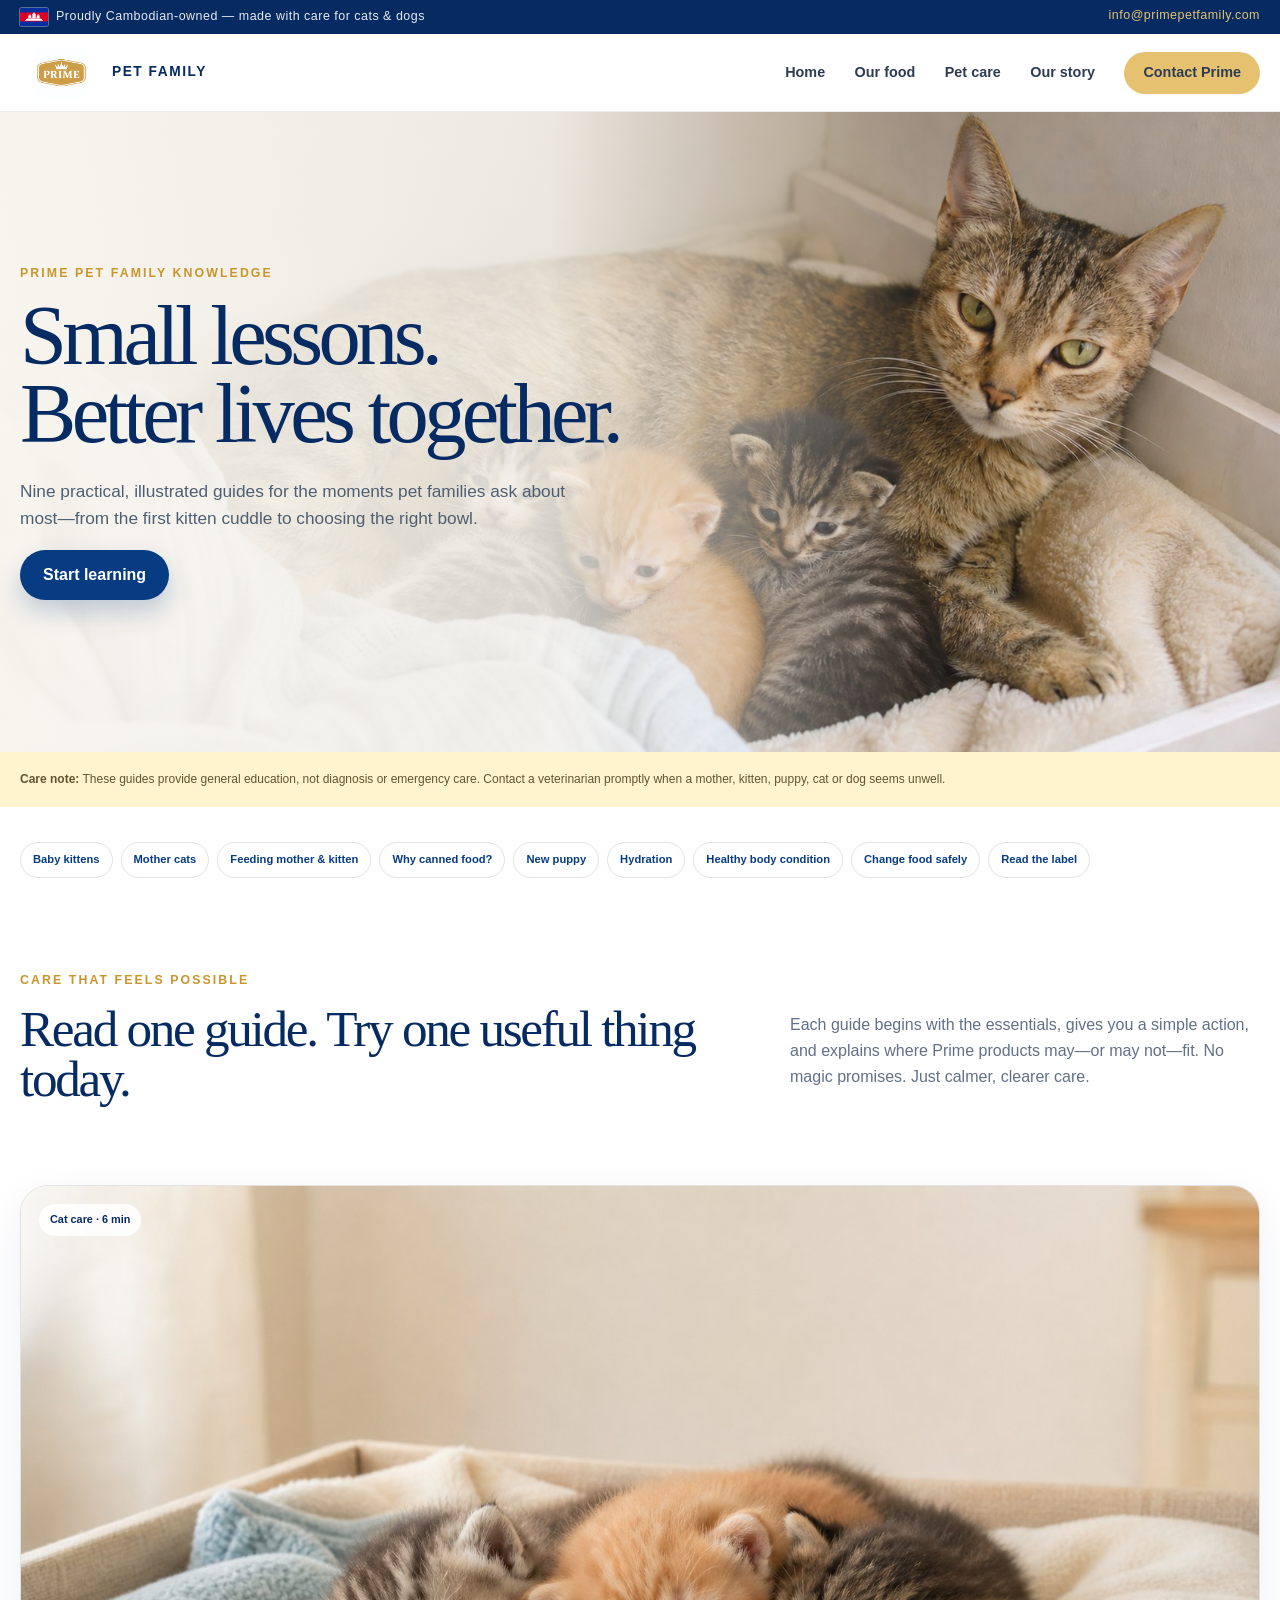
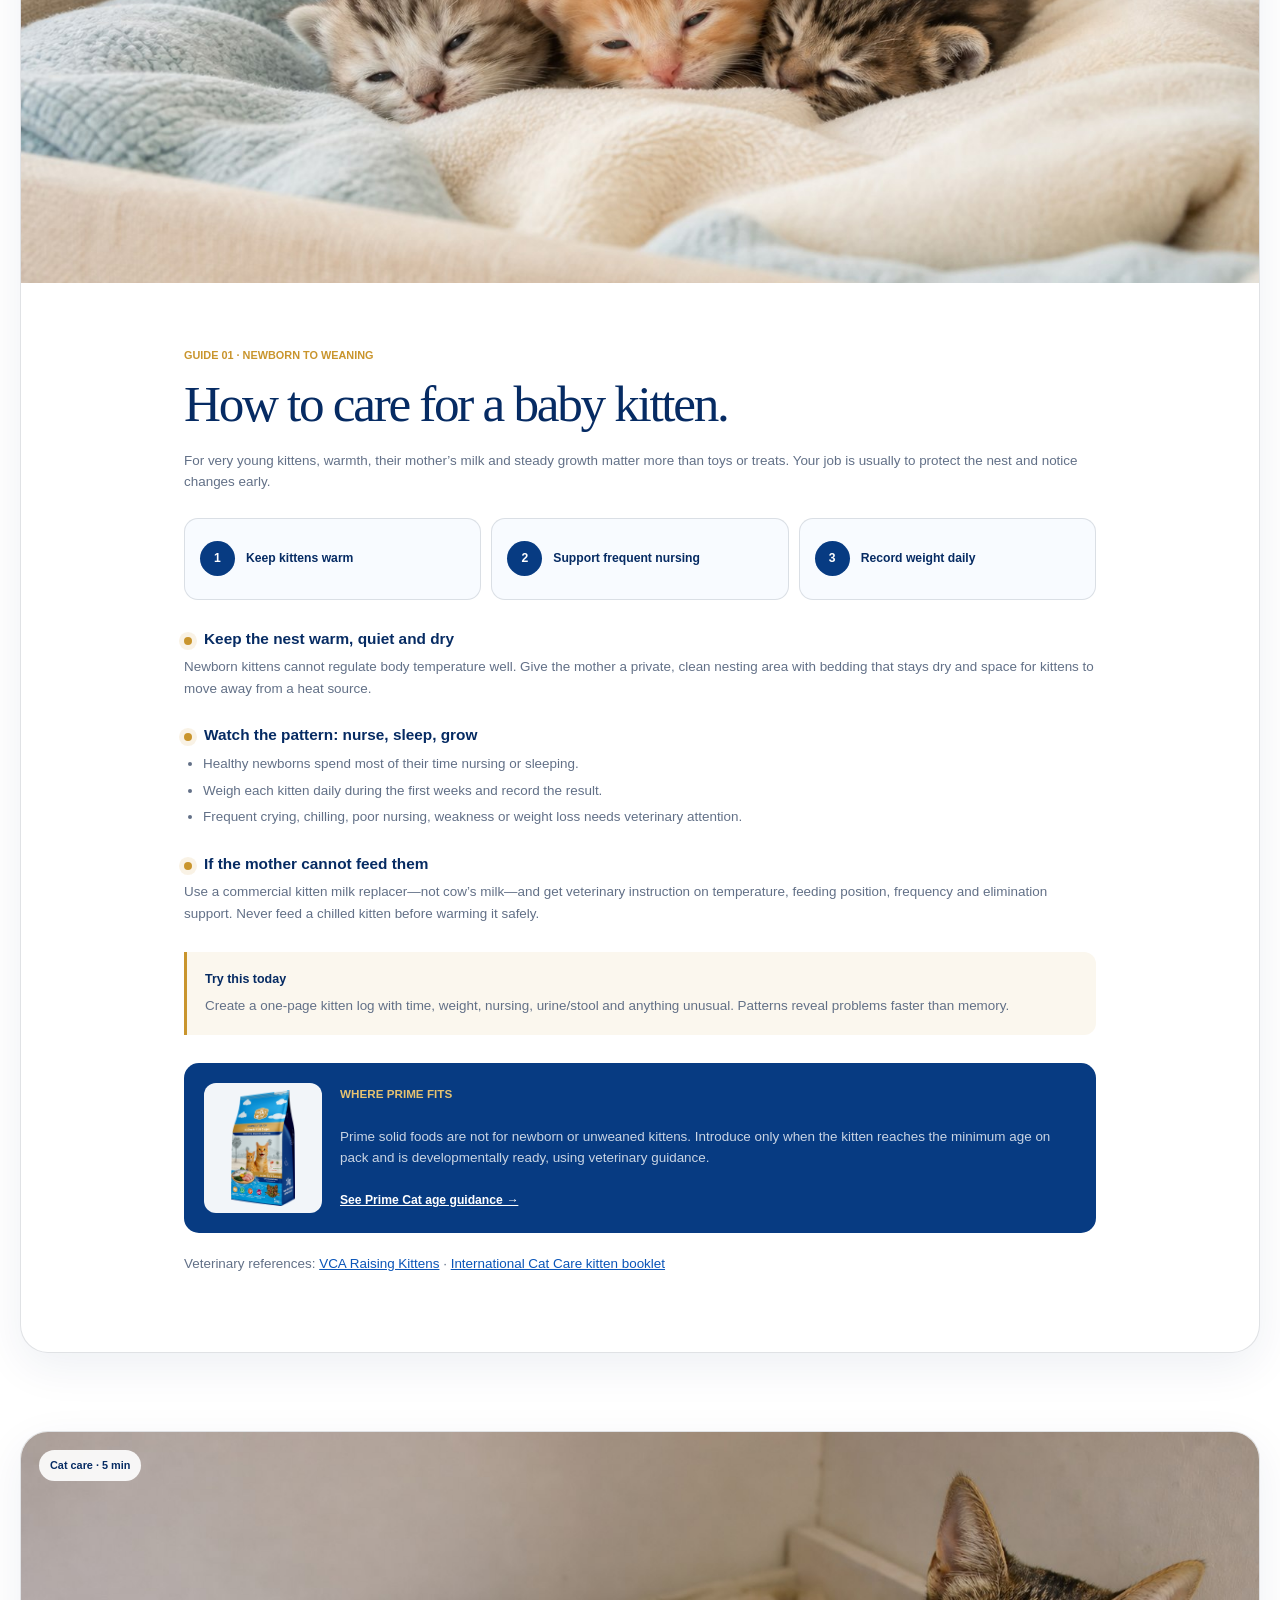
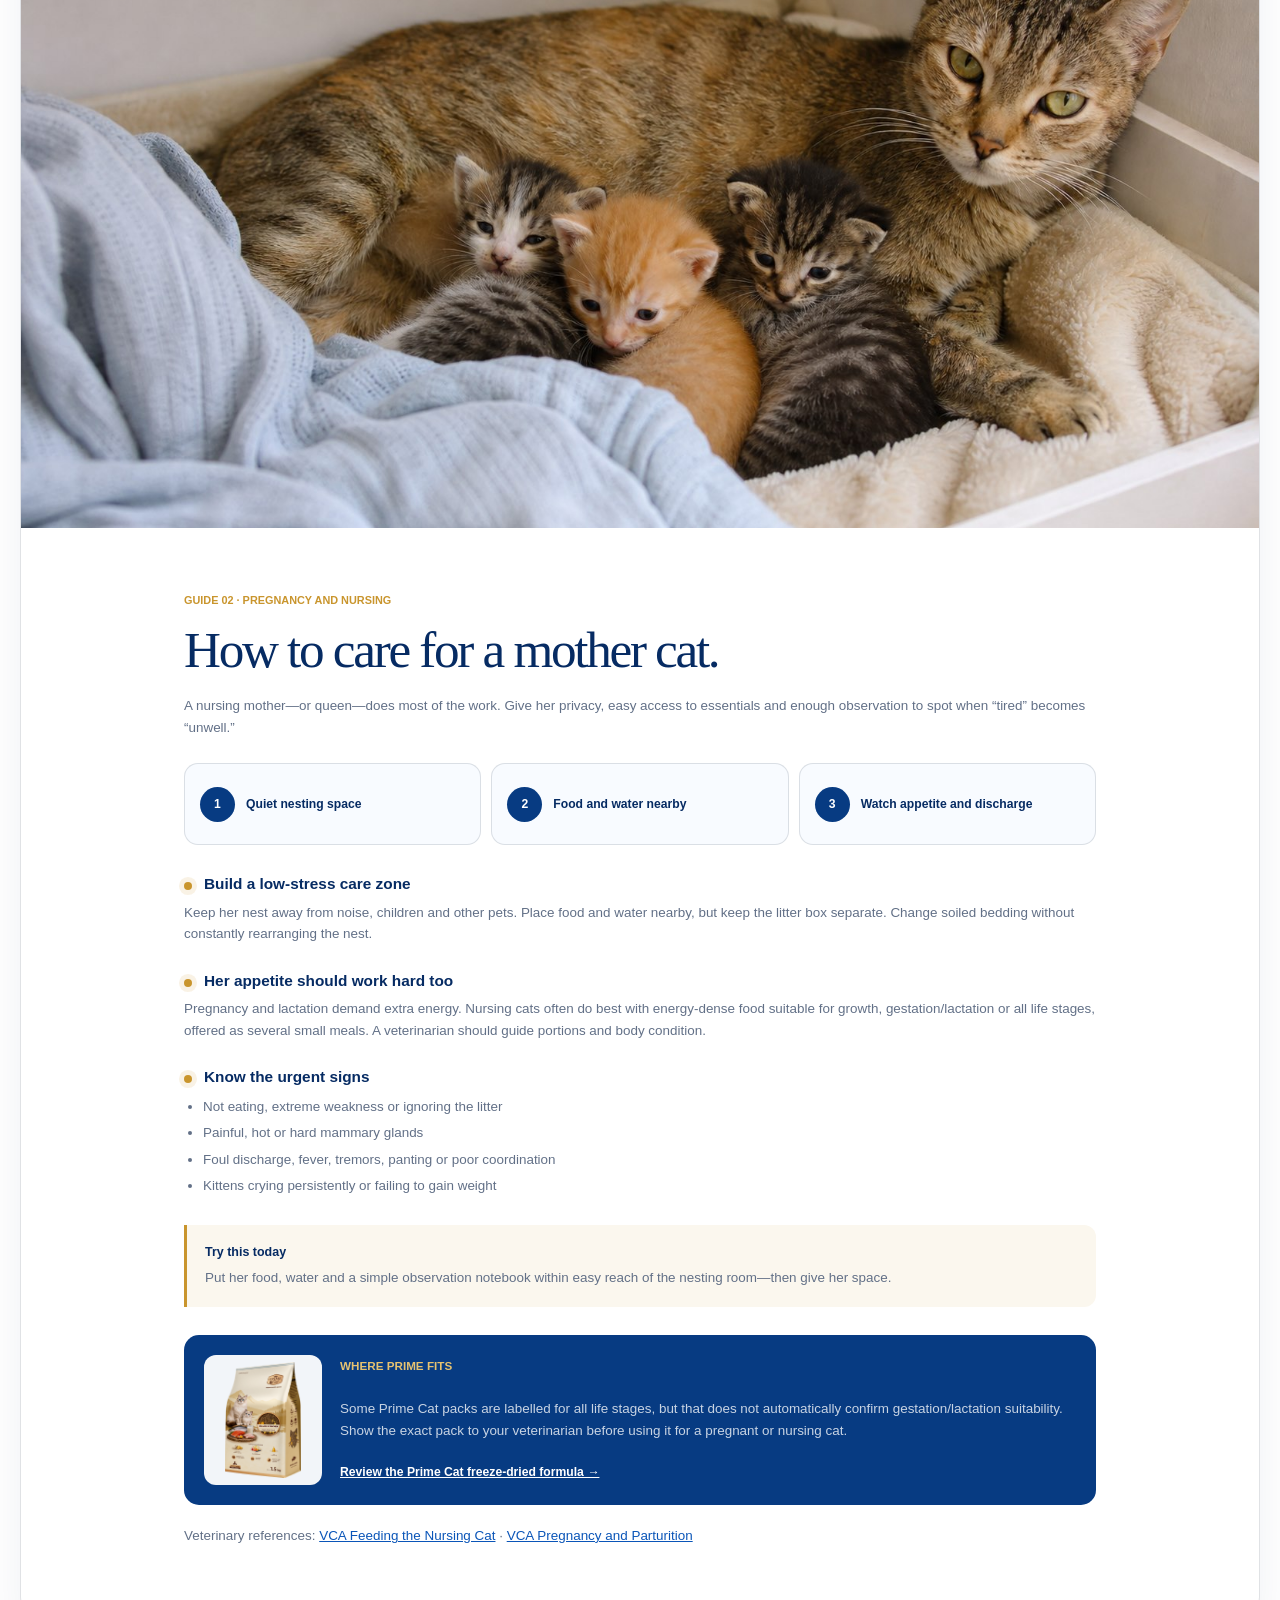
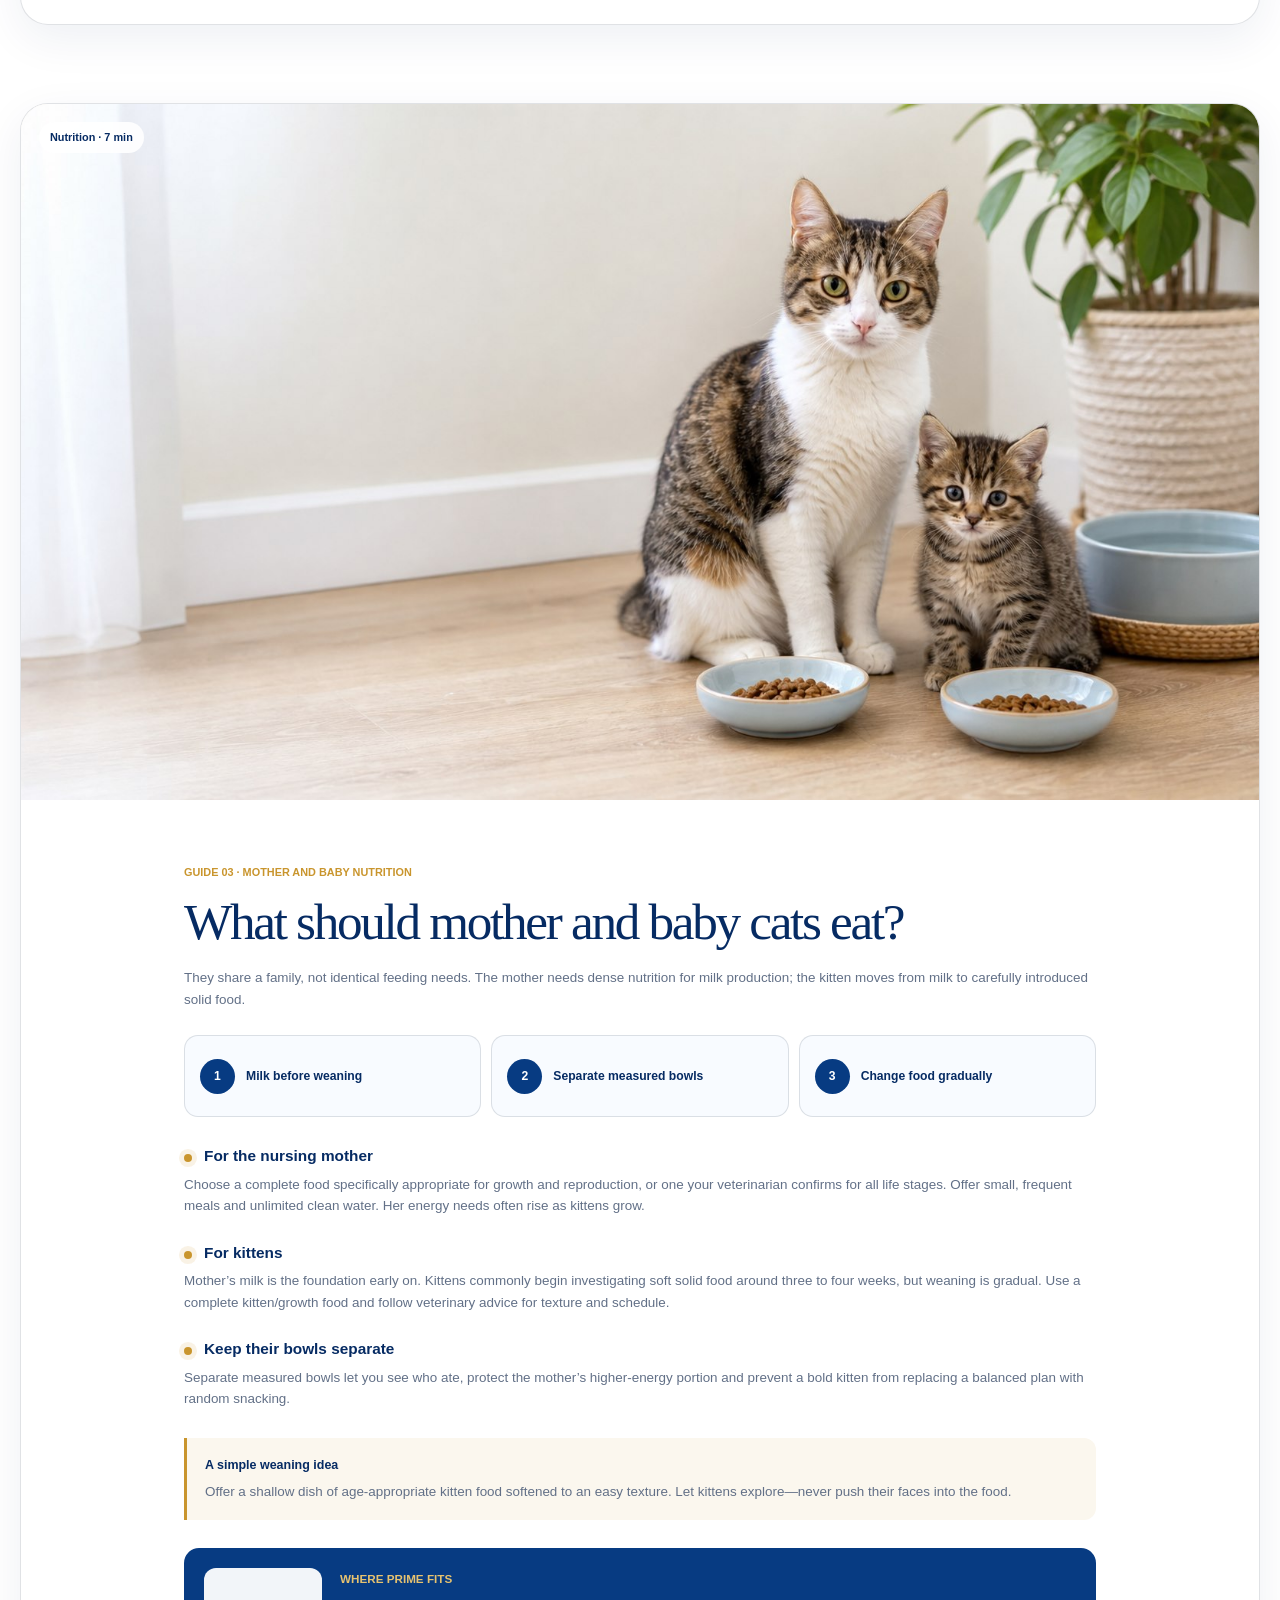
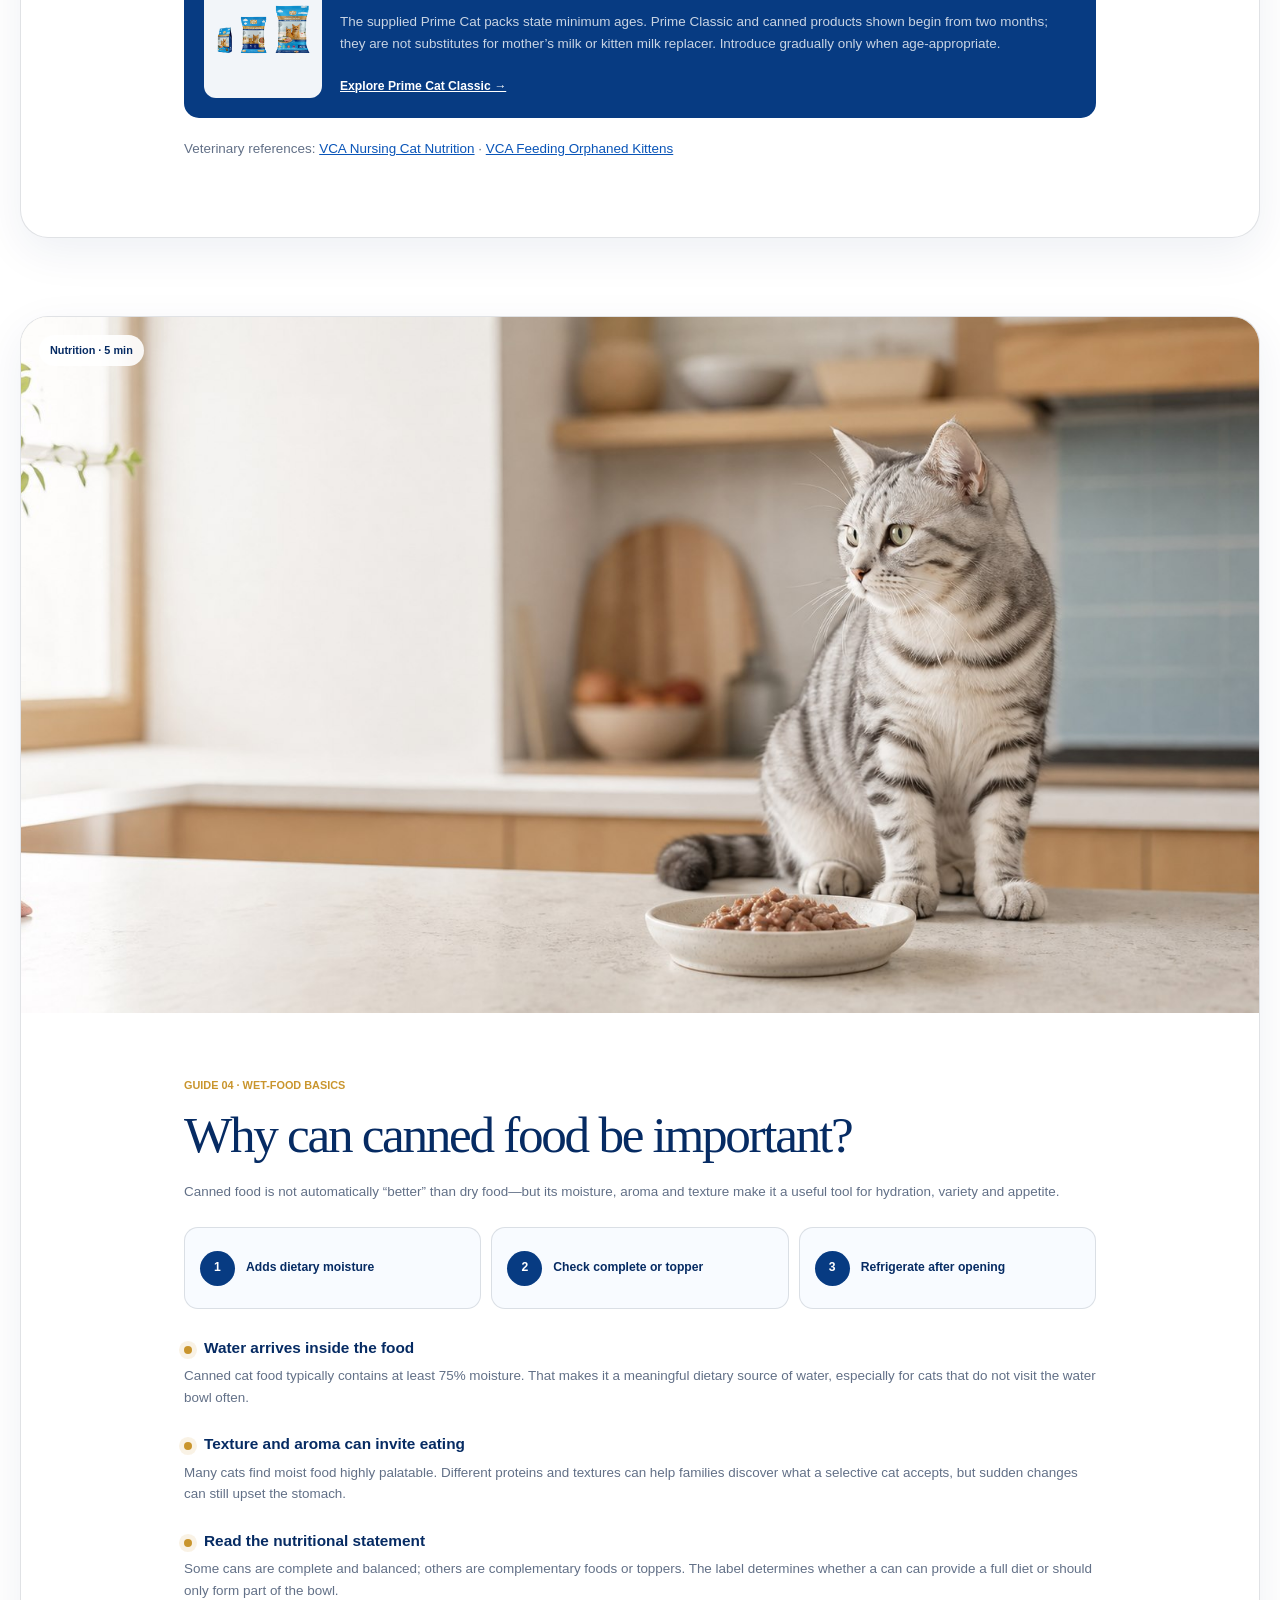
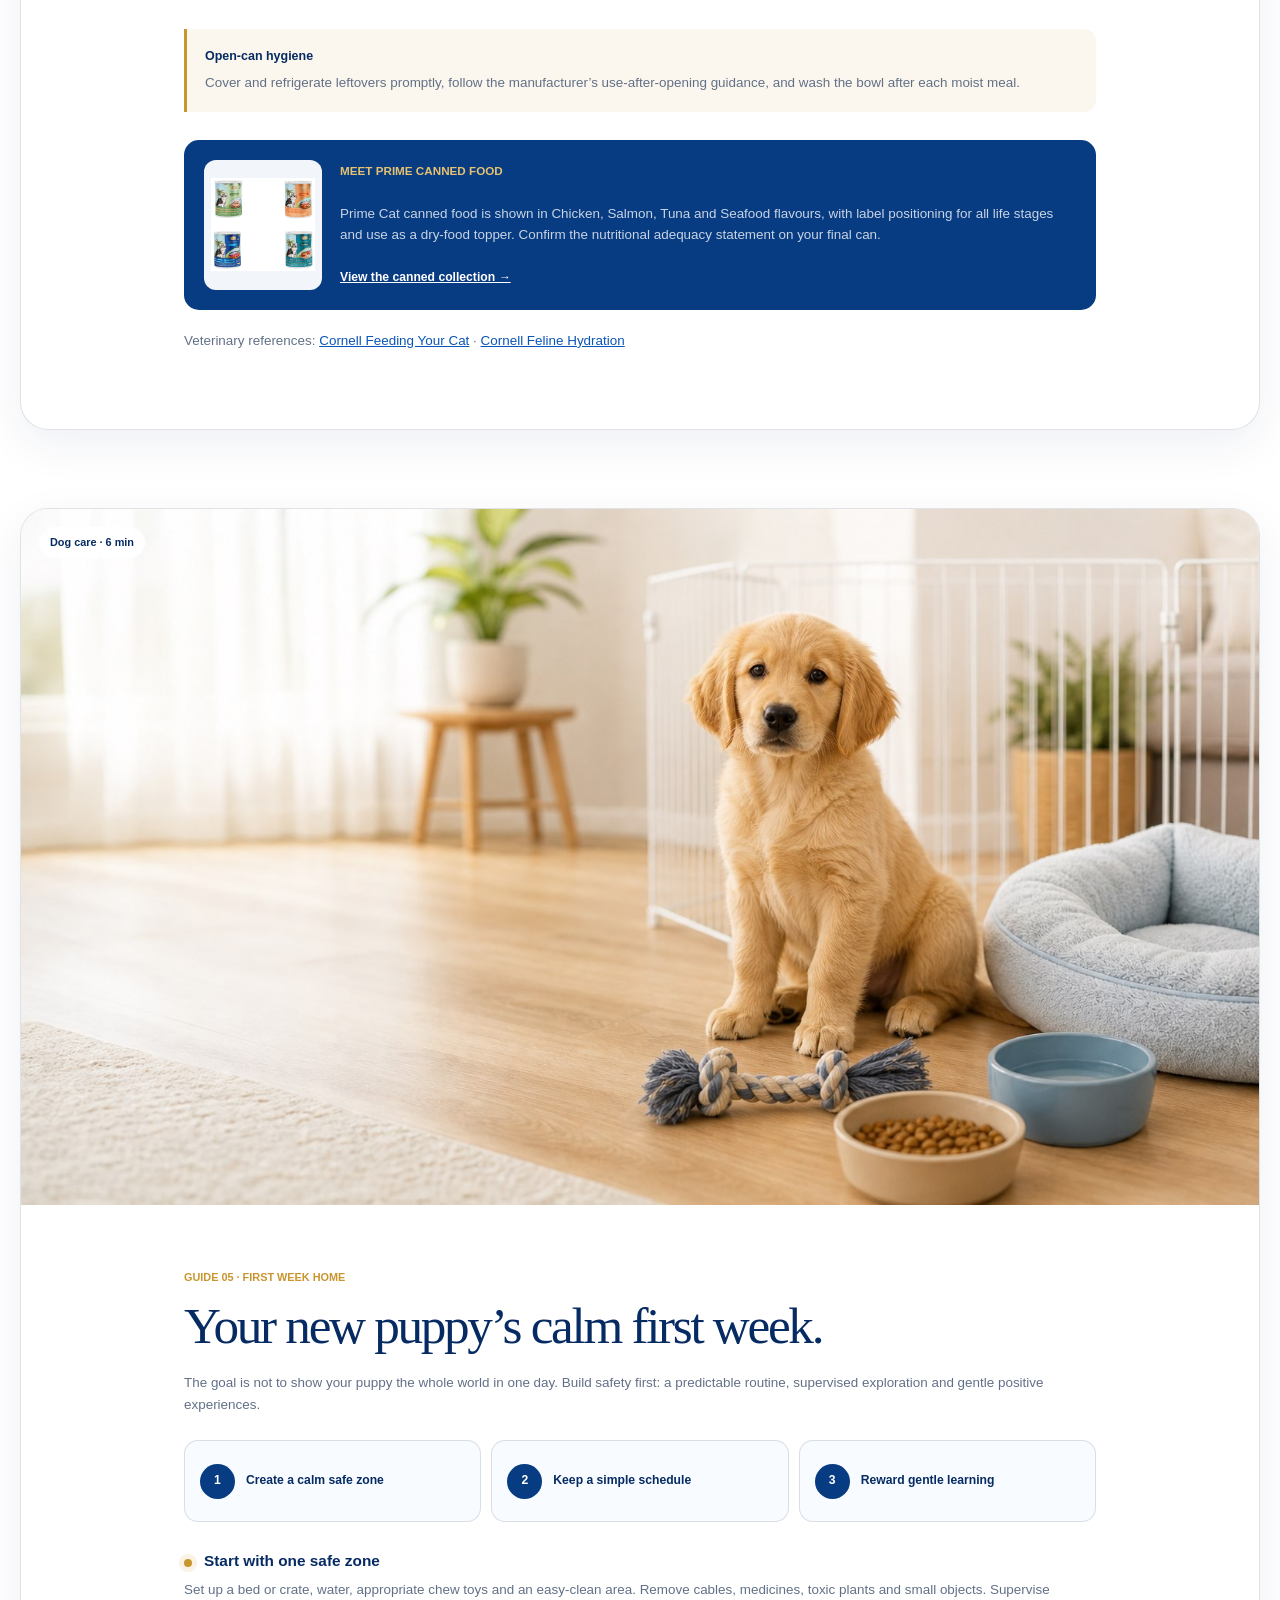
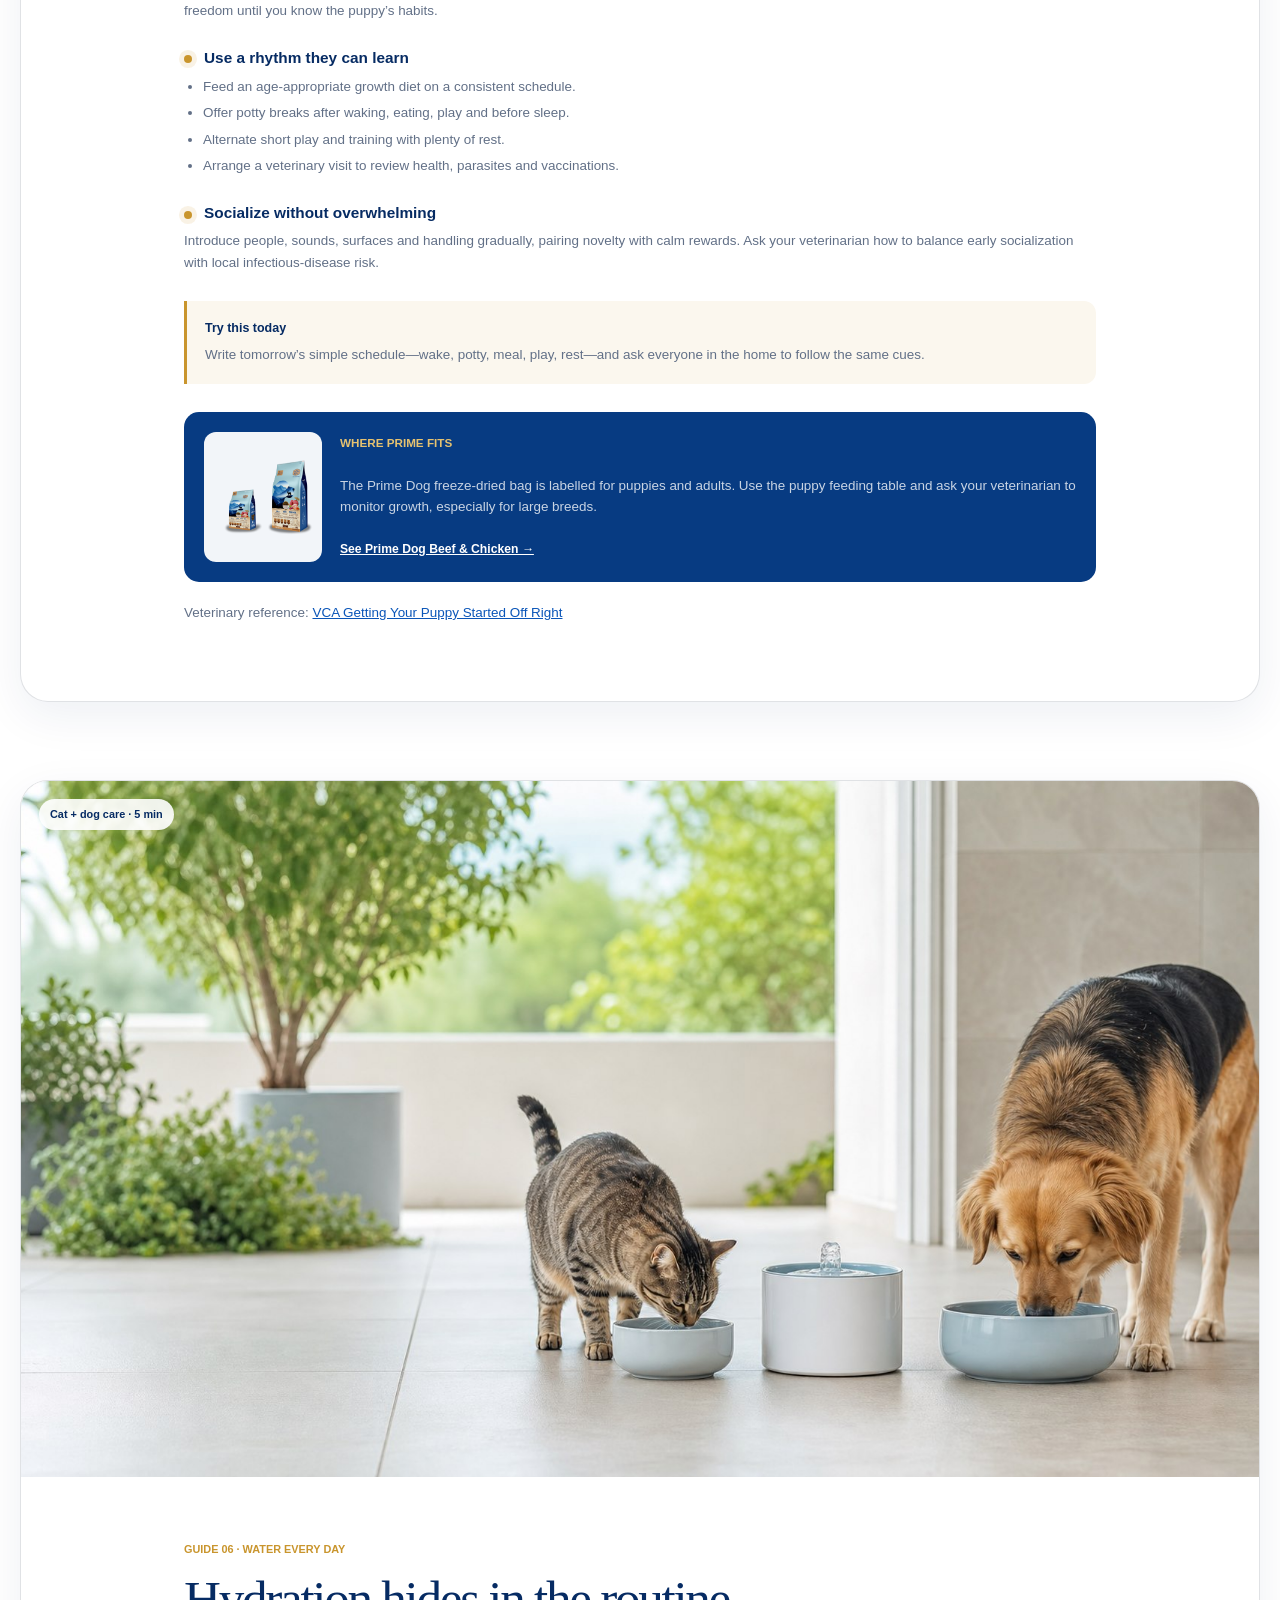
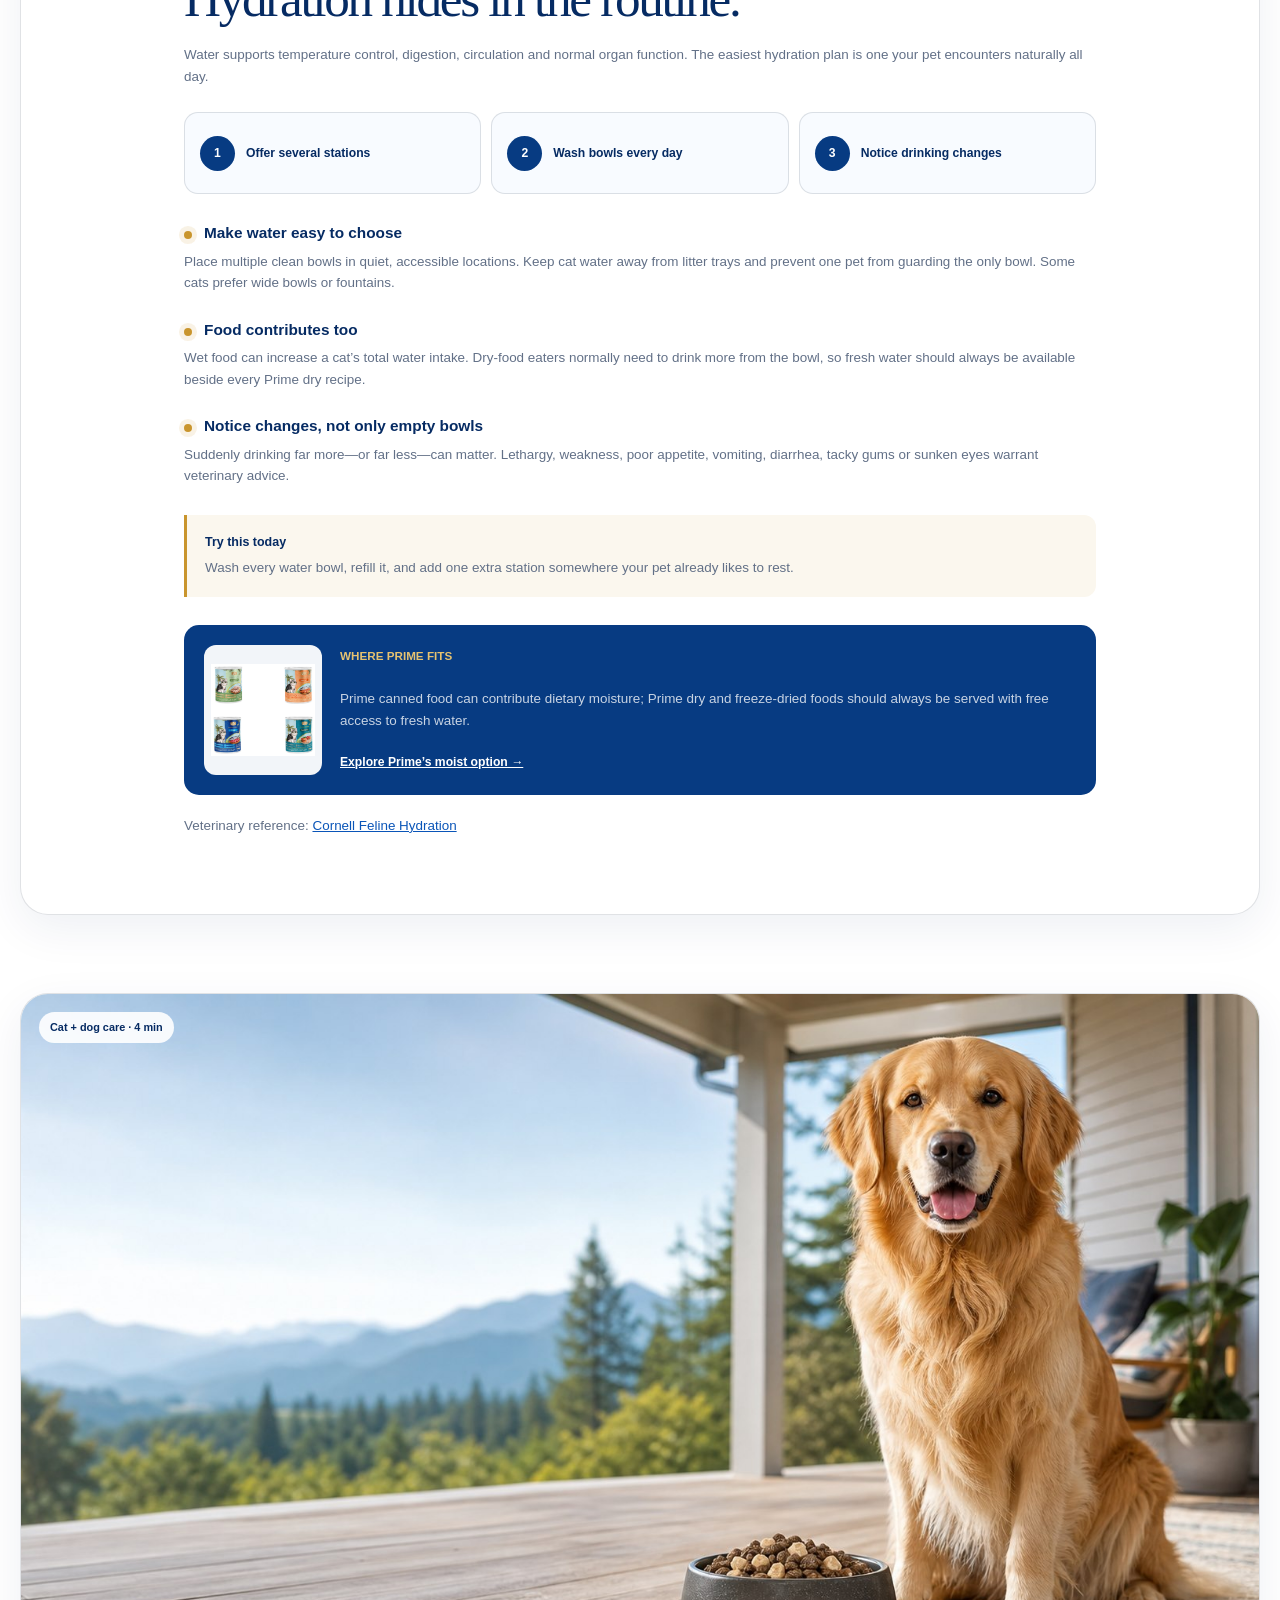
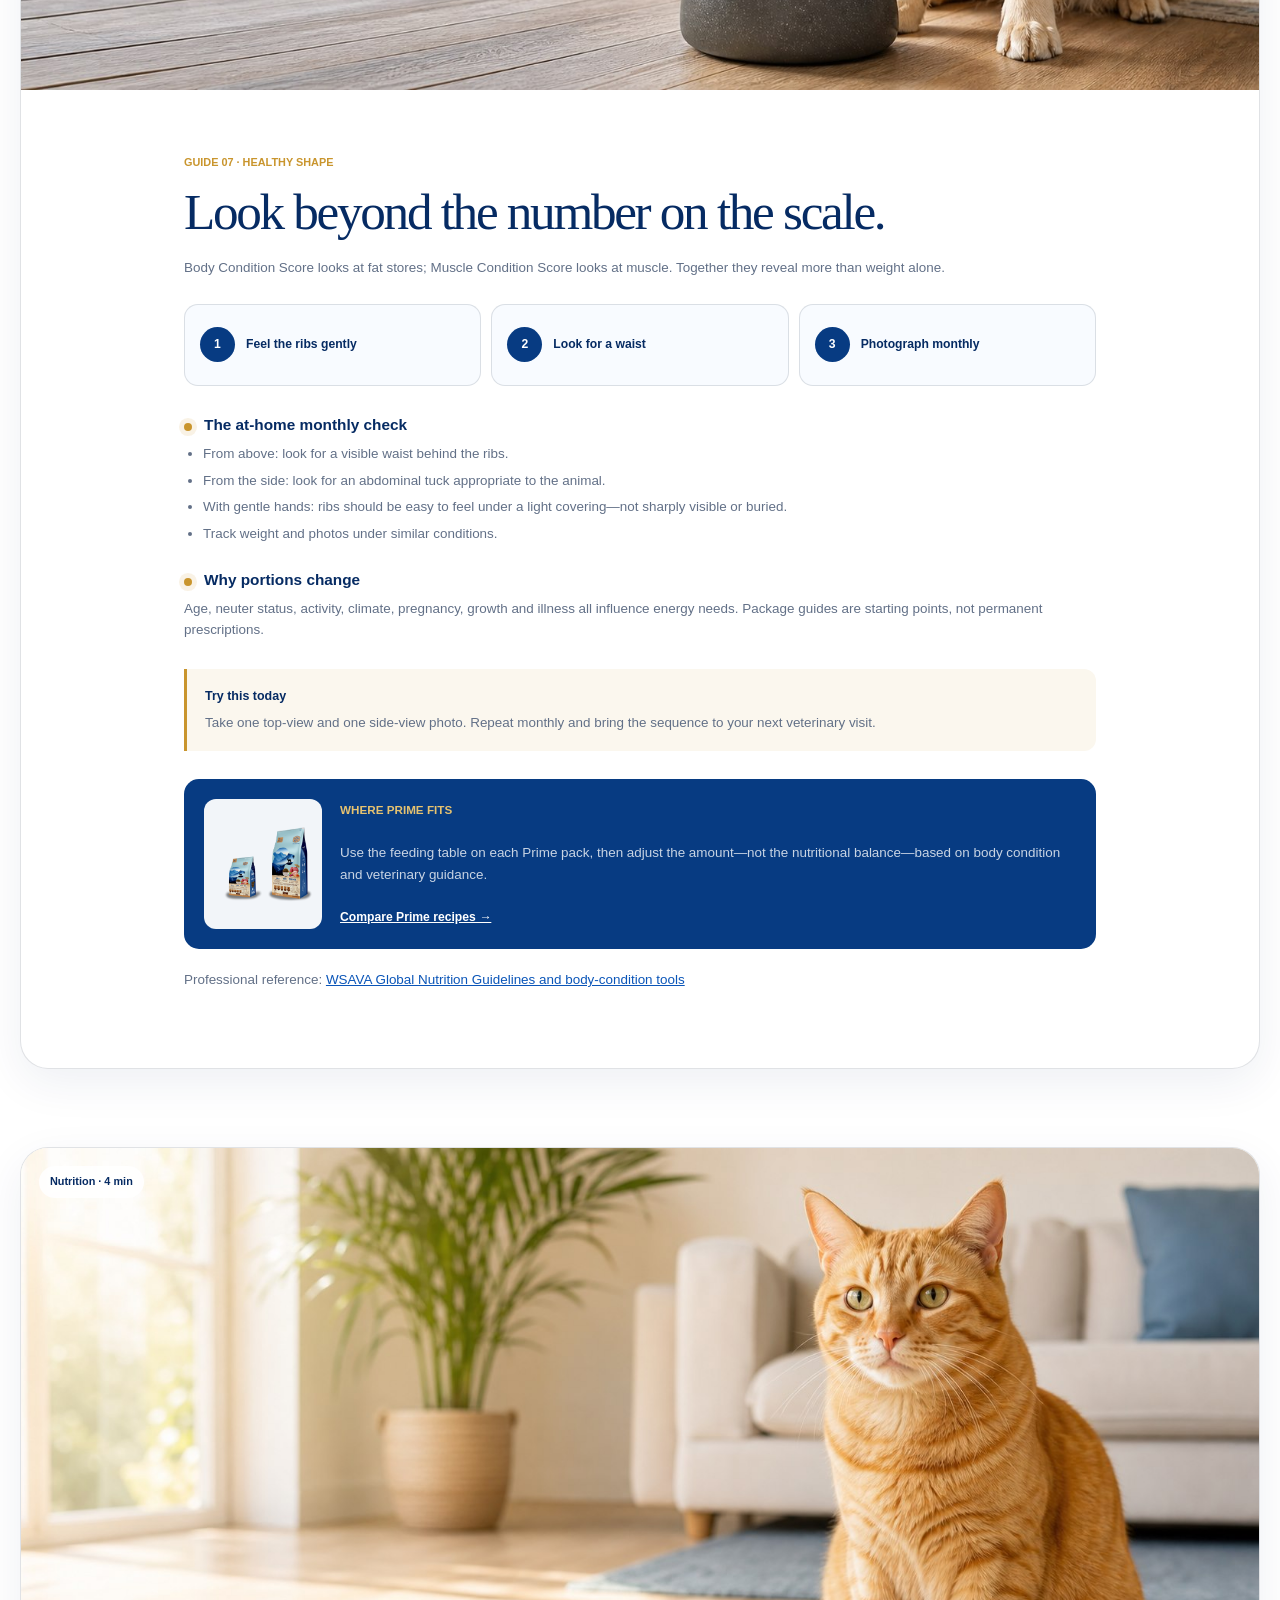
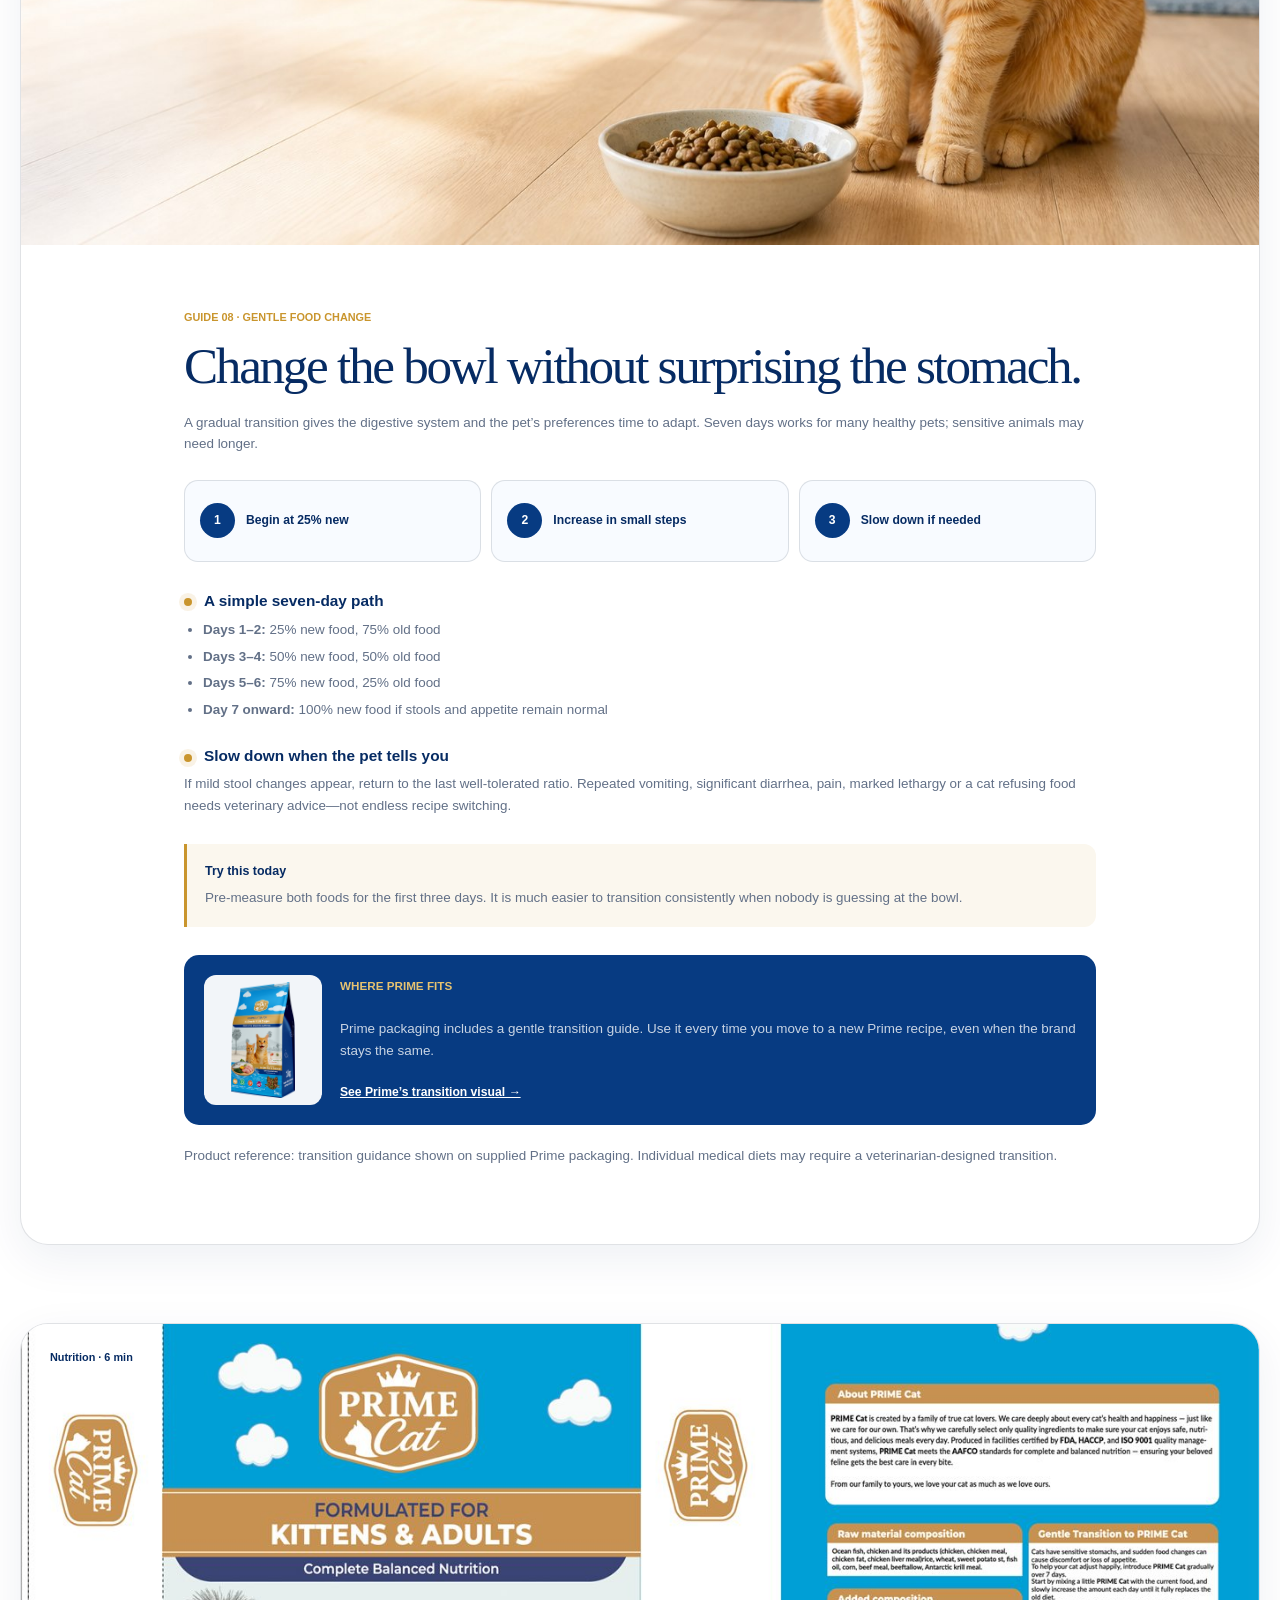
<file: outputs/prime-pet-family/knowledge.html>
<!doctype html>
<html lang="en">
<head>
  <meta charset="utf-8">
  <meta name="viewport" content="width=device-width, initial-scale=1">
  <meta name="description" content="Practical cat and dog care guides from Prime Pet Family: kittens, mother cats, feeding, hydration, canned food, puppies and more.">
  <meta name="theme-color" content="#073b82">
  <title>Pet Care Knowledge | Prime Pet Family</title>
  <link rel="stylesheet" href="styles.css">
  <link rel="stylesheet" href="detail.css">
  <script src="page.js" defer></script>
</head>
<body class="detail-page">
  <a class="skip-link" href="#main">Skip to content</a>
  <div class="announcement">
    <span class="ownership-message"><img class="cambodia-flag" src="assets/cambodia-flag.svg" alt="Flag of Cambodia">Proudly Cambodian-owned — made with care for cats &amp; dogs</span>
    <a href="mailto:info@primepetfamily.com">info@primepetfamily.com</a>
  </div>

  <header class="site-header" id="top">
    <a class="brand" href="index.html" aria-label="Prime Pet Family home"><img src="assets/prime-logo.jpg" alt="Prime"><span>Pet Family</span></a>
    <button class="menu-toggle" type="button" aria-expanded="false" aria-controls="primary-nav"><span></span><span></span><span></span><span class="sr-only">Open navigation</span></button>
    <nav class="primary-nav" id="primary-nav" aria-label="Primary navigation">
      <a href="index.html">Home</a>
      <a href="index.html#products">Our food</a>
      <a href="knowledge.html" aria-current="page">Pet care</a>
      <a href="index.html#story">Our story</a>
      <a class="button button-small button-gold" href="mailto:info@primepetfamily.com">Contact Prime</a>
    </nav>
  </header>

  <main id="main">
    <section class="knowledge-hero" aria-labelledby="knowledge-title">
      <img src="assets/care-mother-cat.jpg" alt="Mother cat resting safely with her young kittens">
      <div class="knowledge-hero-copy">
        <p class="eyebrow">Prime Pet Family knowledge</p>
        <h1 id="knowledge-title">Small lessons.<br>Better lives together.</h1>
        <p>Nine practical, illustrated guides for the moments pet families ask about most—from the first kitten cuddle to choosing the right bowl.</p>
        <a class="button button-blue" href="#guides">Start learning</a>
      </div>
    </section>

    <div class="knowledge-disclaimer"><strong>Care note:</strong> These guides provide general education, not diagnosis or emergency care. Contact a veterinarian promptly when a mother, kitten, puppy, cat or dog seems unwell.</div>

    <nav class="topic-jump" aria-label="Jump to a pet-care guide">
      <a href="#baby-kitten">Baby kittens</a>
      <a href="#mother-cat">Mother cats</a>
      <a href="#feeding-family">Feeding mother &amp; kitten</a>
      <a href="#canned-food">Why canned food?</a>
      <a href="#new-puppy">New puppy</a>
      <a href="#hydration">Hydration</a>
      <a href="#body-condition">Healthy body condition</a>
      <a href="#food-transition">Change food safely</a>
      <a href="#read-label">Read the label</a>
    </nav>

    <section class="knowledge-intro" id="guides">
      <div><p class="eyebrow">Care that feels possible</p><h2>Read one guide. Try one useful thing today.</h2></div>
      <p>Each guide begins with the essentials, gives you a simple action, and explains where Prime products may—or may not—fit. No magic promises. Just calmer, clearer care.</p>
    </section>

    <div class="knowledge-list">
      <article class="knowledge-article" id="baby-kitten">
        <div class="article-image"><img src="assets/care-kittens.jpg" alt="Three very young kittens resting together in a warm nesting box" loading="lazy"><span>Cat care · 6 min</span></div>
        <div class="article-body">
          <div class="article-meta">Guide 01 · Newborn to weaning</div>
          <h2>How to care for a baby kitten.</h2>
          <p class="article-lead">For very young kittens, warmth, their mother’s milk and steady growth matter more than toys or treats. Your job is usually to protect the nest and notice changes early.</p>
          <h3>Keep the nest warm, quiet and dry</h3>
          <p>Newborn kittens cannot regulate body temperature well. Give the mother a private, clean nesting area with bedding that stays dry and space for kittens to move away from a heat source.</p>
          <h3>Watch the pattern: nurse, sleep, grow</h3>
          <ul><li>Healthy newborns spend most of their time nursing or sleeping.</li><li>Weigh each kitten daily during the first weeks and record the result.</li><li>Frequent crying, chilling, poor nursing, weakness or weight loss needs veterinary attention.</li></ul>
          <h3>If the mother cannot feed them</h3>
          <p>Use a commercial kitten milk replacer—not cow’s milk—and get veterinary instruction on temperature, feeding position, frequency and elimination support. Never feed a chilled kitten before warming it safely.</p>
          <div class="article-tip"><strong>Try this today</strong><p>Create a one-page kitten log with time, weight, nursing, urine/stool and anything unusual. Patterns reveal problems faster than memory.</p></div>
          <div class="prime-connection"><strong>Where Prime fits</strong><p>Prime solid foods are not for newborn or unweaned kittens. Introduce only when the kitten reaches the minimum age on pack and is developmentally ready, using veterinary guidance.</p><a href="product.html?id=cat-classic">See Prime Cat age guidance →</a></div>
          <p class="article-sources">Veterinary references: <a href="https://vcahospitals.com/ponti/know-your-pet/kitten-raising-kittens" target="_blank" rel="noreferrer">VCA Raising Kittens</a> · <a href="https://icatcare.org/resources/icatcare-kitten-booklet-2024.pdf" target="_blank" rel="noreferrer">International Cat Care kitten booklet</a></p>
        </div>
      </article>

      <article class="knowledge-article" id="mother-cat">
        <div class="article-image"><img src="assets/care-mother-cat.jpg" alt="Mother cat resting calmly with three young kittens" loading="lazy"><span>Cat care · 5 min</span></div>
        <div class="article-body">
          <div class="article-meta">Guide 02 · Pregnancy and nursing</div>
          <h2>How to care for a mother cat.</h2>
          <p class="article-lead">A nursing mother—or queen—does most of the work. Give her privacy, easy access to essentials and enough observation to spot when “tired” becomes “unwell.”</p>
          <h3>Build a low-stress care zone</h3>
          <p>Keep her nest away from noise, children and other pets. Place food and water nearby, but keep the litter box separate. Change soiled bedding without constantly rearranging the nest.</p>
          <h3>Her appetite should work hard too</h3>
          <p>Pregnancy and lactation demand extra energy. Nursing cats often do best with energy-dense food suitable for growth, gestation/lactation or all life stages, offered as several small meals. A veterinarian should guide portions and body condition.</p>
          <h3>Know the urgent signs</h3>
          <ul><li>Not eating, extreme weakness or ignoring the litter</li><li>Painful, hot or hard mammary glands</li><li>Foul discharge, fever, tremors, panting or poor coordination</li><li>Kittens crying persistently or failing to gain weight</li></ul>
          <div class="article-tip"><strong>Try this today</strong><p>Put her food, water and a simple observation notebook within easy reach of the nesting room—then give her space.</p></div>
          <div class="prime-connection"><strong>Where Prime fits</strong><p>Some Prime Cat packs are labelled for all life stages, but that does not automatically confirm gestation/lactation suitability. Show the exact pack to your veterinarian before using it for a pregnant or nursing cat.</p><a href="product.html?id=cat-freeze">Review the Prime Cat freeze-dried formula →</a></div>
          <p class="article-sources">Veterinary references: <a href="https://vcahospitals.com/roberts/know-your-pet/feeding-the-nursing-cat" target="_blank" rel="noreferrer">VCA Feeding the Nursing Cat</a> · <a href="https://vcahospitals.com/meadowdale/know-your-pet/pregnancy-and-parturition-in-cats" target="_blank" rel="noreferrer">VCA Pregnancy and Parturition</a></p>
        </div>
      </article>

      <article class="knowledge-article" id="feeding-family">
        <div class="article-image"><img src="assets/care-feeding-family.jpg" alt="Adult mother cat and kitten beside separate food bowls and fresh water" loading="lazy"><span>Nutrition · 7 min</span></div>
        <div class="article-body">
          <div class="article-meta">Guide 03 · Mother and baby nutrition</div>
          <h2>What should mother and baby cats eat?</h2>
          <p class="article-lead">They share a family, not identical feeding needs. The mother needs dense nutrition for milk production; the kitten moves from milk to carefully introduced solid food.</p>
          <h3>For the nursing mother</h3>
          <p>Choose a complete food specifically appropriate for growth and reproduction, or one your veterinarian confirms for all life stages. Offer small, frequent meals and unlimited clean water. Her energy needs often rise as kittens grow.</p>
          <h3>For kittens</h3>
          <p>Mother’s milk is the foundation early on. Kittens commonly begin investigating soft solid food around three to four weeks, but weaning is gradual. Use a complete kitten/growth food and follow veterinary advice for texture and schedule.</p>
          <h3>Keep their bowls separate</h3>
          <p>Separate measured bowls let you see who ate, protect the mother’s higher-energy portion and prevent a bold kitten from replacing a balanced plan with random snacking.</p>
          <div class="article-tip"><strong>A simple weaning idea</strong><p>Offer a shallow dish of age-appropriate kitten food softened to an easy texture. Let kittens explore—never push their faces into the food.</p></div>
          <div class="prime-connection"><strong>Where Prime fits</strong><p>The supplied Prime Cat packs state minimum ages. Prime Classic and canned products shown begin from two months; they are not substitutes for mother’s milk or kitten milk replacer. Introduce gradually only when age-appropriate.</p><a href="product.html?id=cat-classic">Explore Prime Cat Classic →</a></div>
          <p class="article-sources">Veterinary references: <a href="https://vcahospitals.com/roberts/know-your-pet/feeding-the-nursing-cat" target="_blank" rel="noreferrer">VCA Nursing Cat Nutrition</a> · <a href="https://vcahospitals.com/know-your-pet/feeding-orphaned-kittens" target="_blank" rel="noreferrer">VCA Feeding Orphaned Kittens</a></p>
        </div>
      </article>

      <article class="knowledge-article" id="canned-food">
        <div class="article-image"><img src="assets/detail-cat-wet.jpg" alt="Silver tabby cat beside a shallow dish of moist food" loading="lazy"><span>Nutrition · 5 min</span></div>
        <div class="article-body">
          <div class="article-meta">Guide 04 · Wet-food basics</div>
          <h2>Why can canned food be important?</h2>
          <p class="article-lead">Canned food is not automatically “better” than dry food—but its moisture, aroma and texture make it a useful tool for hydration, variety and appetite.</p>
          <h3>Water arrives inside the food</h3>
          <p>Canned cat food typically contains at least 75% moisture. That makes it a meaningful dietary source of water, especially for cats that do not visit the water bowl often.</p>
          <h3>Texture and aroma can invite eating</h3>
          <p>Many cats find moist food highly palatable. Different proteins and textures can help families discover what a selective cat accepts, but sudden changes can still upset the stomach.</p>
          <h3>Read the nutritional statement</h3>
          <p>Some cans are complete and balanced; others are complementary foods or toppers. The label determines whether a can can provide a full diet or should only form part of the bowl.</p>
          <div class="article-tip"><strong>Open-can hygiene</strong><p>Cover and refrigerate leftovers promptly, follow the manufacturer’s use-after-opening guidance, and wash the bowl after each moist meal.</p></div>
          <div class="prime-connection"><strong>Meet Prime canned food</strong><p>Prime Cat canned food is shown in Chicken, Salmon, Tuna and Seafood flavours, with label positioning for all life stages and use as a dry-food topper. Confirm the nutritional adequacy statement on your final can.</p><a href="product.html?id=cat-canned">View the canned collection →</a></div>
          <p class="article-sources">Veterinary references: <a href="https://www.vet.cornell.edu/departments-centers-and-institutes/cornell-feline-health-center/health-information/feline-health-topics/feeding-your-cat" target="_blank" rel="noreferrer">Cornell Feeding Your Cat</a> · <a href="https://www.vet.cornell.edu/departments-centers-and-institutes/cornell-feline-health-center/health-information/feline-health-topics/hydration" target="_blank" rel="noreferrer">Cornell Feline Hydration</a></p>
        </div>
      </article>

      <article class="knowledge-article" id="new-puppy">
        <div class="article-image"><img src="assets/care-puppy.jpg" alt="Young golden retriever puppy in a safe home area with bed, toy, food and water" loading="lazy"><span>Dog care · 6 min</span></div>
        <div class="article-body">
          <div class="article-meta">Guide 05 · First week home</div>
          <h2>Your new puppy’s calm first week.</h2>
          <p class="article-lead">The goal is not to show your puppy the whole world in one day. Build safety first: a predictable routine, supervised exploration and gentle positive experiences.</p>
          <h3>Start with one safe zone</h3>
          <p>Set up a bed or crate, water, appropriate chew toys and an easy-clean area. Remove cables, medicines, toxic plants and small objects. Supervise freedom until you know the puppy’s habits.</p>
          <h3>Use a rhythm they can learn</h3>
          <ul><li>Feed an age-appropriate growth diet on a consistent schedule.</li><li>Offer potty breaks after waking, eating, play and before sleep.</li><li>Alternate short play and training with plenty of rest.</li><li>Arrange a veterinary visit to review health, parasites and vaccinations.</li></ul>
          <h3>Socialize without overwhelming</h3>
          <p>Introduce people, sounds, surfaces and handling gradually, pairing novelty with calm rewards. Ask your veterinarian how to balance early socialization with local infectious-disease risk.</p>
          <div class="article-tip"><strong>Try this today</strong><p>Write tomorrow’s simple schedule—wake, potty, meal, play, rest—and ask everyone in the home to follow the same cues.</p></div>
          <div class="prime-connection"><strong>Where Prime fits</strong><p>The Prime Dog freeze-dried bag is labelled for puppies and adults. Use the puppy feeding table and ask your veterinarian to monitor growth, especially for large breeds.</p><a href="product.html?id=dog-freeze">See Prime Dog Beef &amp; Chicken →</a></div>
          <p class="article-sources">Veterinary reference: <a href="https://vcahospitals.com/know-your-pet/getting-your-puppy-started-off-right" target="_blank" rel="noreferrer">VCA Getting Your Puppy Started Off Right</a></p>
        </div>
      </article>

      <article class="knowledge-article" id="hydration">
        <div class="article-image"><img src="assets/care-hydration.jpg" alt="Cat and dog drinking from separate clean water bowls beside a pet fountain" loading="lazy"><span>Cat + dog care · 5 min</span></div>
        <div class="article-body">
          <div class="article-meta">Guide 06 · Water every day</div>
          <h2>Hydration hides in the routine.</h2>
          <p class="article-lead">Water supports temperature control, digestion, circulation and normal organ function. The easiest hydration plan is one your pet encounters naturally all day.</p>
          <h3>Make water easy to choose</h3>
          <p>Place multiple clean bowls in quiet, accessible locations. Keep cat water away from litter trays and prevent one pet from guarding the only bowl. Some cats prefer wide bowls or fountains.</p>
          <h3>Food contributes too</h3>
          <p>Wet food can increase a cat’s total water intake. Dry-food eaters normally need to drink more from the bowl, so fresh water should always be available beside every Prime dry recipe.</p>
          <h3>Notice changes, not only empty bowls</h3>
          <p>Suddenly drinking far more—or far less—can matter. Lethargy, weakness, poor appetite, vomiting, diarrhea, tacky gums or sunken eyes warrant veterinary advice.</p>
          <div class="article-tip"><strong>Try this today</strong><p>Wash every water bowl, refill it, and add one extra station somewhere your pet already likes to rest.</p></div>
          <div class="prime-connection"><strong>Where Prime fits</strong><p>Prime canned food can contribute dietary moisture; Prime dry and freeze-dried foods should always be served with free access to fresh water.</p><a href="product.html?id=cat-canned">Explore Prime’s moist option →</a></div>
          <p class="article-sources">Veterinary reference: <a href="https://www.vet.cornell.edu/departments-centers-and-institutes/cornell-feline-health-center/health-information/feline-health-topics/hydration" target="_blank" rel="noreferrer">Cornell Feline Hydration</a></p>
        </div>
      </article>

      <article class="knowledge-article" id="body-condition">
        <div class="article-image"><img src="assets/detail-dog-freeze.jpg" alt="Healthy golden retriever standing beside its food bowl" loading="lazy"><span>Cat + dog care · 4 min</span></div>
        <div class="article-body">
          <div class="article-meta">Guide 07 · Healthy shape</div>
          <h2>Look beyond the number on the scale.</h2>
          <p class="article-lead">Body Condition Score looks at fat stores; Muscle Condition Score looks at muscle. Together they reveal more than weight alone.</p>
          <h3>The at-home monthly check</h3>
          <ul><li>From above: look for a visible waist behind the ribs.</li><li>From the side: look for an abdominal tuck appropriate to the animal.</li><li>With gentle hands: ribs should be easy to feel under a light covering—not sharply visible or buried.</li><li>Track weight and photos under similar conditions.</li></ul>
          <h3>Why portions change</h3>
          <p>Age, neuter status, activity, climate, pregnancy, growth and illness all influence energy needs. Package guides are starting points, not permanent prescriptions.</p>
          <div class="article-tip"><strong>Try this today</strong><p>Take one top-view and one side-view photo. Repeat monthly and bring the sequence to your next veterinary visit.</p></div>
          <div class="prime-connection"><strong>Where Prime fits</strong><p>Use the feeding table on each Prime pack, then adjust the amount—not the nutritional balance—based on body condition and veterinary guidance.</p><a href="index.html#products">Compare Prime recipes →</a></div>
          <p class="article-sources">Professional reference: <a href="https://wsava.org/global-guidelines/global-nutrition-guidelines/" target="_blank" rel="noreferrer">WSAVA Global Nutrition Guidelines and body-condition tools</a></p>
        </div>
      </article>

      <article class="knowledge-article" id="food-transition">
        <div class="article-image"><img src="assets/detail-cat-dry.jpg" alt="Orange tabby cat waiting calmly beside a bowl of dry food" loading="lazy"><span>Nutrition · 4 min</span></div>
        <div class="article-body">
          <div class="article-meta">Guide 08 · Gentle food change</div>
          <h2>Change the bowl without surprising the stomach.</h2>
          <p class="article-lead">A gradual transition gives the digestive system and the pet’s preferences time to adapt. Seven days works for many healthy pets; sensitive animals may need longer.</p>
          <h3>A simple seven-day path</h3>
          <ul><li><strong>Days 1–2:</strong> 25% new food, 75% old food</li><li><strong>Days 3–4:</strong> 50% new food, 50% old food</li><li><strong>Days 5–6:</strong> 75% new food, 25% old food</li><li><strong>Day 7 onward:</strong> 100% new food if stools and appetite remain normal</li></ul>
          <h3>Slow down when the pet tells you</h3>
          <p>If mild stool changes appear, return to the last well-tolerated ratio. Repeated vomiting, significant diarrhea, pain, marked lethargy or a cat refusing food needs veterinary advice—not endless recipe switching.</p>
          <div class="article-tip"><strong>Try this today</strong><p>Pre-measure both foods for the first three days. It is much easier to transition consistently when nobody is guessing at the bowl.</p></div>
          <div class="prime-connection"><strong>Where Prime fits</strong><p>Prime packaging includes a gentle transition guide. Use it every time you move to a new Prime recipe, even when the brand stays the same.</p><a href="index.html#feeding">See Prime’s transition visual →</a></div>
          <p class="article-sources">Product reference: transition guidance shown on supplied Prime packaging. Individual medical diets may require a veterinarian-designed transition.</p>
        </div>
      </article>

      <article class="knowledge-article" id="read-label">
        <div class="article-image"><img src="assets/prime-cat-packaging-details-web.jpg" alt="Prime Cat packaging artwork with ingredients, guaranteed analysis and feeding guide" loading="lazy"><span>Nutrition · 6 min</span></div>
        <div class="article-body">
          <div class="article-meta">Guide 09 · Smarter shopping</div>
          <h2>How to read a pet-food label.</h2>
          <p class="article-lead">The front tells the story. The back tells you whether the food fits your pet. Five label areas do most of the useful work.</p>
          <h3>1. Species and life stage</h3><p>Confirm cat or dog, then check kitten/puppy, adult, senior, gestation/lactation or all-life-stages suitability.</p>
          <h3>2. Nutritional adequacy</h3><p>Look for a statement explaining whether the food is complete and balanced, and for which life stage. A topper or complementary food should not silently replace a complete diet.</p>
          <h3>3. Ingredients and analysis</h3><p>Ingredients appear in descending order by weight. Guaranteed analysis gives minimum or maximum levels for nutrients such as protein, fat, fibre and moisture—but it does not measure ingredient quality by itself.</p>
          <h3>4. Calories and feeding guide</h3><p>Calories help compare portions between wet and dry products. Feeding tables are starting points; monitor body condition.</p>
          <h3>5. Company and storage information</h3><p>Keep the lot code, best-before date and manufacturer contact details. Follow resealing, refrigeration and storage directions.</p>
          <div class="article-tip"><strong>Try this today</strong><p>Photograph the full label before discarding a bag or can. If your pet reacts badly, you will still have the recipe, lot and contact information.</p></div>
          <div class="prime-connection"><strong>Use the new detail pages</strong><p>Every Prime product card now opens a clearer summary of its pack claims, key ingredients, benefits and feeding notes. The physical pack remains the final source.</p><a href="index.html#products">Choose a Prime product →</a></div>
          <p class="article-sources">Professional references: <a href="https://www.vet.cornell.edu/departments-centers-and-institutes/cornell-feline-health-center/health-information/feline-health-topics/feeding-your-cat" target="_blank" rel="noreferrer">Cornell Feeding Your Cat</a> · <a href="https://wsava.org/wp-content/uploads/2021/04/Selecting-a-pet-food-for-your-pet-updated-2021_WSAVA-Global-Nutrition-Toolkit.pdf" target="_blank" rel="noreferrer">WSAVA Selecting a Pet Food</a></p>
        </div>
      </article>
    </div>

    <section class="knowledge-sources" aria-labelledby="sources-title">
      <p class="eyebrow">Further reading</p>
      <h2 id="sources-title">Trusted care references.</h2>
      <ul>
        <li><a href="https://vcahospitals.com/ponti/know-your-pet/kitten-raising-kittens" target="_blank" rel="noreferrer">VCA — Raising Kittens</a></li>
        <li><a href="https://vcahospitals.com/roberts/know-your-pet/feeding-the-nursing-cat" target="_blank" rel="noreferrer">VCA — Feeding the Nursing Cat</a></li>
        <li><a href="https://www.vet.cornell.edu/departments-centers-and-institutes/cornell-feline-health-center/health-information/feline-health-topics/feeding-your-cat" target="_blank" rel="noreferrer">Cornell — Feeding Your Cat</a></li>
        <li><a href="https://www.vet.cornell.edu/departments-centers-and-institutes/cornell-feline-health-center/health-information/feline-health-topics/hydration" target="_blank" rel="noreferrer">Cornell — Feline Hydration</a></li>
        <li><a href="https://wsava.org/global-guidelines/global-nutrition-guidelines/" target="_blank" rel="noreferrer">WSAVA — Global Nutrition Guidelines</a></li>
        <li><a href="https://vcahospitals.com/know-your-pet/getting-your-puppy-started-off-right" target="_blank" rel="noreferrer">VCA — Getting Your Puppy Started Right</a></li>
      </ul>
    </section>
  </main>

  <footer class="site-footer detail-footer">
    <div class="footer-brand"><a class="brand brand-footer" href="index.html"><img src="assets/prime-logo.jpg" alt=""><span>Pet Family</span></a><p>Practical care for the cats and dogs who make us a family.</p></div>
    <div><strong>Explore</strong><a href="index.html#products">Our food</a><a href="knowledge.html">Pet-care knowledge</a><a href="index.html#feeding">Feeding guide</a></div>
    <div><strong>Contact</strong><a href="mailto:info@primepetfamily.com">info@primepetfamily.com</a><a href="https://www.primepetfamily.com">primepetfamily.com</a></div>
    <div class="footer-note"><strong>Prime care note</strong><p>For illness, pregnancy, orphan care, therapeutic nutrition or urgent symptoms, contact a veterinarian.</p></div>
    <div class="copyright"><span>© <span id="year"></span> Prime Pet Family</span><span>Proudly Cambodian-owned.</span></div>
  </footer>
</body>
</html>
</file>
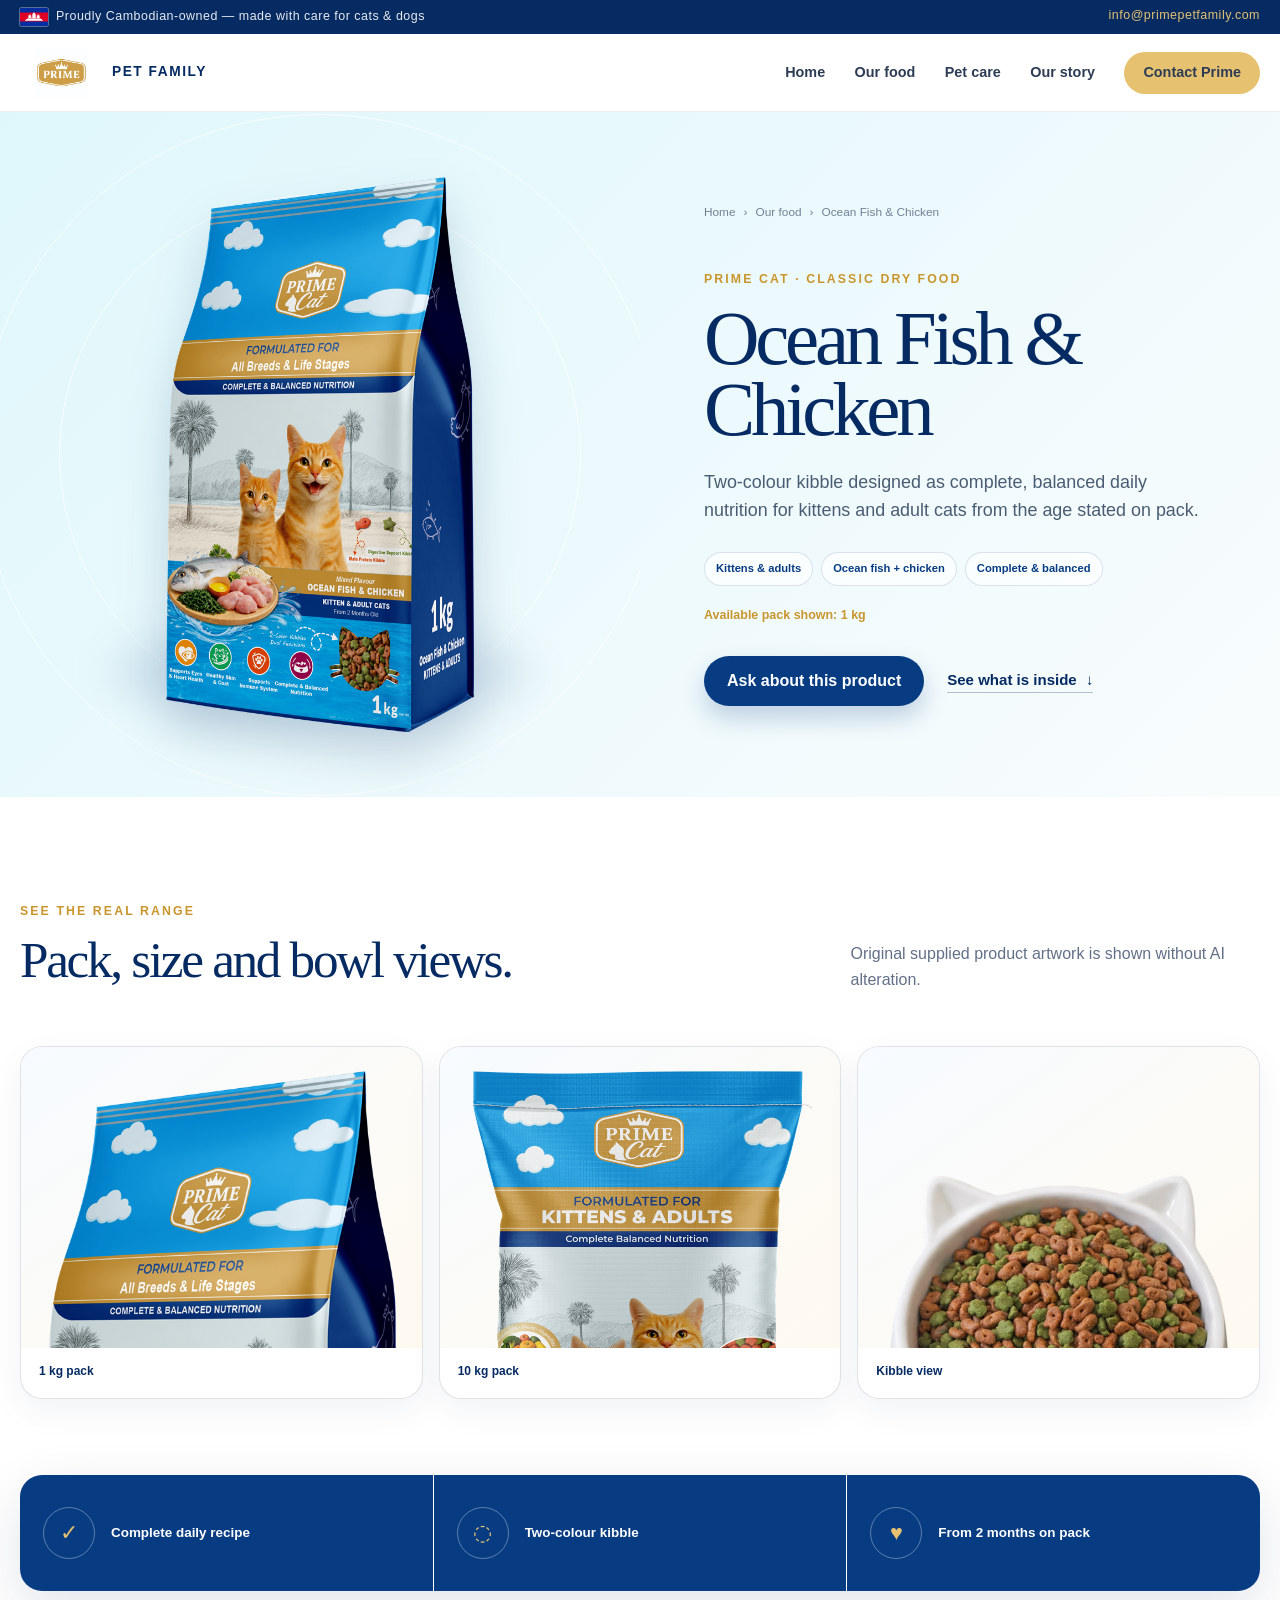
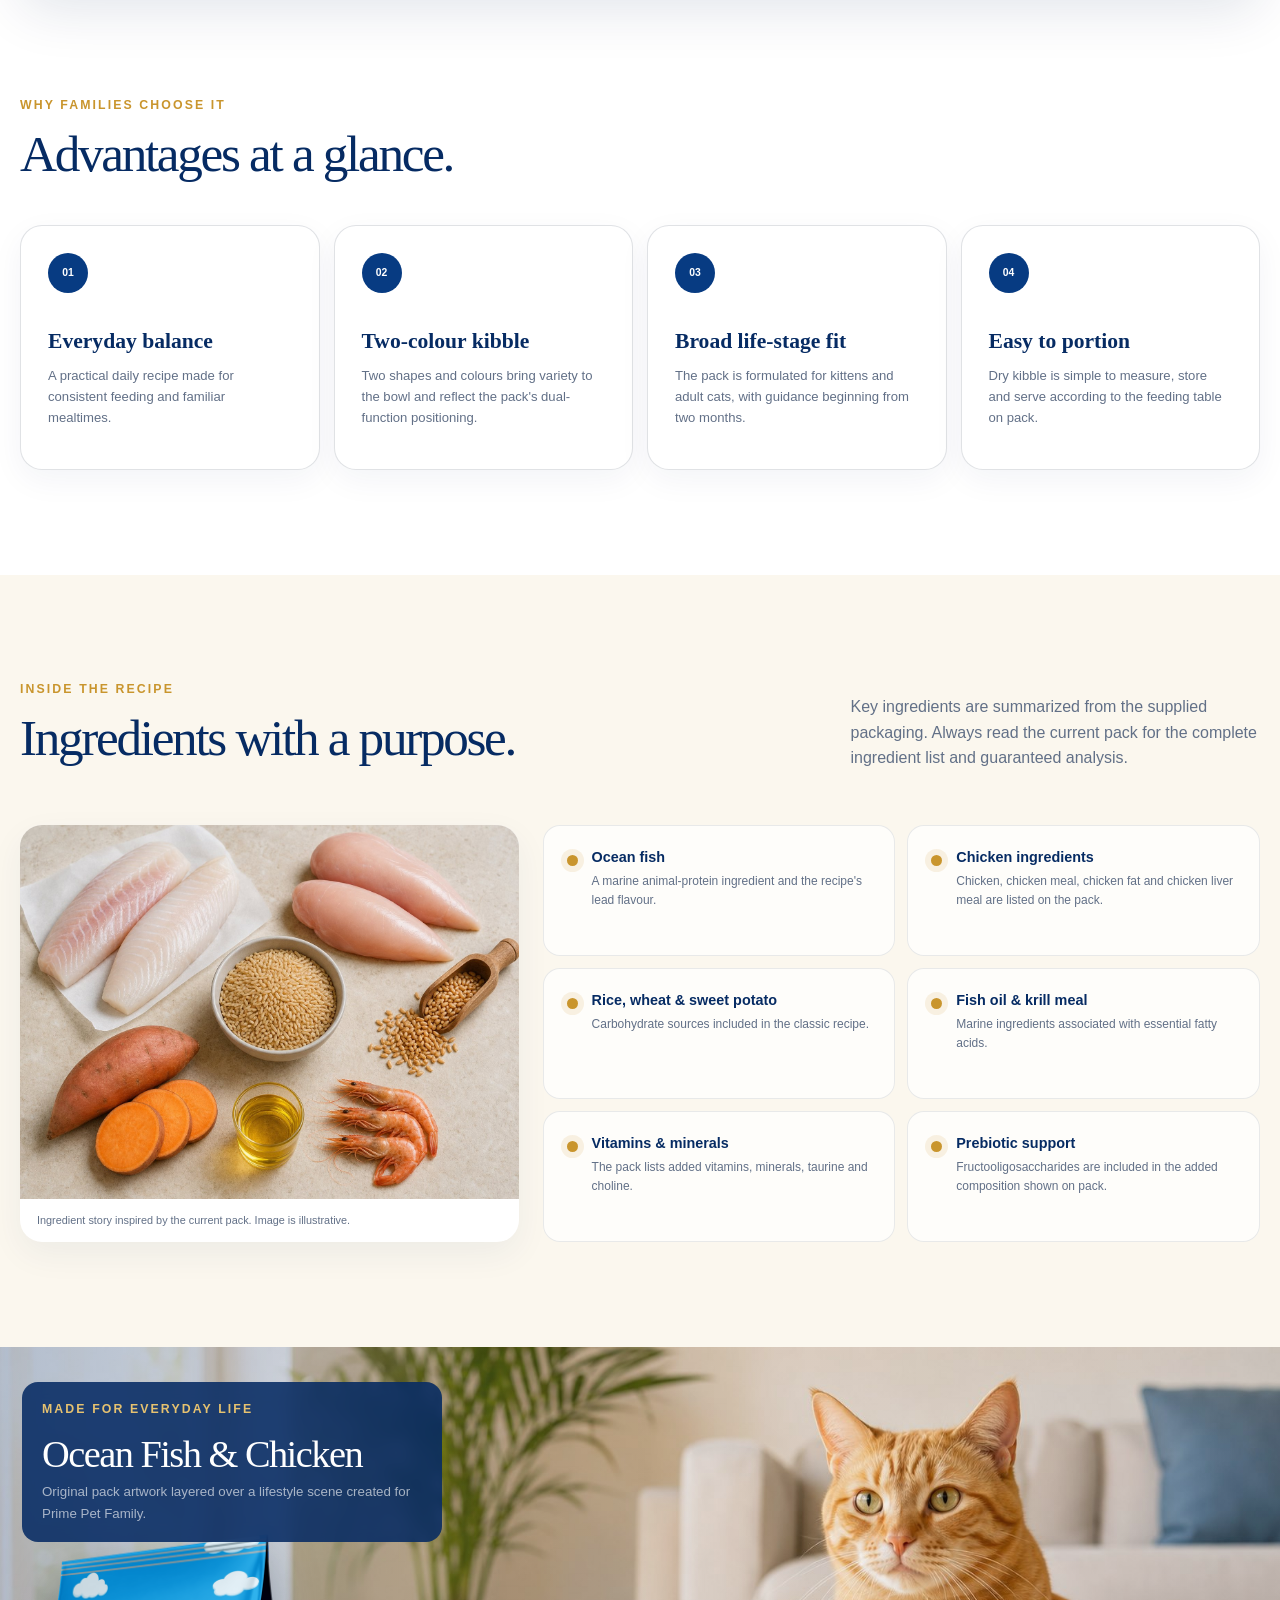
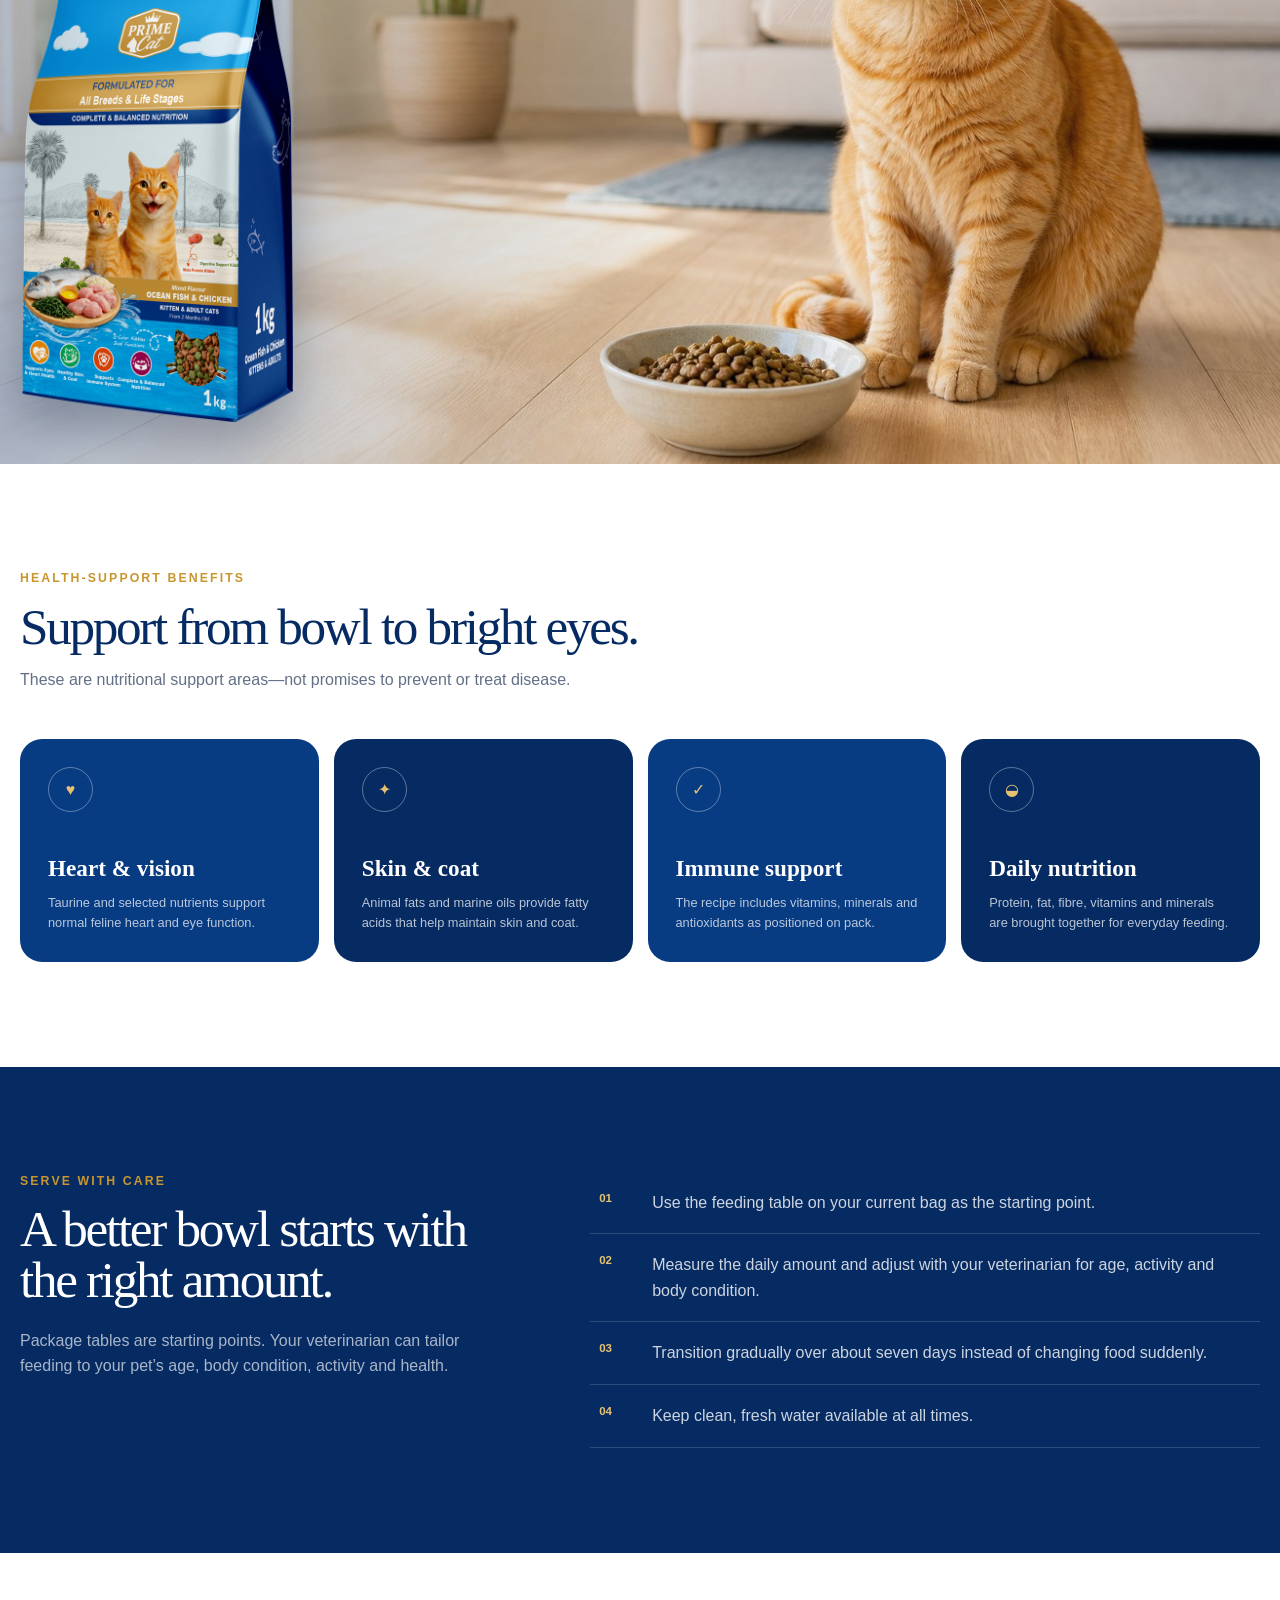
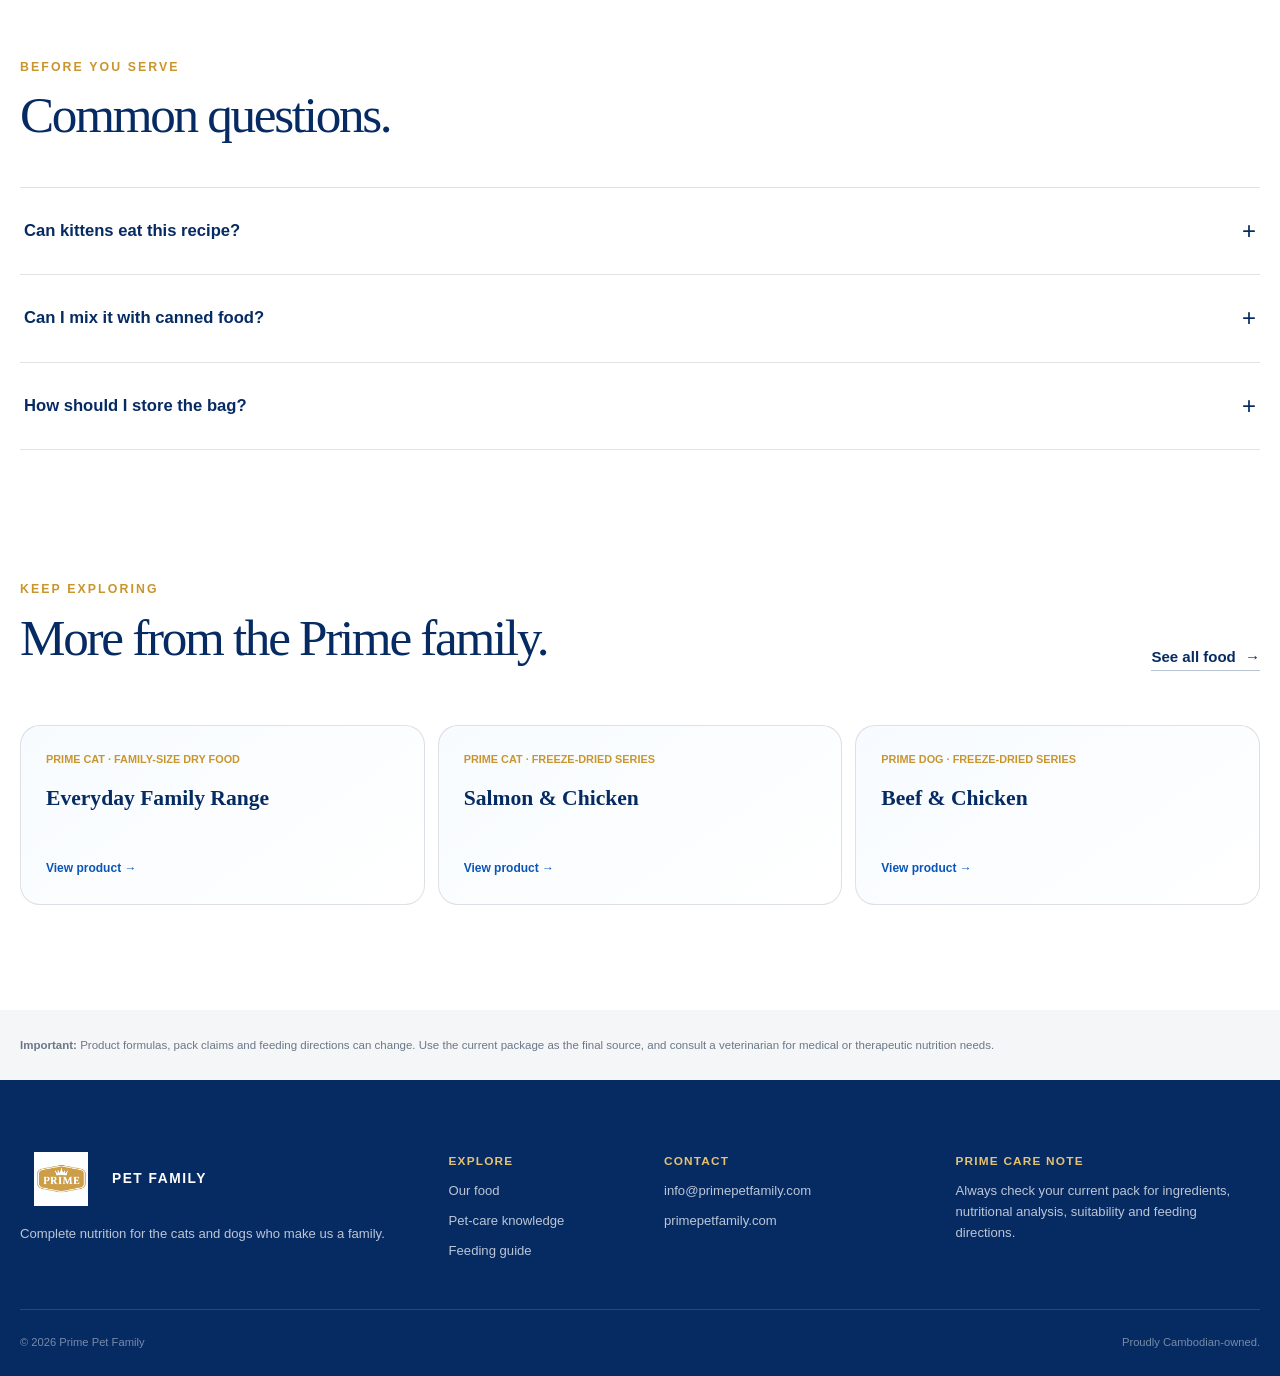
<file: outputs/prime-pet-family/product.html>
<!doctype html>
<html lang="en">
<head>
  <meta charset="utf-8">
  <meta name="viewport" content="width=device-width, initial-scale=1">
  <meta name="description" content="Explore Prime Pet Family product ingredients, advantages, health-support benefits and feeding guidance.">
  <meta name="theme-color" content="#073b82">
  <title>Product Details | Prime Pet Family</title>
  <link rel="stylesheet" href="styles.css">
  <link rel="stylesheet" href="detail.css">
  <script src="product-data.js" defer></script>
</head>
<body class="detail-page">
  <a class="skip-link" href="#main">Skip to content</a>

  <div class="announcement">
    <span class="ownership-message"><img class="cambodia-flag" src="assets/cambodia-flag.svg" alt="Flag of Cambodia">Proudly Cambodian-owned — made with care for cats &amp; dogs</span>
    <a href="mailto:info@primepetfamily.com">info@primepetfamily.com</a>
  </div>

  <header class="site-header" id="top">
    <a class="brand" href="index.html" aria-label="Prime Pet Family home">
      <img src="assets/prime-logo.jpg" alt="Prime">
      <span>Pet Family</span>
    </a>
    <button class="menu-toggle" type="button" aria-expanded="false" aria-controls="primary-nav">
      <span></span><span></span><span></span><span class="sr-only">Open navigation</span>
    </button>
    <nav class="primary-nav" id="primary-nav" aria-label="Primary navigation">
      <a href="index.html">Home</a>
      <a href="index.html#products">Our food</a>
      <a href="knowledge.html">Pet care</a>
      <a href="index.html#story">Our story</a>
      <a class="button button-small button-gold" href="mailto:info@primepetfamily.com">Contact Prime</a>
    </nav>
  </header>

  <main id="main">
    <div id="product-detail-app" class="product-detail-app">
      <div class="detail-loading">Loading product details…</div>
    </div>
  </main>

  <footer class="site-footer detail-footer">
    <div class="footer-brand">
      <a class="brand brand-footer" href="index.html"><img src="assets/prime-logo.jpg" alt=""><span>Pet Family</span></a>
      <p>Complete nutrition for the cats and dogs who make us a family.</p>
    </div>
    <div>
      <strong>Explore</strong>
      <a href="index.html#products">Our food</a>
      <a href="knowledge.html">Pet-care knowledge</a>
      <a href="index.html#feeding">Feeding guide</a>
    </div>
    <div>
      <strong>Contact</strong>
      <a href="mailto:info@primepetfamily.com">info@primepetfamily.com</a>
      <a href="https://www.primepetfamily.com">primepetfamily.com</a>
    </div>
    <div class="footer-note">
      <strong>Prime care note</strong>
      <p>Always check your current pack for ingredients, nutritional analysis, suitability and feeding directions.</p>
    </div>
    <div class="copyright"><span>© <span id="year"></span> Prime Pet Family</span><span>Proudly Cambodian-owned.</span></div>
  </footer>
</body>
</html>
</file>
<file: styles.css>
:root {
  --blue-950: #062b63;
  --blue-900: #073b82;
  --blue-700: #0a55b8;
  --sky: #11c7df;
  --sky-soft: #dff9fc;
  --gold: #c9952d;
  --gold-light: #e6c270;
  --cream: #fbf7ee;
  --cream-deep: #f1e8d7;
  --ink: #14233b;
  --muted: #627087;
  --white: #fff;
  --line: rgba(20, 35, 59, .13);
  --shadow: 0 18px 55px rgba(5, 37, 82, .12);
  --radius: 28px;
  --max: 1240px;
  --ease-premium: cubic-bezier(.22, 1, .36, 1);
}

* { box-sizing: border-box; }

html {
  scroll-behavior: smooth;
  scroll-padding-top: 92px;
}

body {
  margin: 0;
  color: var(--ink);
  background: #fff;
  font-family: Inter, ui-sans-serif, -apple-system, BlinkMacSystemFont, "Segoe UI", sans-serif;
  line-height: 1.6;
  -webkit-font-smoothing: antialiased;
}

[data-reveal] {
  opacity: 0;
  transform: translate3d(0, var(--reveal-offset, 30px), 0) scale(.985);
  transition: opacity .8s var(--ease-premium), transform .8s var(--ease-premium);
  transition-delay: var(--reveal-delay, 0ms);
  will-change: opacity, transform;
}

[data-reveal="left"] { transform: translate3d(-34px, 0, 0) scale(.985); }
[data-reveal="right"] { transform: translate3d(34px, 0, 0) scale(.985); }
[data-reveal="zoom"] { transform: scale(.92); }
[data-reveal="soft"] { transform: translate3d(0, 16px, 0) scale(.995); }
[data-reveal].is-visible {
  opacity: 1;
  transform: translate3d(0, 0, 0) scale(1);
}

[data-parallax] {
  transform: translate3d(0, var(--parallax-y, 0px), 0) scale(var(--parallax-scale, 1.05));
  transform-origin: center;
  will-change: transform;
}

body.dialog-open { overflow: hidden; }

img { max-width: 100%; display: block; }
button, input, select, textarea { font: inherit; }
button, a { -webkit-tap-highlight-color: transparent; }
a { color: inherit; }

.sr-only {
  position: absolute;
  width: 1px;
  height: 1px;
  padding: 0;
  margin: -1px;
  overflow: hidden;
  clip: rect(0, 0, 0, 0);
  white-space: nowrap;
  border: 0;
}

.skip-link {
  position: fixed;
  z-index: 1000;
  left: 12px;
  top: -80px;
  padding: 10px 16px;
  border-radius: 10px;
  color: var(--white);
  background: var(--blue-900);
  transition: top .2s ease;
}

.skip-link:focus { top: 12px; }

.announcement {
  min-height: 34px;
  padding: 6px max(20px, calc((100vw - var(--max)) / 2));
  display: flex;
  justify-content: space-between;
  gap: 24px;
  color: rgba(255, 255, 255, .9);
  background: var(--blue-950);
  font-size: .78rem;
  letter-spacing: .04em;
}

.announcement a { color: var(--gold-light); text-decoration: none; }
.announcement a:hover { text-decoration: underline; }

.ownership-message,
.local-brand-badge {
  display: inline-flex;
  align-items: center;
  gap: 8px;
}

.cambodia-flag {
  width: 28px;
  height: auto;
  flex: 0 0 auto;
  border-radius: 2px;
  box-shadow: 0 0 0 1px rgba(255, 255, 255, .32);
}

.cambodia-flag-small {
  width: 22px;
  box-shadow: 0 0 0 1px rgba(6, 43, 99, .14);
}

.site-header {
  position: sticky;
  top: 0;
  z-index: 50;
  height: 78px;
  padding: 0 max(20px, calc((100vw - var(--max)) / 2));
  display: flex;
  align-items: center;
  justify-content: space-between;
  background: rgba(255, 255, 255, .94);
  border-bottom: 1px solid rgba(20, 35, 59, .08);
  backdrop-filter: blur(14px);
}

.brand {
  display: inline-flex;
  align-items: center;
  gap: 10px;
  color: var(--blue-950);
  text-decoration: none;
  font-size: .86rem;
  font-weight: 800;
  letter-spacing: .11em;
  text-transform: uppercase;
}

.brand img {
  width: 82px;
  height: 54px;
  object-fit: contain;
  mix-blend-mode: multiply;
}

.primary-nav {
  display: flex;
  align-items: center;
  gap: clamp(18px, 2.3vw, 32px);
}

.primary-nav > a {
  position: relative;
  color: #2d3c54;
  text-decoration: none;
  font-size: .9rem;
  font-weight: 700;
}

.primary-nav > a::after {
  content: "";
  position: absolute;
  left: 0;
  bottom: -8px;
  width: 100%;
  height: 2px;
  background: var(--gold);
  transform: scaleX(0);
  transform-origin: right;
  transition: transform .25s ease;
}

.primary-nav > a:hover::after,
.primary-nav > a:focus-visible::after {
  transform: scaleX(1);
  transform-origin: left;
}

.menu-toggle {
  display: none;
  width: 46px;
  height: 46px;
  padding: 11px;
  border: 0;
  border-radius: 12px;
  background: var(--cream);
}

.menu-toggle > span:not(.sr-only) {
  display: block;
  height: 2px;
  margin: 5px 0;
  border-radius: 2px;
  background: var(--blue-950);
  transition: transform .2s ease, opacity .2s ease;
}

.button {
  min-height: 50px;
  padding: 13px 22px;
  display: inline-flex;
  align-items: center;
  justify-content: center;
  border: 1px solid transparent;
  border-radius: 999px;
  text-decoration: none;
  font-weight: 800;
  line-height: 1.1;
  cursor: pointer;
  transition: transform .2s ease, box-shadow .2s ease, background .2s ease;
}

.button:hover { transform: translateY(-2px); }
.button:focus-visible, .filter-button:focus-visible, .card-link:focus-visible, .dialog-close:focus-visible { outline: 3px solid rgba(17, 199, 223, .48); outline-offset: 3px; }
.button-small { min-height: 42px; padding: 10px 18px; font-size: .84rem; }
.button-gold { color: var(--blue-950); background: var(--gold-light); }
.button-blue { color: var(--white); background: var(--blue-900); box-shadow: 0 12px 24px rgba(7, 59, 130, .22); }
.button-blue:hover { background: var(--blue-700); box-shadow: 0 16px 32px rgba(7, 59, 130, .28); }
.button-light { color: var(--blue-950); background: var(--white); box-shadow: 0 12px 28px rgba(0, 0, 0, .14); }
.button-full { width: 100%; }

.hero {
  position: relative;
  min-height: min(730px, calc(100vh - 112px));
  display: grid;
  align-items: center;
  background: #f6f1e9 url("assets/hero-pets-web.jpg") center / cover no-repeat;
  overflow: hidden;
}

.hero-overlay {
  position: absolute;
  inset: 0;
  background: linear-gradient(90deg, rgba(249, 246, 239, .98) 0%, rgba(249, 246, 239, .91) 31%, rgba(249, 246, 239, .30) 57%, rgba(249, 246, 239, 0) 78%);
}

.hero-content {
  position: relative;
  z-index: 1;
  width: min(660px, 54vw);
  margin-left: max(20px, calc((100vw - var(--max)) / 2));
  padding: 72px 0 58px;
}

.eyebrow {
  margin: 0 0 13px;
  color: var(--gold);
  font-size: .77rem;
  font-weight: 900;
  letter-spacing: .17em;
  text-transform: uppercase;
}

h1, h2, h3, p { margin-top: 0; }

h1, h2 {
  font-family: Georgia, "Times New Roman", serif;
  font-weight: 500;
  line-height: .99;
  letter-spacing: -.045em;
}

h1 { margin-bottom: 24px; color: var(--blue-950); font-size: clamp(3.6rem, 6.7vw, 6.9rem); }
h1 em { color: var(--gold); font-weight: 400; }
h2 { margin-bottom: 22px; color: var(--blue-950); font-size: clamp(2.45rem, 4vw, 4.25rem); }
h3 { line-height: 1.2; }

.hero-copy {
  max-width: 540px;
  margin-bottom: 30px;
  color: #435067;
  font-size: clamp(1.02rem, 1.4vw, 1.22rem);
}

.hero-actions { display: flex; align-items: center; gap: 24px; flex-wrap: wrap; }

.text-link {
  color: var(--blue-950);
  text-decoration: none;
  font-size: .94rem;
  font-weight: 850;
  border-bottom: 1px solid rgba(6, 43, 99, .28);
}

.text-link span { display: inline-block; margin-left: 5px; transition: transform .2s ease; }
.text-link:hover span { transform: translateX(4px); }
.text-link-blue { color: var(--blue-700); }

.hero-proof {
  max-width: 610px;
  margin-top: 46px;
  padding-top: 22px;
  display: grid;
  grid-template-columns: repeat(3, 1fr);
  gap: 16px;
  border-top: 1px solid rgba(6, 43, 99, .18);
}

.hero-proof div { display: flex; flex-direction: column; }
.hero-proof strong { color: var(--blue-950); font-size: .87rem; }
.hero-proof span { color: var(--muted); font-size: .72rem; }

.image-note {
  position: absolute;
  right: 15px;
  bottom: 7px;
  margin: 0;
  color: rgba(20, 35, 59, .55);
  font-size: .62rem;
}

.trust-bar {
  padding: 24px max(20px, calc((100vw - var(--max)) / 2));
  display: grid;
  grid-template-columns: repeat(3, 1fr);
  gap: 22px;
  color: var(--white);
  background: var(--blue-900);
}

.trust-bar > div { display: flex; align-items: center; gap: 13px; font-size: .8rem; line-height: 1.4; }
.trust-bar strong { display: block; color: var(--gold-light); font-size: .86rem; }
.trust-icon { width: 40px; height: 40px; display: grid; flex: 0 0 40px; place-items: center; border: 1px solid rgba(255,255,255,.28); border-radius: 50%; font-size: 1.2rem; }

.trust-section { padding-bottom: 88px; }
.trust-layout {
  display: grid;
  grid-template-columns: minmax(0, .92fr) minmax(0, 1.08fr);
  align-items: start;
  gap: 28px;
}
.trust-visual {
  margin: 0;
  overflow: hidden;
  border-radius: 26px;
  background: #fff;
  box-shadow: var(--shadow);
}
.trust-visual img {
  width: 100%;
  display: block;
  aspect-ratio: 3 / 2;
  object-fit: cover;
}
.trust-visual figcaption {
  padding: 12px 16px 16px;
  color: #7f8b9d;
  font-size: .72rem;
}
.trust-content { display: grid; gap: 22px; }
.trust-grid { display: grid; grid-template-columns: repeat(2, minmax(0, 1fr)); gap: 22px; }
.trust-card {
  padding: 28px;
  border: 1px solid var(--line);
  border-radius: 24px;
  background: linear-gradient(180deg, #ffffff, #f7fbff);
  box-shadow: 0 12px 34px rgba(6, 43, 99, .06);
}
.trust-card-kicker {
  margin: 0 0 14px;
  color: var(--gold);
  font-size: .76rem;
  font-weight: 900;
  letter-spacing: .12em;
  text-transform: uppercase;
}
.trust-card h3 {
  margin: 0 0 10px;
  color: var(--blue-950);
  font-family: Georgia, "Times New Roman", serif;
  font-size: 1.5rem;
}
.trust-card p:last-child { margin-bottom: 0; color: var(--muted); font-size: .88rem; }
.trust-proof-panel {
  padding: 30px;
  display: grid;
  grid-template-columns: minmax(0, .86fr) minmax(0, 1.14fr);
  gap: 28px;
  border-radius: 28px;
  color: #fff;
  background: linear-gradient(135deg, var(--blue-950), #0e4ea0 62%, #1776c9);
  box-shadow: 0 18px 44px rgba(7, 59, 130, .18);
}
.trust-proof-label {
  margin: 0 0 12px;
  color: rgba(255,255,255,.72);
  font-size: .72rem;
  font-weight: 900;
  letter-spacing: .12em;
  text-transform: uppercase;
}
.trust-proof-copy h3 {
  margin: 0 0 14px;
  color: #fff;
  font-family: Georgia, "Times New Roman", serif;
  font-size: 2rem;
  line-height: 1.02;
}
.trust-proof-copy p:last-child {
  margin: 0;
  color: rgba(255,255,255,.78);
  font-size: .9rem;
}
.trust-proof-list {
  margin: 0;
  padding: 0;
  display: grid;
  gap: 16px;
  list-style: none;
}
.trust-proof-list li {
  padding: 15px 0 0;
  display: grid;
  gap: 7px;
  border-top: 1px solid rgba(255,255,255,.18);
}
.trust-proof-list li:first-child { padding-top: 0; border-top: 0; }
.trust-proof-list strong { color: #fff; font-size: .95rem; }
.trust-proof-list span { color: rgba(255,255,255,.74); font-size: .84rem; line-height: 1.55; }

.section { width: min(calc(100% - 40px), var(--max)); margin-inline: auto; padding: 112px 0; }

.section-heading { max-width: 750px; margin-bottom: 48px; }
.section-heading h2 { margin-bottom: 0; }
.section-heading > p:not(.eyebrow), .heading-row > p { color: var(--muted); }
.heading-row { max-width: none; display: grid; grid-template-columns: minmax(0, 1.5fr) minmax(260px, .62fr); align-items: end; gap: 65px; }
.heading-row > p { margin: 0 0 8px; }
.centered { margin-inline: auto; text-align: center; }
.centered > p:last-child { max-width: 660px; margin-inline: auto; }

.products-section { overflow: hidden; }

.filter-bar {
  margin-bottom: 34px;
  padding-bottom: 10px;
  display: flex;
  gap: 9px;
  overflow-x: auto;
  scrollbar-width: thin;
}

.filter-button {
  flex: 0 0 auto;
  padding: 10px 18px;
  border: 1px solid var(--line);
  border-radius: 999px;
  color: #48566c;
  background: #fff;
  font-size: .84rem;
  font-weight: 800;
  cursor: pointer;
  transition: color .2s ease, border .2s ease, background .2s ease;
}

.filter-button:hover { border-color: var(--blue-700); color: var(--blue-700); }
.filter-button.active { color: #fff; border-color: var(--blue-900); background: var(--blue-900); }

.product-grid { display: grid; grid-template-columns: repeat(2, minmax(0, 1fr)); gap: 22px; }
.product-card { min-width: 0; overflow: hidden; border: 1px solid var(--line); border-radius: var(--radius); background: #fff; box-shadow: 0 9px 35px rgba(10, 51, 105, .06); transition: transform .3s ease, box-shadow .3s ease; }
.product-card:hover { transform: translateY(-6px); box-shadow: var(--shadow); }
.product-card[hidden] { display: none; }

.product-card-canned {
  grid-column: 1 / -1;
  display: grid;
  grid-template-columns: minmax(0, 1.25fr) minmax(330px, .75fr);
}

.product-card-canned .product-image-wrap {
  height: 470px;
  padding: 34px;
  background: linear-gradient(145deg, #edf8f6, #fff8ed);
}

.product-card-canned .product-image-wrap::before {
  width: 430px;
  height: 430px;
}

.product-card-canned .product-image-wrap > img {
  max-width: 96%;
  max-height: 430px;
  filter: none;
}

.product-card-canned .product-body {
  padding: clamp(34px, 5vw, 66px);
  display: flex;
  justify-content: center;
  flex-direction: column;
}

.product-card-canned .product-body > p:not(.product-pet) {
  min-height: 0;
}

.canned-flavours {
  margin: 3px 0 26px;
  display: flex;
  flex-wrap: wrap;
  gap: 7px;
}

.canned-flavours span {
  padding: 6px 10px;
  border: 1px solid rgba(7, 59, 130, .14);
  border-radius: 999px;
  color: var(--blue-900);
  background: #f4f8ff;
  font-size: .7rem;
  font-weight: 800;
}

.product-image-wrap {
  position: relative;
  height: 410px;
  display: grid;
  place-items: center;
  padding: 42px 28px 18px;
  overflow: hidden;
  background: linear-gradient(145deg, #dff7fb, #f8fcfd);
}

.product-image-wrap::before {
  content: "";
  position: absolute;
  width: 310px;
  height: 310px;
  border: 1px solid rgba(255,255,255,.8);
  border-radius: 50%;
}

.product-card-cream .product-image-wrap { background: linear-gradient(145deg, #f7edda, #fffaf0); }
.product-card-dog .product-image-wrap { background: linear-gradient(145deg, #d8eff6, #f5ead7); }
.product-card-sky .product-image-wrap { background: linear-gradient(145deg, #cfeff8, #f2f9fb); }

.product-image-wrap > img { position: relative; z-index: 1; max-width: 88%; max-height: 365px; object-fit: contain; filter: drop-shadow(0 17px 19px rgba(6, 43, 99, .12)); transition: transform .35s ease; }
.product-card:hover .product-image-wrap > img { transform: scale(1.025); }
.product-image-wrap.range-image > img { max-width: 100%; }

.dual-product { grid-template-columns: 1fr 1.35fr; align-items: end; padding-inline: 12px; }
.dual-product > img { width: 100%; max-width: none; }
.dual-product > img:first-of-type { transform: translateX(18px) scale(.82); transform-origin: bottom right; }
.product-card:hover .dual-product > img:first-of-type { transform: translateX(18px) scale(.84); }

.product-badge {
  position: absolute;
  z-index: 3;
  left: 20px;
  top: 20px;
  padding: 7px 12px;
  border-radius: 999px;
  color: var(--blue-950);
  background: rgba(255,255,255,.84);
  backdrop-filter: blur(8px);
  font-size: .7rem;
  font-weight: 900;
  letter-spacing: .04em;
  text-transform: uppercase;
}

.product-body { padding: 28px; }
.product-pet { margin-bottom: 5px; color: var(--gold); font-size: .73rem; font-weight: 900; letter-spacing: .12em; text-transform: uppercase; }
.product-body h3 { margin: 0 0 10px; color: var(--blue-950); font-family: Georgia, "Times New Roman", serif; font-size: 1.7rem; }
.product-body > p:not(.product-pet) { min-height: 52px; margin-bottom: 22px; color: var(--muted); font-size: .9rem; }
.product-footer { padding-top: 18px; display: flex; align-items: center; justify-content: space-between; gap: 16px; border-top: 1px solid var(--line); }
.size-pill { flex: 0 0 auto; padding: 5px 10px; border-radius: 999px; color: var(--blue-900); background: #eef5ff; font-size: .72rem; font-weight: 850; }
.card-link { padding: 0; border: 0; color: var(--blue-900); background: transparent; font-size: .8rem; font-weight: 850; text-decoration: none; cursor: pointer; }
.card-link:hover span { display: inline-block; transform: translateX(3px); }
.filter-empty { padding: 44px; text-align: center; color: var(--muted); background: var(--cream); border-radius: var(--radius); }

.format-section { padding-top: 80px; }
.format-grid { display: grid; grid-template-columns: repeat(3, minmax(0, 1fr)); gap: 20px; }
.format-card {
  overflow: hidden;
  border: 1px solid var(--line);
  border-radius: 26px;
  background: #fff;
  box-shadow: 0 12px 34px rgba(6,43,99,.06);
}
.format-card > img {
  width: 100%;
  aspect-ratio: 16 / 10;
  display: block;
  object-fit: cover;
}
.format-copy { padding: 24px 24px 26px; }
.format-kicker {
  margin: 0 0 10px;
  color: var(--gold);
  font-size: .72rem;
  font-weight: 900;
  letter-spacing: .12em;
  text-transform: uppercase;
}
.format-copy h3 {
  margin: 0 0 12px;
  color: var(--blue-950);
  font-family: Georgia, "Times New Roman", serif;
  font-size: 1.6rem;
  line-height: 1.08;
}
.format-copy > p {
  margin: 0 0 16px;
  color: var(--muted);
  font-size: .84rem;
}
.format-copy ul {
  margin: 0 0 18px;
  padding-left: 18px;
}
.format-copy li {
  margin: 7px 0;
  color: var(--blue-950);
  font-size: .8rem;
}

.feature-story {
  min-height: 720px;
  display: grid;
  grid-template-columns: minmax(0, 1.05fr) minmax(0, .95fr);
  background: var(--cream);
}

.feature-visual {
  position: relative;
  min-height: 650px;
  display: grid;
  place-items: center;
  overflow: hidden;
  background: var(--sky);
}

.feature-visual::before {
  content: "";
  position: absolute;
  inset: 8%;
  border: 1px solid rgba(255,255,255,.45);
  border-radius: 50%;
}

.bowl-image { position: relative; z-index: 2; width: min(70%, 520px); filter: drop-shadow(0 30px 28px rgba(4, 65, 83, .22)); }
.orbit { position: absolute; border: 1px solid rgba(255,255,255,.42); border-radius: 50%; }
.orbit-one { width: 560px; height: 560px; }
.orbit-two { width: 730px; height: 730px; }
.ingredient-chip { position: absolute; z-index: 3; padding: 8px 14px; border-radius: 999px; color: var(--blue-950); background: #fff; box-shadow: 0 9px 26px rgba(6, 43, 99, .14); font-size: .75rem; font-weight: 900; }
.chip-one { left: 10%; top: 25%; }
.chip-two { right: 9%; top: 32%; }
.chip-three { right: 13%; bottom: 22%; }

.feature-copy { align-self: center; max-width: 570px; padding: 80px clamp(38px, 7vw, 110px); }
.feature-copy > p:not(.eyebrow) { color: var(--muted); }

.check-list { margin: 30px 0; padding: 0; list-style: none; }
.check-list li { padding: 16px 0; display: flex; align-items: center; gap: 18px; border-bottom: 1px solid var(--line); }
.check-list li > span { width: 40px; height: 40px; display: grid; flex: 0 0 40px; place-items: center; border-radius: 50%; color: #fff; background: var(--blue-900); font-size: .68rem; font-weight: 900; }
.check-list div { display: flex; flex-direction: column; }
.check-list strong { color: var(--blue-950); font-size: .9rem; }
.check-list small { color: var(--muted); }

.ingredient-gallery-section { padding-top: 88px; }
.ingredient-gallery-grid { display: grid; grid-template-columns: repeat(2, minmax(0, 1fr)); gap: 22px; }
.ingredient-gallery-card {
  overflow: hidden;
  border: 1px solid var(--line);
  border-radius: 26px;
  background: #fff;
  box-shadow: 0 12px 34px rgba(6,43,99,.06);
}
.ingredient-gallery-card > img {
  width: 100%;
  aspect-ratio: 16 / 10;
  display: block;
  object-fit: cover;
}
.ingredient-gallery-copy { padding: 24px 24px 26px; }
.ingredient-gallery-kicker {
  margin: 0 0 10px;
  color: var(--gold);
  font-size: .72rem;
  font-weight: 900;
  letter-spacing: .12em;
  text-transform: uppercase;
}
.ingredient-gallery-copy h3 {
  margin: 0 0 11px;
  color: var(--blue-950);
  font-family: Georgia, "Times New Roman", serif;
  font-size: 1.55rem;
  line-height: 1.08;
}
.ingredient-gallery-copy > p:not(.ingredient-gallery-kicker) {
  margin: 0 0 18px;
  color: var(--muted);
  font-size: .84rem;
}
.ingredient-tags {
  display: flex;
  flex-wrap: wrap;
  gap: 7px;
}
.ingredient-tags span {
  padding: 6px 10px;
  border: 1px solid rgba(7, 59, 130, .12);
  border-radius: 999px;
  color: var(--blue-900);
  background: #f5f9ff;
  font-size: .69rem;
  font-weight: 850;
}

.range-spotlight { display: grid; grid-template-columns: minmax(0, .83fr) minmax(0, 1.17fr); align-items: center; gap: 65px; }
.spotlight-copy > p:not(.eyebrow) { color: var(--muted); }
.stat-grid { margin: 34px 0 16px; display: grid; grid-template-columns: repeat(3, 1fr); gap: 1px; overflow: hidden; border: 1px solid var(--line); border-radius: 18px; background: var(--line); }
.stat-grid > div { padding: 21px 13px; display: flex; flex-direction: column; background: #fff; }
.stat-grid strong { color: var(--blue-900); font-family: Georgia, "Times New Roman", serif; font-size: 1.7rem; line-height: 1; }
.stat-grid span { margin-top: 7px; color: var(--muted); font-size: .67rem; line-height: 1.35; }
.claim-note { display: block; color: #8993a2; line-height: 1.5; }

.spotlight-visual { position: relative; min-height: 560px; display: grid; align-items: end; border-radius: var(--radius); background: linear-gradient(145deg, #d7f4fa 0%, #eef8f9 52%, #f2e2c4 100%); overflow: hidden; }
.spotlight-visual::after { content: ""; position: absolute; inset: 30px; border: 1px solid rgba(255,255,255,.7); border-radius: 50%; }
.dog-range-image { position: relative; z-index: 2; width: 100%; padding: 40px 18px 15px; filter: drop-shadow(0 21px 22px rgba(6,43,99,.12)); }
.kibble-card { position: absolute; z-index: 4; right: 24px; top: 24px; width: 125px; padding: 8px; border-radius: 17px; background: #fff; box-shadow: var(--shadow); transform: rotate(4deg); }
.kibble-card img { width: 100%; aspect-ratio: 1; object-fit: cover; border-radius: 11px; }
.kibble-card span { display: block; padding: 7px 3px 3px; color: var(--blue-950); font-size: .58rem; font-weight: 850; line-height: 1.25; text-align: center; }

.feeding-section { padding: 110px 20px; color: #fff; background: var(--blue-950); }
.feeding-section h2 { color: #fff; }
.feeding-section .section-heading > p:last-child { color: rgba(255,255,255,.7); }
.transition-track { width: min(960px, 100%); margin: 50px auto 32px; display: flex; align-items: center; justify-content: center; }
.transition-step { flex: 0 0 128px; display: flex; align-items: center; flex-direction: column; text-align: center; }
.transition-step strong { margin-top: 13px; color: var(--gold-light); font-size: .84rem; }
.transition-step small { color: rgba(255,255,255,.65); }
.transition-line { height: 1px; flex: 1; min-width: 20px; margin-bottom: 46px; background: rgba(255,255,255,.25); }
.bowl-chart { position: relative; width: 86px; height: 86px; overflow: hidden; border: 2px solid rgba(255,255,255,.65); border-radius: 50%; background: rgba(255,255,255,.14); }
.bowl-chart::after { content: ""; position: absolute; inset: 11px; border: 1px solid rgba(255,255,255,.23); border-radius: 50%; }
.bowl-chart span { position: absolute; left: 0; right: 0; bottom: 0; height: var(--new-food); background: var(--gold); transition: height .8s ease; }
.feeding-note { max-width: 680px; margin: 0 auto; color: rgba(255,255,255,.54); font-size: .76rem; text-align: center; }

.standards-section { padding-top: 86px; }
.standards-layout {
  display: grid;
  grid-template-columns: minmax(0, 1.08fr) minmax(320px, .92fr);
  gap: 24px;
  align-items: start;
}
.standards-grid { display: grid; grid-template-columns: repeat(2, minmax(0, 1fr)); gap: 18px; }
.standards-card {
  min-height: 230px;
  padding: 26px;
  border: 1px solid var(--line);
  border-radius: 24px;
  background: linear-gradient(180deg, #ffffff, #f8fbff);
  box-shadow: 0 12px 34px rgba(6,43,99,.05);
}
.standards-card span {
  width: 40px;
  height: 40px;
  display: grid;
  place-items: center;
  border-radius: 50%;
  color: #fff;
  background: var(--blue-900);
  font-size: .68rem;
  font-weight: 900;
}
.standards-card h3 {
  margin: 32px 0 10px;
  color: var(--blue-950);
  font-family: Georgia, "Times New Roman", serif;
  font-size: 1.35rem;
}
.standards-card p { margin: 0; color: var(--muted); font-size: .82rem; }
.standards-panel {
  padding: 28px;
  border-radius: 26px;
  color: #fff;
  background: linear-gradient(145deg, #073b82, #0b56a1);
  box-shadow: 0 16px 38px rgba(6,43,99,.12);
}
.standards-kicker {
  margin: 0 0 10px;
  color: var(--gold-light);
  font-size: .72rem;
  font-weight: 900;
  letter-spacing: .1em;
  text-transform: uppercase;
}
.standards-panel h3 {
  margin: 0 0 16px;
  color: #fff;
  font-family: Georgia, "Times New Roman", serif;
  font-size: 2rem;
  line-height: 1.02;
}
.standards-list {
  margin: 0;
  padding: 0;
  list-style: none;
}
.standards-list li {
  padding: 15px 0;
  display: grid;
  gap: 5px;
  border-top: 1px solid rgba(255,255,255,.16);
}
.standards-list li:first-child { padding-top: 0; border-top: 0; }
.standards-list strong { color: #fff; font-size: .88rem; }
.standards-list span { color: rgba(255,255,255,.74); font-size: .79rem; line-height: 1.5; }

.knowledge-preview { padding-bottom: 88px; }
.knowledge-preview .heading-row > div:last-child > p { margin-bottom: 11px; color: var(--muted); }
.knowledge-preview-grid { display: grid; grid-template-columns: repeat(3, minmax(0, 1fr)); gap: 17px; }
.knowledge-preview-card { overflow: hidden; border: 1px solid var(--line); border-radius: 23px; color: inherit; text-decoration: none; background: #fff; box-shadow: 0 10px 34px rgba(6,43,99,.06); transition: transform .25s ease, box-shadow .25s ease; }
.knowledge-preview-card:hover { transform: translateY(-5px); box-shadow: var(--shadow); }
.knowledge-preview-card > img { width: 100%; height: 245px; object-fit: cover; }
.knowledge-preview-card > div { padding: 24px; }
.knowledge-preview-card span { color: var(--gold); font-size: .68rem; font-weight: 850; text-transform: uppercase; }
.knowledge-preview-card h3 { margin: 12px 0 9px; color: var(--blue-950); font-family: Georgia, "Times New Roman", serif; font-size: 1.45rem; }
.knowledge-preview-card p { color: var(--muted); font-size: .81rem; }
.knowledge-preview-card strong { color: var(--blue-700); font-size: .75rem; }

.story-section { display: grid; grid-template-columns: minmax(0, 1.12fr) minmax(0, .88fr); align-items: center; gap: 70px; }
.story-image { min-height: 540px; overflow: hidden; border-radius: var(--radius); background: var(--sky-soft); box-shadow: var(--shadow); }
.story-image img { width: 100%; height: 100%; min-height: 540px; object-fit: cover; object-position: left center; }
.story-copy > p:not(.eyebrow) { color: var(--muted); }
.quality-row { margin-top: 30px; padding-top: 20px; display: flex; flex-wrap: wrap; gap: 8px; border-top: 1px solid var(--line); }
.quality-row span { padding: 7px 11px; border-radius: 8px; color: var(--blue-900); background: #eef5ff; font-size: .7rem; font-weight: 800; }

.business-section { padding-top: 86px; }
.business-grid { display: grid; grid-template-columns: repeat(3, minmax(0, 1fr)); gap: 22px; }
.business-card {
  padding: 28px;
  display: flex;
  flex-direction: column;
  gap: 16px;
  border: 1px solid var(--line);
  border-radius: 24px;
  background: #fff;
  box-shadow: 0 12px 34px rgba(6, 43, 99, .06);
}
.business-kicker {
  margin: 0;
  color: var(--gold);
  font-size: .72rem;
  font-weight: 900;
  letter-spacing: .12em;
  text-transform: uppercase;
}
.business-card h3 {
  margin: 0;
  color: var(--blue-950);
  font-family: Georgia, "Times New Roman", serif;
  font-size: 1.56rem;
}
.business-card p:not(.business-kicker) { margin: 0; color: var(--muted); font-size: .86rem; }
.business-card .button { align-self: flex-start; }

.business-assurance {
  margin-top: 26px;
  display: grid;
  grid-template-columns: repeat(3, minmax(0, 1fr));
  gap: 16px;
}

.business-assurance article {
  padding: 22px 24px;
  border: 1px solid var(--line);
  border-radius: 22px;
  background: linear-gradient(180deg, #ffffff, #f7fbff);
  box-shadow: 0 10px 30px rgba(6,43,99,.05);
}

.business-assurance strong {
  display: block;
  margin-bottom: 8px;
  color: var(--blue-950);
  font-size: .96rem;
}

.business-assurance p {
  margin: 0;
  color: var(--muted);
  font-size: .8rem;
}

.faq-section { padding-top: 72px; }
.faq-list { border-top: 1px solid var(--line); }
.faq-list details { border-bottom: 1px solid var(--line); }
.faq-list summary { padding: 24px 4px; display: flex; align-items: center; justify-content: space-between; gap: 18px; color: var(--blue-950); font-size: 1.04rem; font-weight: 800; cursor: pointer; list-style: none; }
.faq-list summary::-webkit-details-marker { display: none; }
.faq-list summary span { font-size: 1.5rem; font-weight: 300; transition: transform .2s ease; }
.faq-list details[open] summary span { transform: rotate(45deg); }
.faq-list details p { max-width: 860px; margin: -8px 0 25px; color: var(--muted); }

.final-cta { padding: 78px max(20px, calc((100vw - var(--max)) / 2)); display: flex; align-items: center; justify-content: space-between; gap: 40px; color: #fff; background: var(--sky); }
.final-cta .eyebrow { color: var(--blue-950); }
.final-cta h2 { max-width: 790px; margin: 0; color: #fff; }

.site-footer { padding: 72px max(20px, calc((100vw - var(--max)) / 2)) 24px; display: grid; grid-template-columns: 1.25fr .55fr .8fr 1fr; gap: 48px; color: rgba(255,255,255,.73); background: var(--blue-950); font-size: .82rem; }
.site-footer > div:not(.copyright) { display: flex; flex-direction: column; align-items: flex-start; gap: 9px; }
.site-footer strong { color: var(--gold-light); font-size: .74rem; letter-spacing: .1em; text-transform: uppercase; }
.site-footer a:not(.brand) { text-decoration: none; }
.site-footer a:hover { color: #fff; }
.brand-footer { margin-bottom: 8px; color: #fff; }
.brand-footer img { border-radius: 6px; mix-blend-mode: normal; }
.footer-brand p, .footer-note p { margin: 0; }
.footer-ownership { color: rgba(255,255,255,.56); }
.copyright { grid-column: 1 / -1; padding-top: 24px; display: flex; justify-content: space-between; gap: 20px; border-top: 1px solid rgba(255,255,255,.13); color: rgba(255,255,255,.45); font-size: .7rem; }

.inquiry-dialog {
  width: min(560px, calc(100% - 28px));
  max-height: calc(100vh - 30px);
  padding: 38px;
  border: 0;
  border-radius: 26px;
  color: var(--ink);
  background: #fff;
  box-shadow: 0 40px 100px rgba(0,0,0,.35);
}

.inquiry-dialog::backdrop { background: rgba(4, 25, 55, .72); backdrop-filter: blur(5px); }
.dialog-close { position: absolute; right: 17px; top: 14px; width: 40px; height: 40px; border: 0; border-radius: 50%; color: var(--blue-950); background: var(--cream); font-size: 1.7rem; line-height: 1; cursor: pointer; }
.dialog-mark { width: max-content; margin-bottom: 27px; padding: 6px 13px; border: 2px solid var(--gold); border-radius: 8px; color: var(--gold); font-family: Georgia, "Times New Roman", serif; font-weight: 900; letter-spacing: .06em; }
.inquiry-dialog h2 { margin-bottom: 13px; font-size: 2.9rem; }
.inquiry-dialog > p:not(.eyebrow) { color: var(--muted); }
.inquiry-dialog form { display: grid; gap: 9px; margin-top: 22px; }
.inquiry-dialog label { color: var(--blue-950); font-size: .72rem; font-weight: 850; }
.inquiry-dialog input, .inquiry-dialog select, .inquiry-dialog textarea { width: 100%; padding: 11px 13px; border: 1px solid var(--line); border-radius: 10px; color: var(--ink); background: #fbfcfe; outline: 0; }
.inquiry-dialog input:focus, .inquiry-dialog select:focus, .inquiry-dialog textarea:focus { border-color: var(--sky); box-shadow: 0 0 0 3px rgba(17,199,223,.16); }
.inquiry-dialog input[readonly] { color: var(--blue-900); font-weight: 750; }
.form-row { display: grid; grid-template-columns: 1fr 1fr; gap: 12px; }
.form-row > div { display: grid; gap: 9px; }
.inquiry-dialog form small { color: #8a94a3; text-align: center; }

.toast { position: fixed; z-index: 80; left: 50%; bottom: 24px; padding: 11px 17px; border-radius: 999px; color: #fff; background: var(--blue-950); box-shadow: var(--shadow); font-size: .82rem; font-weight: 750; opacity: 0; pointer-events: none; transform: translate(-50%, 20px); transition: opacity .25s ease, transform .25s ease; }
.toast.show { opacity: 1; transform: translate(-50%, 0); }

@media (max-width: 980px) {
  .menu-toggle { display: block; }
  .primary-nav { position: absolute; left: 20px; right: 20px; top: 69px; padding: 20px; display: none; align-items: stretch; flex-direction: column; gap: 7px; border: 1px solid var(--line); border-radius: 18px; background: #fff; box-shadow: var(--shadow); }
  .primary-nav.open { display: flex; }
  .primary-nav > a { padding: 9px 5px; }
  .primary-nav > a::after { display: none; }
  .menu-toggle[aria-expanded="true"] > span:nth-child(1) { transform: translateY(7px) rotate(45deg); }
  .menu-toggle[aria-expanded="true"] > span:nth-child(2) { opacity: 0; }
  .menu-toggle[aria-expanded="true"] > span:nth-child(3) { transform: translateY(-7px) rotate(-45deg); }

  .hero { min-height: 680px; background-position: 61% center; }
  .hero-overlay { background: linear-gradient(90deg, rgba(249,246,239,.98), rgba(249,246,239,.82) 51%, rgba(249,246,239,.12)); }
  .hero-content { width: 65vw; }
  .heading-row { grid-template-columns: 1fr; gap: 15px; }
  .trust-layout { grid-template-columns: 1fr; }
  .trust-grid { grid-template-columns: 1fr 1fr; }
  .trust-proof-panel { grid-template-columns: 1fr; }
  .format-grid { grid-template-columns: 1fr; }
  .product-image-wrap { height: 350px; }
  .product-card-canned { grid-template-columns: minmax(0, 1.05fr) minmax(300px, .95fr); }
  .product-card-canned .product-image-wrap { height: 430px; }
  .feature-story { grid-template-columns: 1fr; }
  .feature-visual { min-height: 540px; }
  .feature-copy { max-width: 760px; padding: 80px 32px; }
  .ingredient-gallery-grid { grid-template-columns: 1fr; }
  .range-spotlight { grid-template-columns: 1fr; }
  .spotlight-visual { min-height: 490px; }
  .standards-layout { grid-template-columns: 1fr; }
  .standards-grid { grid-template-columns: repeat(2, minmax(0, 1fr)); }
  .story-section { grid-template-columns: 1fr; }
  .business-grid { grid-template-columns: 1fr; }
  .business-assurance { grid-template-columns: 1fr; }
  .knowledge-preview-grid { grid-template-columns: repeat(2, minmax(0, 1fr)); }
  .knowledge-preview-card:last-child { grid-column: 1 / -1; }
  .story-image, .story-image img { min-height: 430px; }
  .site-footer { grid-template-columns: 1.2fr 1fr 1fr; }
  .footer-note { grid-column: span 3; }
}

@media (max-width: 720px) {
  .announcement { justify-content: center; }
  .announcement > a { display: none; }
  .ownership-message { font-size: .7rem; }
  .site-header { height: 68px; }
  .brand img { width: 69px; height: 45px; }
  .brand span { display: none; }
  .primary-nav { top: 62px; }
  .hero { min-height: 740px; align-items: end; background-position: 69% top; background-size: auto 56%; background-color: var(--cream); }
  .hero-overlay { background: linear-gradient(0deg, var(--cream) 0%, var(--cream) 45%, rgba(251,247,238,.12) 72%); }
  .hero-content { width: auto; margin: 0; padding: 330px 20px 38px; }
  h1 { font-size: clamp(3.25rem, 16vw, 5.25rem); }
  .hero-copy { font-size: .98rem; }
  .hero-proof { margin-top: 32px; }
  .hero-proof span { display: none; }
  .image-note { display: none; }
  .trust-bar { grid-template-columns: 1fr; gap: 14px; }
  .trust-bar > div { padding: 5px 0; }
  .section { width: min(calc(100% - 28px), var(--max)); padding: 82px 0; }
  h2 { font-size: clamp(2.35rem, 11vw, 3.5rem); }
  .section-heading { margin-bottom: 34px; }
  .trust-grid { grid-template-columns: 1fr; }
  .trust-proof-panel { padding: 24px 20px; }
  .trust-proof-copy h3 { font-size: 1.8rem; }
  .format-copy { padding: 22px 20px 24px; }
  .format-copy h3 { font-size: 1.45rem; }
  .ingredient-gallery-copy { padding: 22px 20px 24px; }
  .ingredient-gallery-copy h3 { font-size: 1.4rem; }
  .product-grid { grid-template-columns: 1fr; }
  .product-card-canned { grid-column: auto; display: block; }
  .product-card-canned .product-image-wrap { height: 390px; padding: 28px 14px 14px; }
  .product-card-canned .product-body { padding: 23px; }
  .product-image-wrap { height: 360px; }
  .product-body { padding: 23px; }
  .feature-visual { min-height: 440px; }
  .bowl-image { width: 72%; }
  .orbit-one { width: 400px; height: 400px; }
  .orbit-two { width: 510px; height: 510px; }
  .ingredient-chip { font-size: .64rem; }
  .feature-copy { padding: 70px 20px; }
  .range-spotlight { gap: 35px; }
  .stat-grid { grid-template-columns: 1fr; }
  .stat-grid > div { flex-direction: row; align-items: center; gap: 15px; }
  .stat-grid span { margin-top: 0; }
  .spotlight-visual { min-height: 380px; }
  .kibble-card { width: 105px; }
  .feeding-section { padding: 84px 20px; }
  .transition-track { align-items: stretch; flex-direction: column; gap: 0; }
  .transition-step { flex-basis: auto; flex-direction: row; gap: 16px; text-align: left; }
  .transition-step strong { margin: 0 0 3px; min-width: 72px; }
  .transition-step small { margin-left: auto; }
  .bowl-chart { width: 58px; height: 58px; flex: 0 0 58px; }
  .transition-line { width: 1px; height: 22px; min-height: 22px; flex: none; margin: 0 0 0 29px; }
  .standards-grid { grid-template-columns: 1fr; }
  .standards-panel { padding: 24px 20px; }
  .standards-panel h3 { font-size: 1.72rem; }
  .story-section { gap: 40px; }
  .knowledge-preview-grid { grid-template-columns: 1fr; }
  .knowledge-preview-card:last-child { grid-column: auto; }
  .knowledge-preview-card > img { height: 220px; }
  .story-image, .story-image img { min-height: 330px; }
  .final-cta { padding-block: 62px; align-items: flex-start; flex-direction: column; }
  .site-footer { grid-template-columns: 1fr 1fr; gap: 36px 26px; }
  .footer-brand, .footer-note { grid-column: 1 / -1; }
  .copyright { align-items: flex-start; flex-direction: column; }
  .inquiry-dialog { padding: 30px 20px; }
  .form-row { grid-template-columns: 1fr; }
}

@media (max-width: 420px) {
  .hero { min-height: 760px; background-size: auto 48%; }
  .hero-content { padding-top: 310px; }
  .hero-actions { align-items: flex-start; flex-direction: column; }
  .hero-proof { grid-template-columns: 1fr 1fr; }
  .hero-proof > div:last-child { display: none; }
  .product-footer { align-items: flex-start; flex-direction: column; }
  .product-image-wrap { height: 320px; }
  .dual-product { height: 340px; }
  .site-footer { grid-template-columns: 1fr; }
  .footer-brand, .footer-note { grid-column: auto; }
}

@media (prefers-reduced-motion: reduce) {
  html { scroll-behavior: auto; }
  *, *::before, *::after { scroll-behavior: auto !important; transition-duration: .01ms !important; animation-duration: .01ms !important; animation-iteration-count: 1 !important; }
  [data-reveal] { opacity: 1 !important; transform: none !important; }
  [data-parallax] { transform: none !important; }
}
</file>
<file: outputs/prime-pet-family/styles.css>
:root {
  --blue-950: #062b63;
  --blue-900: #073b82;
  --blue-700: #0a55b8;
  --sky: #11c7df;
  --sky-soft: #dff9fc;
  --gold: #c9952d;
  --gold-light: #e6c270;
  --cream: #fbf7ee;
  --cream-deep: #f1e8d7;
  --ink: #14233b;
  --muted: #627087;
  --white: #fff;
  --line: rgba(20, 35, 59, .13);
  --shadow: 0 18px 55px rgba(5, 37, 82, .12);
  --radius: 28px;
  --max: 1240px;
}

* { box-sizing: border-box; }

html {
  scroll-behavior: smooth;
  scroll-padding-top: 92px;
}

body {
  margin: 0;
  color: var(--ink);
  background: #fff;
  font-family: Inter, ui-sans-serif, -apple-system, BlinkMacSystemFont, "Segoe UI", sans-serif;
  line-height: 1.6;
  -webkit-font-smoothing: antialiased;
}

body.dialog-open { overflow: hidden; }

img { max-width: 100%; display: block; }
button, input, select, textarea { font: inherit; }
button, a { -webkit-tap-highlight-color: transparent; }
a { color: inherit; }

.sr-only {
  position: absolute;
  width: 1px;
  height: 1px;
  padding: 0;
  margin: -1px;
  overflow: hidden;
  clip: rect(0, 0, 0, 0);
  white-space: nowrap;
  border: 0;
}

.skip-link {
  position: fixed;
  z-index: 1000;
  left: 12px;
  top: -80px;
  padding: 10px 16px;
  border-radius: 10px;
  color: var(--white);
  background: var(--blue-900);
  transition: top .2s ease;
}

.skip-link:focus { top: 12px; }

.announcement {
  min-height: 34px;
  padding: 6px max(20px, calc((100vw - var(--max)) / 2));
  display: flex;
  justify-content: space-between;
  gap: 24px;
  color: rgba(255, 255, 255, .9);
  background: var(--blue-950);
  font-size: .78rem;
  letter-spacing: .04em;
}

.announcement a { color: var(--gold-light); text-decoration: none; }
.announcement a:hover { text-decoration: underline; }

.ownership-message,
.local-brand-badge {
  display: inline-flex;
  align-items: center;
  gap: 8px;
}

.cambodia-flag {
  width: 28px;
  height: auto;
  flex: 0 0 auto;
  border-radius: 2px;
  box-shadow: 0 0 0 1px rgba(255, 255, 255, .32);
}

.cambodia-flag-small {
  width: 22px;
  box-shadow: 0 0 0 1px rgba(6, 43, 99, .14);
}

.site-header {
  position: sticky;
  top: 0;
  z-index: 50;
  height: 78px;
  padding: 0 max(20px, calc((100vw - var(--max)) / 2));
  display: flex;
  align-items: center;
  justify-content: space-between;
  background: rgba(255, 255, 255, .94);
  border-bottom: 1px solid rgba(20, 35, 59, .08);
  backdrop-filter: blur(14px);
}

.brand {
  display: inline-flex;
  align-items: center;
  gap: 10px;
  color: var(--blue-950);
  text-decoration: none;
  font-size: .86rem;
  font-weight: 800;
  letter-spacing: .11em;
  text-transform: uppercase;
}

.brand img {
  width: 82px;
  height: 54px;
  object-fit: contain;
  mix-blend-mode: multiply;
}

.primary-nav {
  display: flex;
  align-items: center;
  gap: clamp(18px, 2.3vw, 32px);
}

.primary-nav > a {
  position: relative;
  color: #2d3c54;
  text-decoration: none;
  font-size: .9rem;
  font-weight: 700;
}

.primary-nav > a::after {
  content: "";
  position: absolute;
  left: 0;
  bottom: -8px;
  width: 100%;
  height: 2px;
  background: var(--gold);
  transform: scaleX(0);
  transform-origin: right;
  transition: transform .25s ease;
}

.primary-nav > a:hover::after,
.primary-nav > a:focus-visible::after {
  transform: scaleX(1);
  transform-origin: left;
}

.menu-toggle {
  display: none;
  width: 46px;
  height: 46px;
  padding: 11px;
  border: 0;
  border-radius: 12px;
  background: var(--cream);
}

.menu-toggle > span:not(.sr-only) {
  display: block;
  height: 2px;
  margin: 5px 0;
  border-radius: 2px;
  background: var(--blue-950);
  transition: transform .2s ease, opacity .2s ease;
}

.button {
  min-height: 50px;
  padding: 13px 22px;
  display: inline-flex;
  align-items: center;
  justify-content: center;
  border: 1px solid transparent;
  border-radius: 999px;
  text-decoration: none;
  font-weight: 800;
  line-height: 1.1;
  cursor: pointer;
  transition: transform .2s ease, box-shadow .2s ease, background .2s ease;
}

.button:hover { transform: translateY(-2px); }
.button:focus-visible, .filter-button:focus-visible, .card-link:focus-visible, .dialog-close:focus-visible { outline: 3px solid rgba(17, 199, 223, .48); outline-offset: 3px; }
.button-small { min-height: 42px; padding: 10px 18px; font-size: .84rem; }
.button-gold { color: var(--blue-950); background: var(--gold-light); }
.button-blue { color: var(--white); background: var(--blue-900); box-shadow: 0 12px 24px rgba(7, 59, 130, .22); }
.button-blue:hover { background: var(--blue-700); box-shadow: 0 16px 32px rgba(7, 59, 130, .28); }
.button-light { color: var(--blue-950); background: var(--white); box-shadow: 0 12px 28px rgba(0, 0, 0, .14); }
.button-full { width: 100%; }

.hero {
  position: relative;
  min-height: min(730px, calc(100vh - 112px));
  display: grid;
  align-items: center;
  background: #f6f1e9 url("assets/hero-pets-web.jpg") center / cover no-repeat;
  overflow: hidden;
}

.hero-overlay {
  position: absolute;
  inset: 0;
  background: linear-gradient(90deg, rgba(249, 246, 239, .98) 0%, rgba(249, 246, 239, .91) 31%, rgba(249, 246, 239, .30) 57%, rgba(249, 246, 239, 0) 78%);
}

.hero-content {
  position: relative;
  z-index: 1;
  width: min(660px, 54vw);
  margin-left: max(20px, calc((100vw - var(--max)) / 2));
  padding: 72px 0 58px;
}

.eyebrow {
  margin: 0 0 13px;
  color: var(--gold);
  font-size: .77rem;
  font-weight: 900;
  letter-spacing: .17em;
  text-transform: uppercase;
}

h1, h2, h3, p { margin-top: 0; }

h1, h2 {
  font-family: Georgia, "Times New Roman", serif;
  font-weight: 500;
  line-height: .99;
  letter-spacing: -.045em;
}

h1 { margin-bottom: 24px; color: var(--blue-950); font-size: clamp(3.6rem, 6.7vw, 6.9rem); }
h1 em { color: var(--gold); font-weight: 400; }
h2 { margin-bottom: 22px; color: var(--blue-950); font-size: clamp(2.45rem, 4vw, 4.25rem); }
h3 { line-height: 1.2; }

.hero-copy {
  max-width: 540px;
  margin-bottom: 30px;
  color: #435067;
  font-size: clamp(1.02rem, 1.4vw, 1.22rem);
}

.hero-actions { display: flex; align-items: center; gap: 24px; flex-wrap: wrap; }

.text-link {
  color: var(--blue-950);
  text-decoration: none;
  font-size: .94rem;
  font-weight: 850;
  border-bottom: 1px solid rgba(6, 43, 99, .28);
}

.text-link span { display: inline-block; margin-left: 5px; transition: transform .2s ease; }
.text-link:hover span { transform: translateX(4px); }
.text-link-blue { color: var(--blue-700); }

.hero-proof {
  max-width: 610px;
  margin-top: 46px;
  padding-top: 22px;
  display: grid;
  grid-template-columns: repeat(3, 1fr);
  gap: 16px;
  border-top: 1px solid rgba(6, 43, 99, .18);
}

.hero-proof div { display: flex; flex-direction: column; }
.hero-proof strong { color: var(--blue-950); font-size: .87rem; }
.hero-proof span { color: var(--muted); font-size: .72rem; }

.image-note {
  position: absolute;
  right: 15px;
  bottom: 7px;
  margin: 0;
  color: rgba(20, 35, 59, .55);
  font-size: .62rem;
}

.trust-bar {
  padding: 24px max(20px, calc((100vw - var(--max)) / 2));
  display: grid;
  grid-template-columns: repeat(3, 1fr);
  gap: 22px;
  color: var(--white);
  background: var(--blue-900);
}

.trust-bar > div { display: flex; align-items: center; gap: 13px; font-size: .8rem; line-height: 1.4; }
.trust-bar strong { display: block; color: var(--gold-light); font-size: .86rem; }
.trust-icon { width: 40px; height: 40px; display: grid; flex: 0 0 40px; place-items: center; border: 1px solid rgba(255,255,255,.28); border-radius: 50%; font-size: 1.2rem; }

.section { width: min(calc(100% - 40px), var(--max)); margin-inline: auto; padding: 112px 0; }

.section-heading { max-width: 750px; margin-bottom: 48px; }
.section-heading h2 { margin-bottom: 0; }
.section-heading > p:not(.eyebrow), .heading-row > p { color: var(--muted); }
.heading-row { max-width: none; display: grid; grid-template-columns: minmax(0, 1.5fr) minmax(260px, .62fr); align-items: end; gap: 65px; }
.heading-row > p { margin: 0 0 8px; }
.centered { margin-inline: auto; text-align: center; }
.centered > p:last-child { max-width: 660px; margin-inline: auto; }

.products-section { overflow: hidden; }

.filter-bar {
  margin-bottom: 34px;
  padding-bottom: 10px;
  display: flex;
  gap: 9px;
  overflow-x: auto;
  scrollbar-width: thin;
}

.filter-button {
  flex: 0 0 auto;
  padding: 10px 18px;
  border: 1px solid var(--line);
  border-radius: 999px;
  color: #48566c;
  background: #fff;
  font-size: .84rem;
  font-weight: 800;
  cursor: pointer;
  transition: color .2s ease, border .2s ease, background .2s ease;
}

.filter-button:hover { border-color: var(--blue-700); color: var(--blue-700); }
.filter-button.active { color: #fff; border-color: var(--blue-900); background: var(--blue-900); }

.product-grid { display: grid; grid-template-columns: repeat(2, minmax(0, 1fr)); gap: 22px; }
.product-card { min-width: 0; overflow: hidden; border: 1px solid var(--line); border-radius: var(--radius); background: #fff; box-shadow: 0 9px 35px rgba(10, 51, 105, .06); transition: transform .3s ease, box-shadow .3s ease; }
.product-card:hover { transform: translateY(-6px); box-shadow: var(--shadow); }
.product-card[hidden] { display: none; }

.product-card-canned {
  grid-column: 1 / -1;
  display: grid;
  grid-template-columns: minmax(0, 1.25fr) minmax(330px, .75fr);
}

.product-card-canned .product-image-wrap {
  height: 470px;
  padding: 34px;
  background: linear-gradient(145deg, #edf8f6, #fff8ed);
}

.product-card-canned .product-image-wrap::before {
  width: 430px;
  height: 430px;
}

.product-card-canned .product-image-wrap > img {
  max-width: 96%;
  max-height: 430px;
  filter: none;
}

.product-card-canned .product-body {
  padding: clamp(34px, 5vw, 66px);
  display: flex;
  justify-content: center;
  flex-direction: column;
}

.product-card-canned .product-body > p:not(.product-pet) {
  min-height: 0;
}

.canned-flavours {
  margin: 3px 0 26px;
  display: flex;
  flex-wrap: wrap;
  gap: 7px;
}

.canned-flavours span {
  padding: 6px 10px;
  border: 1px solid rgba(7, 59, 130, .14);
  border-radius: 999px;
  color: var(--blue-900);
  background: #f4f8ff;
  font-size: .7rem;
  font-weight: 800;
}

.product-image-wrap {
  position: relative;
  height: 410px;
  display: grid;
  place-items: center;
  padding: 42px 28px 18px;
  overflow: hidden;
  background: linear-gradient(145deg, #dff7fb, #f8fcfd);
}

.product-image-wrap::before {
  content: "";
  position: absolute;
  width: 310px;
  height: 310px;
  border: 1px solid rgba(255,255,255,.8);
  border-radius: 50%;
}

.product-card-cream .product-image-wrap { background: linear-gradient(145deg, #f7edda, #fffaf0); }
.product-card-dog .product-image-wrap { background: linear-gradient(145deg, #d8eff6, #f5ead7); }
.product-card-sky .product-image-wrap { background: linear-gradient(145deg, #cfeff8, #f2f9fb); }

.product-image-wrap > img { position: relative; z-index: 1; max-width: 88%; max-height: 365px; object-fit: contain; filter: drop-shadow(0 17px 19px rgba(6, 43, 99, .12)); transition: transform .35s ease; }
.product-card:hover .product-image-wrap > img { transform: scale(1.025); }
.product-image-wrap.range-image > img { max-width: 100%; }

.dual-product { grid-template-columns: 1fr 1.35fr; align-items: end; padding-inline: 12px; }
.dual-product > img { width: 100%; max-width: none; }
.dual-product > img:first-of-type { transform: translateX(18px) scale(.82); transform-origin: bottom right; }
.product-card:hover .dual-product > img:first-of-type { transform: translateX(18px) scale(.84); }

.product-badge {
  position: absolute;
  z-index: 3;
  left: 20px;
  top: 20px;
  padding: 7px 12px;
  border-radius: 999px;
  color: var(--blue-950);
  background: rgba(255,255,255,.84);
  backdrop-filter: blur(8px);
  font-size: .7rem;
  font-weight: 900;
  letter-spacing: .04em;
  text-transform: uppercase;
}

.product-body { padding: 28px; }
.product-pet { margin-bottom: 5px; color: var(--gold); font-size: .73rem; font-weight: 900; letter-spacing: .12em; text-transform: uppercase; }
.product-body h3 { margin: 0 0 10px; color: var(--blue-950); font-family: Georgia, "Times New Roman", serif; font-size: 1.7rem; }
.product-body > p:not(.product-pet) { min-height: 52px; margin-bottom: 22px; color: var(--muted); font-size: .9rem; }
.product-footer { padding-top: 18px; display: flex; align-items: center; justify-content: space-between; gap: 16px; border-top: 1px solid var(--line); }
.size-pill { flex: 0 0 auto; padding: 5px 10px; border-radius: 999px; color: var(--blue-900); background: #eef5ff; font-size: .72rem; font-weight: 850; }
.card-link { padding: 0; border: 0; color: var(--blue-900); background: transparent; font-size: .8rem; font-weight: 850; text-decoration: none; cursor: pointer; }
.card-link:hover span { display: inline-block; transform: translateX(3px); }
.filter-empty { padding: 44px; text-align: center; color: var(--muted); background: var(--cream); border-radius: var(--radius); }

.feature-story {
  min-height: 720px;
  display: grid;
  grid-template-columns: minmax(0, 1.05fr) minmax(0, .95fr);
  background: var(--cream);
}

.feature-visual {
  position: relative;
  min-height: 650px;
  display: grid;
  place-items: center;
  overflow: hidden;
  background: var(--sky);
}

.feature-visual::before {
  content: "";
  position: absolute;
  inset: 8%;
  border: 1px solid rgba(255,255,255,.45);
  border-radius: 50%;
}

.bowl-image { position: relative; z-index: 2; width: min(70%, 520px); filter: drop-shadow(0 30px 28px rgba(4, 65, 83, .22)); }
.orbit { position: absolute; border: 1px solid rgba(255,255,255,.42); border-radius: 50%; }
.orbit-one { width: 560px; height: 560px; }
.orbit-two { width: 730px; height: 730px; }
.ingredient-chip { position: absolute; z-index: 3; padding: 8px 14px; border-radius: 999px; color: var(--blue-950); background: #fff; box-shadow: 0 9px 26px rgba(6, 43, 99, .14); font-size: .75rem; font-weight: 900; }
.chip-one { left: 10%; top: 25%; }
.chip-two { right: 9%; top: 32%; }
.chip-three { right: 13%; bottom: 22%; }

.feature-copy { align-self: center; max-width: 570px; padding: 80px clamp(38px, 7vw, 110px); }
.feature-copy > p:not(.eyebrow) { color: var(--muted); }

.check-list { margin: 30px 0; padding: 0; list-style: none; }
.check-list li { padding: 16px 0; display: flex; align-items: center; gap: 18px; border-bottom: 1px solid var(--line); }
.check-list li > span { width: 40px; height: 40px; display: grid; flex: 0 0 40px; place-items: center; border-radius: 50%; color: #fff; background: var(--blue-900); font-size: .68rem; font-weight: 900; }
.check-list div { display: flex; flex-direction: column; }
.check-list strong { color: var(--blue-950); font-size: .9rem; }
.check-list small { color: var(--muted); }

.range-spotlight { display: grid; grid-template-columns: minmax(0, .83fr) minmax(0, 1.17fr); align-items: center; gap: 65px; }
.spotlight-copy > p:not(.eyebrow) { color: var(--muted); }
.stat-grid { margin: 34px 0 16px; display: grid; grid-template-columns: repeat(3, 1fr); gap: 1px; overflow: hidden; border: 1px solid var(--line); border-radius: 18px; background: var(--line); }
.stat-grid > div { padding: 21px 13px; display: flex; flex-direction: column; background: #fff; }
.stat-grid strong { color: var(--blue-900); font-family: Georgia, "Times New Roman", serif; font-size: 1.7rem; line-height: 1; }
.stat-grid span { margin-top: 7px; color: var(--muted); font-size: .67rem; line-height: 1.35; }
.claim-note { display: block; color: #8993a2; line-height: 1.5; }

.spotlight-visual { position: relative; min-height: 560px; display: grid; align-items: end; border-radius: var(--radius); background: linear-gradient(145deg, #d7f4fa 0%, #eef8f9 52%, #f2e2c4 100%); overflow: hidden; }
.spotlight-visual::after { content: ""; position: absolute; inset: 30px; border: 1px solid rgba(255,255,255,.7); border-radius: 50%; }
.dog-range-image { position: relative; z-index: 2; width: 100%; padding: 40px 18px 15px; filter: drop-shadow(0 21px 22px rgba(6,43,99,.12)); }
.kibble-card { position: absolute; z-index: 4; right: 24px; top: 24px; width: 125px; padding: 8px; border-radius: 17px; background: #fff; box-shadow: var(--shadow); transform: rotate(4deg); }
.kibble-card img { width: 100%; aspect-ratio: 1; object-fit: cover; border-radius: 11px; }
.kibble-card span { display: block; padding: 7px 3px 3px; color: var(--blue-950); font-size: .58rem; font-weight: 850; line-height: 1.25; text-align: center; }

.feeding-section { padding: 110px 20px; color: #fff; background: var(--blue-950); }
.feeding-section h2 { color: #fff; }
.feeding-section .section-heading > p:last-child { color: rgba(255,255,255,.7); }
.transition-track { width: min(960px, 100%); margin: 50px auto 32px; display: flex; align-items: center; justify-content: center; }
.transition-step { flex: 0 0 128px; display: flex; align-items: center; flex-direction: column; text-align: center; }
.transition-step strong { margin-top: 13px; color: var(--gold-light); font-size: .84rem; }
.transition-step small { color: rgba(255,255,255,.65); }
.transition-line { height: 1px; flex: 1; min-width: 20px; margin-bottom: 46px; background: rgba(255,255,255,.25); }
.bowl-chart { position: relative; width: 86px; height: 86px; overflow: hidden; border: 2px solid rgba(255,255,255,.65); border-radius: 50%; background: rgba(255,255,255,.14); }
.bowl-chart::after { content: ""; position: absolute; inset: 11px; border: 1px solid rgba(255,255,255,.23); border-radius: 50%; }
.bowl-chart span { position: absolute; left: 0; right: 0; bottom: 0; height: var(--new-food); background: var(--gold); transition: height .8s ease; }
.feeding-note { max-width: 680px; margin: 0 auto; color: rgba(255,255,255,.54); font-size: .76rem; text-align: center; }

.knowledge-preview { padding-bottom: 88px; }
.knowledge-preview .heading-row > div:last-child > p { margin-bottom: 11px; color: var(--muted); }
.knowledge-preview-grid { display: grid; grid-template-columns: repeat(3, minmax(0, 1fr)); gap: 17px; }
.knowledge-preview-card { overflow: hidden; border: 1px solid var(--line); border-radius: 23px; color: inherit; text-decoration: none; background: #fff; box-shadow: 0 10px 34px rgba(6,43,99,.06); transition: transform .25s ease, box-shadow .25s ease; }
.knowledge-preview-card:hover { transform: translateY(-5px); box-shadow: var(--shadow); }
.knowledge-preview-card > img { width: 100%; height: 245px; object-fit: cover; }
.knowledge-preview-card > div { padding: 24px; }
.knowledge-preview-card span { color: var(--gold); font-size: .68rem; font-weight: 850; text-transform: uppercase; }
.knowledge-preview-card h3 { margin: 12px 0 9px; color: var(--blue-950); font-family: Georgia, "Times New Roman", serif; font-size: 1.45rem; }
.knowledge-preview-card p { color: var(--muted); font-size: .81rem; }
.knowledge-preview-card strong { color: var(--blue-700); font-size: .75rem; }

.story-section { display: grid; grid-template-columns: minmax(0, 1.12fr) minmax(0, .88fr); align-items: center; gap: 70px; }
.story-image { min-height: 540px; overflow: hidden; border-radius: var(--radius); background: var(--sky-soft); box-shadow: var(--shadow); }
.story-image img { width: 100%; height: 100%; min-height: 540px; object-fit: cover; object-position: left center; }
.story-copy > p:not(.eyebrow) { color: var(--muted); }
.quality-row { margin-top: 30px; padding-top: 20px; display: flex; flex-wrap: wrap; gap: 8px; border-top: 1px solid var(--line); }
.quality-row span { padding: 7px 11px; border-radius: 8px; color: var(--blue-900); background: #eef5ff; font-size: .7rem; font-weight: 800; }

.faq-section { padding-top: 72px; }
.faq-list { border-top: 1px solid var(--line); }
.faq-list details { border-bottom: 1px solid var(--line); }
.faq-list summary { padding: 24px 4px; display: flex; align-items: center; justify-content: space-between; gap: 18px; color: var(--blue-950); font-size: 1.04rem; font-weight: 800; cursor: pointer; list-style: none; }
.faq-list summary::-webkit-details-marker { display: none; }
.faq-list summary span { font-size: 1.5rem; font-weight: 300; transition: transform .2s ease; }
.faq-list details[open] summary span { transform: rotate(45deg); }
.faq-list details p { max-width: 860px; margin: -8px 0 25px; color: var(--muted); }

.final-cta { padding: 78px max(20px, calc((100vw - var(--max)) / 2)); display: flex; align-items: center; justify-content: space-between; gap: 40px; color: #fff; background: var(--sky); }
.final-cta .eyebrow { color: var(--blue-950); }
.final-cta h2 { max-width: 790px; margin: 0; color: #fff; }

.site-footer { padding: 72px max(20px, calc((100vw - var(--max)) / 2)) 24px; display: grid; grid-template-columns: 1.25fr .55fr .8fr 1fr; gap: 48px; color: rgba(255,255,255,.73); background: var(--blue-950); font-size: .82rem; }
.site-footer > div:not(.copyright) { display: flex; flex-direction: column; align-items: flex-start; gap: 9px; }
.site-footer strong { color: var(--gold-light); font-size: .74rem; letter-spacing: .1em; text-transform: uppercase; }
.site-footer a:not(.brand) { text-decoration: none; }
.site-footer a:hover { color: #fff; }
.brand-footer { margin-bottom: 8px; color: #fff; }
.brand-footer img { border-radius: 6px; mix-blend-mode: normal; }
.footer-brand p, .footer-note p { margin: 0; }
.copyright { grid-column: 1 / -1; padding-top: 24px; display: flex; justify-content: space-between; gap: 20px; border-top: 1px solid rgba(255,255,255,.13); color: rgba(255,255,255,.45); font-size: .7rem; }

.inquiry-dialog {
  width: min(560px, calc(100% - 28px));
  max-height: calc(100vh - 30px);
  padding: 38px;
  border: 0;
  border-radius: 26px;
  color: var(--ink);
  background: #fff;
  box-shadow: 0 40px 100px rgba(0,0,0,.35);
}

.inquiry-dialog::backdrop { background: rgba(4, 25, 55, .72); backdrop-filter: blur(5px); }
.dialog-close { position: absolute; right: 17px; top: 14px; width: 40px; height: 40px; border: 0; border-radius: 50%; color: var(--blue-950); background: var(--cream); font-size: 1.7rem; line-height: 1; cursor: pointer; }
.dialog-mark { width: max-content; margin-bottom: 27px; padding: 6px 13px; border: 2px solid var(--gold); border-radius: 8px; color: var(--gold); font-family: Georgia, "Times New Roman", serif; font-weight: 900; letter-spacing: .06em; }
.inquiry-dialog h2 { margin-bottom: 13px; font-size: 2.9rem; }
.inquiry-dialog > p:not(.eyebrow) { color: var(--muted); }
.inquiry-dialog form { display: grid; gap: 9px; margin-top: 22px; }
.inquiry-dialog label { color: var(--blue-950); font-size: .72rem; font-weight: 850; }
.inquiry-dialog input, .inquiry-dialog select, .inquiry-dialog textarea { width: 100%; padding: 11px 13px; border: 1px solid var(--line); border-radius: 10px; color: var(--ink); background: #fbfcfe; outline: 0; }
.inquiry-dialog input:focus, .inquiry-dialog select:focus, .inquiry-dialog textarea:focus { border-color: var(--sky); box-shadow: 0 0 0 3px rgba(17,199,223,.16); }
.inquiry-dialog input[readonly] { color: var(--blue-900); font-weight: 750; }
.form-row { display: grid; grid-template-columns: 1fr 1fr; gap: 12px; }
.form-row > div { display: grid; gap: 9px; }
.inquiry-dialog form small { color: #8a94a3; text-align: center; }

.toast { position: fixed; z-index: 80; left: 50%; bottom: 24px; padding: 11px 17px; border-radius: 999px; color: #fff; background: var(--blue-950); box-shadow: var(--shadow); font-size: .82rem; font-weight: 750; opacity: 0; pointer-events: none; transform: translate(-50%, 20px); transition: opacity .25s ease, transform .25s ease; }
.toast.show { opacity: 1; transform: translate(-50%, 0); }

@media (max-width: 980px) {
  .menu-toggle { display: block; }
  .primary-nav { position: absolute; left: 20px; right: 20px; top: 69px; padding: 20px; display: none; align-items: stretch; flex-direction: column; gap: 7px; border: 1px solid var(--line); border-radius: 18px; background: #fff; box-shadow: var(--shadow); }
  .primary-nav.open { display: flex; }
  .primary-nav > a { padding: 9px 5px; }
  .primary-nav > a::after { display: none; }
  .menu-toggle[aria-expanded="true"] > span:nth-child(1) { transform: translateY(7px) rotate(45deg); }
  .menu-toggle[aria-expanded="true"] > span:nth-child(2) { opacity: 0; }
  .menu-toggle[aria-expanded="true"] > span:nth-child(3) { transform: translateY(-7px) rotate(-45deg); }

  .hero { min-height: 680px; background-position: 61% center; }
  .hero-overlay { background: linear-gradient(90deg, rgba(249,246,239,.98), rgba(249,246,239,.82) 51%, rgba(249,246,239,.12)); }
  .hero-content { width: 65vw; }
  .heading-row { grid-template-columns: 1fr; gap: 15px; }
  .product-image-wrap { height: 350px; }
  .product-card-canned { grid-template-columns: minmax(0, 1.05fr) minmax(300px, .95fr); }
  .product-card-canned .product-image-wrap { height: 430px; }
  .feature-story { grid-template-columns: 1fr; }
  .feature-visual { min-height: 540px; }
  .feature-copy { max-width: 760px; padding: 80px 32px; }
  .range-spotlight { grid-template-columns: 1fr; }
  .spotlight-visual { min-height: 490px; }
  .story-section { grid-template-columns: 1fr; }
  .knowledge-preview-grid { grid-template-columns: repeat(2, minmax(0, 1fr)); }
  .knowledge-preview-card:last-child { grid-column: 1 / -1; }
  .story-image, .story-image img { min-height: 430px; }
  .site-footer { grid-template-columns: 1.2fr 1fr 1fr; }
  .footer-note { grid-column: span 3; }
}

@media (max-width: 720px) {
  .announcement { justify-content: center; }
  .announcement > a { display: none; }
  .ownership-message { font-size: .7rem; }
  .site-header { height: 68px; }
  .brand img { width: 69px; height: 45px; }
  .brand span { display: none; }
  .primary-nav { top: 62px; }
  .hero { min-height: 740px; align-items: end; background-position: 69% top; background-size: auto 56%; background-color: var(--cream); }
  .hero-overlay { background: linear-gradient(0deg, var(--cream) 0%, var(--cream) 45%, rgba(251,247,238,.12) 72%); }
  .hero-content { width: auto; margin: 0; padding: 330px 20px 38px; }
  h1 { font-size: clamp(3.25rem, 16vw, 5.25rem); }
  .hero-copy { font-size: .98rem; }
  .hero-proof { margin-top: 32px; }
  .hero-proof span { display: none; }
  .image-note { display: none; }
  .trust-bar { grid-template-columns: 1fr; gap: 14px; }
  .trust-bar > div { padding: 5px 0; }
  .section { width: min(calc(100% - 28px), var(--max)); padding: 82px 0; }
  h2 { font-size: clamp(2.35rem, 11vw, 3.5rem); }
  .section-heading { margin-bottom: 34px; }
  .product-grid { grid-template-columns: 1fr; }
  .product-card-canned { grid-column: auto; display: block; }
  .product-card-canned .product-image-wrap { height: 390px; padding: 28px 14px 14px; }
  .product-card-canned .product-body { padding: 23px; }
  .product-image-wrap { height: 360px; }
  .product-body { padding: 23px; }
  .feature-visual { min-height: 440px; }
  .bowl-image { width: 72%; }
  .orbit-one { width: 400px; height: 400px; }
  .orbit-two { width: 510px; height: 510px; }
  .ingredient-chip { font-size: .64rem; }
  .feature-copy { padding: 70px 20px; }
  .range-spotlight { gap: 35px; }
  .stat-grid { grid-template-columns: 1fr; }
  .stat-grid > div { flex-direction: row; align-items: center; gap: 15px; }
  .stat-grid span { margin-top: 0; }
  .spotlight-visual { min-height: 380px; }
  .kibble-card { width: 105px; }
  .feeding-section { padding: 84px 20px; }
  .transition-track { align-items: stretch; flex-direction: column; gap: 0; }
  .transition-step { flex-basis: auto; flex-direction: row; gap: 16px; text-align: left; }
  .transition-step strong { margin: 0 0 3px; min-width: 72px; }
  .transition-step small { margin-left: auto; }
  .bowl-chart { width: 58px; height: 58px; flex: 0 0 58px; }
  .transition-line { width: 1px; height: 22px; min-height: 22px; flex: none; margin: 0 0 0 29px; }
  .story-section { gap: 40px; }
  .knowledge-preview-grid { grid-template-columns: 1fr; }
  .knowledge-preview-card:last-child { grid-column: auto; }
  .knowledge-preview-card > img { height: 220px; }
  .story-image, .story-image img { min-height: 330px; }
  .final-cta { padding-block: 62px; align-items: flex-start; flex-direction: column; }
  .site-footer { grid-template-columns: 1fr 1fr; gap: 36px 26px; }
  .footer-brand, .footer-note { grid-column: 1 / -1; }
  .copyright { align-items: flex-start; flex-direction: column; }
  .inquiry-dialog { padding: 30px 20px; }
  .form-row { grid-template-columns: 1fr; }
}

@media (max-width: 420px) {
  .hero { min-height: 760px; background-size: auto 48%; }
  .hero-content { padding-top: 310px; }
  .hero-actions { align-items: flex-start; flex-direction: column; }
  .hero-proof { grid-template-columns: 1fr 1fr; }
  .hero-proof > div:last-child { display: none; }
  .product-footer { align-items: flex-start; flex-direction: column; }
  .product-image-wrap { height: 320px; }
  .dual-product { height: 340px; }
  .site-footer { grid-template-columns: 1fr; }
  .footer-brand, .footer-note { grid-column: auto; }
}

@media (prefers-reduced-motion: reduce) {
  html { scroll-behavior: auto; }
  *, *::before, *::after { scroll-behavior: auto !important; transition-duration: .01ms !important; animation-duration: .01ms !important; animation-iteration-count: 1 !important; }
}
</file>
<file: detail.css>
.detail-page { background: #fff; }
.detail-loading { min-height: 60vh; display: grid; place-items: center; color: var(--muted); }
.detail-footer { margin-top: 0; }
.detail-theme-blue { background: linear-gradient(135deg, #e7f2ff, #f9fcff); }

.detail-hero {
  min-height: 680px;
  display: grid;
  grid-template-columns: minmax(0, 1fr) minmax(0, 1fr);
  background: linear-gradient(135deg, #dff7fb, #f9fcfd);
  overflow: hidden;
}

/* Monthly blog */
.blog-hero {
  min-height: 620px;
  display: grid;
  grid-template-columns: minmax(0, .88fr) minmax(0, 1.12fr);
  overflow: hidden;
  background: linear-gradient(135deg, #f8f1df 0%, #fffaf1 52%, #dff4fb 100%);
}

.blog-hero-copy {
  display: flex;
  flex-direction: column;
  justify-content: center;
  align-items: flex-start;
  padding: clamp(64px, 8vw, 124px) clamp(24px, 7vw, 108px);
}

.blog-hero h1 {
  max-width: 760px;
  margin: 10px 0 20px;
  color: var(--blue);
  font-size: clamp(3rem, 5.8vw, 6.4rem);
  line-height: .94;
  letter-spacing: -.055em;
}

.blog-hero-copy > p:not(.eyebrow) {
  max-width: 650px;
  margin: 0 0 30px;
  color: #33485e;
  font-size: clamp(1.05rem, 1.5vw, 1.25rem);
  line-height: 1.75;
}

.blog-hero-image { min-height: 520px; }
.blog-hero-image img { width: 100%; height: 100%; object-fit: cover; object-position: center; }

.blog-featured-section,
.blog-archive { padding: clamp(72px, 8vw, 120px) clamp(20px, 6vw, 92px); }
.blog-featured-section { background: #fff; }
.blog-archive { background: #f5f8fb; }

.blog-card {
  overflow: hidden;
  border: 1px solid rgba(7, 59, 130, .12);
  border-radius: 26px;
  background: #fff;
  box-shadow: 0 18px 48px rgba(9, 40, 78, .08);
  transition: transform .3s ease, box-shadow .3s ease;
}
.blog-card:hover { transform: translateY(-5px); box-shadow: 0 24px 58px rgba(9, 40, 78, .14); }
.blog-card[hidden] { display: none; }
.blog-card-image { display: block; aspect-ratio: 16 / 10; overflow: hidden; background: #e8eef3; }
.blog-card-image img { width: 100%; height: 100%; object-fit: cover; transition: transform .5s ease; }
.blog-card:hover .blog-card-image img { transform: scale(1.035); }
.blog-card-body { padding: 26px; }
.blog-card-meta,
.blog-article-meta { display: flex; flex-wrap: wrap; gap: 8px 16px; color: #64778b; font-size: .78rem; font-weight: 800; letter-spacing: .05em; text-transform: uppercase; }
.blog-card-meta span:first-child,
.blog-article-meta span:first-child { color: var(--blue); }
.blog-card h2 { margin: 15px 0 12px; color: #092e5a; font-size: clamp(1.35rem, 2vw, 1.75rem); line-height: 1.16; letter-spacing: -.025em; }
.blog-card h2 a { color: inherit; text-decoration: none; }
.blog-card-body > p { min-height: 4.8em; margin: 0 0 20px; color: #526579; line-height: 1.65; }

.blog-card-featured { display: grid; grid-template-columns: minmax(0, 1.15fr) minmax(340px, .85fr); max-width: 1320px; margin: 38px auto 0; }
.blog-card-featured .blog-card-image { aspect-ratio: auto; min-height: 480px; }
.blog-card-featured .blog-card-body { display: flex; flex-direction: column; justify-content: center; padding: clamp(34px, 5vw, 72px); }
.blog-card-featured h2 { font-size: clamp(2.2rem, 4vw, 4rem); }
.blog-card-featured .blog-card-body > p { min-height: 0; font-size: 1.1rem; }

.blog-tools { max-width: 1440px; margin: 34px auto 40px; }
.blog-search { display: block; max-width: 560px; }
.blog-search span { display: block; margin-bottom: 8px; color: #173b64; font-size: .84rem; font-weight: 850; }
.blog-search input { width: 100%; padding: 15px 18px; border: 1px solid #c8d5e1; border-radius: 14px; background: #fff; color: #122e4c; font: inherit; }
.blog-search input:focus { outline: 3px solid rgba(19, 108, 196, .18); border-color: #136cc4; }
.blog-filters { display: flex; flex-wrap: wrap; gap: 9px; margin: 20px 0 14px; }
.blog-filters button { padding: 9px 14px; border: 1px solid #cbd8e5; border-radius: 999px; background: #fff; color: #274764; font: inherit; font-size: .84rem; font-weight: 780; cursor: pointer; }
.blog-filters button[aria-pressed="true"] { border-color: var(--blue); background: var(--blue); color: #fff; }
.blog-result-count { margin: 0; color: #6a7d90; font-size: .88rem; }
.blog-grid { display: grid; grid-template-columns: repeat(3, minmax(0, 1fr)); gap: 28px; max-width: 1440px; margin: 0 auto; }

.blog-newsletter { display: flex; align-items: center; justify-content: space-between; gap: 36px; padding: clamp(60px, 8vw, 110px) clamp(24px, 9vw, 140px); background: linear-gradient(115deg, #063b81, #075aa8); color: #fff; }
.blog-newsletter h2 { max-width: 880px; margin: 8px 0 14px; font-size: clamp(2rem, 4vw, 4rem); line-height: 1.02; }
.blog-newsletter p:not(.eyebrow) { max-width: 760px; margin: 0; color: #dbeaff; font-size: 1.08rem; line-height: 1.65; }
.blog-newsletter .eyebrow { color: #f6cf74; }
.blog-newsletter .button { flex: 0 0 auto; }

.blog-post-main { background: #f7f9fb; }
.blog-loading, .blog-load-message { max-width: 760px; margin: clamp(70px, 9vw, 130px) auto 100px; padding: 0 24px; color: #52677c; text-align: center; }
.blog-load-message h1 { margin: 18px 0 16px; color: #073b82; font-size: clamp(2rem, 5vw, 3.2rem); line-height: 1.05; }
.blog-load-message p { margin: 0 auto 24px; max-width: 620px; font-size: 1.08rem; line-height: 1.7; }
.blog-load-message .button { margin-top: 8px; }
.blog-article { padding-bottom: 100px; }
.blog-article-header { max-width: 1060px; margin: 0 auto; padding: clamp(70px, 9vw, 130px) 24px 46px; text-align: center; }
.blog-back { display: inline-block; margin-bottom: 34px; color: var(--blue); font-weight: 800; text-decoration: none; }
.blog-article-meta { justify-content: center; }
.blog-article-header h1 { margin: 18px 0 22px; color: #073b82; font-size: clamp(2.8rem, 6.4vw, 6.4rem); line-height: .98; letter-spacing: -.05em; }
.blog-article-header > p { max-width: 820px; margin: 0 auto; color: #52677c; font-size: clamp(1.1rem, 1.7vw, 1.35rem); line-height: 1.7; }
.blog-article-hero { max-width: 1380px; margin: 0 auto; padding: 0 24px; }
.blog-article-hero img { display: block; width: 100%; aspect-ratio: 16 / 8.5; object-fit: cover; border-radius: 28px; box-shadow: 0 24px 66px rgba(8, 44, 83, .16); }
.blog-article-hero figcaption { padding: 10px 8px 0; color: #718295; font-size: .78rem; }
.blog-article-layout { display: grid; grid-template-columns: 250px minmax(0, 800px); justify-content: center; gap: clamp(42px, 6vw, 90px); padding: 72px 24px 0; }
.blog-article-aside { align-self: start; position: sticky; top: 96px; padding: 24px; border: 1px solid #dce5ed; border-radius: 20px; background: #fff; }
.blog-article-aside > strong { color: #173b64; }
.blog-article-aside ol { margin: 16px 0 24px; padding-left: 20px; color: #6a7d90; }
.blog-article-aside li + li { margin-top: 11px; }
.blog-article-aside a { color: #375775; text-decoration: none; }
.blog-care-note { padding-top: 20px; border-top: 1px solid #e1e8ee; }
.blog-care-note strong { color: #a06500; }
.blog-care-note p { margin-bottom: 0; color: #65778a; font-size: .86rem; line-height: 1.55; }
.blog-article-content { color: #334b63; font-size: 1.08rem; line-height: 1.82; }
.blog-article-lead { margin: 0 0 46px; color: #173b64; font-size: clamp(1.24rem, 2vw, 1.55rem); line-height: 1.65; }
.blog-article-content section { scroll-margin-top: 100px; margin-bottom: 46px; }
.blog-article-content h2 { margin: 0 0 14px; color: #073b82; font-size: clamp(1.75rem, 3vw, 2.55rem); line-height: 1.12; letter-spacing: -.025em; }
.blog-article-content p { margin: 0; }
.blog-article-content ul { margin: 20px 0 0; padding: 0; list-style: none; }
.blog-article-content li { position: relative; margin: 10px 0; padding: 13px 16px 13px 44px; border-radius: 12px; background: #eef5fb; }
.blog-article-content li::before { content: "✓"; position: absolute; left: 16px; top: 13px; color: #0b7c5a; font-weight: 900; }
.blog-takeaway { margin: 52px 0 28px; padding: 28px; border-left: 5px solid #d39d2f; border-radius: 16px; background: #fff7df; }
.blog-takeaway strong { color: #815000; }
.blog-takeaway p { margin-top: 8px; color: #5b4a29; }
.blog-prime-connection { display: flex; align-items: center; justify-content: space-between; gap: 26px; margin: 28px 0; padding: 30px; border-radius: 20px; background: #073b82; color: #fff; }
.blog-prime-connection span { color: #f5cc6d; font-size: .8rem; font-weight: 900; letter-spacing: .1em; text-transform: uppercase; }
.blog-prime-connection p { max-width: 560px; margin-top: 8px; color: #e7f0fb; }
.blog-prime-connection .button { flex: 0 0 auto; }
.blog-source { color: #6a7d90; font-size: .87rem; }
.blog-source a { color: #0c63b4; }
.blog-post-nav { display: grid; grid-template-columns: 1fr 1fr; gap: 20px; max-width: 1100px; margin: 82px auto 0; padding: 0 24px; }
.blog-post-nav a { display: flex; flex-direction: column; gap: 8px; min-height: 130px; padding: 25px; border: 1px solid #d7e2eb; border-radius: 18px; background: #fff; color: #153b64; text-decoration: none; }
.blog-post-nav a:last-child { text-align: right; }
.blog-post-nav span { color: #728395; font-size: .78rem; font-weight: 800; letter-spacing: .06em; text-transform: uppercase; }
.blog-post-nav strong { font-size: 1.12rem; line-height: 1.35; }

@media (max-width: 1020px) {
  .blog-hero { grid-template-columns: 1fr; }
  .blog-hero-copy { order: 2; }
  .blog-hero-image { order: 1; min-height: 420px; }
  .blog-card-featured { grid-template-columns: 1fr; }
  .blog-card-featured .blog-card-image { min-height: 400px; }
  .blog-grid { grid-template-columns: repeat(2, minmax(0, 1fr)); }
  .blog-article-layout { grid-template-columns: minmax(0, 800px); }
  .blog-article-aside { position: static; }
}

@media (max-width: 680px) {
  .blog-hero { min-height: auto; }
  .blog-hero-image { min-height: 310px; }
  .blog-hero h1 { font-size: clamp(2.8rem, 14vw, 4.4rem); }
  .blog-featured-section,
  .blog-archive { padding-left: 16px; padding-right: 16px; }
  .blog-card-featured .blog-card-image { min-height: 0; aspect-ratio: 16 / 10; }
  .blog-grid { grid-template-columns: 1fr; }
  .blog-card-body > p { min-height: 0; }
  .blog-newsletter { align-items: flex-start; flex-direction: column; }
  .blog-article-header { padding-top: 55px; }
  .blog-article-header h1 { font-size: clamp(2.55rem, 13vw, 4rem); }
  .blog-article-hero { padding: 0 12px; }
  .blog-article-hero img { aspect-ratio: 4 / 3; border-radius: 18px; }
  .blog-article-layout { padding: 46px 18px 0; }
  .blog-prime-connection { align-items: flex-start; flex-direction: column; }
  .blog-post-nav { grid-template-columns: 1fr; margin-top: 60px; }
  .blog-post-nav a:last-child { text-align: left; }
}

.detail-theme-cream { background: linear-gradient(135deg, #f5ead4, #fffaf2); }
.detail-theme-dog { background: linear-gradient(135deg, #d6eef5, #f2e3ca); }
.detail-theme-canned { background: linear-gradient(135deg, #e7f6f2, #fff0df); }
.detail-theme-sky { background: linear-gradient(135deg, #d8f2f8, #eef8ff); }

.detail-product-visual {
  position: relative;
  min-height: 600px;
  display: grid;
  place-items: center;
  padding: 65px 45px;
  overflow: hidden;
}

.detail-product-visual::before,
.detail-product-visual::after {
  content: "";
  position: absolute;
  border: 1px solid rgba(255,255,255,.72);
  border-radius: 50%;
}

.detail-product-visual::before { width: 520px; height: 520px; }
.detail-product-visual::after { width: 680px; height: 680px; }
.detail-ring { position: absolute; width: 420px; height: 90px; bottom: 80px; border-radius: 50%; background: rgba(7,59,130,.11); filter: blur(20px); }
.detail-product-visual img { position: relative; z-index: 2; max-width: min(82%, 650px); max-height: 555px; object-fit: contain; filter: drop-shadow(0 26px 24px rgba(6,43,99,.18)); }
.detail-theme-canned .detail-product-visual img { max-width: 94%; filter: none; border-radius: 18px; }
.detail-theme-dog .detail-product-visual img { max-width: 96%; }

.detail-hero-copy {
  max-width: 670px;
  align-self: center;
  padding: 70px clamp(30px, 6vw, 100px) 70px clamp(34px, 5vw, 80px);
}

.breadcrumbs { margin-bottom: 48px; display: flex; flex-wrap: wrap; align-items: center; gap: 8px; color: #718096; font-size: .74rem; }
.breadcrumbs a { text-decoration: none; }
.breadcrumbs a:hover { color: var(--blue-900); }
.detail-hero h1 { margin: 0 0 22px; color: var(--blue-950); font-family: Georgia, "Times New Roman", serif; font-size: clamp(3.6rem, 6vw, 6.5rem); font-weight: 500; letter-spacing: -.055em; line-height: .93; }
.detail-summary { max-width: 590px; color: #4b5c72; font-size: clamp(1rem, 1.4vw, 1.2rem); }
.detail-badges { margin: 27px 0 20px; display: flex; flex-wrap: wrap; gap: 8px; }
.detail-badges span { padding: 7px 11px; border: 1px solid rgba(7,59,130,.14); border-radius: 999px; color: var(--blue-900); background: rgba(255,255,255,.68); font-size: .7rem; font-weight: 850; }
.pack-note { color: var(--gold); font-size: .78rem; font-weight: 850; }
.detail-actions { margin-top: 30px; display: flex; align-items: center; flex-wrap: wrap; gap: 23px; }

.detail-section { width: min(calc(100% - 40px), var(--max)); margin-inline: auto; padding: 105px 0; }
.detail-heading { max-width: 780px; margin-bottom: 46px; }
.detail-heading h2 { margin-bottom: 15px; }
.detail-heading > p:not(.eyebrow), .detail-heading-row > p { color: var(--muted); }
.detail-heading-row { max-width: none; display: grid; grid-template-columns: minmax(0, 1.3fr) minmax(280px, .7fr); gap: 70px; align-items: end; }
.detail-heading-row > p, .detail-heading-row > .text-link { margin-bottom: 8px; justify-self: end; }
.detail-copy-block {
  max-width: 860px;
  display: grid;
  gap: 16px;
  padding: 28px;
  border: 1px solid var(--line);
  border-radius: 24px;
  background: linear-gradient(180deg, #fff, #f8fbff);
  box-shadow: 0 10px 32px rgba(6,43,99,.05);
}
.detail-copy-block p:last-child { margin-bottom: 0; }

.detail-specs-section { padding-top: 72px; padding-bottom: 52px; }
.spec-grid { display: grid; grid-template-columns: repeat(3, minmax(0, 1fr)); gap: 14px; }
.spec-card {
  min-height: 135px;
  padding: 24px;
  display: grid;
  gap: 11px;
  border: 1px solid var(--line);
  border-radius: 20px;
  background: linear-gradient(180deg, #ffffff, #f8fbff);
  box-shadow: 0 10px 32px rgba(6,43,99,.05);
}
.spec-card span {
  color: var(--gold);
  font-size: .72rem;
  font-weight: 900;
  letter-spacing: .11em;
  text-transform: uppercase;
}
.spec-card strong {
  color: var(--blue-950);
  font-size: 1rem;
  line-height: 1.5;
}

.best-for-section { padding-top: 34px; }
.fit-grid { display: grid; grid-template-columns: repeat(3, minmax(0, 1fr)); gap: 14px; }
.fit-card {
  min-height: 220px;
  padding: 26px;
  border: 1px solid var(--line);
  border-radius: 22px;
  background: #fff;
  box-shadow: 0 10px 32px rgba(6,43,99,.05);
}
.fit-card h3 {
  margin: 0 0 12px;
  color: var(--blue-950);
  font-family: Georgia, "Times New Roman", serif;
  font-size: 1.45rem;
}
.fit-card p { margin: 0; color: var(--muted); font-size: .84rem; }

.advantage-grid { display: grid; grid-template-columns: repeat(4, minmax(0, 1fr)); gap: 14px; }
.advantage-grid article { min-height: 245px; padding: 27px; border: 1px solid var(--line); border-radius: 22px; background: #fff; box-shadow: 0 10px 32px rgba(6,43,99,.05); }
.advantage-grid article > span { width: 40px; height: 40px; display: grid; place-items: center; border-radius: 50%; color: #fff; background: var(--blue-900); font-size: .65rem; font-weight: 900; }
.advantage-grid h3 { margin: 36px 0 10px; color: var(--blue-950); font-family: Georgia, "Times New Roman", serif; font-size: 1.35rem; }
.advantage-grid p { margin: 0; color: var(--muted); font-size: .82rem; }

.ingredients-section { width: 100%; padding-inline: max(20px, calc((100vw - var(--max)) / 2)); background: var(--cream); }
.ingredient-grid { display: grid; grid-template-columns: repeat(3, minmax(0, 1fr)); gap: 12px; }
.ingredient-grid article { padding: 23px; display: flex; gap: 14px; border: 1px solid rgba(20,35,59,.09); border-radius: 17px; background: rgba(255,255,255,.72); }
.ingredient-dot { width: 11px; height: 11px; margin-top: 6px; flex: 0 0 11px; border-radius: 50%; background: var(--gold); box-shadow: 0 0 0 6px rgba(201,149,45,.12); }
.ingredient-grid h3 { margin: 0 0 6px; color: var(--blue-950); font-size: .9rem; }
.ingredient-grid p { margin: 0; color: var(--muted); font-size: .75rem; }
.ingredient-content { display: grid; gap: 14px; }
.ingredient-highlight-grid { display: grid; grid-template-columns: repeat(3, minmax(0, 1fr)); gap: 12px; }
.ingredient-highlight {
  padding: 21px;
  border: 1px solid rgba(20,35,59,.09);
  border-radius: 18px;
  background: rgba(255,255,255,.9);
}
.ingredient-highlight h3 {
  margin: 0 0 9px;
  color: var(--blue-950);
  font-family: Georgia, "Times New Roman", serif;
  font-size: 1.2rem;
}
.ingredient-highlight p { margin: 0; color: var(--muted); font-size: .78rem; }

.detail-lifestyle { position: relative; width: 100%; min-height: 590px; margin: 0; overflow: hidden; background: #dce7e8; }
.detail-lifestyle::after { content: ""; position: absolute; inset: 0; background: linear-gradient(90deg, rgba(6,43,99,.82), rgba(6,43,99,.62) 36%, rgba(6,43,99,.03) 67%); }
.detail-lifestyle > img { position: absolute; inset: 0; width: 100%; height: 100%; object-fit: cover; }
.detail-lifestyle figcaption { position: relative; z-index: 2; width: min(530px, calc(100% - 40px)); min-height: 590px; margin-left: max(20px, calc((100vw - var(--max)) / 2)); display: flex; justify-content: center; flex-direction: column; color: #fff; }
.detail-lifestyle figcaption .eyebrow { color: var(--gold-light); }
.detail-lifestyle blockquote { margin: 0 0 24px; font-family: Georgia, "Times New Roman", serif; font-size: clamp(2.2rem, 4.4vw, 4.5rem); line-height: 1.03; letter-spacing: -.04em; }
.detail-lifestyle small { color: rgba(255,255,255,.62); }

.benefits-section .detail-heading > p:last-child { color: var(--muted); }
.benefit-detail-grid { display: grid; grid-template-columns: repeat(4, minmax(0, 1fr)); gap: 15px; }
.benefit-detail-grid article { padding: 28px; border-radius: 22px; color: #fff; background: var(--blue-900); }
.benefit-detail-grid article:nth-child(even) { background: var(--blue-950); }
.benefit-mark { width: 45px; height: 45px; display: grid; place-items: center; border: 1px solid rgba(255,255,255,.35); border-radius: 50%; color: var(--gold-light); }
.benefit-detail-grid h3 { margin: 43px 0 10px; font-family: Georgia, "Times New Roman", serif; font-size: 1.45rem; }
.benefit-detail-grid p { margin: 0; color: rgba(255,255,255,.72); font-size: .8rem; }

.trust-panel-grid { display: grid; grid-template-columns: repeat(4, minmax(0, 1fr)); gap: 14px; }
.trust-panel-grid article {
  min-height: 220px;
  padding: 26px;
  border: 1px solid var(--line);
  border-radius: 22px;
  background: linear-gradient(180deg, #ffffff, #f8fbff);
  box-shadow: 0 10px 32px rgba(6,43,99,.05);
}
.trust-panel-grid strong {
  display: block;
  margin-bottom: 12px;
  color: var(--blue-950);
  font-family: Georgia, "Times New Roman", serif;
  font-size: 1.35rem;
  line-height: 1.1;
}
.trust-panel-grid p { margin: 0; color: var(--muted); font-size: .82rem; }

.support-cta-panel {
  padding: clamp(26px, 4vw, 34px);
  display: grid;
  grid-template-columns: minmax(0, 1fr) minmax(0, .95fr);
  gap: 24px;
  border: 1px solid rgba(7,59,130,.12);
  border-radius: 28px;
  background: linear-gradient(135deg, rgba(7,59,130,.06), rgba(17,199,223,.06), rgba(255,255,255,.92));
  box-shadow: 0 14px 36px rgba(6,43,99,.06);
}
.support-cta-panel h3 {
  margin: 0 0 12px;
  color: var(--blue-950);
  font-family: Georgia, "Times New Roman", serif;
  font-size: clamp(1.7rem, 2.5vw, 2.4rem);
  line-height: 1.05;
}
.support-cta-panel p { margin: 0; color: var(--muted); }
.support-cta-list {
  margin: 0;
  padding: 0;
  display: grid;
  gap: 11px;
  list-style: none;
}
.support-cta-list li {
  padding: 13px 14px;
  border: 1px solid rgba(7,59,130,.1);
  border-radius: 16px;
  color: var(--blue-950);
  background: rgba(255,255,255,.86);
  font-size: .82rem;
  font-weight: 700;
}

.feeding-detail { width: 100%; padding-inline: max(20px, calc((100vw - var(--max)) / 2)); display: grid; grid-template-columns: minmax(0, .8fr) minmax(0, 1fr) minmax(280px, .75fr); gap: 40px; color: #fff; background: var(--blue-950); }
.feeding-detail h2 { color: #fff; }
.feeding-detail > div > p:not(.eyebrow) { color: rgba(255,255,255,.65); }
.feeding-detail ol { margin: 0; padding: 0; list-style: none; counter-reset: feed; }
.feeding-detail li { position: relative; padding: 18px 16px 18px 62px; border-bottom: 1px solid rgba(255,255,255,.15); color: rgba(255,255,255,.8); }
.feeding-detail li::before { counter-increment: feed; content: "0" counter(feed); position: absolute; left: 9px; top: 17px; color: var(--gold-light); font-size: .72rem; font-weight: 900; }
.care-grid { display: grid; gap: 12px; }
.care-card {
  padding: 19px 18px;
  border: 1px solid rgba(255,255,255,.15);
  border-radius: 18px;
  background: rgba(255,255,255,.06);
}
.care-card strong {
  display: block;
  margin-bottom: 8px;
  color: var(--gold-light);
  font-size: .75rem;
  letter-spacing: .09em;
  text-transform: uppercase;
}
.care-card p { margin: 0; color: rgba(255,255,255,.76); font-size: .8rem; }

.detail-faq { padding-bottom: 70px; }
.related-section { padding-top: 60px; }
.related-grid { display: grid; grid-template-columns: repeat(3, minmax(0, 1fr)); gap: 13px; }
.related-product { min-height: 180px; padding: 25px; display: flex; flex-direction: column; border: 1px solid var(--line); border-radius: 20px; text-decoration: none; background: linear-gradient(145deg, #f7fbff, #fff); transition: transform .2s ease, box-shadow .2s ease; }
.related-product:hover { transform: translateY(-4px); box-shadow: var(--shadow); }
.related-product span { color: var(--gold); font-size: .68rem; font-weight: 850; text-transform: uppercase; }
.related-product strong { margin-top: 18px; color: var(--blue-950); font-family: Georgia, "Times New Roman", serif; font-size: 1.35rem; line-height: 1.15; }
.related-product em { margin-top: auto; color: var(--blue-700); font-size: .75rem; font-style: normal; font-weight: 850; }
.product-disclaimer { padding: 26px max(20px, calc((100vw - var(--max)) / 2)); color: #6c7787; background: #f4f6f8; font-size: .72rem; }

/* Knowledge hub */
.knowledge-hero { position: relative; min-height: 640px; display: grid; align-items: center; overflow: hidden; background: #f1e8dc; }
.knowledge-hero > img { position: absolute; inset: 0; width: 100%; height: 100%; object-fit: cover; object-position: center; }
.knowledge-hero::after { content: ""; position: absolute; inset: 0; background: linear-gradient(90deg, rgba(250,247,240,.97), rgba(250,247,240,.84) 43%, rgba(250,247,240,.08) 72%); }
.knowledge-hero-copy { position: relative; z-index: 2; width: min(690px, 62vw); margin-left: max(20px, calc((100vw - var(--max)) / 2)); padding: 75px 0; }
.knowledge-hero h1 { margin: 0 0 24px; color: var(--blue-950); font-family: Georgia, "Times New Roman", serif; font-size: clamp(3.7rem, 6.6vw, 7rem); font-weight: 500; line-height: .93; letter-spacing: -.055em; }
.knowledge-hero-copy > p:not(.eyebrow) { max-width: 580px; color: #4f5f73; font-size: 1.08rem; }
.knowledge-disclaimer { padding: 18px max(20px, calc((100vw - var(--max)) / 2)); color: #64542f; background: #fff4cd; font-size: .75rem; }
.topic-jump { width: min(calc(100% - 40px), var(--max)); margin: 35px auto 0; display: flex; gap: 8px; overflow-x: auto; padding-bottom: 8px; }
.topic-jump a { flex: 0 0 auto; padding: 8px 12px; border: 1px solid var(--line); border-radius: 999px; color: var(--blue-900); text-decoration: none; font-size: .7rem; font-weight: 800; }
.topic-jump a:hover { color: #fff; background: var(--blue-900); }
.knowledge-intro { width: min(calc(100% - 40px), var(--max)); margin-inline: auto; padding: 85px 0 45px; display: grid; grid-template-columns: 1.2fr .8fr; gap: 65px; }
.knowledge-intro h2 { margin-bottom: 0; }
.knowledge-intro > p { align-self: end; color: var(--muted); }
.knowledge-spotlight { width: min(calc(100% - 40px), var(--max)); margin-inline: auto; padding-bottom: 34px; }
.knowledge-spotlight-grid { display: grid; grid-template-columns: repeat(4, minmax(0, 1fr)); gap: 16px; }
.spotlight-card {
  overflow: hidden;
  border: 1px solid var(--line);
  border-radius: 22px;
  text-decoration: none;
  background: #fff;
  box-shadow: 0 12px 34px rgba(6,43,99,.06);
  transition: transform .2s ease, box-shadow .2s ease;
}
.spotlight-card:hover { transform: translateY(-4px); box-shadow: var(--shadow); }
.spotlight-card img {
  width: 100%;
  aspect-ratio: 16 / 10;
  display: block;
  object-fit: cover;
}
.spotlight-card div { padding: 18px 18px 20px; }
.spotlight-card span {
  color: var(--gold);
  font-size: .67rem;
  font-weight: 900;
  letter-spacing: .09em;
  text-transform: uppercase;
}
.spotlight-card h3 {
  margin: 9px 0 9px;
  color: var(--blue-950);
  font-family: Georgia, "Times New Roman", serif;
  font-size: 1.32rem;
}
.spotlight-card p { margin: 0; color: var(--muted); font-size: .78rem; }
.knowledge-list { width: min(calc(100% - 40px), var(--max)); margin-inline: auto; padding-bottom: 100px; }
.knowledge-article { margin: 35px 0 78px; display: grid; grid-template-columns: minmax(0, .92fr) minmax(0, 1.08fr); gap: 0; border: 1px solid var(--line); border-radius: 28px; background: #fff; box-shadow: 0 14px 45px rgba(6,43,99,.07); overflow: hidden; scroll-margin-top: 110px; }
.knowledge-article:nth-child(even) { grid-template-columns: minmax(0, 1.08fr) minmax(0, .92fr); }
.knowledge-article:nth-child(even) .article-image { order: 2; }
.article-image { position: relative; min-height: 650px; overflow: hidden; background: var(--cream); }
.article-image img { width: 100%; height: 100%; object-fit: cover; }
.article-image span { position: absolute; left: 18px; top: 18px; padding: 7px 11px; border-radius: 999px; color: var(--blue-950); background: rgba(255,255,255,.9); font-size: .68rem; font-weight: 900; }
.article-body { padding: clamp(34px, 5vw, 68px); }
.article-meta { display: flex; align-items: center; gap: 10px; color: var(--gold); font-size: .68rem; font-weight: 850; text-transform: uppercase; }
.article-body h2 { margin: 15px 0 20px; font-size: clamp(2.4rem, 4vw, 4rem); }
.article-lead { color: #4d5b70; font-size: 1rem; }
.article-body h3 { margin: 27px 0 8px; color: var(--blue-950); font-size: .96rem; }
.article-body p, .article-body li { color: var(--muted); font-size: .84rem; }
.article-body ul { margin: 9px 0 0; padding-left: 19px; }
.article-body li { margin: 5px 0; }
.article-tip { margin: 28px 0; padding: 18px; border-left: 3px solid var(--gold); border-radius: 0 12px 12px 0; background: var(--cream); }
.article-tip strong { display: block; margin-bottom: 5px; color: var(--blue-950); font-size: .78rem; }
.article-tip p { margin: 0; }
.prime-connection { margin-top: 25px; padding: 20px; border-radius: 15px; color: #fff; background: var(--blue-900); }
.prime-connection strong { display: block; color: var(--gold-light); font-size: .73rem; text-transform: uppercase; }
.prime-connection p { margin: 7px 0 12px; color: rgba(255,255,255,.78); }
.prime-connection a { color: #fff; font-size: .76rem; font-weight: 850; }
.article-sources { margin-top: 20px; color: #98a0ac; font-size: .65rem; }
.article-sources a { color: var(--blue-700); }
.knowledge-sources { width: min(calc(100% - 40px), var(--max)); margin: 0 auto 100px; padding: 35px; border-radius: 22px; background: var(--cream); }
.knowledge-sources h2 { font-size: 2.25rem; }
.knowledge-sources ul { columns: 2; padding-left: 20px; }
.knowledge-sources a { color: var(--blue-700); font-size: .78rem; }

/* Visual product storytelling */
.product-gallery-section { padding-bottom: 76px; }
.product-gallery { display: grid; grid-template-columns: repeat(3, minmax(0, 1fr)); gap: 16px; }
.gallery-card { margin: 0; overflow: hidden; border: 1px solid var(--line); border-radius: 22px; background: #fff; box-shadow: 0 12px 34px rgba(6,43,99,.06); }
.gallery-card > div { aspect-ratio: 4 / 3; display: grid; place-items: center; padding: 24px; overflow: hidden; background: linear-gradient(145deg, #f7fbff, #fffaf0); }
.gallery-card img { width: 100%; height: 100%; object-fit: contain; }
.gallery-card figcaption { padding: 14px 18px 17px; color: var(--blue-950); font-size: .75rem; font-weight: 850; }
.selling-strip { width: min(calc(100% - 40px), var(--max)); margin: 0 auto; display: grid; grid-template-columns: repeat(3, 1fr); gap: 1px; overflow: hidden; border-radius: 22px; background: rgba(255,255,255,.18); box-shadow: var(--shadow); }
.selling-point { min-height: 116px; padding: 23px; display: flex; align-items: center; gap: 16px; color: #fff; background: var(--blue-900); }
.selling-point span { width: 52px; height: 52px; flex: 0 0 52px; display: grid; place-items: center; border: 1px solid rgba(255,255,255,.34); border-radius: 50%; color: var(--gold-light); font-size: 1.35rem; }
.selling-point strong { font-size: .84rem; line-height: 1.3; }
.result-visual-section { padding-top: 52px; padding-bottom: 42px; }
.result-visual-grid { display: grid; grid-template-columns: repeat(2, minmax(0, 1fr)); gap: 18px; }
.result-card {
  margin: 0;
  overflow: hidden;
  border: 1px solid var(--line);
  border-radius: 24px;
  background: #fff;
  box-shadow: 0 14px 38px rgba(6,43,99,.07);
}
.result-card img {
  width: 100%;
  aspect-ratio: 16 / 9;
  display: block;
  object-fit: cover;
}
.result-card figcaption { padding: 19px 22px 23px; }
.result-card span {
  color: var(--gold);
  font-size: .69rem;
  font-weight: 900;
  letter-spacing: .1em;
  text-transform: uppercase;
}
.result-card h3 {
  margin: 10px 0 10px;
  color: var(--blue-950);
  font-family: Georgia, "Times New Roman", serif;
  font-size: 1.55rem;
}
.result-card p { margin: 0; color: var(--muted); font-size: .82rem; }
.ingredient-layout { display: grid; grid-template-columns: minmax(300px, .82fr) minmax(0, 1.18fr); gap: 24px; align-items: stretch; }
.ingredient-photo { margin: 0; overflow: hidden; border-radius: 22px; background: #fff; box-shadow: 0 12px 34px rgba(6,43,99,.06); }
.ingredient-photo img { width: 100%; aspect-ratio: 4 / 3; display: block; object-fit: cover; }
.ingredient-photo figcaption { padding: 13px 17px; color: var(--muted); font-size: .68rem; }
.ingredient-layout .ingredient-grid { grid-template-columns: repeat(2, minmax(0, 1fr)); }

.detail-lifestyle { min-height: clamp(560px, 56vw, 760px); }
.detail-lifestyle .scene-background { object-position: var(--scene-focus, center); }
.detail-lifestyle .scene-pack { position: absolute; z-index: 3; inset: auto auto 42px max(22px, calc((100vw - var(--max)) / 2)); width: min(31vw, 430px); height: 68%; object-fit: contain; object-position: left bottom; filter: drop-shadow(0 25px 24px rgba(2,20,52,.28)); }
.detail-scene-canned .scene-pack { height: auto; width: min(38vw, 520px); padding: 9px; border-radius: 18px; background: rgba(255,255,255,.94); filter: drop-shadow(0 20px 22px rgba(2,20,52,.2)); }
.detail-lifestyle figcaption { position: absolute; z-index: 4; left: max(22px, calc((100vw - var(--max)) / 2)); top: 35px; width: min(420px, calc(100% - 44px)); min-height: 0; margin: 0; padding: 18px 20px; border-radius: 16px; background: rgba(6,43,99,.88); backdrop-filter: blur(8px); }
.detail-lifestyle blockquote { margin: 2px 0 7px; font-size: clamp(1.75rem, 3vw, 3rem); }
.detail-lifestyle::after { background: linear-gradient(90deg, rgba(6,43,99,.3), rgba(6,43,99,.04) 58%); }

/* Editorial knowledge layout: preserve the wide source photography. */
.knowledge-article, .knowledge-article:nth-child(even) { display: block; }
.knowledge-article:nth-child(even) .article-image { order: initial; }
.article-image { min-height: 0; aspect-ratio: 16 / 9; }
.article-image img { display: block; object-position: var(--article-focus, center); }
.article-body { max-width: 1040px; margin-inline: auto; }
.article-body h3 { position: relative; padding-left: 20px; }
.article-body h3::before { content: ""; position: absolute; left: 0; top: .45em; width: 8px; height: 8px; border-radius: 50%; background: var(--gold); box-shadow: 0 0 0 5px rgba(201,149,45,.12); }
.visual-checklist { margin: 25px 0 30px; display: grid; grid-template-columns: repeat(3, minmax(0, 1fr)); gap: 10px; }
.visual-checklist div { min-height: 82px; padding: 15px; display: flex; align-items: center; gap: 11px; border: 1px solid var(--line); border-radius: 14px; color: var(--blue-950); background: #f8fbff; font-size: .76rem; font-weight: 850; }
.visual-checklist span { width: 35px; height: 35px; flex: 0 0 35px; display: grid; place-items: center; border-radius: 50%; color: #fff; background: var(--blue-900); }
.article-watch {
  margin: -4px 0 28px;
  padding: 18px 20px;
  border: 1px solid rgba(185, 86, 53, .14);
  border-radius: 16px;
  background: linear-gradient(180deg, #fff9f4, #fffdf9);
}
.article-watch strong {
  display: block;
  margin-bottom: 10px;
  color: #8a4d2d;
  font-size: .74rem;
  font-weight: 900;
  letter-spacing: .08em;
  text-transform: uppercase;
}
.article-watch ul {
  margin: 0;
  padding-left: 18px;
}
.article-watch li {
  margin: 6px 0;
  color: #6f5d51;
  font-size: .8rem;
}
.prime-connection.has-product-image { display: grid; grid-template-columns: 118px 1fr; gap: 18px; align-items: center; }
.prime-connection .connection-pack { grid-row: 1 / span 3; width: 100%; height: 130px; object-fit: contain; padding: 7px; border-radius: 12px; background: rgba(255,255,255,.95); }
.prime-connection.has-product-image strong, .prime-connection.has-product-image p, .prime-connection.has-product-image a { grid-column: 2; }
.prime-connection.has-product-image p { margin: 0; }

/* Canned collection decision page */
.hero-promise {
  margin: 22px 0 0;
  display: flex;
  align-items: center;
  gap: 10px;
  color: var(--blue-950);
  font-weight: 850;
}
.hero-promise span { width: 27px; height: 27px; flex: 0 0 27px; display: grid; place-items: center; border-radius: 50%; color: #fff; background: #16836a; font-size: .75rem; }
.hero-trust-note { max-width: 600px; margin: 25px 0 0; padding-top: 18px; border-top: 1px solid rgba(7,59,130,.13); color: #687687; font-size: .7rem; line-height: 1.65; }

.flavour-section { padding-top: 60px; }
.flavour-grid { display: grid; grid-template-columns: repeat(4, minmax(0, 1fr)); gap: 15px; }
.flavour-card { overflow: hidden; border: 1px solid var(--line); border-radius: 24px; background: #fff; box-shadow: 0 12px 34px rgba(6,43,99,.06); }
.flavour-can { aspect-ratio: 4 / 3; display: grid; place-items: center; padding: 17px; background: linear-gradient(145deg, #f4fbff, #fff8ea); }
.flavour-can img { width: 100%; height: 100%; object-fit: contain; transition: transform .35s ease; }
.flavour-card:hover .flavour-can img { transform: scale(1.035); }
.flavour-card > div:last-child { padding: 22px; }
.flavour-card span { color: var(--gold); font-size: .65rem; font-weight: 900; letter-spacing: .08em; text-transform: uppercase; }
.flavour-card h3 { margin: 8px 0 10px; color: var(--blue-950); font-family: Georgia, "Times New Roman", serif; font-size: 1.5rem; }
.flavour-card p { min-height: 76px; margin: 0 0 17px; color: var(--muted); font-size: .78rem; }
.flavour-card small { display: block; padding-top: 15px; border-top: 1px solid var(--line); color: #59697c; line-height: 1.55; }
.flavour-card small strong { color: var(--blue-950); }
.section-trust-note { margin: 22px 0 0; padding: 15px 18px; border-radius: 14px; color: #65552f; background: #fff5d7; font-size: .75rem; }

.suitability-section { width: 100%; padding-inline: max(20px, calc((100vw - var(--max)) / 2)); background: #fff8f2; }
.suitability-layout { display: grid; grid-template-columns: minmax(280px, .72fr) minmax(0, 1.28fr); gap: 70px; align-items: start; }
.suitability-layout h2 { margin-bottom: 16px; }
.suitability-layout > div:first-child > p:last-child { color: var(--muted); }
.not-ideal-grid { display: grid; grid-template-columns: repeat(2, minmax(0, 1fr)); gap: 12px; }
.not-ideal-grid article { min-height: 180px; padding: 22px; display: flex; gap: 15px; border: 1px solid rgba(148,76,36,.13); border-radius: 19px; background: #fff; }
.not-ideal-grid article > span { width: 34px; height: 34px; flex: 0 0 34px; display: grid; place-items: center; border-radius: 50%; color: #fff; background: #a85f36; font-weight: 900; }
.not-ideal-grid h3 { margin: 3px 0 9px; color: #64381f; font-size: .94rem; }
.not-ideal-grid p { margin: 0; color: #756456; font-size: .76rem; }

.wet-benefit-section { padding-top: 70px; }
.wet-benefit-grid { display: grid; grid-template-columns: repeat(4, minmax(0, 1fr)); gap: 14px; }
.wet-benefit-grid article { min-height: 310px; padding: 27px; display: flex; flex-direction: column; border: 1px solid rgba(7,59,130,.1); border-radius: 23px; background: linear-gradient(160deg, #eef9fa, #fff); }
.wet-benefit-icon { width: 45px; height: 45px; display: grid; place-items: center; border-radius: 50%; color: #fff; background: #16836a; }
.wet-benefit-grid h3 { margin: 34px 0 11px; color: var(--blue-950); font-family: Georgia, "Times New Roman", serif; font-size: 1.4rem; }
.wet-benefit-grid p { margin: 0 0 22px; color: var(--muted); font-size: .8rem; }
.wet-benefit-grid small { margin-top: auto; padding-top: 17px; border-top: 1px solid rgba(7,59,130,.1); color: #315d5d; line-height: 1.55; }

.scenario-section { padding-bottom: 80px; }
.scenario-grid { display: grid; grid-template-columns: repeat(3, minmax(0, 1fr)); gap: 16px; }
.scenario-card { overflow: hidden; border: 1px solid var(--line); border-radius: 24px; background: #fff; box-shadow: 0 14px 38px rgba(6,43,99,.07); }
.scenario-image { aspect-ratio: 16 / 10; overflow: hidden; }
.scenario-image img { width: 100%; height: 100%; display: block; object-fit: cover; transition: transform .4s ease; }
.scenario-card:hover img { transform: scale(1.03); }
.scenario-card > div:last-child { padding: 23px; }
.scenario-card span { color: var(--gold); font-size: .66rem; font-weight: 900; letter-spacing: .1em; text-transform: uppercase; }
.scenario-card h3 { margin: 9px 0 11px; color: var(--blue-950); font-family: Georgia, "Times New Roman", serif; font-size: 1.45rem; }
.scenario-card p { margin: 0 0 18px; color: var(--muted); font-size: .8rem; }
.scenario-card small { display: block; padding-top: 15px; border-top: 1px solid var(--line); color: #3b6170; line-height: 1.55; }

.wet-care-section { width: 100%; padding: 0; display: grid; grid-template-columns: minmax(0, .86fr) minmax(0, 1.14fr); background: #eff8f7; }
.wet-care-visual { min-height: 650px; overflow: hidden; }
.wet-care-visual img { width: 100%; height: 100%; display: block; object-fit: cover; object-position: center; }
.wet-care-copy { align-self: center; padding: clamp(45px, 7vw, 105px) max(24px, calc((100vw - var(--max)) / 2)); padding-left: clamp(35px, 6vw, 95px); }
.wet-care-copy h2 { margin-bottom: 35px; }
.wet-care-columns { display: grid; grid-template-columns: repeat(2, minmax(0, 1fr)); gap: 25px; }
.wet-care-columns > div { padding: 22px; border: 1px solid rgba(7,59,130,.1); border-radius: 19px; background: rgba(255,255,255,.8); }
.wet-care-columns h3 { margin: 0 0 15px; color: var(--blue-950); font-size: .95rem; }
.wet-care-columns ol, .wet-care-columns ul { margin: 0; padding-left: 20px; }
.wet-care-columns li { margin: 9px 0; color: #566a75; font-size: .76rem; }

.comparison-section { padding-bottom: 70px; }
.comparison-visual { margin-bottom: 28px; display: grid; grid-template-columns: minmax(0, .9fr) minmax(0, 1.1fr); overflow: hidden; border-radius: 26px; color: #fff; background: var(--blue-950); }
.comparison-visual img { width: 100%; height: 100%; min-height: 330px; object-fit: cover; }
.comparison-visual > div { align-self: center; padding: clamp(32px, 5vw, 65px); }
.comparison-visual h2 { margin: 0 0 15px; color: #fff; }
.comparison-visual p:last-child { color: rgba(255,255,255,.7); }
.comparison-scroll { overflow-x: auto; border: 1px solid var(--line); border-radius: 20px; background: #fff; }
.comparison-scroll:focus-visible { outline: 3px solid rgba(17,199,223,.48); outline-offset: 3px; }
.comparison-scroll table { width: 100%; min-width: 820px; border-collapse: collapse; }
.comparison-scroll th, .comparison-scroll td { padding: 18px; border-bottom: 1px solid var(--line); text-align: left; vertical-align: top; font-size: .78rem; }
.comparison-scroll thead th { color: #fff; background: var(--blue-900); font-size: .72rem; text-transform: uppercase; letter-spacing: .05em; }
.comparison-scroll tbody th { width: 18%; color: var(--blue-950); background: #f6f9fc; }
.comparison-scroll td { color: #566478; }
.comparison-scroll tbody tr:last-child > * { border-bottom: 0; }
.comparison-links { margin-top: 18px; display: flex; flex-wrap: wrap; gap: 12px; }
.comparison-links a { padding: 12px 15px; border: 1px solid var(--line); border-radius: 999px; color: var(--blue-900); text-decoration: none; font-size: .74rem; font-weight: 850; }
.comparison-links a:hover { color: #fff; background: var(--blue-900); }

.detail-final-cta { width: 100%; padding: 80px max(20px, calc((100vw - var(--max)) / 2)); display: grid; grid-template-columns: minmax(0, 1.2fr) minmax(320px, .8fr); gap: 60px; align-items: center; color: #fff; background: linear-gradient(135deg, #052a64, #075496); }
.detail-final-cta h2 { margin: 0 0 15px; color: #fff; }
.detail-final-cta p:not(.eyebrow) { max-width: 720px; color: rgba(255,255,255,.72); }
.detail-final-cta .detail-actions { justify-content: flex-end; margin: 0; }
.button-outline-light { color: #fff; border: 1px solid rgba(255,255,255,.5); background: transparent; }
.button-outline-light:hover { color: var(--blue-950); background: #fff; }

@media (max-width: 1020px) {
  .detail-hero { grid-template-columns: .9fr 1.1fr; }
  .detail-product-visual { min-height: 540px; }
  .spec-grid, .fit-grid, .ingredient-highlight-grid, .result-visual-grid, .flavour-grid, .wet-benefit-grid, .scenario-grid { grid-template-columns: repeat(2, minmax(0, 1fr)); }
  .advantage-grid, .benefit-detail-grid, .trust-panel-grid { grid-template-columns: repeat(2, minmax(0, 1fr)); }
  .support-cta-panel { grid-template-columns: 1fr; }
  .ingredient-grid { grid-template-columns: repeat(2, minmax(0, 1fr)); }
  .ingredient-layout { grid-template-columns: 1fr; }
  .feeding-detail { grid-template-columns: 1fr; gap: 30px; }
  .suitability-layout { grid-template-columns: 1fr; gap: 35px; }
  .wet-care-section { grid-template-columns: 1fr; }
  .wet-care-visual { min-height: 430px; }
  .wet-care-copy { padding: 65px 30px; }
  .detail-final-cta { grid-template-columns: 1fr; gap: 28px; }
  .detail-final-cta .detail-actions { justify-content: flex-start; }
}

@media (max-width: 760px) {
  .detail-hero { grid-template-columns: 1fr; }
  .detail-product-visual { min-height: 430px; padding: 42px 22px; }
  .detail-product-visual img { max-height: 390px; }
  .detail-hero-copy { padding: 55px 20px 65px; }
  .breadcrumbs { margin-bottom: 30px; }
  .detail-section { width: min(calc(100% - 28px), var(--max)); padding: 78px 0; }
  .detail-heading-row { grid-template-columns: 1fr; gap: 12px; }
  .detail-heading-row > p, .detail-heading-row > .text-link { justify-self: start; }
  .spec-grid, .fit-grid, .advantage-grid, .ingredient-grid, .ingredient-highlight-grid, .benefit-detail-grid, .related-grid, .product-gallery, .selling-strip, .result-visual-grid, .trust-panel-grid, .flavour-grid, .not-ideal-grid, .wet-benefit-grid, .scenario-grid { grid-template-columns: 1fr; }
  .advantage-grid article { min-height: 210px; }
  .ingredients-section, .feeding-detail { width: 100%; padding-inline: 14px; }
  .detail-lifestyle { min-height: 620px; }
  .detail-lifestyle::after { background: linear-gradient(0deg, rgba(6,43,99,.9), rgba(6,43,99,.12) 76%); }
  .detail-lifestyle figcaption { left: 14px; top: 14px; width: calc(100% - 28px); margin: 0; padding: 14px 16px; }
  .detail-lifestyle .scene-pack { left: 16px; bottom: 18px; width: min(56vw, 260px); height: 46%; }
  .detail-scene-canned .scene-pack { width: calc(100% - 32px); }
  .support-cta-panel { padding: 22px 20px; }
  .flavour-card p { min-height: 0; }
  .suitability-section { padding-inline: 14px; }
  .not-ideal-grid article { min-height: 0; }
  .wet-benefit-grid article { min-height: 250px; }
  .scenario-image { aspect-ratio: 4 / 3; }
  .wet-care-visual { min-height: 320px; }
  .wet-care-copy { padding: 55px 20px; }
  .wet-care-columns { grid-template-columns: 1fr; }
  .comparison-visual { grid-template-columns: 1fr; }
  .comparison-visual img { min-height: 260px; aspect-ratio: 4 / 3; }
  .detail-final-cta { padding: 65px 20px; }
  .feeding-detail { grid-template-columns: 1fr; gap: 35px; }
  .knowledge-hero { min-height: 700px; align-items: end; }
  .knowledge-hero > img { height: 48%; top: 0; }
  .knowledge-hero::after { background: linear-gradient(0deg, var(--cream) 0%, var(--cream) 52%, rgba(251,247,238,.08) 78%); }
  .knowledge-hero-copy { width: auto; margin: 0; padding: 330px 20px 48px; }
  .knowledge-intro { width: calc(100% - 28px); grid-template-columns: 1fr; gap: 20px; padding-top: 65px; }
  .knowledge-spotlight { width: calc(100% - 28px); }
  .knowledge-spotlight-grid { grid-template-columns: 1fr; }
  .knowledge-list { width: calc(100% - 28px); }
  .article-image { min-height: 0; aspect-ratio: 4 / 3; }
  .article-body { padding: 30px 23px; }
  .visual-checklist { grid-template-columns: 1fr; }
  .prime-connection.has-product-image { grid-template-columns: 84px 1fr; gap: 13px; }
  .prime-connection .connection-pack { height: 105px; }
  .knowledge-sources { width: calc(100% - 28px); padding: 25px; }
  .knowledge-sources ul { columns: 1; }
}
</file>
<file: outputs/prime-pet-family/detail.css>
.detail-page { background: #fff; }
.detail-loading { min-height: 60vh; display: grid; place-items: center; color: var(--muted); }
.detail-footer { margin-top: 0; }

.detail-hero {
  min-height: 680px;
  display: grid;
  grid-template-columns: minmax(0, 1fr) minmax(0, 1fr);
  background: linear-gradient(135deg, #dff7fb, #f9fcfd);
  overflow: hidden;
}

.detail-theme-cream { background: linear-gradient(135deg, #f5ead4, #fffaf2); }
.detail-theme-dog { background: linear-gradient(135deg, #d6eef5, #f2e3ca); }
.detail-theme-canned { background: linear-gradient(135deg, #e7f6f2, #fff0df); }
.detail-theme-sky { background: linear-gradient(135deg, #d8f2f8, #eef8ff); }

.detail-product-visual {
  position: relative;
  min-height: 600px;
  display: grid;
  place-items: center;
  padding: 65px 45px;
  overflow: hidden;
}

.detail-product-visual::before,
.detail-product-visual::after {
  content: "";
  position: absolute;
  border: 1px solid rgba(255,255,255,.72);
  border-radius: 50%;
}

.detail-product-visual::before { width: 520px; height: 520px; }
.detail-product-visual::after { width: 680px; height: 680px; }
.detail-ring { position: absolute; width: 420px; height: 90px; bottom: 80px; border-radius: 50%; background: rgba(7,59,130,.11); filter: blur(20px); }
.detail-product-visual img { position: relative; z-index: 2; max-width: min(82%, 650px); max-height: 555px; object-fit: contain; filter: drop-shadow(0 26px 24px rgba(6,43,99,.18)); }
.detail-theme-canned .detail-product-visual img { max-width: 94%; filter: none; border-radius: 18px; }
.detail-theme-dog .detail-product-visual img { max-width: 96%; }

.detail-hero-copy {
  max-width: 670px;
  align-self: center;
  padding: 70px clamp(30px, 6vw, 100px) 70px clamp(34px, 5vw, 80px);
}

.breadcrumbs { margin-bottom: 48px; display: flex; flex-wrap: wrap; align-items: center; gap: 8px; color: #718096; font-size: .74rem; }
.breadcrumbs a { text-decoration: none; }
.breadcrumbs a:hover { color: var(--blue-900); }
.detail-hero h1 { margin: 0 0 22px; color: var(--blue-950); font-family: Georgia, "Times New Roman", serif; font-size: clamp(3.6rem, 6vw, 6.5rem); font-weight: 500; letter-spacing: -.055em; line-height: .93; }
.detail-summary { max-width: 590px; color: #4b5c72; font-size: clamp(1rem, 1.4vw, 1.2rem); }
.detail-badges { margin: 27px 0 20px; display: flex; flex-wrap: wrap; gap: 8px; }
.detail-badges span { padding: 7px 11px; border: 1px solid rgba(7,59,130,.14); border-radius: 999px; color: var(--blue-900); background: rgba(255,255,255,.68); font-size: .7rem; font-weight: 850; }
.pack-note { color: var(--gold); font-size: .78rem; font-weight: 850; }
.detail-actions { margin-top: 30px; display: flex; align-items: center; flex-wrap: wrap; gap: 23px; }

.detail-section { width: min(calc(100% - 40px), var(--max)); margin-inline: auto; padding: 105px 0; }
.detail-heading { max-width: 780px; margin-bottom: 46px; }
.detail-heading h2 { margin-bottom: 15px; }
.detail-heading > p:not(.eyebrow), .detail-heading-row > p { color: var(--muted); }
.detail-heading-row { max-width: none; display: grid; grid-template-columns: minmax(0, 1.3fr) minmax(280px, .7fr); gap: 70px; align-items: end; }
.detail-heading-row > p, .detail-heading-row > .text-link { margin-bottom: 8px; justify-self: end; }

.advantage-grid { display: grid; grid-template-columns: repeat(4, minmax(0, 1fr)); gap: 14px; }
.advantage-grid article { min-height: 245px; padding: 27px; border: 1px solid var(--line); border-radius: 22px; background: #fff; box-shadow: 0 10px 32px rgba(6,43,99,.05); }
.advantage-grid article > span { width: 40px; height: 40px; display: grid; place-items: center; border-radius: 50%; color: #fff; background: var(--blue-900); font-size: .65rem; font-weight: 900; }
.advantage-grid h3 { margin: 36px 0 10px; color: var(--blue-950); font-family: Georgia, "Times New Roman", serif; font-size: 1.35rem; }
.advantage-grid p { margin: 0; color: var(--muted); font-size: .82rem; }

.ingredients-section { width: 100%; padding-inline: max(20px, calc((100vw - var(--max)) / 2)); background: var(--cream); }
.ingredient-grid { display: grid; grid-template-columns: repeat(3, minmax(0, 1fr)); gap: 12px; }
.ingredient-grid article { padding: 23px; display: flex; gap: 14px; border: 1px solid rgba(20,35,59,.09); border-radius: 17px; background: rgba(255,255,255,.72); }
.ingredient-dot { width: 11px; height: 11px; margin-top: 6px; flex: 0 0 11px; border-radius: 50%; background: var(--gold); box-shadow: 0 0 0 6px rgba(201,149,45,.12); }
.ingredient-grid h3 { margin: 0 0 6px; color: var(--blue-950); font-size: .9rem; }
.ingredient-grid p { margin: 0; color: var(--muted); font-size: .75rem; }

.detail-lifestyle { position: relative; width: 100%; min-height: 590px; margin: 0; overflow: hidden; background: #dce7e8; }
.detail-lifestyle::after { content: ""; position: absolute; inset: 0; background: linear-gradient(90deg, rgba(6,43,99,.82), rgba(6,43,99,.62) 36%, rgba(6,43,99,.03) 67%); }
.detail-lifestyle > img { position: absolute; inset: 0; width: 100%; height: 100%; object-fit: cover; }
.detail-lifestyle figcaption { position: relative; z-index: 2; width: min(530px, calc(100% - 40px)); min-height: 590px; margin-left: max(20px, calc((100vw - var(--max)) / 2)); display: flex; justify-content: center; flex-direction: column; color: #fff; }
.detail-lifestyle figcaption .eyebrow { color: var(--gold-light); }
.detail-lifestyle blockquote { margin: 0 0 24px; font-family: Georgia, "Times New Roman", serif; font-size: clamp(2.2rem, 4.4vw, 4.5rem); line-height: 1.03; letter-spacing: -.04em; }
.detail-lifestyle small { color: rgba(255,255,255,.62); }

.benefits-section .detail-heading > p:last-child { color: var(--muted); }
.benefit-detail-grid { display: grid; grid-template-columns: repeat(4, minmax(0, 1fr)); gap: 15px; }
.benefit-detail-grid article { padding: 28px; border-radius: 22px; color: #fff; background: var(--blue-900); }
.benefit-detail-grid article:nth-child(even) { background: var(--blue-950); }
.benefit-mark { width: 45px; height: 45px; display: grid; place-items: center; border: 1px solid rgba(255,255,255,.35); border-radius: 50%; color: var(--gold-light); }
.benefit-detail-grid h3 { margin: 43px 0 10px; font-family: Georgia, "Times New Roman", serif; font-size: 1.45rem; }
.benefit-detail-grid p { margin: 0; color: rgba(255,255,255,.72); font-size: .8rem; }

.feeding-detail { width: 100%; padding-inline: max(20px, calc((100vw - var(--max)) / 2)); display: grid; grid-template-columns: minmax(0, .85fr) minmax(0, 1.15fr); gap: 75px; color: #fff; background: var(--blue-950); }
.feeding-detail h2 { color: #fff; }
.feeding-detail > div > p:not(.eyebrow) { color: rgba(255,255,255,.65); }
.feeding-detail ol { margin: 0; padding: 0; list-style: none; counter-reset: feed; }
.feeding-detail li { position: relative; padding: 18px 16px 18px 62px; border-bottom: 1px solid rgba(255,255,255,.15); color: rgba(255,255,255,.8); }
.feeding-detail li::before { counter-increment: feed; content: "0" counter(feed); position: absolute; left: 9px; top: 17px; color: var(--gold-light); font-size: .72rem; font-weight: 900; }

.detail-faq { padding-bottom: 70px; }
.related-section { padding-top: 60px; }
.related-grid { display: grid; grid-template-columns: repeat(3, minmax(0, 1fr)); gap: 13px; }
.related-product { min-height: 180px; padding: 25px; display: flex; flex-direction: column; border: 1px solid var(--line); border-radius: 20px; text-decoration: none; background: linear-gradient(145deg, #f7fbff, #fff); transition: transform .2s ease, box-shadow .2s ease; }
.related-product:hover { transform: translateY(-4px); box-shadow: var(--shadow); }
.related-product span { color: var(--gold); font-size: .68rem; font-weight: 850; text-transform: uppercase; }
.related-product strong { margin-top: 18px; color: var(--blue-950); font-family: Georgia, "Times New Roman", serif; font-size: 1.35rem; line-height: 1.15; }
.related-product em { margin-top: auto; color: var(--blue-700); font-size: .75rem; font-style: normal; font-weight: 850; }
.product-disclaimer { padding: 26px max(20px, calc((100vw - var(--max)) / 2)); color: #6c7787; background: #f4f6f8; font-size: .72rem; }

/* Knowledge hub */
.knowledge-hero { position: relative; min-height: 640px; display: grid; align-items: center; overflow: hidden; background: #f1e8dc; }
.knowledge-hero > img { position: absolute; inset: 0; width: 100%; height: 100%; object-fit: cover; object-position: center; }
.knowledge-hero::after { content: ""; position: absolute; inset: 0; background: linear-gradient(90deg, rgba(250,247,240,.97), rgba(250,247,240,.84) 43%, rgba(250,247,240,.08) 72%); }
.knowledge-hero-copy { position: relative; z-index: 2; width: min(690px, 62vw); margin-left: max(20px, calc((100vw - var(--max)) / 2)); padding: 75px 0; }
.knowledge-hero h1 { margin: 0 0 24px; color: var(--blue-950); font-family: Georgia, "Times New Roman", serif; font-size: clamp(3.7rem, 6.6vw, 7rem); font-weight: 500; line-height: .93; letter-spacing: -.055em; }
.knowledge-hero-copy > p:not(.eyebrow) { max-width: 580px; color: #4f5f73; font-size: 1.08rem; }
.knowledge-disclaimer { padding: 18px max(20px, calc((100vw - var(--max)) / 2)); color: #64542f; background: #fff4cd; font-size: .75rem; }
.topic-jump { width: min(calc(100% - 40px), var(--max)); margin: 35px auto 0; display: flex; gap: 8px; overflow-x: auto; padding-bottom: 8px; }
.topic-jump a { flex: 0 0 auto; padding: 8px 12px; border: 1px solid var(--line); border-radius: 999px; color: var(--blue-900); text-decoration: none; font-size: .7rem; font-weight: 800; }
.topic-jump a:hover { color: #fff; background: var(--blue-900); }
.knowledge-intro { width: min(calc(100% - 40px), var(--max)); margin-inline: auto; padding: 85px 0 45px; display: grid; grid-template-columns: 1.2fr .8fr; gap: 65px; }
.knowledge-intro h2 { margin-bottom: 0; }
.knowledge-intro > p { align-self: end; color: var(--muted); }
.knowledge-list { width: min(calc(100% - 40px), var(--max)); margin-inline: auto; padding-bottom: 100px; }
.knowledge-article { margin: 35px 0 78px; display: grid; grid-template-columns: minmax(0, .92fr) minmax(0, 1.08fr); gap: 0; border: 1px solid var(--line); border-radius: 28px; background: #fff; box-shadow: 0 14px 45px rgba(6,43,99,.07); overflow: hidden; scroll-margin-top: 110px; }
.knowledge-article:nth-child(even) { grid-template-columns: minmax(0, 1.08fr) minmax(0, .92fr); }
.knowledge-article:nth-child(even) .article-image { order: 2; }
.article-image { position: relative; min-height: 650px; overflow: hidden; background: var(--cream); }
.article-image img { width: 100%; height: 100%; object-fit: cover; }
.article-image span { position: absolute; left: 18px; top: 18px; padding: 7px 11px; border-radius: 999px; color: var(--blue-950); background: rgba(255,255,255,.9); font-size: .68rem; font-weight: 900; }
.article-body { padding: clamp(34px, 5vw, 68px); }
.article-meta { display: flex; align-items: center; gap: 10px; color: var(--gold); font-size: .68rem; font-weight: 850; text-transform: uppercase; }
.article-body h2 { margin: 15px 0 20px; font-size: clamp(2.4rem, 4vw, 4rem); }
.article-lead { color: #4d5b70; font-size: 1rem; }
.article-body h3 { margin: 27px 0 8px; color: var(--blue-950); font-size: .96rem; }
.article-body p, .article-body li { color: var(--muted); font-size: .84rem; }
.article-body ul { margin: 9px 0 0; padding-left: 19px; }
.article-body li { margin: 5px 0; }
.article-tip { margin: 28px 0; padding: 18px; border-left: 3px solid var(--gold); border-radius: 0 12px 12px 0; background: var(--cream); }
.article-tip strong { display: block; margin-bottom: 5px; color: var(--blue-950); font-size: .78rem; }
.article-tip p { margin: 0; }
.prime-connection { margin-top: 25px; padding: 20px; border-radius: 15px; color: #fff; background: var(--blue-900); }
.prime-connection strong { display: block; color: var(--gold-light); font-size: .73rem; text-transform: uppercase; }
.prime-connection p { margin: 7px 0 12px; color: rgba(255,255,255,.78); }
.prime-connection a { color: #fff; font-size: .76rem; font-weight: 850; }
.article-sources { margin-top: 20px; color: #98a0ac; font-size: .65rem; }
.article-sources a { color: var(--blue-700); }
.knowledge-sources { width: min(calc(100% - 40px), var(--max)); margin: 0 auto 100px; padding: 35px; border-radius: 22px; background: var(--cream); }
.knowledge-sources h2 { font-size: 2.25rem; }
.knowledge-sources ul { columns: 2; padding-left: 20px; }
.knowledge-sources a { color: var(--blue-700); font-size: .78rem; }

/* Visual product storytelling */
.product-gallery-section { padding-bottom: 76px; }
.product-gallery { display: grid; grid-template-columns: repeat(3, minmax(0, 1fr)); gap: 16px; }
.gallery-card { margin: 0; overflow: hidden; border: 1px solid var(--line); border-radius: 22px; background: #fff; box-shadow: 0 12px 34px rgba(6,43,99,.06); }
.gallery-card > div { aspect-ratio: 4 / 3; display: grid; place-items: center; padding: 24px; overflow: hidden; background: linear-gradient(145deg, #f7fbff, #fffaf0); }
.gallery-card img { width: 100%; height: 100%; object-fit: contain; }
.gallery-card figcaption { padding: 14px 18px 17px; color: var(--blue-950); font-size: .75rem; font-weight: 850; }
.selling-strip { width: min(calc(100% - 40px), var(--max)); margin: 0 auto; display: grid; grid-template-columns: repeat(3, 1fr); gap: 1px; overflow: hidden; border-radius: 22px; background: rgba(255,255,255,.18); box-shadow: var(--shadow); }
.selling-point { min-height: 116px; padding: 23px; display: flex; align-items: center; gap: 16px; color: #fff; background: var(--blue-900); }
.selling-point span { width: 52px; height: 52px; flex: 0 0 52px; display: grid; place-items: center; border: 1px solid rgba(255,255,255,.34); border-radius: 50%; color: var(--gold-light); font-size: 1.35rem; }
.selling-point strong { font-size: .84rem; line-height: 1.3; }
.ingredient-layout { display: grid; grid-template-columns: minmax(300px, .82fr) minmax(0, 1.18fr); gap: 24px; align-items: stretch; }
.ingredient-photo { margin: 0; overflow: hidden; border-radius: 22px; background: #fff; box-shadow: 0 12px 34px rgba(6,43,99,.06); }
.ingredient-photo img { width: 100%; aspect-ratio: 4 / 3; display: block; object-fit: cover; }
.ingredient-photo figcaption { padding: 13px 17px; color: var(--muted); font-size: .68rem; }
.ingredient-layout .ingredient-grid { grid-template-columns: repeat(2, minmax(0, 1fr)); }

.detail-lifestyle { min-height: clamp(560px, 56vw, 760px); }
.detail-lifestyle .scene-background { object-position: var(--scene-focus, center); }
.detail-lifestyle .scene-pack { position: absolute; z-index: 3; inset: auto auto 42px max(22px, calc((100vw - var(--max)) / 2)); width: min(31vw, 430px); height: 68%; object-fit: contain; object-position: left bottom; filter: drop-shadow(0 25px 24px rgba(2,20,52,.28)); }
.detail-scene-canned .scene-pack { height: auto; width: min(38vw, 520px); padding: 9px; border-radius: 18px; background: rgba(255,255,255,.94); filter: drop-shadow(0 20px 22px rgba(2,20,52,.2)); }
.detail-lifestyle figcaption { position: absolute; z-index: 4; left: max(22px, calc((100vw - var(--max)) / 2)); top: 35px; width: min(420px, calc(100% - 44px)); min-height: 0; margin: 0; padding: 18px 20px; border-radius: 16px; background: rgba(6,43,99,.88); backdrop-filter: blur(8px); }
.detail-lifestyle blockquote { margin: 2px 0 7px; font-size: clamp(1.75rem, 3vw, 3rem); }
.detail-lifestyle::after { background: linear-gradient(90deg, rgba(6,43,99,.3), rgba(6,43,99,.04) 58%); }

/* Editorial knowledge layout: preserve the wide source photography. */
.knowledge-article, .knowledge-article:nth-child(even) { display: block; }
.knowledge-article:nth-child(even) .article-image { order: initial; }
.article-image { min-height: 0; aspect-ratio: 16 / 9; }
.article-image img { display: block; object-position: var(--article-focus, center); }
.article-body { max-width: 1040px; margin-inline: auto; }
.article-body h3 { position: relative; padding-left: 20px; }
.article-body h3::before { content: ""; position: absolute; left: 0; top: .45em; width: 8px; height: 8px; border-radius: 50%; background: var(--gold); box-shadow: 0 0 0 5px rgba(201,149,45,.12); }
.visual-checklist { margin: 25px 0 30px; display: grid; grid-template-columns: repeat(3, minmax(0, 1fr)); gap: 10px; }
.visual-checklist div { min-height: 82px; padding: 15px; display: flex; align-items: center; gap: 11px; border: 1px solid var(--line); border-radius: 14px; color: var(--blue-950); background: #f8fbff; font-size: .76rem; font-weight: 850; }
.visual-checklist span { width: 35px; height: 35px; flex: 0 0 35px; display: grid; place-items: center; border-radius: 50%; color: #fff; background: var(--blue-900); }
.prime-connection.has-product-image { display: grid; grid-template-columns: 118px 1fr; gap: 18px; align-items: center; }
.prime-connection .connection-pack { grid-row: 1 / span 3; width: 100%; height: 130px; object-fit: contain; padding: 7px; border-radius: 12px; background: rgba(255,255,255,.95); }
.prime-connection.has-product-image strong, .prime-connection.has-product-image p, .prime-connection.has-product-image a { grid-column: 2; }
.prime-connection.has-product-image p { margin: 0; }

@media (max-width: 1020px) {
  .detail-hero { grid-template-columns: .9fr 1.1fr; }
  .detail-product-visual { min-height: 540px; }
  .advantage-grid, .benefit-detail-grid { grid-template-columns: repeat(2, minmax(0, 1fr)); }
  .ingredient-grid { grid-template-columns: repeat(2, minmax(0, 1fr)); }
  .ingredient-layout { grid-template-columns: 1fr; }
}

@media (max-width: 760px) {
  .detail-hero { grid-template-columns: 1fr; }
  .detail-product-visual { min-height: 430px; padding: 42px 22px; }
  .detail-product-visual img { max-height: 390px; }
  .detail-hero-copy { padding: 55px 20px 65px; }
  .breadcrumbs { margin-bottom: 30px; }
  .detail-section { width: min(calc(100% - 28px), var(--max)); padding: 78px 0; }
  .detail-heading-row { grid-template-columns: 1fr; gap: 12px; }
  .detail-heading-row > p, .detail-heading-row > .text-link { justify-self: start; }
  .advantage-grid, .ingredient-grid, .benefit-detail-grid, .related-grid, .product-gallery, .selling-strip { grid-template-columns: 1fr; }
  .advantage-grid article { min-height: 210px; }
  .ingredients-section, .feeding-detail { width: 100%; padding-inline: 14px; }
  .detail-lifestyle { min-height: 620px; }
  .detail-lifestyle::after { background: linear-gradient(0deg, rgba(6,43,99,.9), rgba(6,43,99,.12) 76%); }
  .detail-lifestyle figcaption { left: 14px; top: 14px; width: calc(100% - 28px); margin: 0; padding: 14px 16px; }
  .detail-lifestyle .scene-pack { left: 16px; bottom: 18px; width: min(56vw, 260px); height: 46%; }
  .detail-scene-canned .scene-pack { width: calc(100% - 32px); }
  .feeding-detail { grid-template-columns: 1fr; gap: 35px; }
  .knowledge-hero { min-height: 700px; align-items: end; }
  .knowledge-hero > img { height: 48%; top: 0; }
  .knowledge-hero::after { background: linear-gradient(0deg, var(--cream) 0%, var(--cream) 52%, rgba(251,247,238,.08) 78%); }
  .knowledge-hero-copy { width: auto; margin: 0; padding: 330px 20px 48px; }
  .knowledge-intro { width: calc(100% - 28px); grid-template-columns: 1fr; gap: 20px; padding-top: 65px; }
  .knowledge-list { width: calc(100% - 28px); }
  .article-image { min-height: 0; aspect-ratio: 4 / 3; }
  .article-body { padding: 30px 23px; }
  .visual-checklist { grid-template-columns: 1fr; }
  .prime-connection.has-product-image { grid-template-columns: 84px 1fr; gap: 13px; }
  .prime-connection .connection-pack { height: 105px; }
  .knowledge-sources { width: calc(100% - 28px); padding: 25px; }
  .knowledge-sources ul { columns: 1; }
}
</file>
